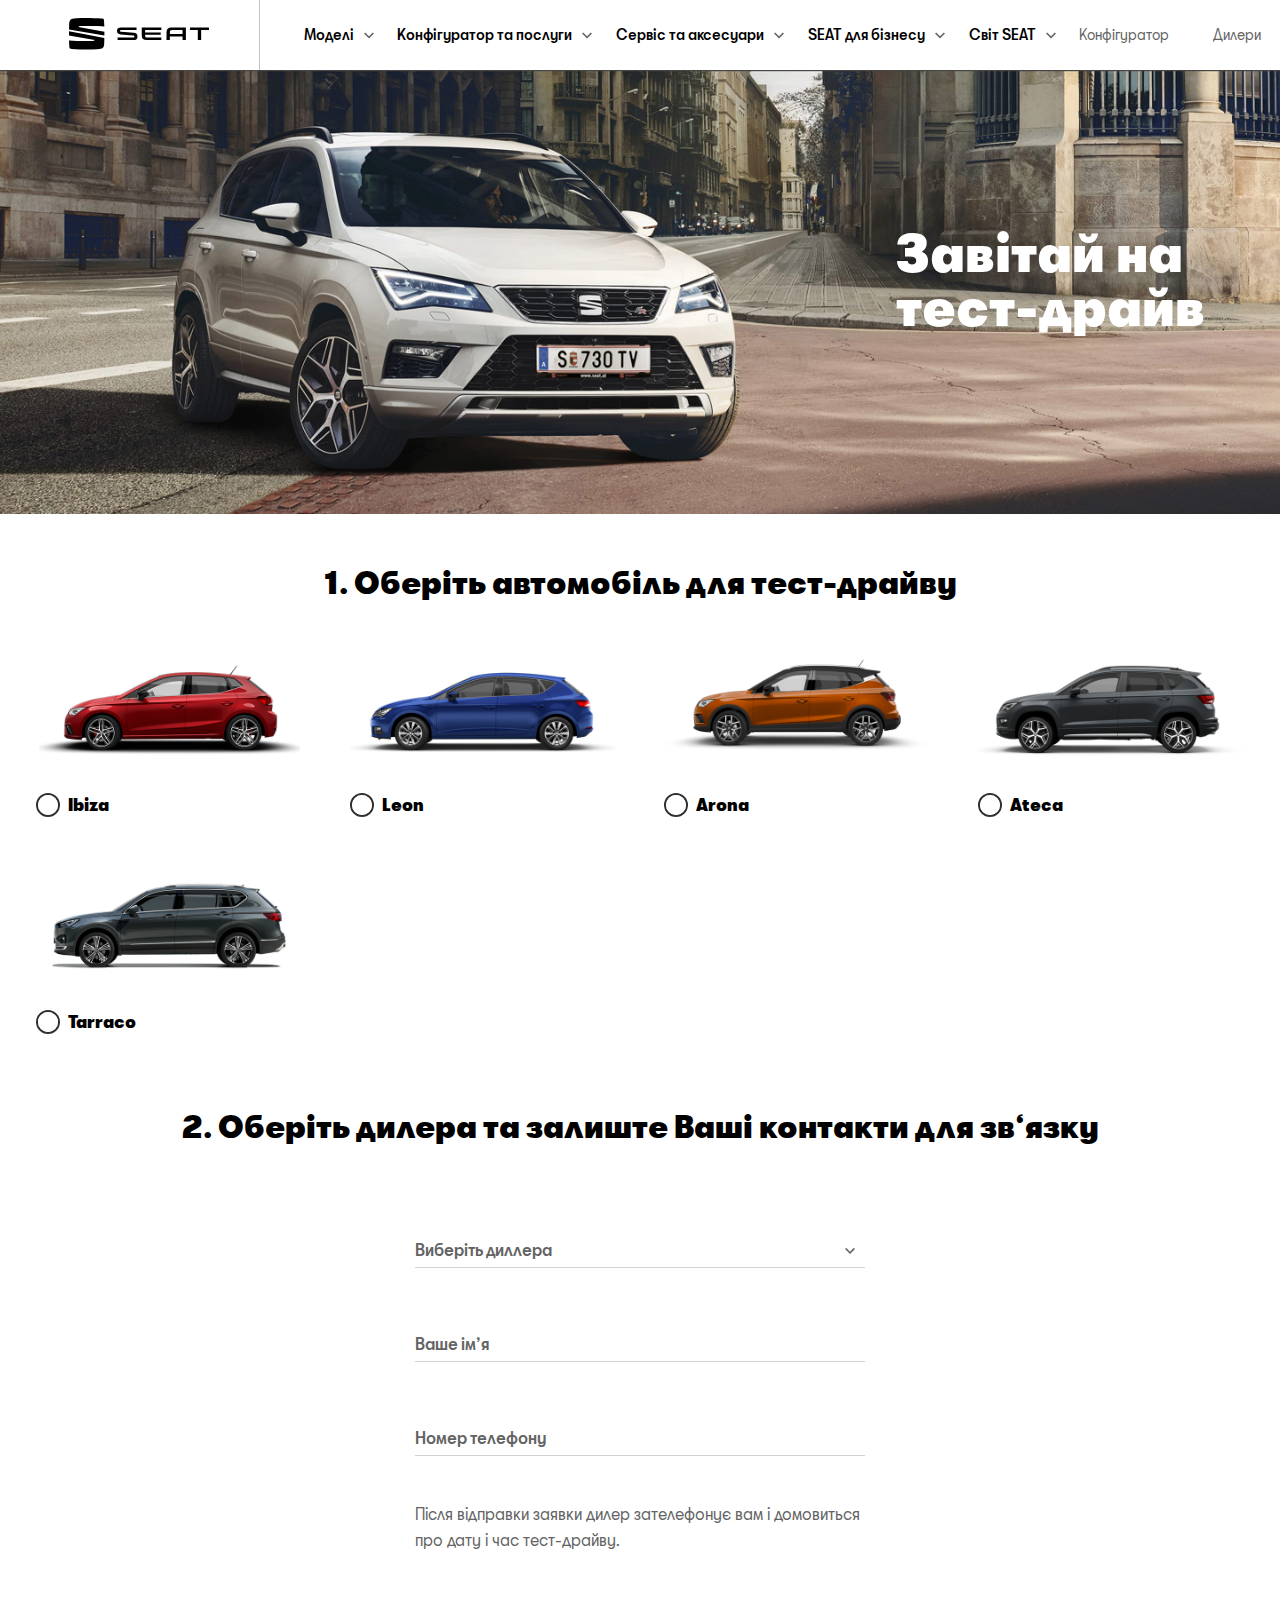
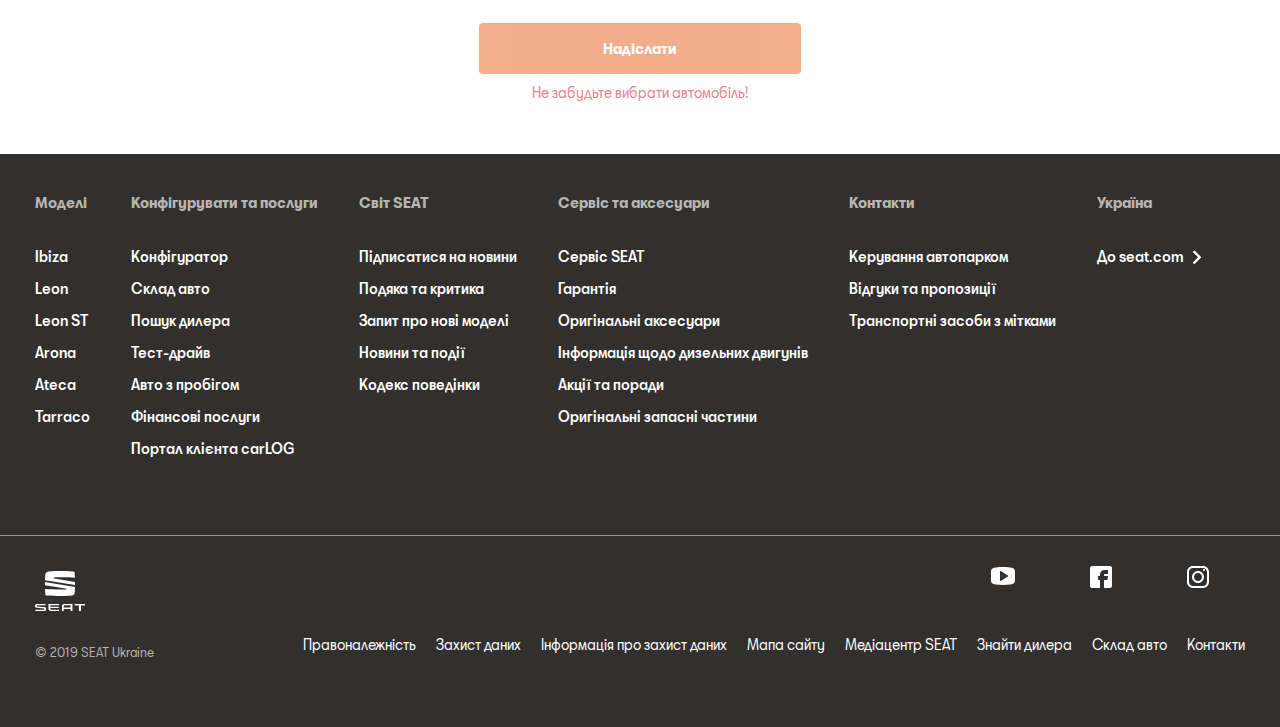
<file: index.html>
<!doctype html>
<html>
  <head>
    <meta charset="utf-8">
    <title>Тест-драйв SEAT</title>
    <meta http-equiv="X-UA-Compatible" content="IE=Edge">
    <meta name="viewport" content="width=device-width, initial-scale=1, shrink-to-fit=no">
    <meta name="description" content="Запис на тест-драйв SEAT">
    <meta name="keywords" content="тест сеат, тестдрайв сеат, записаться на тест сеат, сеат запись на тест, тест SEAT, тестдрайв SEAT, тест-драйв SEAT, SEAT тест">
    <link rel="stylesheet" media="all" href="css/app.css">
    <meta name="theme-color" content="#fff">
    <link rel="shortcut icon" href="favicon.ico">
    <!-- Google Tag Manager -->
    <script>
      (function(w, d, s, l, i)
      {
        w[l] = w[l] || [];
        w[l].push(
        {
          'gtm.start': new Date().getTime(),
          event: 'gtm.js'
        });
        var f = d.getElementsByTagName(s)[0],
          j = d.createElement(s),
          dl = l != 'dataLayer' ? '&l=' + l : '';
        j.async = true;
        j.src = 'https://www.googletagmanager.com/gtm.js?id=' + i + dl;
        f.parentNode.insertBefore(j, f);
      })(window, document, 'script', 'dataLayer', 'GTM-K5GT3XT');

    </script>
    <!-- End Google Tag Manager -->
  </head>
  <body>
    <!-- Google Tag Manager (noscript) -->
    <noscript><iframe src="https://www.googletagmanager.com/ns.html?id=GTM-K5GT3XT" height="0" width="0" style="display:none;visibility:hidden"></iframe></noscript>
    <!-- End Google Tag Manager (noscript) -->
    <!-- BEGIN content -->
    <header></header>
    <header class="header-line">
      <div class="header">
        <a href="https://seat.ua" class="mob-logo">
          <svg xmlns="http://www.w3.org/2000/svg" viewBox="0 0 454.25 102.31">
            <title>SEAT Logo</title>
            <path d="M209.93,48.23,169.6,44.9c-3.33-.26-3.92-1.42-3.92-3.43,0-1.85,1-2.91,3.55-2.91h49.85V30.68H168c-7.31,0-12.27,2.8-12.27,10.94s3.75,11,12.05,11.63l40.44,3.39c3.12.26,4,1.31,4,3.54s-1,3.43-3.7,3.43H157.71v8h51.64c8.88,0,12.79-3.54,12.79-11.94C222.14,52,218.59,49,209.93,48.23ZM0,57,83.65,71.23c-1.72,2.68-5.1,3.37-7.61,3.37-3.22,0-15.31-.15-20-.15-18.52,0-41.23-.73-56-1.73.18,3.7.72,14.87,1,18.66.37,5.66.55,6.74,2,7.71.65.44,1.91,1.07,5.22,1.3,31.88,2.23,57.32,2.42,82.3,1.06,10.79-.59,15.3-1.41,19.18-4.84,2.8-2.5,4.23-6.63,4.47-13.43.19-5.67.44-15.57.52-18.68L0,43.14ZM36.09,26.18c1.74-.22,16.37-.48,32.63-.32s34.91,1.12,45.91,1.69c-.23-4.75-.67-13.39-.88-16.62-.38-5.66-.56-6.74-2-7.71-.66-.45-1.91-1.07-5.23-1.3C74.68-.31,49.25-.5,24.26.86,13.48,1.44,9,2.26,5.09,5.7,2.28,8.19.85,12.33.62,19.13.44,24.44.2,33.45.11,37.14L114.79,57V44.66L30.43,29C30.91,28.29,32.54,26.63,36.09,26.18Zm200,31.35c0,9.2,5,14.06,15.86,14.06h47.69v-8H254.49c-6.35,0-7.51-2.06-7.51-7.77V54.52h50.54V46.7H247v-8h52.66v-8H236.09ZM392.51,30.68v8h25.43V71.59h10.83V38.67h25.48v-8Zm-76.12,15v26h10.84V59.65h41.18V71.59h10.83V30.68H332.19C321.36,30.68,316.39,36.44,316.39,45.64Zm52-7V51.61H327.23V48c0-5.6.89-9.35,7.5-9.35Z"></path>
          </svg>
        </a>
        <ul class="header__menu">
          <li class="menu-logo">
            <a href="https://seat.ua" class="header__logo">
              <svg xmlns="http://www.w3.org/2000/svg" viewBox="0 0 454.25 102.31">
                <title>SEAT Logo</title>
                <path d="M209.93,48.23,169.6,44.9c-3.33-.26-3.92-1.42-3.92-3.43,0-1.85,1-2.91,3.55-2.91h49.85V30.68H168c-7.31,0-12.27,2.8-12.27,10.94s3.75,11,12.05,11.63l40.44,3.39c3.12.26,4,1.31,4,3.54s-1,3.43-3.7,3.43H157.71v8h51.64c8.88,0,12.79-3.54,12.79-11.94C222.14,52,218.59,49,209.93,48.23ZM0,57,83.65,71.23c-1.72,2.68-5.1,3.37-7.61,3.37-3.22,0-15.31-.15-20-.15-18.52,0-41.23-.73-56-1.73.18,3.7.72,14.87,1,18.66.37,5.66.55,6.74,2,7.71.65.44,1.91,1.07,5.22,1.3,31.88,2.23,57.32,2.42,82.3,1.06,10.79-.59,15.3-1.41,19.18-4.84,2.8-2.5,4.23-6.63,4.47-13.43.19-5.67.44-15.57.52-18.68L0,43.14ZM36.09,26.18c1.74-.22,16.37-.48,32.63-.32s34.91,1.12,45.91,1.69c-.23-4.75-.67-13.39-.88-16.62-.38-5.66-.56-6.74-2-7.71-.66-.45-1.91-1.07-5.23-1.3C74.68-.31,49.25-.5,24.26.86,13.48,1.44,9,2.26,5.09,5.7,2.28,8.19.85,12.33.62,19.13.44,24.44.2,33.45.11,37.14L114.79,57V44.66L30.43,29C30.91,28.29,32.54,26.63,36.09,26.18Zm200,31.35c0,9.2,5,14.06,15.86,14.06h47.69v-8H254.49c-6.35,0-7.51-2.06-7.51-7.77V54.52h50.54V46.7H247v-8h52.66v-8H236.09ZM392.51,30.68v8h25.43V71.59h10.83V38.67h25.48v-8Zm-76.12,15v26h10.84V59.65h41.18V71.59h10.83V30.68H332.19C321.36,30.68,316.39,36.44,316.39,45.64Zm52-7V51.61H327.23V48c0-5.6.89-9.35,7.5-9.35Z"></path>
              </svg>
            </a>
          </li>
          <li>
            <div>Моделі</div>
            <ul class="sub-menu full-width">
              <li>
                <a href="https://www.seat.ua/ibiza/oglyad">
                  <img src="./img/menu/seat-ibiza.png"> Ibiza <p>Від 365 334,00 грн.</p>
                </a>
              </li>
              <li>
                <a href="https://www.seat.ua/leon-5d/oglyad">
                  <img src="./img/menu/leon-5-tuerer.png"> Leon <p>Від 455 976,00 грн.</p>
                </a>
              </li>
              <li>
                <a href="https://www.seat.ua/leon-sportourer-st/oglyad">
                  <img src="./img/menu/leon-st.png"> Leon ST <p>Від 518 864,00 грн.</p>
                </a>
              </li>
              <li>
                <a href="https://www.seat.ua/arona/oglyad">
                  <img src="./img/menu/arona.png"> Arona <p>Від 513 777,00 грн.</p>
                </a>
              </li>
              <li>
                <a href="https://www.seat.ua/ateca/oglyad">
                  <img src="./img/menu/ateca.png"> Ateca <p>Від 591 115,00 грн.</p>
                </a>
              </li>
              <li>
                <a href="https://www.seat.ua/tarraco/oglyad">
                  <img src="./img/menu/seat-tarraco.png"> Tarraco </a>
              </li>
            </ul>
          </li>
          <li>
            <div>Конфігуратор та послуги</div>
            <ul class="sub-menu">
              <li>
                <a href="https://cc.seat.ua/cc-ua/uk_UA_SEAT/S/models">
                  <img src="./img/menu/seat-car-configurator.jpg"> Конфігуратор <p>Оберіть свій SEAT</p>
                </a>
              </li>
              <li>
                <a href="https://sklad.seat.ua/sl-ua/uk_UA_SEAT/S/">
                  <img src="./img/menu/svn.jpg"> Авто в наявності <p>Всі доступні SEAT в Україні </p>
                </a>
              </li>
              <li>
                <a href="https://www.seat.ua/konfigurator-ta-poslugi/specialni-propoziciyi">
                  <img src="./img/menu/aktionen-menue.jpg"> Спеціальні пропозиції <p>Спеціальні пропозиції від SEAT</p>
                </a>
              </li>
              <li>
                <a href="https://testdrive.seat.ua/">
                  <img src="./img/menu/seat-test-drive.jpg"> Тест-драйв <p>Запрошуємо на тест-драйв SEAT</p>
                </a>
              </li>
              <li>
                <a href="https://www.seat.ua/konfigurator-ta-poslugi/avto-z-probigom">
                  <img src="./img/menu/seat-used-cars.jpg"> Авто з пробігом <p>Гарантовано якісні автомобілі</p>
                </a>
              </li>
              <li>
                <a href="https://carlog.com/ua/poa/index" target="_blank">
                  <img src="./img/menu/strasse-2x-2-.jpg"> Портал клієнта carLOG <p>Допомагає у пошуку авто Вашої мрії</p>
                </a>
              </li>
              <li>
                <a href="https://www.seat.ua/konfigurator-ta-poslugi/finansovi-poslugi">
                  <img src="./img/menu/menu-finanz.jpg"> Фінансові послуги <p>Умови фінансування</p>
                </a>
              </li>
              <li>
                <a href="https://www.seat.ua/konfigurator-ta-poslugi/katalogi-ta-prais-listi">Каталоги та прайс-листи <span>></span></a>
              </li>
            </ul>
          </li>
          <li>
            <div>Сервіс та аксесуари</div>
            <ul class="sub-menu">
              <li>
                <a href="https://www.seat.ua/servis-ta-aksesuari/specialni-propoziciyi/oglyad">
                  <img src="./img/menu/1.jpg"> Спеціальні пропозиції <p>Скористайтеся вигодою </p>
                </a>
              </li>
              <li>
                <a href="https://www.seat.ua/servis-ta-aksesuari/servis/tehnichne-obslugovuvannya">
                  <img src="./img/menu/3.jpg"> Сервіс та обслуговування <p>Завжди на швидкій смузі</p>
                </a>
              </li>
              <li>
                <a href="https://www.seat.ua/servis-ta-aksesuari/garantiya/oglyad">
                  <img src="./img/menu/ss-cs-14-016.jpg"> Гарантія <p>Гарантія на нові автомобілі</p>
                </a>
              </li>
              <li>
                <a href="https://www.seat.ua/servis-ta-aksesuari/originalni-zapasni-chastini/oglyad">
                  <img src="./img/menu/4.jpg"> Оригінальні запасні частини <p>З нами ви завжди будете мобільним</p>
                </a>
              </li>
              <li>
                <a href="https://www.seat.ua/servis-ta-aksesuari/aksesuari/kolekciya-aksesuariv-seat">
                  <img src="./img/menu/2.jpg"> Аксесуари <p>Індивідуальність для автомобіля на кожен день</p>
                </a>
              </li>
              <li>
                <a href="https://www.seat.ua/servis-ta-aksesuari/portal-kliyenta-carlog/oglyad">
                  <img src="./img/menu/seat-service-insurance.jpg"> Портал клієнта carLOG <p>Ваш цифровий портал клієнта </p>
                </a>
              </li>
              <li>
                <a href="https://www.seat.ua/servis-ta-aksesuari/informaciya-shodo-dizelnih-dviguniv-1/oglyad">
                  <img src="./img/menu/6.jpg"> Інформація щодо дизельних двигунів <p>Ваше задоволення - наша мета</p>
                </a>
              </li>
              <li><a href="https://www.seat.ua/servis-ta-aksesuari/seat-asistans">SEAT Асистанс <span>></span></a></li>
            </ul>
          </li>
          <li>
            <div>SEAT для бізнесу</div>
            <ul class="sub-menu">
              <li>
                <a href="https://www.seat.ua/seat-dlya-biznesu/oglyad">
                  <img src="./img/menu/41.jpg"> SEAT for Business <p>Скористайся зараз!</p>
                </a>
              </li>
              <li>
                <a href="https://www.seat.ua/seat-dlya-biznesu/keruvannya-avtoparkom">
                  <img src="./img/menu/42.jpg"> Керування автопарком <p>Економіка автопарку</p>
                </a>
              </li>
              <li>
                <a href="https://www.seat.ua/seat-dlya-biznesu/transportni-zasobi-z-mitkami">
                  <img src="./img/menu/43.jpg"> Транспортні засоби з мітками <p>Спеціальні рішення для спеціальних вимог</p>
                </a>
              </li>
            </ul>
          </li>
          <li>
            <div>Світ SEAT</div>
            <ul class="sub-menu">
              <li>
                <a href="https://www.seat.ua/svit-seat/mobilni-rishennya-vid-seat/mobilni-rishennya-vid-seat">
                  <img src="./img/menu/51.jpg"> Easy Mobility <p>Сучасна концепція мобільності</p>
                </a>
              </li>
              <li>
                <a href="https://www.seat.ua/svit-seat/nathnennya-dlya-tvorchogo-sposobu-zhittya">
                  <img src="./img/menu/52.jpg"> Натхнення для творчого способу життя <p>Барселона є центром творчості та інновацій.</p>
                </a>
              </li>
              <li>
                <a href="https://www.seat.ua/svit-seat/vashe-kredo">
                  <img src="./img/menu/53.jpg"> Ваше кредо <p>Життя занадто коротке, щоб стояти на місці</p>
                </a>
              </li>
              <li>
                <a href="https://www.seat.ua/svit-seat/novini-ta-podiyi/kategoriyi/125-ostanni-novini">
                  <img src="./img/menu/54.jpg"> Новини та події <p>Новини та події нашого бренду</p>
                </a>
              </li>
              <li>
                <a href="https://www.seat.ua/svit-seat/istoriya-seat/istoriya-seat">
                  <img src="./img/menu/55.jpg"> Наша історія <p>Подорож понад 60 років</p>
                </a>
              </li>
              <li>
                <a href="https://www.seat.ua/svit-seat/kontakti/vidguki-ta-propoziciyi">
                  <img src="./img/menu/56.jpg"> Контакти <p>Питання, побажання, пропозиції? Зв'яжіться з нами!</p>
                </a>
              </li>
              <li>
                <a href="https://www.seat.ua/svit-seat/richnii-zvit/oglyad">
                  <img src="./img/menu/57.jpg"> Річний звіт <p>Майбутнє поруч</p>
                </a>
              </li>
              <li>
                <a href="https://www.seat.ua/svit-seat/karyera/karyera">Кар'єра <span>></span></a>
                <a href="https://www.seat.ua/svit-seat/compliance">Комплаєнс <span>></span></a>
                <a href="https://www.seat.ua/svit-seat/yakist-seat">Якість SEAT <span>></span></a>
              </li>
            </ul>
          </li>
          <li>
            <div class="header__menu--is-gray"><a href="https://cc.seat.ua/cc-ua/uk_UA_SEAT/S/models">Конфігуратор</a></div>
          </li>
          <li>
            <div class="header__menu--is-gray"><a href="https://www.seat.ua/dileri">Дилери</a></div>
          </li>
        </ul>
        <div class="header__menu-button">
          <span></span>
          <span></span>
          <span></span>
        </div>
      </div>
    </header>
    <section class="banner">
      <img src="./img/bg.png" class="banner__image banner__image--mob-hide">
      <img src="./img/bg-sm.png" class="banner__image banner__image--mob-show">
      <div class="banner-line">
        <div class="banner__text">Завітай на<br>тест-драйв</div>
      </div>
    </section>
    <section class="carsSelector-line">
      <h2>1. Оберіть автомобіль для тест-драйву</h2>
      <ul class="carsCatalog">
        <li data-auto="Seat Ibiza" class="carsCatalog__item">
          <figure>
            <div class="carsCatalog__image">
              <img src="./img/seat-ibiza.png">
            </div>
          </figure>
          <div class="carsCatalog__selector">
            <div class="check">
              <div class="is-checked"></div>
            </div>Ibiza
          </div>
        </li>
        <li data-auto="Seat Leon" class="carsCatalog__item">
          <figure>
            <div class="carsCatalog__image">
              <img src="./img/seat-leon.png">
            </div>
          </figure>
          <div class="carsCatalog__selector">
            <div class="check">
              <div class="is-checked"></div>
            </div>Leon
          </div>
        </li>
        <li data-auto="Seat Arona" class="carsCatalog__item">
          <figure>
            <div class="carsCatalog__image">
              <img src="./img/seat-arona.png">
            </div>
          </figure>
          <div class="carsCatalog__selector">
            <div class="check">
              <div class="is-checked"></div>
            </div>Arona
          </div>
        </li>
        <li data-auto="Seat Ateca" class="carsCatalog__item">
          <figure>
            <div class="carsCatalog__image">
              <img src="./img/seat-ateca.png">
            </div>
          </figure>
          <div class="carsCatalog__selector">
            <div class="check">
              <div class="is-checked"></div>
            </div>Ateca
          </div>
        </li>
        <li data-auto="Seat Tarraco" class="carsCatalog__item">
          <figure>
            <div class="carsCatalog__image">
              <img src="./img/seat-tarraco.png">
            </div>
          </figure>
          <div class="carsCatalog__selector">
            <div class="check">
              <div class="is-checked"></div>
            </div>Tarraco
          </div>
        </li>
      </ul>
    </section>
    <section class="orderForm-line">
      <h2>2. Оберіть дилера та залиште Ваші контакти для зв‘язку</h2>
      <div class="orderForm">
        <fieldset class="dealer stop">
          <input class="input-dealer" id="dealer" type="text" name="dealer" data-min="3" required="">
          <label for="dealer">Виберіть диллера <span>
              <svg id="Layer_1" data-name="Layer 1" xmlns="http://www.w3.org/2000/svg" viewBox="0 0 9.6 5.93">
                <defs>
                  <style>
                    .cls-1 {
                      opacity: 0.6;
                    }

                    .cls-2 {
                      fill-rule: evenodd;
                    }

                  </style>
                </defs>
                <g class="cls-1">
                  <polygon class="cls-2" points="1.13 5.93 4.8 2.27 8.47 5.93 8.47 5.93 9.6 4.8 4.8 0 0 4.8 1.13 5.93 1.13 5.93"></polygon>
                </g>
              </svg>
            </span>
          </label>
          <div class="after"></div>
          <div class="error">Ви не вибрали диллера</div>
          <ul class="dd-menu"></ul>
        </fieldset>
        <fieldset class="stop">
          <input id="name" type="text" name="name" data-min="3" required="">
          <label for="name">Ваше ім’я</label>
          <div class="after"></div>
          <div class="error">Ви не вказали ім’я</div>
        </fieldset>
        <fieldset class="stop">
          <input id="phone" type="phone" name="phone" data-min="18" required="">
          <label for="phone">Номер телефону</label>
          <div class="after"></div>
          <div class="error">Ви не вказали номер телефону</div>
        </fieldset>
        <div class="orderForm__description">Після відправки заявки дилер зателефонує вам і домовиться про дату і час тест-драйву.</div>
        <div class="orderForm__button js-modal-show">Надіслати</div>
        <div class="error-auto">Не забудьте вибрати автомобіль!</div>
        <div>
    </div></div></section>
    <footer>
      <div class="footerLinks">
        <div class="footerLinks__col footerLinks__col--is-last">
          <div class="footerLinks__title">Україна</div>
          <ul>
            <li><a href="https://www.seat.com/">До seat.com <svg id="Layer_1" data-name="Layer 1" xmlns="http://www.w3.org/2000/svg" viewBox="0 0 9.6 5.93">
                  <defs>
                    <style>
                      .cls-2 {
                        fill-rule: evenodd;
                      }

                    </style>
                  </defs>
                  <polygon class="cls-2" points="1.13 5.93 4.8 2.27 8.47 5.93 8.47 5.93 9.6 4.8 4.8 0 0 4.8 1.13 5.93 1.13 5.93"></polygon>
                </svg>
              </a></li>
          </ul>
        </div>
        <div class="footerLinks__col footerLinks__col--mob-hidden">
          <div class="footerLinks__title">Моделі</div>
          <ul>
            <li><a href="https://www.seat.ua/ibiza/oglyad">Ibiza</a></li>
            <li><a href="https://www.seat.ua/leon-5d/oglyad">Leon</a></li>
            <li><a href="https://www.seat.ua/leon-sportourer-st/oglyad">Leon ST</a></li>
            <li><a href="https://www.seat.ua/arona/oglyad">Arona</a></li>
            <li><a href="https://www.seat.ua/ateca/oglyad">Ateca</a></li>
            <li><a href="https://www.seat.ua/tarraco/oglyad">Tarraco</a></li>
          </ul>
        </div>
        <div class="footerLinks__col footerLinks__col--mob-hidden">
          <div class="footerLinks__title">Конфігурувати та послуги</div>
          <ul>
            <li><a href="https://cc.seat.ua/cc-ua/uk_UA_SEAT/S/models">Конфігуратор</a></li>
            <li><a href="https://sklad.seat.ua/sl-ua/uk_UA_SEAT/S/">Склад авто</a></li>
            <li><a href="https://www.seat.ua/znaiti-dilera">Пошук дилера</a></li>
            <li><a href="https://testdrive.seat.ua/">Тест-драйв</a></li>
            <li><a href="https://www.seat.ua/konfigurator-ta-poslugi/avto-z-probigom#13834-113335-headline">Авто з пробігом</a></li>
            <li><a href="https://www.seat.ua/konfigurator-ta-poslugi/finansovi-poslugi">Фінансові послуги</a></li>
            <li><a href="https://carlog.com/ua/poa/index" target="_blank">Портал клієнта carLOG</a></li>
          </ul>
        </div>
        <div class="footerLinks__col footerLinks__col--mob-hidden">
          <div class="footerLinks__title">Світ SEAT</div>
          <ul>
            <li><a href="https://www.seat.ua/svit-seat/kontakti/rozsilka-novin">Підписатися на новини</a></li>
            <li><a href="https://www.seat.ua/svit-seat/kontakti/vidguki-ta-propoziciyi">Подяка та критика</a></li>
            <li><a href="https://www.seat.ua/svit-seat/kontakti/novi-avto">Запит про нові моделі</a></li>
            <li><a href="https://www.seat.ua/svit-seat/novini-ta-podiyi/kategoriyi/125-ostanni-novini">Новини та події</a></li>
            <li><a href="https://www.seat.ua/svit-seat/compliance">Кодекс поведінки</a></li>
          </ul>
        </div>
        <div class="footerLinks__col footerLinks__col--mob-hidden">
          <div class="footerLinks__title">Сервіс та аксесуари</div>
          <ul>
            <li><a href="https://www.seat.ua/servis-ta-aksesuari/servis/tehnichne-obslugovuvannya">Сервіс SEAT</a></li>
            <li><a href="https://www.seat.ua/servis-ta-aksesuari/garantiya/oglyad">Гарантія</a></li>
            <li><a href="https://www.seat.ua/servis-ta-aksesuari/aksesuari/kolekciya-aksesuariv-seat">Оригінальні аксесуари</a></li>
            <li><a href="https://www.seat.ua/servis-ta-aksesuari/informaciya-shodo-dizelnih-dviguniv-1/oglyad">Інформація щодо дизельних двигунів</a></li>
            <li><a href="https://www.seat.ua/servis-ta-aksesuari/specialni-propoziciyi/oglyad">Акції та поради</a></li>
            <li><a href="https://www.seat.ua/servis-ta-aksesuari/originalni-zapasni-chastini/oglyad">Оригінальні запасні частини</a></li>
          </ul>
        </div>
        <div class="footerLinks__col footerLinks__col--mob-hidden">
          <div class="footerLinks__title">Контакти</div>
          <ul>
            <li><a href="https://www.seat.ua/seat-dlya-biznesu/keruvannya-avtoparkom">Керування автопарком</a></li>
            <li><a href="https://www.seat.ua/svit-seat/kontakti/vidguki-ta-propoziciyi">Відгуки та пропозиції</a></li>
            <li><a href="https://www.seat.ua/seat-dlya-biznesu/transportni-zasobi-z-mitkami">Транспортні засоби з мітками</a></li>
          </ul>
        </div>
      </div>
      <div class="footerFooter">
        <div class="footerFooter__logo">
          <svg xmlns="http://www.w3.org/2000/svg" width="50" height="40" viewBox="0 0 50 40">
            <g fill="#FFF" fill-rule="evenodd">
              <path d="M2.329 35.433c-.558-.045-.656-.244-.656-.588 0-.316.168-.498.593-.498h8.348V33h-8.56C.832 33 0 33.48 0 34.873c0 1.401.628 1.872 2.018 1.989l6.773.579c.522.045.664.226.664.605 0 .363-.16.588-.62.588H.337V40h8.649c1.487 0 2.142-.607 2.142-2.044 0-1.31-.594-1.827-2.045-1.953l-6.754-.57zm12.96 1.871c0 .978.194 1.33 1.256 1.33h7.561V40H16.12c-1.814 0-2.657-.833-2.657-2.406V33h10.643v1.366h-8.818v1.375h8.463v1.338h-8.463v.225zM39.66 33v1.366h4.258V40h1.815v-5.634H50V33H39.66zM29.56 33c-1.815 0-2.647.986-2.647 2.56V40h1.814v-2.044h6.897V40h1.815v-7h-7.88zm6.064 1.366v2.215h-6.897v-.615c0-.958.15-1.6 1.258-1.6h5.639z"></path>
              <path d="M40 33v1.367h4.118V40h1.755v-5.633H50V33zM10 9.126c.025-.905.086-3.12.133-4.425.06-1.67.435-2.687 1.169-3.3C12.315.556 13.497.354 16.318.211c6.537-.334 13.19-.288 21.53.26.867.057 1.196.21 1.367.32.369.238.415.505.513 1.895.057.795.17 2.917.23 4.084-2.876-.139-7.757-.374-12.01-.415-4.252-.04-8.08.025-8.535.08-.93.11-1.356.518-1.481.697L40 10.975V14L10 9.126zM10 11l30 5.053c-.02.737-.088 3.078-.138 4.42-.06 1.609-.435 2.588-1.169 3.178-1.013.813-2.194 1.007-5.015 1.146-6.536.322-13.189.277-21.527-.25-.867-.056-1.195-.203-1.366-.31-.369-.228-.416-.484-.514-1.823-.066-.896-.209-3.54-.256-4.414 3.869.236 9.81.41 14.654.41 1.216 0 4.379.034 5.22.034.657 0 1.542-.163 1.99-.797L10 14.272V11z"></path>
            </g>
          </svg>
        </div>
        <div class="footerFooter__social">
          <a href="https://www.youtube.com/user/SEATua" target="_blank">
            <svg height="21" viewBox="0 0 24 21" width="24" xmlns="http://www.w3.org/2000/svg">
              <path d="m16.771 11.4205-7 4.5c-.082.053-.176.08-.271.08-.082 0-.164-.021-.239-.061-.16-.088-.261-.256-.261-.439v-9c0-.184.101-.351.261-.439.16-.087.356-.082.51.018l7 4.5c.143.092.229.251.229.421s-.086.328-.229.42m4.164-8.747-1.899-.237c-4.652-.582-9.419-.582-14.071 0l-1.899.237c-1.748.219-3.066 1.712-3.066 3.474v9.704c0 1.761 1.318 3.255 3.066 3.473l1.899.238c2.326.29 4.693.438 7.035.438 2.343 0 4.71-.148 7.036-.438l1.899-.238c1.748-.218 3.065-1.712 3.065-3.473v-9.704c0-1.762-1.317-3.255-3.065-3.474" fill="#fff" fill-rule="evenodd" transform="translate(0 -2)"></path>
            </svg>
          </a>
          <a href="https://www.facebook.com/SEAT.ukraine/" target="_blank">
            <svg height="22" viewBox="0 0 22 22" width="22" xmlns="http://www.w3.org/2000/svg">
              <path d="m76 0h-18c-1.103 0-2 .897-2 2v18c0 1.103.897 2 2 2h7.5c.276 0 .5-.224.5-.5v-7c0-.276-.224-.5-.5-.5h-.979c-.276 0-.5-.224-.5-.5v-3c0-.276.224-.5.5-.5h.979c.276 0 .5-.224.5-.5v-1c0-2.481 2.019-4.5 4.5-4.5h3c.276 0 .5.224.5.5v3c0 .276-.224.5-.5.5h-3c-.276 0-.5.224-.5.5v1c0 .276.224.5.5.5h3c.147 0 .287.064.381.176.096.113.137.261.112.407l-.5 3c-.04.241-.247.417-.493.417h-2.5c-.276 0-.5.224-.5.5v7c0 .276.224.5.5.5h5.5c1.103 0 2-.897 2-2v-18c0-1.103-.897-2-2-2" fill="#fff" fill-rule="evenodd" transform="translate(-56)"></path>
            </svg>
          </a>
          <a href="https://www.instagram.com/seatukraine/" target="_blank">
            <svg height="22" viewBox="0 0 22 22" width="22" xmlns="http://www.w3.org/2000/svg">
              <path d="m115.978 2c-2.193 0-3.978 1.785-3.978 3.978v10.044c0 2.193 1.785 3.978 3.978 3.978h10.044c2.193 0 3.978-1.785 3.978-3.978v-10.044c0-2.193-1.785-3.978-3.978-3.978zm10.044 20h-10.044c-3.296 0-5.978-2.682-5.978-5.978v-10.044c0-3.296 2.682-5.978 5.978-5.978h10.044c3.296 0 5.978 2.682 5.978 5.978v10.044c0 3.296-2.682 5.978-5.978 5.978zm-5.022-15c-2.206 0-4 1.794-4 4s1.794 4 4 4 4-1.794 4-4-1.794-4-4-4zm0 10c-3.309 0-6-2.691-6-6s2.691-6 6-6 6 2.691 6 6-2.691 6-6 6zm6-12c-.551 0-1-.449-1-1s.449-1 1-1 1 .449 1 1-.449 1-1 1z" fill="#fff" fill-rule="evenodd" transform="translate(-110)"></path>
            </svg>
          </a>
        </div>
        <div class="footerFooter__copy">&copy; 2019 SEAT Ukraine</div>
        <div class="footerFooter__bottomLinks">
          <ul>
            <li><a href="https://www.seat.ua/pravonalezhnist">Правоналежність</a></li>
            <li><a href="https://www.seat.ua/zahist-danih">Захист даних</a></li>
            <li><a href="https://www.seat.ua/informaciya-pro-zahist-danih">Інформація про захист даних</a></li>
            <li><a href="https://www.seat.ua/mapa-saitu">Мапа сайту</a></li>
            <li><a href="http://seat-mediacenter.com/en-stories/proc">Медіацентр SEAT</a></li>
            <li><a href="https://www.seat.ua/znaiti-dilera">Знайти дилера</a></li>
            <li><a href="https://sklad.seat.ua/sl-ua/uk_UA_SEAT/S/">Склад авто</a></li>
            <li><a href="https://www.seat.ua/kontakti">Контакти</a></li>
          </ul>
        </div>
      </div>
    </footer>
    <div class="modal is-hidden js-modal">
      <div class="modal__shadow"></div>
      <div class="modal__body">
        <div class="button-close js-modal-hide">
          <svg height="27" viewBox="0 0 26 27" width="26" xmlns="http://www.w3.org/2000/svg">
            <g fill="#868686">
              <path d="m.79305322 1.48495858.7219882-.69190536 23.69190538 24.72198818-.7219882.6919054z"></path>
              <path d="m.79305322 1.48495858.7219882-.69190536 23.69190538 24.72198818-.7219882.6919054z" transform="matrix(1 0 0 -1 0 27)"></path>
            </g>
          </svg>
        </div>
        <div class="confirmation">
          <h3>Підтвердження заявки</h3>
          <form id="confirmForm" class="confirmForm">
            <div>
              <label for="f_auto">Автомобіль для тест-драйву:</label>
              <input id="f_auto" type="text" name="f_auto" value="" readonly="">
            </div>
            <div>
              <label for="f_dealer">Дилер:</label>
              <input id="f_dealer" type="text" name="f_dealer" value="" readonly="">
            </div>
            <div>
              <label for="f_name">Ваше ім’я:</label>
              <input id="f_name" type="text" name="f_name" value="" readonly="">
            </div>
            <div>
              <label for="f_phone">Мобільний телефон:</label>
              <input id="f_phone" type="text" name="f_phone" value="" readonly="">
            </div>
            <div class="action">
              <div class="agreement">Натискаючи кнопку “Підтвердити” ви даєте згоду на обробку Ваших персональних даних.</div>
              <div class="buttons">
                <input class="button cancel js-modal-hide" type="button" value="Відміна">
                <input class="button submit" type="submit" id="submit" value="Підтвердити">
              </div>
            </div>
          </form>
        </div>
        <div class="thankyou">
          <h3>Заявка успішно відправлена</h3>
          <div class="manager">Дякуємо! Наш менеджер зателефонує вам найближчим часом.</div>
          <a href="https://seat.ua" class="button home">На головну</a>
        </div>
      </div>
      <footer class="footer"></footer>
      <!-- END content -->
      <!-- BEGIN scripts -->
      <script type="text/javascript" src="js/app.js"></script>
      <!-- END scripts -->
  </div></body>
</html>
</file>
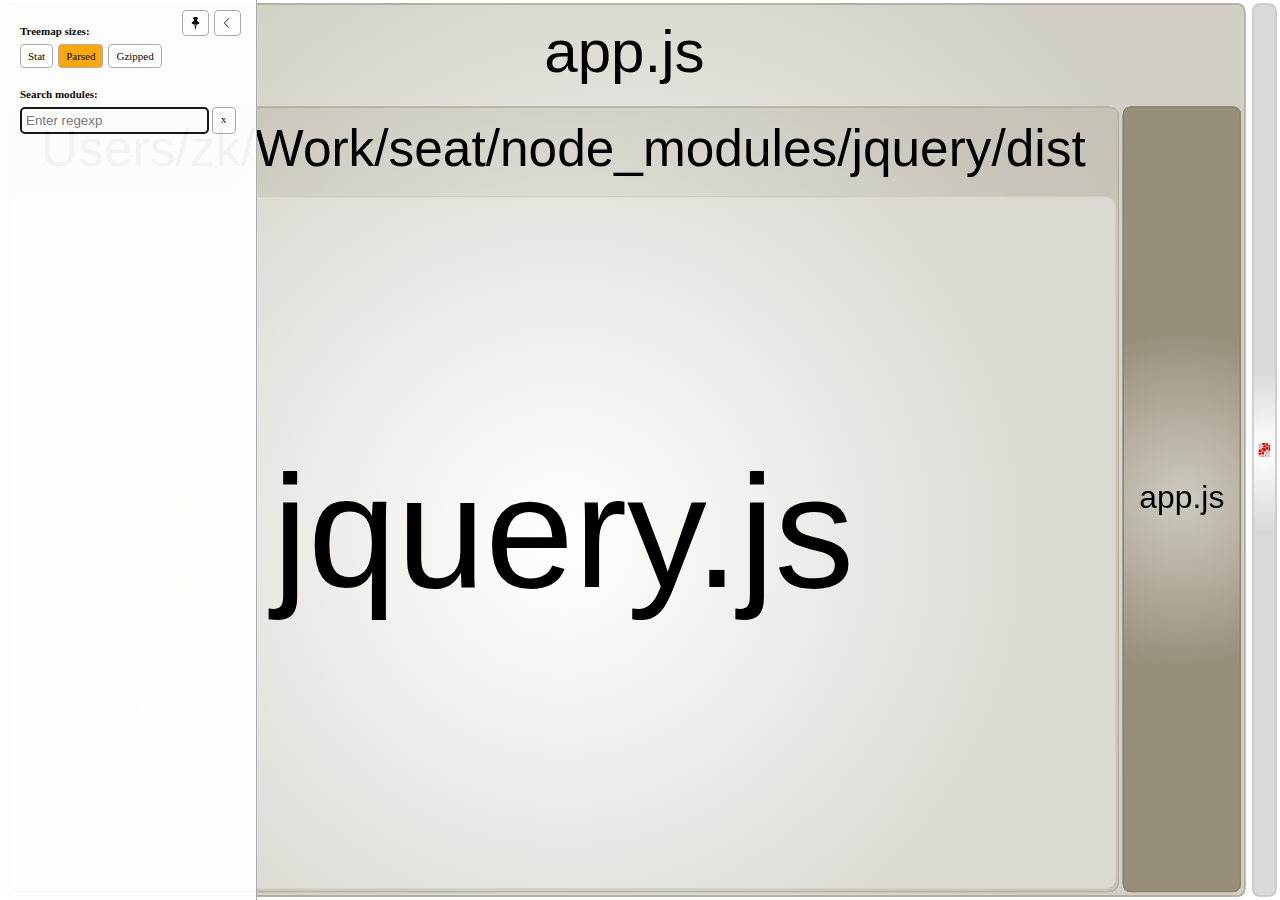
<file: js/report.html>
<!DOCTYPE html>
<html>
  <head>
    <meta charset="UTF-8"/>
    <meta name="viewport" content="width=device-width, initial-scale=1"/>
    <title>Webpack Bundle Analyzer</title>

    
  <!-- viewer.js -->
  <script>
    !function(e){var t={};function n(r){if(t[r])return t[r].exports;var i=t[r]={i:r,l:!1,exports:{}};return e[r].call(i.exports,i,i.exports,n),i.l=!0,i.exports}n.m=e,n.c=t,n.d=function(e,t,r){n.o(e,t)||Object.defineProperty(e,t,{enumerable:!0,get:r})},n.r=function(e){"undefined"!=typeof Symbol&&Symbol.toStringTag&&Object.defineProperty(e,Symbol.toStringTag,{value:"Module"}),Object.defineProperty(e,"__esModule",{value:!0})},n.t=function(e,t){if(1&t&&(e=n(e)),8&t)return e;if(4&t&&"object"==typeof e&&e&&e.__esModule)return e;var r=Object.create(null);if(n.r(r),Object.defineProperty(r,"default",{enumerable:!0,value:e}),2&t&&"string"!=typeof e)for(var i in e)n.d(r,i,function(t){return e[t]}.bind(null,i));return r},n.n=function(e){var t=e&&e.__esModule?function(){return e.default}:function(){return e};return n.d(t,"a",t),t},n.o=function(e,t){return Object.prototype.hasOwnProperty.call(e,t)},n.p="/",n(n.s=69)}([function(e,t,n){var r;
/*!
  Copyright (c) 2017 Jed Watson.
  Licensed under the MIT License (MIT), see
  http://jedwatson.github.io/classnames
*/
/*!
  Copyright (c) 2017 Jed Watson.
  Licensed under the MIT License (MIT), see
  http://jedwatson.github.io/classnames
*/
!function(){"use strict";var n={}.hasOwnProperty;function i(){for(var e=[],t=0;t<arguments.length;t++){var r=arguments[t];if(r){var o=typeof r;if("string"===o||"number"===o)e.push(r);else if(Array.isArray(r)&&r.length){var a=i.apply(null,r);a&&e.push(a)}else if("object"===o)for(var s in r)n.call(r,s)&&r[s]&&e.push(s)}}return e.join(" ")}e.exports?(i.default=i,e.exports=i):void 0===(r=function(){return i}.apply(t,[]))||(e.exports=r)}()},function(e,t,n){var r=n(40);"string"==typeof r&&(r=[[e.i,r,""]]);var i={hmr:!0,transform:void 0,insertInto:void 0};n(3)(r,i);r.locals&&(e.exports=r.locals)},function(e,t,n){"use strict";e.exports=function(e){var t=[];return t.toString=function(){return this.map(function(t){var n=function(e,t){var n=e[1]||"",r=e[3];if(!r)return n;if(t&&"function"==typeof btoa){var i=(a=r,"/*# sourceMappingURL=data:application/json;charset=utf-8;base64,"+btoa(unescape(encodeURIComponent(JSON.stringify(a))))+" */"),o=r.sources.map(function(e){return"/*# sourceURL="+r.sourceRoot+e+" */"});return[n].concat(o).concat([i]).join("\n")}var a;return[n].join("\n")}(t,e);return t[2]?"@media "+t[2]+"{"+n+"}":n}).join("")},t.i=function(e,n){"string"==typeof e&&(e=[[null,e,""]]);for(var r={},i=0;i<this.length;i++){var o=this[i][0];null!=o&&(r[o]=!0)}for(i=0;i<e.length;i++){var a=e[i];null!=a[0]&&r[a[0]]||(n&&!a[2]?a[2]=n:n&&(a[2]="("+a[2]+") and ("+n+")"),t.push(a))}},t}},function(e,t,n){var r,i,o={},a=(r=function(){return window&&document&&document.all&&!window.atob},function(){return void 0===i&&(i=r.apply(this,arguments)),i}),s=function(e){var t={};return function(e,n){if("function"==typeof e)return e();if(void 0===t[e]){var r=function(e,t){return t?t.querySelector(e):document.querySelector(e)}.call(this,e,n);if(window.HTMLIFrameElement&&r instanceof window.HTMLIFrameElement)try{r=r.contentDocument.head}catch(i){r=null}t[e]=r}return t[e]}}(),u=null,l=0,c=[],h=n(29);function f(e,t){for(var n=0;n<e.length;n++){var r=e[n],i=o[r.id];if(i){i.refs++;for(var a=0;a<i.parts.length;a++)i.parts[a](r.parts[a]);for(;a<r.parts.length;a++)i.parts.push(y(r.parts[a],t))}else{var s=[];for(a=0;a<r.parts.length;a++)s.push(y(r.parts[a],t));o[r.id]={id:r.id,refs:1,parts:s}}}}function d(e,t){for(var n=[],r={},i=0;i<e.length;i++){var o=e[i],a=t.base?o[0]+t.base:o[0],s={css:o[1],media:o[2],sourceMap:o[3]};r[a]?r[a].parts.push(s):n.push(r[a]={id:a,parts:[s]})}return n}function p(e,t){var n=s(e.insertInto);if(!n)throw new Error("Couldn't find a style target. This probably means that the value for the 'insertInto' parameter is invalid.");var r=c[c.length-1];if("top"===e.insertAt)r?r.nextSibling?n.insertBefore(t,r.nextSibling):n.appendChild(t):n.insertBefore(t,n.firstChild),c.push(t);else if("bottom"===e.insertAt)n.appendChild(t);else{if("object"!=typeof e.insertAt||!e.insertAt.before)throw new Error("[Style Loader]\n\n Invalid value for parameter 'insertAt' ('options.insertAt') found.\n Must be 'top', 'bottom', or Object.\n (https://github.com/webpack-contrib/style-loader#insertat)\n");var i=s(e.insertAt.before,n);n.insertBefore(t,i)}}function g(e){if(null===e.parentNode)return!1;e.parentNode.removeChild(e);var t=c.indexOf(e);t>=0&&c.splice(t,1)}function b(e){var t=document.createElement("style");if(void 0===e.attrs.type&&(e.attrs.type="text/css"),void 0===e.attrs.nonce){var r=function(){0;return n.nc}();r&&(e.attrs.nonce=r)}return v(t,e.attrs),p(e,t),t}function v(e,t){Object.keys(t).forEach(function(n){e.setAttribute(n,t[n])})}function y(e,t){var n,r,i,o;if(t.transform&&e.css){if(!(o="function"==typeof t.transform?t.transform(e.css):t.transform.default(e.css)))return function(){};e.css=o}if(t.singleton){var a=l++;n=u||(u=b(t)),r=w.bind(null,n,a,!1),i=w.bind(null,n,a,!0)}else e.sourceMap&&"function"==typeof URL&&"function"==typeof URL.createObjectURL&&"function"==typeof URL.revokeObjectURL&&"function"==typeof Blob&&"function"==typeof btoa?(n=function(e){var t=document.createElement("link");return void 0===e.attrs.type&&(e.attrs.type="text/css"),e.attrs.rel="stylesheet",v(t,e.attrs),p(e,t),t}(t),r=function(e,t,n){var r=n.css,i=n.sourceMap,o=void 0===t.convertToAbsoluteUrls&&i;(t.convertToAbsoluteUrls||o)&&(r=h(r));i&&(r+="\n/*# sourceMappingURL=data:application/json;base64,"+btoa(unescape(encodeURIComponent(JSON.stringify(i))))+" */");var a=new Blob([r],{type:"text/css"}),s=e.href;e.href=URL.createObjectURL(a),s&&URL.revokeObjectURL(s)}.bind(null,n,t),i=function(){g(n),n.href&&URL.revokeObjectURL(n.href)}):(n=b(t),r=function(e,t){var n=t.css,r=t.media;r&&e.setAttribute("media",r);if(e.styleSheet)e.styleSheet.cssText=n;else{for(;e.firstChild;)e.removeChild(e.firstChild);e.appendChild(document.createTextNode(n))}}.bind(null,n),i=function(){g(n)});return r(e),function(t){if(t){if(t.css===e.css&&t.media===e.media&&t.sourceMap===e.sourceMap)return;r(e=t)}else i()}}e.exports=function(e,t){if("undefined"!=typeof DEBUG&&DEBUG&&"object"!=typeof document)throw new Error("The style-loader cannot be used in a non-browser environment");(t=t||{}).attrs="object"==typeof t.attrs?t.attrs:{},t.singleton||"boolean"==typeof t.singleton||(t.singleton=a()),t.insertInto||(t.insertInto="head"),t.insertAt||(t.insertAt="bottom");var n=d(e,t);return f(n,t),function(e){for(var r=[],i=0;i<n.length;i++){var a=n[i];(s=o[a.id]).refs--,r.push(s)}e&&f(d(e,t),t);for(i=0;i<r.length;i++){var s;if(0===(s=r[i]).refs){for(var u=0;u<s.parts.length;u++)s.parts[u]();delete o[s.id]}}}};var m,x=(m=[],function(e,t){return m[e]=t,m.filter(Boolean).join("\n")});function w(e,t,n,r){var i=n?"":r.css;if(e.styleSheet)e.styleSheet.cssText=x(t,i);else{var o=document.createTextNode(i),a=e.childNodes;a[t]&&e.removeChild(a[t]),a.length?e.insertBefore(o,a[t]):e.appendChild(o)}}},function(e,t,n){var r=n(32);"string"==typeof r&&(r=[[e.i,r,""]]);var i={hmr:!0,transform:void 0,insertInto:void 0};n(3)(r,i);r.locals&&(e.exports=r.locals)},function(e,t,n){"use strict";
/**
 * filesize
 *
 * @copyright 2018 Jason Mulligan <jason.mulligan@avoidwork.com>
 * @license BSD-3-Clause
 * @version 3.6.1
 */
/**
 * filesize
 *
 * @copyright 2018 Jason Mulligan <jason.mulligan@avoidwork.com>
 * @license BSD-3-Clause
 * @version 3.6.1
 */
!function(t){var n=/^(b|B)$/,r={iec:{bits:["b","Kib","Mib","Gib","Tib","Pib","Eib","Zib","Yib"],bytes:["B","KiB","MiB","GiB","TiB","PiB","EiB","ZiB","YiB"]},jedec:{bits:["b","Kb","Mb","Gb","Tb","Pb","Eb","Zb","Yb"],bytes:["B","KB","MB","GB","TB","PB","EB","ZB","YB"]}},i={iec:["","kibi","mebi","gibi","tebi","pebi","exbi","zebi","yobi"],jedec:["","kilo","mega","giga","tera","peta","exa","zetta","yotta"]};function o(e){var t,o,a,s,u,l,c,h,f,d,p,g,b,v=arguments.length>1&&void 0!==arguments[1]?arguments[1]:{},y=[],m=0,x=void 0,w=void 0;if(isNaN(e))throw new Error("Invalid arguments");return o=!0===v.bits,f=!0===v.unix,t=v.base||2,h=void 0!==v.round?v.round:f?1:2,d=void 0!==v.separator&&v.separator||"",p=void 0!==v.spacer?v.spacer:f?"":" ",b=v.symbols||v.suffixes||{},g=2===t&&v.standard||"jedec",c=v.output||"string",s=!0===v.fullform,u=v.fullforms instanceof Array?v.fullforms:[],x=void 0!==v.exponent?v.exponent:-1,a=t>2?1e3:1024,(l=(w=Number(e))<0)&&(w=-w),(-1===x||isNaN(x))&&(x=Math.floor(Math.log(w)/Math.log(a)))<0&&(x=0),x>8&&(x=8),0===w?(y[0]=0,y[1]=f?"":r[g][o?"bits":"bytes"][x]):(m=w/(2===t?Math.pow(2,10*x):Math.pow(1e3,x)),o&&(m*=8)>=a&&x<8&&(m/=a,x++),y[0]=Number(m.toFixed(x>0?h:0)),y[1]=10===t&&1===x?o?"kb":"kB":r[g][o?"bits":"bytes"][x],f&&(y[1]="jedec"===g?y[1].charAt(0):x>0?y[1].replace(/B$/,""):y[1],n.test(y[1])&&(y[0]=Math.floor(y[0]),y[1]=""))),l&&(y[0]=-y[0]),y[1]=b[y[1]]||y[1],"array"===c?y:"exponent"===c?x:"object"===c?{value:y[0],suffix:y[1],symbol:y[1]}:(s&&(y[1]=u[x]?u[x]:i[g][x]+(o?"bit":"byte")+(1===y[0]?"":"s")),d.length>0&&(y[0]=y[0].toString().replace(".",d)),y.join(p))}o.partial=function(e){return function(t){return o(t,e)}},e.exports=o}("undefined"!=typeof window&&window)},function(e,t,n){var r=n(48);"string"==typeof r&&(r=[[e.i,r,""]]);var i={hmr:!0,transform:void 0,insertInto:void 0};n(3)(r,i);r.locals&&(e.exports=r.locals)},function(e,t,n){var r=n(37);"string"==typeof r&&(r=[[e.i,r,""]]);var i={hmr:!0,transform:void 0,insertInto:void 0};n(3)(r,i);r.locals&&(e.exports=r.locals)},function(e,t,n){var r=n(59),i=n(14),o=/[&<>"']/g,a=RegExp(o.source);e.exports=function(e){return(e=i(e))&&a.test(e)?e.replace(o,r):e}},function(e,t,n){var r=n(30);"string"==typeof r&&(r=[[e.i,r,""]]);var i={hmr:!0,transform:void 0,insertInto:void 0};n(3)(r,i);r.locals&&(e.exports=r.locals)},function(e,t,n){var r=n(31);"string"==typeof r&&(r=[[e.i,r,""]]);var i={hmr:!0,transform:void 0,insertInto:void 0};n(3)(r,i);r.locals&&(e.exports=r.locals)},function(e,t,n){var r=n(36);"string"==typeof r&&(r=[[e.i,r,""]]);var i={hmr:!0,transform:void 0,insertInto:void 0};n(3)(r,i);r.locals&&(e.exports=r.locals)},function(e,t,n){var r=n(61);"string"==typeof r&&(r=[[e.i,r,""]]);var i={hmr:!0,transform:void 0,insertInto:void 0};n(3)(r,i);r.locals&&(e.exports=r.locals)},function(e,t,n){var r=n(19).Symbol;e.exports=r},function(e,t,n){var r=n(56);e.exports=function(e){return null==e?"":r(e)}},function(e,t,n){var r=n(28);"string"==typeof r&&(r=[[e.i,r,""]]);var i={hmr:!0,transform:void 0,insertInto:void 0};n(3)(r,i);r.locals&&(e.exports=r.locals)},function(e,t,n){var r=n(38);"string"==typeof r&&(r=[[e.i,r,""]]);var i={hmr:!0,transform:void 0,insertInto:void 0};n(3)(r,i);r.locals&&(e.exports=r.locals)},function(e,t,n){var r=n(39);"string"==typeof r&&(r=[[e.i,r,""]]);var i={hmr:!0,transform:void 0,insertInto:void 0};n(3)(r,i);r.locals&&(e.exports=r.locals)},function(e,t){e.exports=function(e){var t=typeof e;return null!=e&&("object"==t||"function"==t)}},function(e,t,n){var r=n(42),i="object"==typeof self&&self&&self.Object===Object&&self,o=r||i||Function("return this")();e.exports=o},function(e,t,n){var r=n(44),i=n(47),o="[object Symbol]";e.exports=function(e){return"symbol"==typeof e||i(e)&&r(e)==o}},function(e,t){var n=RegExp("[\\u200d\\ud800-\\udfff\\u0300-\\u036f\\ufe20-\\ufe2f\\u20d0-\\u20ff\\ufe0e\\ufe0f]");e.exports=function(e){return n.test(e)}},function(e,t){
/**
 * Carrot Search FoamTree HTML5 (demo variant)
 * v3.4.5, 4fa198d722d767b68d0409e88290ea6de98d1eaa/4fa198d7, build FOAMTREE-SOFTWARE4-DIST-39, Jul 26, 2017
 * 
 * Carrot Search confidential.
 * Copyright 2002-2017, Carrot Search s.c, All Rights Reserved.
 */
!function(){var e,t=function(){var e,n=window.navigator.userAgent;try{window.localStorage.setItem("ftap5caavc","ftap5caavc"),window.localStorage.removeItem("ftap5caavc"),e=!0}catch(r){e=!1}return{of:function(){return/webkit/i.test(n)},mf:function(){return/Mac/.test(n)},lf:function(){return/iPad|iPod|iPhone/.test(n)},hf:function(){return/Android/.test(n)},ii:function(){return"ontouchstart"in window||!!window.DocumentTouch&&document instanceof window.DocumentTouch},hi:function(){return e},gi:function(){var e=document.createElement("canvas");return!(!e.getContext||!e.getContext("2d"))},Dd:function(e,n){return[].forEach&&t.gi()?e&&e():n&&n()}}}(),n=function(){function e(){return window.performance&&(window.performance.now||window.performance.mozNow||window.performance.msNow||window.performance.oNow||window.performance.webkitNow)||Date.now}var t=e();return{create:function(){return{now:(t=e(),function(){return t.call(window.performance)})};var t},now:function(){return t.call(window.performance)}}}();function r(){function r(){if(!u)throw"AF0";var e=n.now();0!==l&&(o.Kd=e-l),l=e,s=s.filter(function(e){return null!==e}),o.frames++;for(var t=0;t<s.length;t++){var r=s[t];null!==r&&(!0===r.ye.call(r.Yg)?s[t]=null:m.Sc(r.repeat)&&(r.repeat=r.repeat-1,0>=r.repeat&&(s[t]=null)))}s=s.filter(function(e){return null!==e}),u=!1,i(),0!==(e=n.now()-e)&&(o.Jd=e),o.totalTime+=e,o.Oe=1e3*o.frames/o.totalTime,l=0===s.length?0:n.now()}function i(){0<s.length&&!u&&(u=!0,a(r))}var o=this.rg={frames:0,totalTime:0,Jd:0,Kd:0,Oe:0};e=o;var a=function(){return t.lf()?function(e){window.setTimeout(e,0)}:window.requestAnimationFrame||window.webkitRequestAnimationFrame||window.mozRequestAnimationFrame||window.oRequestAnimationFrame||window.msRequestAnimationFrame||(e=n.create(),function(t){var n=0;window.setTimeout(function(){var r=e.now();t(),n=e.now()-r},16>n?16-n:0)});var e}(),s=[],u=!1,l=0;this.repeat=function(e,t,n){this.cancel(e),s.push({ye:e,Yg:n,repeat:t}),i()},this.d=function(e,t){this.repeat(e,1,t)},this.cancel=function(e){for(var t=0;t<s.length;t++){var n=s[t];null!==n&&n.ye===e&&(s[t]=null)}},this.k=function(){s=[]}}var i,o=t.Dd(function(){function e(){this.buffer=[],this.oa=0,this.Gc=m.extend({},s)}function t(e){return function(){var t,n=this.buffer,r=this.oa;for(n[r++]="call",n[r++]=e,n[r++]=arguments.length,t=0;t<arguments.length;t++)n[r++]=arguments[t];this.oa=r}}function n(e){return function(){return r[e].apply(r,arguments)}}(i=document.createElement("canvas")).width=1,i.height=1;var r=i.getContext("2d"),i=["font"],a="fillStyle globalAlpha globalCompositeOperation lineCap lineDashOffset lineJoin lineWidth miterLimit shadowBlur shadowColor shadowOffsetX shadowOffsetY strokeStyle textAlign textBaseline".split(" "),s={};return a.concat(i).forEach(function(e){s[e]=r[e]}),e.prototype.clear=function(){this.oa=0},e.prototype.Na=function(){return 0===this.oa},e.prototype.Ta=function(e){e instanceof o?function(e,t,n){for(var r=0,i=e.oa,o=e.buffer;r<n;)o[i++]=t[r++];e.oa=i}(e,this.buffer,this.oa):function(e,t,n,r){for(var i=0;i<n;)switch(t[i++]){case"set":e[t[i++]]=t[i++];break;case"setGlobalAlpha":e[t[i++]]=t[i++]*r;break;case"call":var o=t[i++];switch(t[i++]){case 0:e[o]();break;case 1:e[o](t[i++]);break;case 2:e[o](t[i++],t[i++]);break;case 3:e[o](t[i++],t[i++],t[i++]);break;case 4:e[o](t[i++],t[i++],t[i++],t[i++]);break;case 5:e[o](t[i++],t[i++],t[i++],t[i++],t[i++]);break;case 6:e[o](t[i++],t[i++],t[i++],t[i++],t[i++],t[i++]);break;case 7:e[o](t[i++],t[i++],t[i++],t[i++],t[i++],t[i++],t[i++]);break;case 8:e[o](t[i++],t[i++],t[i++],t[i++],t[i++],t[i++],t[i++],t[i++]);break;case 9:e[o](t[i++],t[i++],t[i++],t[i++],t[i++],t[i++],t[i++],t[i++],t[i++]);break;default:throw"CB0"}}}(e,this.buffer,this.oa,m.B(e.globalAlpha,1))},e.prototype.replay=e.prototype.Ta,e.prototype.d=function(){return new e},e.prototype.scratch=e.prototype.d,"arc arcTo beginPath bezierCurveTo clearRect clip closePath drawImage fill fillRect fillText lineTo moveTo putImageData quadraticCurveTo rect rotate scale setLineDash setTransform stroke strokeRect strokeText transform translate".split(" ").forEach(function(n){e.prototype[n]=t(n)}),["measureText","createLinearGradient","createRadialGradient","createPattern","getLineDash"].forEach(function(t){e.prototype[t]=n(t)}),["save","restore"].forEach(function(r){e.prototype[r]=function(e,t){return function(){e.apply(this,arguments),t.apply(this,arguments)}}(t(r),n(r))}),i.forEach(function(t){Object.defineProperty(e.prototype,t,{set:function(e){r[t]=e,this.Gc[t]=e;var n=this.buffer;n[this.oa++]="set",n[this.oa++]=t,n[this.oa++]=e},get:function(){return this.Gc[t]}})}),a.forEach(function(t){Object.defineProperty(e.prototype,t,{set:function(e){this.Gc[t]=e;var n=this.buffer;n[this.oa++]="globalAlpha"===t?"setGlobalAlpha":"set",n[this.oa++]=t,n[this.oa++]=e},get:function(){return this.Gc[t]}})}),e.prototype.roundRect=function(e,t,n,r,i){this.beginPath(),this.moveTo(e+i,t),this.lineTo(e+n-i,t),this.quadraticCurveTo(e+n,t,e+n,t+i),this.lineTo(e+n,t+r-i),this.quadraticCurveTo(e+n,t+r,e+n-i,t+r),this.lineTo(e+i,t+r),this.quadraticCurveTo(e,t+r,e,t+r-i),this.lineTo(e,t+i),this.quadraticCurveTo(e,t,e+i,t),this.closePath()},e.prototype.fillPolygonWithText=function(e,t,n,r,i){i||(i={});var a={sb:m.B(i.maxFontSize,D.Ea.sb),Zc:m.B(i.minFontSize,D.Ea.Zc),lineHeight:m.B(i.lineHeight,D.Ea.lineHeight),pb:m.B(i.horizontalPadding,D.Ea.pb),eb:m.B(i.verticalPadding,D.Ea.eb),tb:m.B(i.maxTotalTextHeight,D.Ea.tb),fontFamily:m.B(i.fontFamily,D.Ea.fontFamily),fontStyle:m.B(i.fontStyle,D.Ea.fontStyle),fontVariant:m.B(i.fontVariant,D.Ea.fontVariant),fontWeight:m.B(i.fontWeight,D.Ea.fontWeight),verticalAlign:m.B(i.verticalAlign,D.Ea.verticalAlign)},s=i.cache;if(s&&m.Q(i,"area")){s.jd||(s.jd=new o);var u=i.area,l=m.B(i.cacheInvalidationThreshold,.05);e=D.xe(a,this,r,e,z.q(e,{}),{x:t,y:n},i.allowForcedSplit||!1,i.allowEllipsis||!1,s,u,l,i.invalidateCache)}else e=D.Le(a,this,r,e,z.q(e,{}),{x:t,y:n},i.allowForcedSplit||!1,i.allowEllipsis||!1);return e.la?{fit:!0,lineCount:e.mc,fontSize:e.fontSize,box:{x:e.da.x,y:e.da.y,w:e.da.f,h:e.da.i},ellipsis:e.ec}:{fit:!1}},e}),a=t.Dd(function(){function e(e){this.O=e,this.d=[],this.Ib=[void 0],this.Nc=["#SIZE#px sans-serif"],this.Ld=[0],this.Md=[1],this.ie=[0],this.je=[0],this.ke=[0],this.Qd=[10],this.hc=[10],this.Sb=[this.Ib,this.Nc,this.hc,this.Ld,this.Md,this.ie,this.Qd,this.je,this.ke],this.ga=[1,0,0,1,0,0]}function t(e){var t=e.O,n=e.Sb[0].length-1;e.Ib[n]&&(t.setLineDash(e.Ib[n]),t.Tj=e.Ld[n]),t.miterLimit=e.Qd[n],t.lineWidth=e.Md[n],t.shadowBlur=e.ie[n],t.shadowOffsetX=e.je[n],t.shadowOffsetY=e.ke[n],t.font=e.Nc[n].replace("#SIZE#",e.hc[n].toString())}function n(e,t,n){return e*n[0]+t*n[2]+n[4]}function r(e,t,n){return e*n[1]+t*n[3]+n[5]}function i(e,t){for(var n=0;n<e.length;n++)e[n]*=t[0];return e}e.prototype.save=function(){this.d.push(this.ga.slice(0));for(var e=0;e<this.Sb.length;e++){var t=this.Sb[e];t.push(t[t.length-1])}this.O.save()},e.prototype.restore=function(){this.ga=this.d.pop();for(var e=0;e<this.Sb.length;e++)this.Sb[e].pop();this.O.restore(),t(this)},e.prototype.scale=function(e,n){(r=this.ga)[0]*=e,r[1]*=e,r[2]*=n,r[3]*=n;var r=this.ga,o=this.Sb,a=o[0].length-1,s=this.Ib[a];for(s&&i(s,r),s=2;s<o.length;s++){o[s][a]*=r[0]}t(this)},e.prototype.translate=function(e,t){var n=this.ga;n[4]+=n[0]*e+n[2]*t,n[5]+=n[1]*e+n[3]*t},["moveTo","lineTo"].forEach(function(t){e.prototype[t]=function(e){return function(t,i){var o=this.ga;return this.O[e].call(this.O,n(t,i,o),r(t,i,o))}}(t)}),["clearRect","fillRect","strokeRect","rect"].forEach(function(t){e.prototype[t]=function(e){return function(t,i,o,a){var s=this.ga;return this.O[e].call(this.O,n(t,i,s),r(t,i,s),o*s[0],a*s[3])}}(t)}),"fill stroke beginPath closePath clip createImageData createPattern getImageData putImageData getLineDash setLineDash".split(" ").forEach(function(t){e.prototype[t]=function(e){return function(){return this.O[e].apply(this.O,arguments)}}(t)}),[{vb:"lineDashOffset",zb:function(e){return e.Ld}},{vb:"lineWidth",zb:function(e){return e.Md}},{vb:"miterLimit",zb:function(e){return e.Qd}},{vb:"shadowBlur",zb:function(e){return e.ie}},{vb:"shadowOffsetX",zb:function(e){return e.je}},{vb:"shadowOffsetY",zb:function(e){return e.ke}}].forEach(function(t){Object.defineProperty(e.prototype,t.vb,{set:function(e){var n=t.zb(this);e*=this.ga[0],n[n.length-1]=e,this.O[t.vb]=e}})});var o=/(\d+(?:\.\d+)?)px/;return Object.defineProperty(e.prototype,"font",{set:function(e){var t=o.exec(e);if(1<t.length){var n=this.hc.length-1;this.hc[n]=parseFloat(t[1]),this.Nc[n]=e.replace(o,"#SIZE#px"),this.O.font=this.Nc[n].replace("#SIZE#",(this.hc[n]*this.ga[0]).toString())}}}),"fillStyle globalAlpha globalCompositeOperation lineCap lineJoin shadowColor strokeStyle textAlign textBaseline".split(" ").forEach(function(t){Object.defineProperty(e.prototype,t,{set:function(e){this.O[t]=e}})}),e.prototype.arc=function(e,t,i,o,a,s){var u=this.ga;this.O.arc(n(e,t,u),r(e,t,u),i*u[0],o,a,s)},e.prototype.arcTo=function(e,t,i,o,a){var s=this.ga;this.O.arc(n(e,t,s),r(e,t,s),n(i,o,s),r(i,o,s),a*s[0])},e.prototype.bezierCurveTo=function(e,t,i,o,a,s){var u=this.ga;this.O.bezierCurveTo(n(e,t,u),r(e,t,u),n(i,o,u),r(i,o,u),n(a,s,u),r(a,s,u))},e.prototype.drawImage=function(e,t,i,o,a,s,u,l,c){function h(t,i,o,a){d.push(n(t,i,f)),d.push(r(t,i,f)),o=m.V(o)?e.width:o,a=m.V(a)?e.height:a,d.push(o*f[0]),d.push(a*f[3])}var f=this.ga,d=[e];m.V(s)?h(t,i,o,a):h(s,u,l,c),this.O.drawImage.apply(this.O,d)},e.prototype.quadraticCurveTo=function(e,t,i,o){var a=this.ga;this.O.quadraticCurveTo(n(e,t,a),r(e,t,a),n(i,o,a),r(i,o,a))},e.prototype.fillText=function(e,t,i,o){var a=this.ga;this.O.fillText(e,n(t,i,a),r(t,i,a),m.Sc(o)?o*a[0]:1e20)},e.prototype.setLineDash=function(e){e=i(e.slice(0),this.ga),this.Ib[this.Ib.length-1]=e,this.O.setLineDash(e)},e}),s=(i=!t.of()||t.lf()||t.hf()?1:7,{eh:function(){function e(e){e.beginPath(),u.le(e,l)}(a=document.createElement("canvas")).width=800,a.height=600;var t,r=a.getContext("2d"),o=a.width,a=a.height,s=0,l=[{x:0,y:100}];for(t=1;6>=t;t++)s=2*t*Math.PI/6,l.push({x:0+100*Math.sin(s),y:0+100*Math.cos(s)});t={polygonPlainFill:[e,function(e){e.fillStyle="rgb(255, 0, 0)",e.fill()}],polygonPlainStroke:[e,function(e){e.strokeStyle="rgb(128, 0, 0)",e.lineWidth=2,e.closePath(),e.stroke()}],polygonGradientFill:[e,function(e){var t=e.createRadialGradient(0,0,10,0,0,60);t.addColorStop(0,"rgb(255, 0, 0)"),t.addColorStop(1,"rgb(255, 255, 0)"),e.fillStyle=t,e.fill()}],polygonGradientStroke:[e,function(e){var t=e.createLinearGradient(-100,-100,100,100);t.addColorStop(0,"rgb(224, 0, 0)"),t.addColorStop(1,"rgb(32, 0, 0)"),e.strokeStyle=t,e.lineWidth=2,e.closePath(),e.stroke()}],polygonExposureShadow:[e,function(e){e.shadowBlur=50,e.shadowColor="rgba(0, 0, 0, 1)",e.fillStyle="rgba(0, 0, 0, 1)",e.globalCompositeOperation="source-over",e.fill(),e.shadowBlur=0,e.shadowColor="transparent",e.globalCompositeOperation="destination-out",e.fill()}],labelPlainFill:[function(e){e.fillStyle="#000",e.font="24px sans-serif",e.textAlign="center"},function(e){e.fillText("Some text",0,-16),e.fillText("for testing purposes",0,16)}]},s=100/Object.keys(t).length;var c,h=n.now(),f={};for(c in t){var d,p=t[c],g=n.now(),b=0;do{for(r.save(),r.translate(Math.random()*o,Math.random()*a),d=3*Math.random()+.5,r.scale(d,d),d=0;d<p.length;d++)p[d](r);r.restore(),b++,d=n.now()}while(d-g<s);f[c]=i*(d-g)/b}return f.total=n.now()-h,f}}),u={le:function(e,t){var n=t[0];e.moveTo(n.x,n.y);for(var r=t.length-1;0<r;r--)n=t[r],e.lineTo(n.x,n.y)},rj:function(e,t,n,r){var i,o,a,s,u,l=[],c=0,h=t.length;for(a=0;a<h;a++)i=t[a],o=t[(a+1)%h],i=z.d(i,o),i=Math.sqrt(i),l.push(i),c+=i;n=r*(n+.5*r*c/h),r={};c={};var f={};for(a=0;a<h;a++)i=t[a],o=t[(a+1)%h],s=t[(a+2)%h],u=l[(a+1)%h],u=Math.min(.5,n/u),z.Aa(1-u,o,s,c),z.Aa(u,o,s,f),0,0==a&&(s=Math.min(.5,n/l[0]),z.Aa(s,i,o,r),0,e.moveTo(r.x,r.y)),e.quadraticCurveTo(o.x,o.y,c.x,c.y),e.lineTo(f.x,f.y);return!0}};function l(e){function t(e){c[e].style.opacity=f*h[e]}function n(e){e.width=Math.round(o*e.n),e.height=Math.round(a*e.n)}function r(){return/relative|absolute|fixed/.test(window.getComputedStyle(i,null).getPropertyValue("position"))}var i,o,a,s,u,l=[],c={},h={},f=0;this.H=function(t){i=t,r()||(i.style.position="relative"),0!=i.clientWidth&&0!=i.clientHeight||I.Pa("element has zero dimensions: "+i.clientWidth+" x "+i.clientHeight+"."),i.innerHTML="",o=i.clientWidth,a=i.clientHeight,s=0!==o?o:void 0,u=0!==a?a:void 0,"embedded"===i.getAttribute("data-foamtree")&&I.Pa("visualization already embedded in the element."),i.setAttribute("data-foamtree","embedded"),e.c.p("stage:initialized",this,i,o,a)},this.lb=function(){i.removeAttribute("data-foamtree"),l=[],c={},e.c.p("stage:disposed",this,i)},this.k=function(){if(r()||(i.style.position="relative"),o=i.clientWidth,a=i.clientHeight,0!==o&&0!==a&&(o!==s||a!==u)){for(var t=l.length-1;0<=t;t--)n(l[t]);e.c.p("stage:resized",s,u,o,a),s=o,u=a}},this.fj=function(e,t){e.n=t,n(e)},this.oc=function(r,o,a){var s=document.createElement("canvas");return s.setAttribute("style","position: absolute; top: 0; bottom: 0; left: 0; right: 0; width: 100%; height: 100%; -webkit-touch-callout: none; -webkit-user-select: none; -moz-user-select: none; -ms-user-select: none; user-select: none;"),s.n=o,n(s),l.push(s),c[r]=s,h[r]=1,t(r),a||i.appendChild(s),e.c.p("stage:newLayer",r,s),s},this.kc=function(e,n){return m.V(n)||(h[e]=n,t(e)),h[e]},this.d=function(e){return m.V(e)||(f=e,m.Ga(c,function(e,n){t(n)})),f}}function c(e){function t(e,t,n){return y=!0,p.x=0,p.y=0,g.x=0,g.y=0,a=f,s.x=d.x,s.y=d.y,t(),u*=e,l=n?u/a:e,l=Math.max(.25/a,l),!0}function n(e,t){return t.x=e.x/f+d.x,t.y=e.y/f+d.y,t}function r(e,t,n,r,i,o,a,s,u){var l=(e-n)*(o-s)-(t-r)*(i-a);return!(1e-5>Math.abs(l))&&(u.x=((e*r-t*n)*(i-a)-(e-n)*(i*s-o*a))/l,u.y=((e*r-t*n)*(o-s)-(t-r)*(i*s-o*a))/l,!0)}var i,o,a=1,s={x:0,y:0},u=1,l=1,c=1,h={x:0,y:0},f=1,d={x:0,y:0},p={x:0,y:0},g={x:0,y:0},b={x:0,y:0,f:0,i:0},v={x:0,y:0,f:0,i:0,scale:1},y=!0;e.c.j("stage:initialized",function(e,t,n,r){i=n,o=r,b.x=0,b.y=0,b.f=n,b.i=r,v.x=0,v.y=0,v.f=n,v.i=r,v.scale=1}),e.c.j("stage:resized",function(e,t,n,r){function a(e){e.x*=l,e.y*=c}function u(e){a(e),e.f*=l,e.i*=c}i=n,o=r;var l=n/e,c=r/t;a(s),a(d),a(h),a(p),a(g),u(b),u(v)}),this.Yb=function(e,r){return t(r,function(){n(e,h)},!0)},this.Y=function(e,n){if(1==Math.round(1e4*n)/1e4){var i=b.x-d.x,o=b.y-d.y;return t(1,function(){},!0),this.d(-i,-o)}return t(n,function(){for(var t=!1;!t;){t=Math.random();var n=Math.random(),i=Math.random(),o=Math.random();t=r(e.x+t*e.f,e.y+n*e.i,b.x+t*b.f,b.y+n*b.i,e.x+i*e.f,e.y+o*e.i,b.x+i*b.f,b.y+o*b.i,h)}},!0)},this.sc=function(e,n){var a,s,u,l;return(a=e.f/e.i)<(s=i/o)?(u=e.i*s,l=e.i,a=e.x-.5*(u-e.f),s=e.y):a>s?(u=e.f,l=e.f*o/i,a=e.x,s=e.y-.5*(l-e.i)):(a=e.x,s=e.y,u=e.f,l=e.i),a-=u*n,u*=1+2*n,r(a,s-=l*n,d.x,d.y,a+u,s,d.x+i/f,d.y,h)?t(i/f/u,m.ta,!1):(y=!1,this.d(f*(d.x-a),f*(d.y-s)))},this.d=function(e,t){var n=Math.round(1e4*e)/1e4,r=Math.round(1e4*t)/1e4;return g.x+=n/f,g.y+=r/f,0!==n||0!==r},this.reset=function(e){return e&&this.content(0,0,i,o),this.Y({x:b.x+d.x,y:b.y+d.y,f:b.f/f,i:b.i/f},c/u)},this.Qb=function(e){c=Math.min(1,Math.round(1e4*(e||u))/1e4)},this.k=function(){return d.x<b.x?(b.x-d.x)*f:d.x+i/f>b.x+b.f?-(d.x+i/f-b.x-b.f)*f:0},this.A=function(){return d.y<b.y?(b.y-d.y)*f:d.y+o/f>b.y+b.i?-(d.y+o/f-b.y-b.i)*f:0},this.update=function(e){var t=Math.abs(Math.log(l));6>t?t=2:(t/=4,t+=3*t*(1<l?e:1-e)),t=1<l?Math.pow(e,t):1-Math.pow(1-e,t),f=a*(t=(y?t:1)*(l-1)+1),d.x=h.x-(h.x-s.x)/t,d.y=h.y-(h.y-s.y)/t,d.x-=p.x*(1-e)+g.x*e,d.y-=p.y*(1-e)+g.y*e,1===e&&(p.x=g.x,p.y=g.y),v.x=d.x,v.y=d.y,v.f=i/f,v.i=o/f,v.scale=f},this.S=function(e){return e.x=v.x,e.y=v.y,e.scale=v.scale,e},this.absolute=function(e,t){return n(e,t||{})},this.nd=function(e,t){var n=t||{};return n.x=(e.x-d.x)*f,n.y=(e.y-d.y)*f,n},this.Hc=function(e){return this.scale()<c/e},this.Rd=function(){return m.Fd(f,1)},this.scale=function(){return Math.round(1e4*f)/1e4},this.content=function(e,t,n,r){b.x=e,b.y=t,b.f=n,b.i=r},this.Jc=function(e,t){var n;for(n=e.length-1;0<=n;n--){var r=e[n];r.save(),r.scale(f,f),r.translate(-d.x,-d.y)}for(t(v),n=e.length-1;0<=n;n--)(r=e[n]).restore()}}var h=new function(){function e(e){if("hsl"==e.model||"hsla"==e.model)return e;var t,n=e.r/=255,r=e.g/=255,i=e.b/=255,o=Math.max(n,r,i),a=(o+(u=Math.min(n,r,i)))/2;if(o==u)t=u=0;else{var s=o-u,u=.5<a?s/(2-o-u):s/(o+u);switch(o){case n:t=(r-i)/s+(r<i?6:0);break;case r:t=(i-n)/s+2;break;case i:t=(n-r)/s+4}t/=6}return e.h=360*t,e.s=100*u,e.l=100*a,e.model="hsl",e}var t={h:0,s:0,l:0,a:1,model:"hsla"};this.Ba=function(n){return m.Tc(n)?e(h.Hg(n)):m.jc(n)?e(n):t},this.Hg=function(e){var n;return(n=/rgba\(\s*([^,\s]+)\s*,\s*([^,\s]+)\s*,\s*([^,\s]+)\s*,\s*([^,\s]+)\s*\)/.exec(e))&&5==n.length?{r:parseFloat(n[1]),g:parseFloat(n[2]),b:parseFloat(n[3]),a:parseFloat(n[4]),model:"rgba"}:(n=/hsla\(\s*([^,\s]+)\s*,\s*([^,%\s]+)%\s*,\s*([^,\s%]+)%\s*,\s*([^,\s]+)\s*\)/.exec(e))&&5==n.length?{h:parseFloat(n[1]),s:parseFloat(n[2]),l:parseFloat(n[3]),a:parseFloat(n[4]),model:"hsla"}:(n=/rgb\(\s*([^,\s]+)\s*,\s*([^,\s]+)\s*,\s*([^,\s]+)\s*\)/.exec(e))&&4==n.length?{r:parseFloat(n[1]),g:parseFloat(n[2]),b:parseFloat(n[3]),a:1,model:"rgb"}:(n=/hsl\(\s*([^,\s]+)\s*,\s*([^,\s%]+)%\s*,\s*([^,\s%]+)%\s*\)/.exec(e))&&4==n.length?{h:parseFloat(n[1]),s:parseFloat(n[2]),l:parseFloat(n[3]),a:1,model:"hsl"}:(n=/#([0-9a-fA-F]{2})([0-9a-fA-F]{2})([0-9a-fA-F]{2})/.exec(e))&&4==n.length?{r:parseInt(n[1],16),g:parseInt(n[2],16),b:parseInt(n[3],16),a:1,model:"rgb"}:(n=/#([0-9a-fA-F])([0-9a-fA-F])([0-9a-fA-F])/.exec(e))&&4==n.length?{r:17*parseInt(n[1],16),g:17*parseInt(n[2],16),b:17*parseInt(n[3],16),a:1,model:"rgb"}:t},this.Cg=function(e){function t(e,t,n){return 0>n&&(n+=1),1<n&&(n-=1),n<1/6?e+6*(t-e)*n:.5>n?t:n<2/3?e+(t-e)*(2/3-n)*6:e}if("rgb"==e.model||"rgba"==e.model)return Math.sqrt(e.r*e.r*.241+e.g*e.g*.691+e.b*e.b*.068)/255;var n,r;n=e.l/100;var i=e.s/100;if(r=e.h/360,0==e.Wj)n=e=r=n;else{var o=2*n-(i=.5>n?n*(1+i):n+i-n*i);n=t(o,i,r+1/3),e=t(o,i,r),r=t(o,i,r-1/3)}return Math.sqrt(65025*n*n*.241+65025*e*e*.691+65025*r*r*.068)/255},this.Ng=function(e){if(m.Tc(e))return e;if(!m.jc(e))return"#000";switch(e.model){case"hsla":return h.Ig(e);case"hsl":return h.Ac(e);case"rgba":return h.Lg(e);case"rgb":return h.Kg(e);default:return"#000"}},this.Lg=function(e){return"rgba("+(.5+e.r|0)+","+(.5+e.g|0)+","+(.5+e.b|0)+","+e.a+")"},this.Kg=function(e){return"rgba("+(.5+e.r|0)+","+(.5+e.g|0)+","+(.5+e.b|0)+")"},this.Ig=function(e){return"hsla("+(.5+e.h|0)+","+(.5+e.s|0)+"%,"+(.5+e.l|0)+"%,"+e.a+")"},this.Ac=function(e){return"hsl("+(.5+e.h|0)+","+(.5+e.s|0)+"%,"+(.5+e.l|0)+"%)"},this.Y=function(e,t,n){return"hsl("+(.5+e|0)+","+(.5+t|0)+"%,"+(.5+n|0)+"%)"}};function f(){var e,t=!1,n=[],r=this,i=new function(){this.N=function(i){return i&&(t?i.apply(r,e):n.push(i)),this},this.ih=function(e){return r=e,{then:this.N}}};this.J=function(){e=arguments;for(var i=0;i<n.length;i++)n[i].apply(r,e);return t=!0,this},this.L=function(){return i}}function d(e){var t=new f,n=e.length;if(0<e.length)for(var r=e.length-1;0<=r;r--)e[r].N(function(){0==--n&&t.J()});else t.J();return t.L()}function p(e){var t=0;this.d=function(){t++},this.k=function(){0===--t&&e()},this.clear=function(){t=0},this.A=function(){return 0===t}}var g={Ie:function(e,t,n,r){return r=r||{},e=e.getBoundingClientRect(),r.x=t-e.left,r.y=n-e.top,r}};function b(){var e=document,t={};this.addEventListener=function(n,r){var i=t[n];i||(i=[],t[n]=i),i.push(r),e.addEventListener(n,r)},this.d=function(){m.Ga(t,function(t,n){for(var r=t.length-1;0<=r;r--)e.removeEventListener(n,t[r])})}}function v(e){function n(e){return function(t){r(t)&&e.apply(this,arguments)}}function r(t){for(t=t.target;t;){if(t===e)return!0;t=t.parentElement}return!1}function i(e,t,n){o(e,n=n||{});for(var r=0;r<t.length;r++)t[r].call(e.target,n);return(void 0===n.Mb&&n.zi||"prevent"===n.Mb)&&e.preventDefault(),n}function o(t,n){return g.Ie(e,t.clientX,t.clientY,n),n.altKey=t.altKey,n.metaKey=t.metaKey,n.ctrlKey=t.ctrlKey,n.shiftKey=t.shiftKey,n.xb=3===t.which,n}var a=new b,s=[],u=[],l=[],c=[],h=[],f=[],d=[],p=[],v=[],y=[],m=[];this.d=function(e){s.push(e)},this.k=function(e){h.push(e)},this.ya=function(e){u.push(e)},this.Ba=function(e){l.push(e)},this.Pa=function(e){c.push(e)},this.Aa=function(e){m.push(e)},this.za=function(e){f.push(e)},this.Ja=function(e){d.push(e)},this.Y=function(e){p.push(e)},this.A=function(e){v.push(e)},this.S=function(e){y.push(e)},this.lb=function(){a.d()};var x,w,C,S,T={x:0,y:0},M={x:0,y:0},k=!1,j=!1;a.addEventListener("mousedown",n(function(t){if(t.target!==e){var n=i(t,l);M.x=n.x,M.y=n.y,T.x=n.x,T.y=n.y,k=!0,i(t,p),w=!1,x=window.setTimeout(function(){100>z.d(T,n)&&(window.clearTimeout(S),i(t,u),w=!0)},400)}})),a.addEventListener("mouseup",function(e){if(i(e,c),k){if(j&&i(e,y),window.clearTimeout(x),!w&&!j&&r(e)){var t=function(e){var t={};return t.x=e.pageX,t.y=e.pageY,t}(e);C&&100>z.d(t,C)?i(e,h):i(e,s),C=t,S=window.setTimeout(function(){C=null},350)}j=k=!1}}),a.addEventListener("mousemove",function(e){var t=o(e,{});r(e)&&i(e,f,{type:"move"}),T.x=t.x,T.y=t.y,k&&!j&&100<z.d(M,T)&&(j=!0),j&&i(e,v,t)}),a.addEventListener("mouseout",n(function(e){i(e,d,{type:"out"})})),a.addEventListener(void 0!==document.onmousewheel?"mousewheel":"MozMousePixelScroll",n(function(e){var n=e.wheelDelta,r=e.detail;i(e,m,{wd:(r?n?0<n/r/40*r?1:-1:-r/(t.mf()?40:19):n/40)/3,zi:!0})})),a.addEventListener("contextmenu",n(function(e){e.preventDefault()}))}var y=function(){function e(e){return function(t){return Math.pow(t,e)}}function t(e){return function(t){return 1-Math.pow(1-t,e)}}function n(e){return function(t){return 1>(t*=2)?.5*Math.pow(t,e):1-.5*Math.abs(Math.pow(2-t,e))}}function r(e){return function(t){for(var n=0;n<e.length;n++)t=(0,e[n])(t);return t}}return{pa:function(e){switch(e){case"linear":return y.Jb;case"bounce":return y.Vg;case"squareIn":return y.og;case"squareOut":return y.Rb;case"squareInOut":return y.pg;case"cubicIn":return y.Zg;case"cubicOut":return y.ze;case"cubicInOut":return y.$g;case"quadIn":return y.Ri;case"quadOut":return y.Ti;case"quadInOut":return y.Si;default:return y.Jb}},Jb:function(e){return e},Vg:r([n(2),function(e){return 0===e?0:1===e?1:e*(e*(e*(e*(25.9425*e-85.88)+105.78)-58.69)+13.8475)}]),og:e(2),Rb:t(2),pg:n(2),Zg:e(3),ze:t(3),$g:n(3),Ri:e(2),Ti:t(2),Si:n(2),d:r}}(),m={V:function(e){return void 0===e},nf:function(e){return null===e},Sc:function(e){return"[object Number]"===Object.prototype.toString.call(e)},Tc:function(e){return"[object String]"===Object.prototype.toString.call(e)},Gd:function(e){return"function"==typeof e},jc:function(e){return e===Object(e)},Fd:function(e,t){return 1e-6>e-t&&-1e-6<e-t},jf:function(e){return m.V(e)||m.nf(e)||m.Tc(e)&&!/\S/.test(e)},Q:function(e,t){return e&&e.hasOwnProperty(t)},ob:function(e,t){if(e)for(var n=t.length-1;0<=n;n--)if(e.hasOwnProperty(t[n]))return!0;return!1},extend:function(e){return m.dh(Array.prototype.slice.call(arguments,1),function(t){if(t)for(var n in t)t.hasOwnProperty(n)&&(e[n]=t[n])}),e},A:function(e,t){return e.map(function(e){return e[t]},[])},dh:function(e,t,n){null!=e&&(e.forEach?e.forEach(t,n):m.Ga(e,t,n))},Ga:function(e,t,n){for(var r in e)if(e.hasOwnProperty(r)&&!1===t.call(n,e[r],r,e))break},B:function(){for(var e=0;e<arguments.length;e++){var t=arguments[e];if(!(m.V(t)||m.Sc(t)&&isNaN(t)||m.Tc(t)&&m.jf(t)))return t}},cg:function(e,t){var n=e.indexOf(t);0<=n&&e.splice(n,1)},ah:function(e,t,n){var r;return function(){var i=this,o=arguments,a=n&&!r;clearTimeout(r),r=setTimeout(function(){r=null,n||e.apply(i,o)},t),a&&e.apply(i,o)}},defer:function(e){setTimeout(e,1)},k:function(e){return e},ta:function(){}},x={ji:function(e,n,r){return t.hi()?function(){var t=n+":"+JSON.stringify(arguments),i=window.localStorage.getItem(t);return i&&(i=JSON.parse(i)),i&&Date.now()-i.t<r?i.v:(i=e.apply(this,arguments),window.localStorage.setItem(t,JSON.stringify({v:i,t:Date.now()})),i)}:e}},w={m:function(e,t){function n(){var n=[];if(Array.isArray(e))for(var r=0;r<e.length;r++){var i=e[r];i&&n.push(i.apply(t,arguments))}else e&&n.push(e.apply(t,arguments));return n}return n.empty=function(){return 0===e.length&&!m.Gd(e)},n}};function C(){var e={};this.j=function(t,n){var r=e[t];r||(r=[],e[t]=r),r.push(n)},this.p=function(t,n){var r=e[t];if(r)for(var i=Array.prototype.slice.call(arguments,1),o=0;o<r.length;o++)r[o].apply(this,i)}}var S={kg:function(e){for(var t="",n=0;n<e.length;n++)t+=String.fromCharCode(1^e.charCodeAt(n));return t}};function T(e){function t(t,n,r){var l,c=this,h=0;this.id=a++,this.name=r||"{unnamed on "+t+"}",this.target=function(){return t},this.Gb=function(){return-1!=u.indexOf(c)},this.start=function(){if(!c.Gb()){if(-1==u.indexOf(c)){var t=s.now();!0===c.xf(t)&&(u=u.slice()).push(c)}0<u.length&&e.repeat(i)}return this},this.stop=function(){for(o(c);l<n.length;l++){var e=n[l];e.jb&&e.Ya.call()}return this},this.eg=function(){l=void 0},this.xf=function(e){var t;if(h++,0!==n.length)for(m.V(l)?(t=n[l=0]).W&&t.W.call(t,e,h,c):t=n[l];l<n.length;){if(t.Ya&&t.Ya.call(t,e,h,c))return!0;t.Da&&t.Da.call(t,e,h,c),m.V(l)&&(l=-1),++l<n.length&&((t=n[l]).W&&t.W.call(t,e,h,c))}return!1}}function r(e){return m.V(e)?u.slice():u.filter(function(t){return t.target()===e})}function i(){!function(){var e=s.now();u.forEach(function(t){!0!==t.xf(e)&&o(t)})}(),0==u.length&&e.cancel(i)}function o(e){u=u.filter(function(t){return t!==e})}var a=0,s=n.create(),u=[];this.d=function(){for(var e=u.length-1;0<=e;e--)u[e].stop();u=[]},this.D=function(){function e(){}function n(e){var t,n,r=e.target,i=e.duration,o=e.ca;this.W=function(){for(var i in t={},e.G)r.hasOwnProperty(i)&&(t[i]={start:m.V(e.G[i].start)?r[i]:m.Gd(e.G[i].start)?e.G[i].start.call(void 0):e.G[i].start,end:m.V(e.G[i].end)?r[i]:m.Gd(e.G[i].end)?e.G[i].end.call(void 0):e.G[i].end,P:m.V(e.G[i].P)?y.Jb:e.G[i].P});n=s.now()},this.Ya=function(){var e,a=s.now()-n;a=0===i?1:Math.min(i,a)/i;for(e in t){var u=t[e];r[e]=u.start+(u.end-u.start)*u.P(a)}return o&&o.call(r,a),1>a}}function i(e,t,n){this.jb=n,this.Ya=function(){return e.call(t),!1}}function o(e){var t;this.W=function(n,r){t=r+e},this.Ya=function(e,n){return n<t}}function a(e){var t;this.W=function(n){t=n+e},this.Ya=function(e){return e<t}}function u(e){this.W=function(){e.forEach(function(e){e.start()})},this.Ya=function(){for(var t=0;t<e.length;t++)if(e[t].Gb())return!0;return!1}}return e.m=function(e,r){return new function(){function s(t,n,r,o){return n?(m.V(r)&&(r=e),t.Bb(new i(n,r,o))):t}var l=[];this.Bb=function(e){return l.push(e),this},this.fb=function(e){return this.Bb(new a(e))},this.oe=function(e){return this.Bb(new o(e||1))},this.call=function(e,t){return s(this,e,t,!1)},this.jb=function(e,t){return s(this,e,t,!0)},this.ia=function(t){return m.V(t.target)&&(t.target=e),this.Bb(new n(t))},this.Za=function(e){return this.Bb(new u(e))},this.eg=function(){return this.Bb({Ya:function(e,t){return t.eg(),!0}})},this.xa=function(){return new t(e,l,r)},this.start=function(){return this.xa().start()},this.Fg=function(){var e=new f;return this.oe().call(e.J).xa(),e.L()},this.bb=function(){var e=this.Fg();return this.start(),e}}},e.tc=function(t){return r(t).forEach(function(e){e.stop()}),e.m(t,void 0)},e}()}var M=function(){var e={He:function(e,t){if(e.e)for(var n=e.e,r=0;r<n.length;r++)t(n[r],r)},Kc:function(t,n){if(t.e)for(var r=t.e,i=0;i<r.length;i++)if(!1===e.Kc(r[i],n)||!1===n(r[i],i))return!1}};return e.F=e.Kc,e.Lc=function(t,n){if(t.e)for(var r=t.e,i=0;i<r.length;i++)if(!1===n(r[i],i)||!1===e.Lc(r[i],n))return!1},e.Fa=function(t,n){if(t.e)for(var r=t.e,i=0;i<r.length;i++)if(!1===e.Fa(r[i],n))return!1;return n(t)},e.Nj=e.Fa,e.xd=function(t,n){!1!==n(t)&&e.Lc(t,n)},e.Mc=function(t,n){var r=[];return e.Lc(t,function(e){r.push(e)}),n?r.filter(n):r},e.Ge=function(e,t){for(var n=e.parent;n&&!1!==t(n);)n=n.parent},e.ki=function(e,t){for(var n=e.parent;n&&n!==t;)n=n.parent;return!!n},e}(),z=new function(){function e(e,t){var n=e.x-t.x,r=e.y-t.y;return n*n+r*r}function t(e,t,n){for(var r=0;r<e.length;r++){var i=z.za(e[r],e[r+1]||e[0],t,n,!0);if(i)return i}}return this.za=function(e,t,n,r,i){var o=e.x;e=e.y;var a=t.x-o;t=t.y-e;var s=n.x,u=n.y;n=r.x-s;var l=r.y-u;if(!(1e-12>=(r=a*l-n*t)&&-1e-12<=r)&&(n=((s-=o)*l-n*(u-=e))/r,0<=(r=(s*t-a*u)/r)&&(i||1>=r)&&0<=n&&1>=n))return{x:o+a*n,y:e+t*n}},this.Jg=function(e,t,n,r){var i=e.x;e=e.y;var o=t.x-i;t=t.y-e;var a=n.x;n=n.y;var s=r.x-a,u=o*(r=r.y-n)-s*t;if(!(1e-12>=u&&-1e-12<=u)&&(0<=(r=((a-i)*r-s*(n-e))/u)&&1>=r))return{x:i+o*r,y:e+t*r}},this.Bc=function(e,n,r){for(var i,o=z.k(n,{}),a=(l=z.k(r,{})).x-o.x,s=l.y-o.y,u=[],l=0;l<r.length;l++)i=r[l],u.push({x:i.x-a,y:i.y-s});for(r=[],i=[],l=0;l<e.length;l++){var c=e[l];(f=t(n,o,c))?(r.push(f),i.push(t(u,o,c))):(r.push(null),i.push(null))}for(l=0;l<e.length;l++)if(f=r[l],c=i[l],f&&c){n=e[l];u=o;var h=f.x-o.x,f=f.y-o.y;if(1e-12<(f=Math.sqrt(h*h+f*f))){h=n.x-o.x;var d=n.y-o.y;f=Math.sqrt(h*h+d*d)/f;n.x=u.x+f*(c.x-u.x),n.y=u.y+f*(c.y-u.y)}else n.x=u.x,n.y=u.y}for(l=0;l<e.length;l++)(i=e[l]).x+=a,i.y+=s},this.q=function(e,t){if(0!==e.length){var n,r,i,o;n=r=e[0].x,i=o=e[0].y;for(var a=e.length;0<--a;)n=Math.min(n,e[a].x),r=Math.max(r,e[a].x),i=Math.min(i,e[a].y),o=Math.max(o,e[a].y);return t.x=n,t.y=i,t.f=r-n,t.i=o-i,t}},this.A=function(e){return[{x:e.x,y:e.y},{x:e.x+e.f,y:e.y},{x:e.x+e.f,y:e.y+e.i},{x:e.x,y:e.y+e.i}]},this.k=function(e,t){for(var n=0,r=0,i=e.length,o=e[0],a=0,s=1;s<i-1;s++){var u=e[s],l=e[s+1],c=o.y+u.y+l.y,h=(u.x-o.x)*(l.y-o.y)-(l.x-o.x)*(u.y-o.y);n=n+h*(o.x+u.x+l.x),r=r+h*c,a=a+h}return t.x=n/(3*a),t.y=r/(3*a),t.ja=a/2,t},this.re=function(e,t){this.k(e,t),t.Ob=Math.sqrt(t.ja/Math.PI)},this.Va=function(e,t){for(var n=0;n<e.length;n++){var r=e[n],i=e[n+1]||e[0];if(0>(t.y-r.y)*(i.x-r.x)-(t.x-r.x)*(i.y-r.y))return!1}return!0},this.Mg=function(e,t,n){var r=e.x,i=t.x;if(e.x>t.x&&(r=t.x,i=e.x),i>n.x+n.f&&(i=n.x+n.f),r<n.x&&(r=n.x),r>i)return!1;var o=e.y,a=t.y,s=t.x-e.x;return 1e-7<Math.abs(s)&&(o=(a=(t.y-e.y)/s)*r+(e=e.y-a*e.x),a=a*i+e),o>a&&(r=a,a=o,o=r),a>n.y+n.i&&(a=n.y+n.i),o<n.y&&(o=n.y),o<=a},this.se=function(n,r,i,o,a){var s,u;function l(i,o,a){if(r.x===f.x&&r.y===f.y)return a;var l=t(n,r,f),h=Math.sqrt(e(l,r)/(i*i+o*o));return h<c?(c=h,s=l.x,u=l.y,0!==o?Math.abs(u-r.y)/Math.abs(o):Math.abs(s-r.x)/Math.abs(i)):a}o=m.B(o,.5),a=m.B(a,.5),i=m.B(i,1);var c=Number.MAX_VALUE;u=s=0;var h,f={x:0,y:0},d=o*i;return i*=1-o,o=1-a,f.x=r.x-d,f.y=r.y-a,h=l(d,a,h),f.x=r.x+i,f.y=r.y-a,h=l(i,a,h),f.x=r.x-d,f.y=r.y+o,h=l(d,o,h),f.x=r.x+i,f.y=r.y+o,l(i,o,h)},this.Eg=function(e,t){function n(e,t,n){var r=t.x,i=n.x;t=t.y;var o=i-r,a=(n=n.y)-t;return Math.abs(a*e.x-o*e.y-r*n+i*t)/Math.sqrt(o*o+a*a)}for(var r=e.length,i=n(t,e[r-1],e[0]),o=0;o<r-1;o++){var a=n(t,e[o],e[o+1]);a<i&&(i=a)}return i},this.Wb=function(e,t,n){var r;n={x:t.x+Math.cos(n),y:t.y-Math.sin(n)};var i=[],o=[],a=e.length;for(r=0;r<a;r++){if((s=z.Jg(e[r],e[(r+1)%a],t,n))&&(i.push(s),2==o.push(r)))break}if(2==i.length){var s=i[0],u=(i=i[1],o[0]),l=(o=o[1],[i,s]);for(r=u+1;r<=o;r++)l.push(e[r]);for(r=[s,i];o!=u;)o=(o+1)%a,r.push(e[o]);return e=[l,r],a=n.x-t.x,r=i.x-s.x,0===a&&(a=n.y-t.y,r=i.y-s.y),(0>a?-1:0<a?1:0)!=(0>r?-1:0<r?1:0)&&e.reverse(),e}},this.Aa=function(e,t,n,r){return r.x=e*(t.x-n.x)+n.x,r.y=e*(t.y-n.y)+n.y,r},this.d=e,this.qe=function(e,n,r){if(m.Sc(n))n=2*Math.PI*n/360;else{var i=z.q(e,{});switch(n){case"random":n=Math.random()*Math.PI*2;break;case"top":n=Math.atan2(-i.i,0);break;case"bottom":n=Math.atan2(i.i,0);break;case"topleft":n=Math.atan2(-i.i,-i.f);break;default:n=Math.atan2(i.i,i.f)}}return i=z.k(e,{}),z.Aa(r,t(e,i,{x:i.x+Math.cos(n),y:i.y+Math.sin(n)}),i,{})},this},k=new function(){function e(e,t){this.face=e,this.kd=t,this.pc=this.dd=null}function t(e,t,n){this.ma=[e,t,n],this.C=Array(3);var r=t.y-e.y,i=n.z-e.z,o=t.x-e.x;t=t.z-e.z;var a=n.x-e.x;e=n.y-e.y,this.Oa={x:r*i-t*e,y:t*a-o*i,z:o*e-r*a},this.kb=[],this.td=this.visible=!1}this.S=function(r){function o(t,n,r){var i,o,a=t.ma[0],u=(h=t.Oa).x,l=h.y,h=h.z,f=Array(c);for(i=(n=n.kb).length,s=0;s<i;s++)f[(o=n[s].kd).index]=!0,0>u*(o.x-a.x)+l*(o.y-a.y)+h*(o.z-a.z)&&e.d(t,o);for(i=(n=r.kb).length,s=0;s<i;s++)!0!==f[(o=n[s].kd).index]&&0>u*(o.x-a.x)+l*(o.y-a.y)+h*(o.z-a.z)&&e.d(t,o)}var a,s,u,l,c=r.length;for(a=0;a<c;a++)r[a].index=a,r[a].$b=null;var h,f=[];if(0<(h=function(){function n(e,n,r,i){var o=(n.y-e.y)*(r.z-e.z)-(n.z-e.z)*(r.y-e.y),a=(n.z-e.z)*(r.x-e.x)-(n.x-e.x)*(r.z-e.z),s=(n.x-e.x)*(r.y-e.y)-(n.y-e.y)*(r.x-e.x);return o*i.x+a*i.y+s*i.z>o*e.x+a*e.y+s*e.z?new t(e,n,r):new t(r,n,e)}function i(e,t,n,r){function i(e,t,n){return(e=e.ma)[((t=e[0]==t?0:e[1]==t?1:2)+1)%3]!=n?(t+2)%3:t}t.C[i(t,n,r)]=e,e.C[i(e,r,n)]=t}if(4>c)return 0;var o=r[0],a=r[1],s=r[2],u=r[3],l=n(o,a,s,u),h=n(o,s,u,a),d=n(o,a,u,s),p=n(a,s,u,o);for(i(l,h,s,o),i(l,d,o,a),i(l,p,a,s),i(h,d,u,o),i(h,p,s,u),i(d,p,u,a),f.push(l,h,d,p),o=4;o<c;o++)for(a=r[o],s=0;4>s;s++)l=(u=f[s]).ma[0],0>(h=u.Oa).x*(a.x-l.x)+h.y*(a.y-l.y)+h.z*(a.z-l.z)&&e.d(u,a);return 4}())){for(;h<c;){if((u=r[h]).$b){for(a=u.$b;null!==a;)a.face.visible=!0,a=a.pc;var d,p;a=0;e:for(;a<f.length;a++)if(l=f[a],!1===l.visible){var g=l.C;for(s=0;3>s;s++)if(!0===g[s].visible){d=l,p=s;break e}}l=[];g=[];var b=d,v=p;do{if(l.push(b),g.push(v),v=(v+1)%3,!1===b.C[v].visible)do{for(a=b.ma[v],b=b.C[v],s=0;3>s;s++)b.ma[s]==a&&(v=s)}while(!1===b.C[v].visible&&(b!==d||v!==p))}while(b!==d||v!==p);var y=null,m=null;for(a=0;a<l.length;a++){b=l[a],v=g[a];var x,w=b.C[v],C=b.ma[(v+1)%3],S=b.ma[v],T=C.y-u.y,M=S.z-u.z,z=C.x-u.x,k=C.z-u.z,j=S.x-u.x,L=S.y-u.y;0<i.length?((x=i.pop()).ma[0]=u,x.ma[1]=C,x.ma[2]=S,x.Oa.x=T*M-k*L,x.Oa.y=k*j-z*M,x.Oa.z=z*L-T*j,x.kb.length=0,x.visible=!1,x.td=!0):x={ma:[u,C,S],C:Array(3),Oa:{x:T*M-k*L,y:k*j-z*M,z:z*L-T*j},kb:[],visible:!1},f.push(x),b.C[v]=x,x.C[1]=b,null!==m&&(m.C[0]=x,x.C[2]=m),m=x,null===y&&(y=x),o(x,b,w)}for(m.C[0]=y,y.C[2]=m,a=[],s=0;s<f.length;s++)if(!0===(l=f[s]).visible){for(b=(g=l.kb).length,u=0;u<b;u++)y=(v=g[u]).dd,m=v.pc,null!==y&&(y.pc=m),null!==m&&(m.dd=y),null===y&&(v.kd.$b=m),n.push(v);l.td&&i.push(l)}else a.push(l);f=a}h++}for(a=0;a<f.length;a++)(l=f[a]).td&&i.push(l)}return{Je:f}},e.d=function(t,r){var i;0<n.length?((i=n.pop()).face=t,i.kd=r,i.pc=null,i.dd=null):i=new e(t,r),t.kb.push(i);var o=r.$b;null!==o&&(o.dd=i),i.pc=o,r.$b=i};for(var n=Array(2e3),r=0;r<n.length;r++)n[r]=new e(null,null);var i=Array(1e3);for(r=0;r<i.length;r++)i[r]={ma:Array(3),C:Array(3),Oa:{x:0,y:0,z:0},kb:[],visible:!1}},j=new function(){function e(e,n,r,i,o,a,s,u){var l=(e-r)*(a-u)-(n-i)*(o-s);return Math.abs(l)<t?void 0:{x:((e*i-n*r)*(o-s)-(e-r)*(o*u-a*s))/l,y:((e*i-n*r)*(a-u)-(n-i)*(o*u-a*s))/l}}var t=1e-12;return this.cb=function(n,r){for(var i=n[0],o=i.x,a=i.y,s=i.x,u=i.y,l=n.length-1;0<l;l--)i=n[l],o=Math.min(o,i.x),a=Math.min(a,i.y),s=Math.max(s,i.x),u=Math.max(u,i.y);if(s-o<3*r||u-a<3*r)i=void 0;else{e:{for(null==(i=!0)&&(i=!1),o=[],a=n.length,s=0;s<=a;s++){u=n[s%a],l=n[(s+1)%a];var c,h,f,d=n[(s+2)%a];c=l.x-u.x,h=l.y-u.y;var p=r*c/(f=Math.sqrt(c*c+h*h)),g=r*h/f;if(c=d.x-l.x,h=d.y-l.y,c=r*c/(f=Math.sqrt(c*c+h*h)),h=r*h/f,(u=e(u.x-g,u.y+p,l.x-g,l.y+p,l.x-h,l.y+c,d.x-h,d.y+c))&&(o.push(u),d=o.length,i&&3<=d&&(u=o[d-3],l=o[d-2],d=o[d-1],0>(l.x-u.x)*(d.y-u.y)-(d.x-u.x)*(l.y-u.y)))){i=void 0;break e}}o.shift(),i=3>o.length?void 0:o}if(!i)e:{for(o=n.slice(0),i=0;i<n.length;i++){if(s=n[i%n.length],d=(l=n[(i+1)%n.length]).x-s.x,a=l.y-s.y,d=r*d/(u=Math.sqrt(d*d+a*a)),u=r*a/u,a=s.x-u,s=s.y+d,u=l.x-u,l=l.y+d,0!=o.length){for(g=a-u,h=s-l,d=[],c=f=!0,p=void 0,p=0;p<o.length;p++){var b=g*(s-o[p].y)-(a-o[p].x)*h;b<=t&&b>=-t&&(b=0),d.push(b),0<b&&(f=!1),0>b&&(c=!1)}if(f)o=[];else if(!c){for(g=[],p=0;p<o.length;p++)h=(p+1)%o.length,f=d[p],c=d[h],0<=f&&g.push(o[p]),(0<f&&0>c||0>f&&0<c)&&g.push(e(o[p].x,o[p].y,o[h].x,o[h].y,a,s,u,l));o=g}}if(3>o.length){i=void 0;break e}}i=o}}return i},this},L=new function(){function e(e){for(var t=o=e[0].x,n=a=e[0].y,r=1;r<e.length;r++){var i=e[r],o=Math.min(o,i.x),a=Math.min(a,i.y);t=Math.max(t,i.x),n=Math.max(n,i.y)}return[{x:o+2*(e=t-o),y:a+2*(n-=a),f:0},{x:o+2*e,y:a-2*n,f:0},{x:o-2*e,y:a+2*n,f:0}]}var t=1e-12;this.S=function(n,r){function i(e){var t=[e[0]],n=e[0][0],r=e[0][1],i=e.length,o=1;e:for(;o<i;o++)for(var a=1;a<i;a++){var s=e[a];if(null!==s){if(s[1]===n){if(t.unshift(s),n=s[0],e[a]=null,t.length===i)break e;continue}if(s[0]===r&&(t.push(s),r=s[1],e[a]=null,t.length===i))break e}}return t[0][0]!=t[i-1][1]&&t.push([t[i-1][1],t[0][0]]),t}function o(e,n,r,i){var o,a=[],s=[],u=r.length,l=n.length,c=0,h=-1,f=-1,d=-1,p=null,g=i;for(i=0;i<u;i++){var b=(g+1)%u,v=r[g][0],y=r[b][0];if(z.d(v.ha,y.ha)>t)if(v.ub&&y.ub){var m=[],x=[];for(o=0;o<l&&(h=(c+1)%l,!(p=z.za(n[c],n[h],v.ha,y.ha,!1))||(x.push(c),2!==m.push(p)));o++)c=h;if(2===m.length){if(h=m[1],v=(p=z.d(v.ha,m[0]))<(h=z.d(v.ha,h))?0:1,p=p<h?1:0,h=x[v],-1===f&&(f=h),-1!==d)for(;h!=d;)d=(d+1)%l,a.push(n[d]),s.push(null);a.push(m[v],m[p]),s.push(r[g][2],null),d=x[p]}}else if(v.ub&&!y.ub)for(o=0;o<l;o++){if(h=(c+1)%l,p=z.za(n[c],n[h],v.ha,y.ha,!1)){if(-1!==d)for(m=d;c!=m;)m=(m+1)%l,a.push(n[m]),s.push(null);a.push(p),s.push(r[g][2]),-1===f&&(f=c);break}c=h}else if(!v.ub&&y.ub)for(o=0;o<l;o++){if(h=(c+1)%l,p=z.za(n[c],n[h],v.ha,y.ha,!1)){a.push(v.ha,p),s.push(r[g][2],null),d=c;break}c=h}else a.push(v.ha),s.push(r[g][2]);g=b}if(0==a.length)s=a=null;else if(-1!==d)for(;f!=d;)d=(d+1)%l,a.push(n[d]),s.push(null);e.o=a,e.C=s}if(1===n.length)n[0].o=r.slice(0),n[0].C=[];else{var a,s;s=e(r);var u,l=[];for(a=0;a<s.length;a++)u=s[a],l.push({x:u.x,y:u.y,z:u.x*u.x+u.y*u.y-u.f});for(a=0;a<n.length;a++)(u=n[a]).o=null,l.push({x:u.x,y:u.y,z:u.x*u.x+u.y*u.y-u.f});var c=k.S(l).Je;for(function(){for(a=0;a<c.length;a++){var e=c[a],t=(i=e.ma)[0],n=i[1],r=i[2],i=t.x,o=t.y,s=(t=t.z,n.x),u=n.y,l=(n=n.z,r.x),h=r.y,f=(r=r.z,i*(u-h)+s*(h-o)+l*(o-u));e.ha={x:-(o*(n-r)+u*(r-t)+h*(t-n))/f/2,y:-(t*(s-l)+n*(l-i)+r*(i-s))/f/2}}}(),function(e){for(a=0;a<c.length;a++){var t=c[a];t.ub=!z.Va(e,t.ha)}}(r),l=function(e,t){var n,r=Array(t.length);for(n=0;n<r.length;n++)r[n]=[];for(n=0;n<e.length;n++){var i=e[n];if(!(0>i.Oa.z))for(var o=i.C,a=0;a<o.length;a++){var s=o[a];if(!(0>s.Oa.z)){var u=(l=i.ma)[(a+1)%3].index,l=l[a].index;2<u&&r[u-3].push([i,s,2<l?t[l-3]:null])}}}return r}(c,n),a=0;a<n.length;a++)if(0!==(u=l[a]).length){var h=n[a],f=(u=i(u)).length,d=-1;for(s=0;s<f;s++)u[s][0].ub&&(d=s);if(0<=d)o(h,r,u,d);else{d=[];var p=[];for(s=0;s<f;s++)z.d(u[s][0].ha,u[(s+1)%f][0].ha)>t&&(d.push(u[s][0].ha),p.push(u[s][2]));h.o=d,h.C=p}h.o&&3>h.o.length&&(h.o=null,h.C=null)}}},this.zc=function(t,n){var r,i,o=!1,a=t.length;for(i=0;i<a;i++)null===(r=t[i]).o&&(o=!0),r.pe=r.f;if(o){o=e(n);var s,u,l=[];for(i=t.length,r=0;r<o.length;r++)s=o[r],l.push({x:s.x,y:s.y,z:s.x*s.x+s.y*s.y});for(r=0;r<i;r++)s=t[r],l.push({x:s.x,y:s.y,z:s.x*s.x+s.y*s.y});for(s=k.S(l).Je,o=Array(i),r=0;r<i;r++)o[r]={};for(l=s.length,r=0;r<l;r++)if(0<(u=s[r]).Oa.z){var c=u.ma,h=c.length;for(u=0;u<h-1;u++){var f=c[u].index-3,d=c[u+1].index-3;0<=f&&0<=d&&(o[f][d]=!0,o[d][f]=!0)}u=c[0].index-3,0<=d&&0<=u&&(o[d][u]=!0,o[u][d]=!0)}for(r=0;r<i;r++){u=o[r],s=t[r];var p;d=Number.MAX_VALUE,l=null;for(p in u)u=t[p],d>(c=z.d(s,u))&&(d=c,l=u);s.Uj=l,s.vf=Math.sqrt(d)}for(i=0;i<a;i++)r=t[i],p=Math.min(Math.sqrt(r.f),.95*r.vf),r.f=p*p;for(this.S(t,n),i=0;i<a;i++)(r=t[i]).pe!==r.f&&0<r.uc&&(p=Math.min(r.uc,r.pe-r.f),r.f+=p,r.uc-=p)}}},_=new function(){this.Dg=function(e){for(var t=0,n=(e=e.e).length,r=0;r<n;r++){var i=e[r];if(i.o){var o=i.x,a=i.y;z.k(i.o,i),t<(i=(0<(o-=i.x)?o:-o)+(0<(i=a-i.y)?i:-i))&&(t=i)}}return t},this.ya=function(e,t){var n,r,i,o,a=e.e;switch(t){case"random":return e.e[Math.floor(a.length*Math.random())];case"topleft":var s=(n=a[0]).x+n.y;for(o=1;o<a.length;o++)(i=(r=a[o]).x+r.y)<s&&(s=i,n=r);return n;case"bottomright":for(s=(n=a[0]).x+n.y,o=1;o<a.length;o++)(i=(r=a[o]).x+r.y)>s&&(s=i,n=r);return n;default:for(n=a[0],i=r=z.d(e,n),o=a.length-1;1<=o;o--)s=a[o],(r=z.d(e,s))<i&&(i=r,n=s);return n}},this.Ja=function(e,t,n){var r=e.e;if(r[0].C){var i,o,a=r.length;for(e=0;e<a;e++)r[e].ld=!1,r[e].ic=0;for(o=i=0,(a=[])[i++]=t||r[0],t=t.ic=0;o<i;)if(!(r=a[o++]).ld&&r.C){n(r,t++,r.ic),r.ld=!0;var s=r.C,u=s.length;for(e=0;e<u;e++){var l=s[e];l&&!0!==l.ld&&(0===l.ic&&(l.ic=r.ic+1),a[i++]=l)}}}else for(e=0;e<r.length;e++)n(r[e],e,1)}},D=function(){function e(e,o,u,c,d,p,g,b){var w=m.extend({},s,e);1>e.lineHeight&&(e.lineHeight=1),e=w.fontFamily;var C=w.fontStyle+" "+w.fontVariant+" "+w.fontWeight,S=w.sb,T=w.Zc,M=C+" "+e;w.Ne=M;var z={la:!1,mc:0,fontSize:0};if(o.save(),o.font=C+" "+x+"px "+e,o.textBaseline="middle",o.textAlign="center",t(o,w),u=u.trim(),v.text=u,function(e,t,n,r){for(var i,o,a=0;a<e.length;a++)e[a].y===t.y&&(void 0===i?i=a:o=a);void 0===o&&(o=i),i!==o&&e[o].x<e[i].x&&(a=i,i=o,o=a),r.o=e,r.q=t,r.vd=n,r.tf=i,r.uf=o}(c,d,p,y),/[\u3000-\u303f\u3040-\u309f\u30a0-\u30ff\uff00-\uff9f\u4e00-\u9faf\u3400-\u4dbf]/.test(u)?(r(v),n(o,v,M),i(w,v,y,T,S,!0,z)):(n(o,v,M),i(w,v,y,T,S,!1,z),!z.la&&(g&&(r(v),n(o,v,M)),b||g)&&(b&&(z.ec=!0),i(w,v,y,T,T,!0,z))),z.la){var k="",j=0,L=Number.MAX_VALUE,_=Number.MIN_VALUE;a(w,v,z.mc,z.fontSize,y,z.ec,function(e,t){0<k.length&&t===l&&(k+=l),k+=e},function(e,t,n,r,i){r===f&&(k+=h),o.save(),o.translate(p.x,t),e=z.fontSize/x,o.scale(e,e),o.fillText(k,0,0),o.restore(),k=n,j<i&&(j=i),L>t&&(L=t),_<t&&(_=t)}),z.da={x:p.x-j/2,y:L-z.fontSize/2,f:j,i:_-L+z.fontSize},o.restore()}else o.clear&&o.clear();return z}function t(e,t){var n=t.Ne,r=u[n];void 0===r&&(r={},u[n]=r),r[l]=e.measureText(l).width,r[c]=e.measureText(c).width}function n(e,t,n){var r,i=t.text.split(/(\n|[ \f\r\t\v\u2028\u2029]+|\u00ad+|\u200b+)/),o=[],a=[],s=i.length>>>1;for(r=0;r<s;r++)o.push(i[2*r]),a.push(i[2*r+1]);for(2*r<i.length&&(o.push(i[2*r]),a.push(void 0)),n=u[n],r=0;r<o.length;r++)void 0===(s=n[i=o[r]])&&(s=e.measureText(i).width,n[i]=s);t.md=o,t.lg=a}function r(e){for(var t=e.text.split(/\s+/),n=[],r={".":!0,",":!0,";":!0,"?":!0,"!":!0,":":!0,"。":!0},i=0;i<t.length;i++){var o=t[i];if(3<o.length){for(var a=(a=(a="")+o.charAt(0))+o.charAt(1),s=2;s<o.length-2;s++){var u=o.charAt(s);r[u]||(a+=d),a+=u}a+=d,a+=o.charAt(o.length-2),a+=o.charAt(o.length-1),n.push(a)}else n.push(o)}e.text=n.join(l)}function i(e,t,n,r,i,o,s){var u=e.lineHeight,l=Math.max(e.eb,.001),c=e.tb,h=t.md,f=n.vd,d=n.q,p=void 0,g=void 0;switch(e.verticalAlign){case"top":f=d.y+d.i-f.y;break;case"bottom":f=f.y-d.y;break;default:f=2*Math.min(f.y-d.y,d.y+d.i-f.y)}if(0>=(c=Math.min(f,c*n.q.i)))s.la=!1;else{f=r,i=Math.min(i,c),d=Math.min(1,c/Math.max(20,t.md.length));do{var b=(f+i)/2,v=Math.min(h.length,Math.floor((c+b*(u-1-2*l))/(b*u))),y=void 0;if(0<v)for(var m=1,x=v;;){var w=Math.floor((m+x)/2);if(a(e,t,w,b,n,o&&b===r&&w===v,null,null)){if(m===(x=p=y=w))break}else if((m=w+1)>x)break}void 0!==y?f=g=b:i=b}while(i-f>d);void 0===g?(s.la=!1,s.fontSize=0):(s.la=!0,s.fontSize=g,s.mc=p,s.ec=o&&b===f)}}function a(e,t,n,r,i,o,a,s){var h=e.pb,f=r*(e.lineHeight-1),d=e.verticalAlign,v=Math.max(e.eb,.001);e=u[e.Ne];var y=t.md;t=t.lg;var m,w=i.o,C=i.vd,S=i.tf,T=i.uf;switch(d){case"top":i=C.y+r/2+r*v,m=1;break;case"bottom":i=C.y-(r*n+f*(n-1))+r/2-r*v,m=-1;break;default:i=C.y-(r*(n-1)/2+f*(n-1)/2),m=1}for(d=i,v=0;v<n;v++)p[2*v]=i-r/2,p[2*v+1]=i+r/2,i+=m*r,i+=m*f;for(;g.length<p.length;)g.push(Array(2));v=p,i=2*n,m=g;for(var M=w.length,z=S,k=(S=(S-1+M)%M,T),j=(T=(T+1)%M,0);j<i;){for(var L=v[j],_=w[S];_.y<L;)z=S,_=w[S=(S-1+M)%M];for(var D=w[T];D.y<L;)k=T,D=w[T=(T+1)%M];var O=w[z],A=w[k];D=A.x+(D.x-A.x)*(L-A.y)/(D.y-A.y);m[j][0]=O.x+(_.x-O.x)*(L-O.y)/(_.y-O.y),m[j][1]=D,j++}for(v=0;v<n;v++)w=2*v,m=(m=(i=C.x)-g[w][0])<(M=g[w][1]-i)?m:M,w=(M=i-g[w+1][0])<(w=g[w+1][1]-i)?M:w,b[v]=2*(m<w?m:w)-h*r;for(z=e[l]*r/x,m=e[c]*r/x,S=b[h=0],C=0,w=void 0,v=0;v<y.length;v++){if(i=y[v],k=t[v],C+(M=e[i]*r/x)<S&&y.length-v>=n-h&&"\n"!=w)C+=M," "===k&&(C+=z),a&&a(i,w);else{if(M>S&&(h!==n-1||!o))return!1;if(h+1>=n)return!!o&&(((n=S-C-m)>m||M>m)&&(0<(n=Math.floor(i.length*n/M))&&a&&a(i.substring(0,n),w)),a&&a(c,void 0),s&&s(h,d,i,w,C),!0);if(h++,s&&s(h,d,i,w,C),d+=r,d+=f,C=M," "===k&&(C+=z),M>(S=b[h])&&(h!==n||!o))return!1}w=k}return s&&s(h,d,void 0,void 0,C),!0}var s={sb:72,Zc:0,lineHeight:1.05,pb:1,eb:.5,tb:.9,fontFamily:"sans-serif",fontStyle:"normal",fontWeight:"normal",fontVariant:"normal",verticalAlign:"center"},u={},l=" ",c="…",h="‐",f="­",d="​",p=[],g=[],b=[],v={text:"",md:void 0,lg:void 0},y={o:void 0,q:void 0,vd:void 0,tf:0,uf:0},x=100;return{Le:e,xe:function(t,n,r,i,o,a,s,u,l,c,h,f){var d,p=0,g=0;return r=r.toString().trim(),!f&&l.result&&r===l.sg&&Math.abs(c-l.ue)/c<=h&&((d=l.result).la&&(p=a.x-l.zg,g=a.y-l.Ag,h=l.jd,n.save(),n.translate(p,g),h.Ta(n),n.restore())),d||((h=l.jd).clear(),(d=e(t,h,r,i,o,a,s,u)).la&&h.Ta(n),l.ue=c,l.zg=a.x,l.Ag=a.y,l.result=d,l.sg=r),d.la?{la:!0,mc:d.mc,fontSize:d.fontSize,da:{x:d.da.x+p,y:d.da.y+g,f:d.da.f,i:d.da.i},ec:d.ec}:{la:!1}},yi:function(){return{ue:0,zg:0,Ag:0,result:void 0,jd:new o,sg:void 0}},Ea:s}}(),O=new function(){function e(e,t){return function(r,i,o,a){function s(e,t,n,r,i){e.o=[{x:t,y:n},{x:t+r,y:n},{x:t+r,y:n+i},{x:t,y:n+i}]}var u=i.x,l=i.y,c=i.f;if(i=i.i,0!=r.length)if(1==r.length)r[0].x=u+c/2,r[0].y=l+i/2,r[0].Ed=0,o&&s(r[0],u,l,c,i);else{r=r.slice(0);for(var h=0,f=0;f<r.length;f++)h+=r[f].T;for(h=c*i/h,f=0;f<r.length;f++)r[f].vc=r[f].T*h;(function e(r,i,a,u,l){if(0!=r.length){var c,h,f,d,p=r.shift(),g=n(p);if(t(u,l)){c=i,f=g/u;do{d=(h=(g=p.shift()).vc)/f;var b=a,v=f;(h=g).x=c+d/2,h.y=b+v/2,o&&s(g,c,a,d,f),c+=d}while(0<p.length);return e(r,i,a+f,u,l-f)}c=a,d=g/l;do{b=c,v=f=(h=(g=p.shift()).vc)/d,(h=g).x=i+d/2,h.y=b+v/2,o&&s(g,i,c,d,f),c+=f}while(0<p.length);return e(r,i+d,a,u-d,l)}})(a=e(r,c,i,[[r.shift()]],a),u,l,c,i)}}}function t(e,t,r,i){function o(e){return Math.max(Math.pow(u*e/s,r),Math.pow(s/(u*e),i))}var a=n(e),s=a*a,u=t*t;for(t=o(e[0].vc),a=1;a<e.length;a++)t=Math.max(t,o(e[a].vc));return t}function n(e){for(var t=0,n=0;n<e.length;n++)t+=e[n].vc;return t}this.te=e(function(e,r,i,o,a){for(var s=1/(a=Math.pow(2,a)),u=r<i;0<e.length;){var l=o[o.length-1],c=e.shift(),h=u?r:i,f=u?a:s,d=u?s:a,p=t(l,h,f,d);l.push(c),p<(h=t(l,h,f,d))&&(l.pop(),o.push([c]),u?i-=n(l)/r:r-=n(l)/i,u=r<i)}return o},function(e,t){return e<t}),this.Xb=e(function(e,n,r,i,o){function a(e){if(1<i.length){for(var r=i[i.length-1],o=i[i.length-2].slice(0),a=0;a<r.length;a++)o.push(r[a]);t(o,n,s,u)<e&&i.splice(-2,2,o)}}for(var s=Math.pow(2,o),u=1/s;0<e.length;){if(o=t(r=i[i.length-1],n,s,u),0==e.length)return;var l=e.shift();r.push(l),o<t(r,n,s,u)&&(r.pop(),a(o),i.push([l]))}return a(t(i[i.length-1],n,s,u)),i},function(){return!0})};function A(e){var t,n={},r=e.Ud;e.c.j("model:loaded",function(e){t=e}),this.H=function(){e.c.p("api:initialized",this)},this.Dc=function(e,t,i,o){this.pd(n,t),this.qd(n,t),this.od(n,t,!1),o&&o(n),e(r,n,i)},this.ud=function(e,n,r,i,o,a,s){if(e){for(e=n.length-1;0<=e;e--){var u=n[e],l=m.extend({group:u.group},o);l[r]=i(u),a(l)}0<n.length&&s(m.extend({groups:M.Mc(t,i).map(function(e){return e.group})},o))}},this.qd=function(e,t){return e.selected=t.selected,e.hovered=t.Eb,e.open=t.open,e.openness=t.Lb,e.exposed=t.U,e.exposure=t.ka,e.transitionProgress=t.ua,e.revealed=!t.ba.Na(),e.browseable=t.Qa?t.M:void 0,e.visible=t.ea,e.labelDrawn=t.ra&&t.ra.la,e},this.pd=function(e,t){var n=t.parent;return e.group=t.group,e.parent=n&&n.group,e.weightNormalized=t.xg,e.level=t.R-1,e.siblingCount=n&&n.e.length,e.hasChildren=!t.empty(),e.index=t.index,e.indexByWeight=t.Ed,e.description=t.description,e.attribution=t.na,e},this.od=function(e,t,n){if(e.polygonCenterX=t.K.x,e.polygonCenterY=t.K.y,e.polygonArea=t.K.ja,e.boxLeft=t.q.x,e.boxTop=t.q.y,e.boxWidth=t.q.f,e.boxHeight=t.q.i,t.ra&&t.ra.la){var r=t.ra.da;e.labelBoxLeft=r.x,e.labelBoxTop=r.y,e.labelBoxWidth=r.f,e.labelBoxHeight=r.i,e.labelFontSize=t.ra.fontSize}return n&&t.aa&&(e.polygon=t.aa.map(function(e){return{x:e.x,y:e.y}}),e.neighbors=t.C&&t.C.map(function(e){return e&&e.group})),e}}var I=new function(){var e=window.console;this.Pa=function(e){throw"FoamTree: "+e},this.info=function(t){e.info("FoamTree: "+t)},this.warn=function(t){e.warn("FoamTree: "+t)}};function N(e){function t(t,r){t.e=[],t.La=!0;var o=i(r),a=0;if("flattened"==e.Ua&&0<r.length&&0<t.R){var s=r.reduce(function(e,t){return e+m.B(t.weight,1)},0);(u=n(t.group,!1)).description=!0,u.T=s*e.cc,u.index=a++,u.parent=t,u.R=t.R+1,u.id=u.id+"_d",t.e.push(u)}for(s=0;s<r.length;s++){var u,l=r[s];if(0>=(u=m.B(l.weight,1))){if(!e.uj)continue;u=.9*o}(l=n(l,!0)).T=u,l.index=a,l.parent=t,l.R=t.R+1,t.e.push(l),a++}}function n(e,t){var n=new ee;return r(e),n.id=e.__id,n.group=e,t&&(l[e.__id]=n),n}function r(e){m.Q(e,"__id")||(Object.defineProperty(e,"__id",{enumerable:!1,configurable:!1,writable:!1,value:u}),u++)}function i(e){for(var t=Number.MAX_VALUE,n=0;n<e.length;n++){var r=e[n].weight;0<r&&t>r&&(t=r)}return t===Number.MAX_VALUE&&(t=1),t}function o(e){if(!e.empty()){var t,n=0;for(t=(e=e.e).length-1;0<=t;t--){var r=e[t].T;n<r&&(n=r)}for(t=e.length-1;0<=t;t--)(r=e[t]).xg=r.T/n}}function a(e){if(!e.empty()){e=e.e.slice(0).sort(function(e,t){return e.T<t.T?1:e.T>t.T?-1:e.index-t.index});for(var t=0;t<e.length;t++)e[t].Ed=t}}function s(){for(var t=p.e.reduce(function(e,t){return e+t.T},0),n=0;n<p.e.length;n++){var r=p.e[n];r.na&&(r.T=Math.max(.025,e.Ug)*t)}}var u,l,c,h,f,d=this,p=new ee;this.H=function(){return p},this.S=function(n){var r=n.group.groups,i=e.qi;return!!(!n.e&&!n.description&&r&&0<r.length&&f+r.length<=i)&&(f+=r.length,t(n,r),o(n),a(n),!0)},this.Y=function(e){p.group=e,p.Ca=!1,p.M=!1,p.Qa=!1,p.open=!0,p.Lb=1,u=function e(t,n){if(!t)return n;var r=Math.max(n,t.__id||0),i=t.groups;if(i&&0<i.length)for(var o=i.length-1;0<=o;o--)r=e(i[o],r);return r}(e,0)+1,l={},c={},h={},f=0,e&&(r(e),l[e.__id]=p,m.V(e.id)||(c[e.id]=e),function e(t){var n=t.groups;if(n)for(var i=0;i<n.length;i++){var o=n[i];r(o);var a=o.__id;l[a]=null,h[a]=t,a=o.id,m.V(a)||(c[a]=o),e(o)}}(e)),t(p,e&&e.groups||[]),function(e){if(!e.empty()){var t=n({attribution:!0});t.index=e.e.length,t.parent=e,t.R=e.R+1,t.na=!0,e.e.push(t)}}(p),o(p),s(),a(p)},this.update=function(){M.Fa(p,function(e){if(!e.empty())for(var t=i((e=e.e).map(function(e){return e.group})),n=0;n<e.length;n++){var r=e[n];r.T=0<r.group.weight?r.group.weight:.9*t}}),o(p),s(),a(p)},this.k=function(e){return function(){if(m.V(e)||m.nf(e))return[];if(Array.isArray(e))return e.map(d.d,d);if(m.jc(e)){if(m.Q(e,"__id"))return[d.d(e)];if(m.Q(e,"all")){var t=[];return M.F(p,function(e){t.push(e)}),t}if(m.Q(e,"groups"))return d.k(e.groups)}return[d.d(e)]}().filter(function(e){return void 0!==e})},this.d=function(e){if(m.jc(e)&&m.Q(e,"__id")){if(e=e.__id,m.Q(l,e)){if(null===l[e]){for(var t=h[e],n=[];t&&(t=t.__id,n.push(t),!l[t]);)t=h[t];for(t=n.length-1;0<=t;t--)this.S(l[n[t]])}return l[e]}}else if(m.Q(c,e))return this.d(c[e])},this.A=function(e,t,n){return{e:d.k(e),Ia:m.B(e&&e[t],!0),Ha:m.B(e&&e.keepPrevious,n)}}}function P(e,t,n){var r={};t.Ha&&M.F(e,function(e){n(e)&&(r[e.id]=e)}),e=t.e,t=t.Ia;for(var i=e.length-1;0<=i;i--){var o=e[i];r[o.id]=t?o:void 0}var a=[];return m.Ga(r,function(e){void 0!==e&&a.push(e)}),a}function E(e){function t(e,t){var n=e.ka;t.opacity=1,t.Ka=1,t.va=0>n?1-k.ei/100*n:1,t.wa=0>n?1-k.fi/100*n:1,t.fa=0>n?1+.5*n:1}function n(e){return e=e.ka,Math.max(.001,0===e?1:1+e*(k.Xa-1))}function r(t,n,r,c){var h=a();if(0===t.length&&!h)return(new f).J().L();var g=t.reduce(function(e,t){return e[t.id]=!0,e},{}),m=[];if(t=[],C.reduce(function(e,t){return e||g[t.id]&&(!t.U||1!==t.ka)||!g[t.id]&&!t.parent.U&&(t.U||-1!==t.ka)},!1)){var w=[],T={};C.forEach(function(e){g[e.id]&&(e.U||m.push(e),e.U=!0,M.Fa(e,function(e){w.push(u(e,1)),T[e.id]=!0}))}),0<w.length?(M.F(p,function(e){g[e.id]||(e.U&&m.push(e),e.U=!1),T[e.id]||w.push(u(e,-1))}),t.push(x.D.m({}).Za(w).call(l).bb()),i(g),t.push(o(h)),r&&(v.sc(S,k.Qc,k.Wa,y.pa(k.gc)),v.Qb())):(t.push(s(r)),n&&M.F(p,function(e){e.U&&m.push(e)}))}return d(t).N(function(){b.ud(n,m,"exposed",function(e){return e.U},{indirect:c},e.options.Ef,e.options.Df)})}function i(e){C.reduce(c(!0,void 0,function(t){return t.U||e[t.id]}),h(S)),S.x-=S.f*(k.Xa-1)/2,S.y-=S.i*(k.Xa-1)/2,S.f*=k.Xa,S.i*=k.Xa}function o(t){return t||!v.Rd()?x.D.m(g).ia({duration:.7*k.Wa,G:{x:{end:S.x+S.f/2,P:y.pa(k.gc)},y:{end:S.y+S.i/2,P:y.pa(k.gc)}},ca:function(){e.c.p("foamtree:dirty",!0)}}).bb():(g.x=S.x+S.f/2,g.y=S.y+S.i/2,(new f).J().L())}function a(){return!!C&&C.reduce(function(e,t){return e||0!==t.ka},!1)}function s(e){var t=[],n=[];return M.F(p,function(e){0!==e.ka&&n.push(u(e,0,function(){this.U=!1}))}),t.push(x.D.m({}).Za(n).bb()),v.content(0,0,T,z),e&&(t.push(v.reset(k.Wa,y.pa(k.gc))),v.Qb()),d(t)}function u(n,r,i){var o=x.D.m(n);return 0===n.ka&&0!==r&&o.call(function(){this.Cc(j),this.Ab(t)}),o.ia({duration:k.Wa,G:{ka:{end:r,P:y.pa(k.gc)}},ca:function(){p.I=!0,p.Ma=!0,e.c.p("foamtree:dirty",!0)}}),0===r&&o.call(function(){this.Nd(),this.nc(),this.fd(j),this.ed(t)}),o.call(i).xa()}function l(){var e=p.e.reduce(c(!1,j.Ub,void 0),h({})).da,t=k.Qc,n=Math.min(e.x,S.x-S.f*t),r=Math.max(e.x+e.f,S.x+S.f*(1+t)),i=Math.min(e.y,S.y-S.i*t);e=Math.max(e.y+e.i,S.y+S.i*(1+t));v.content(n,i,r-n,e-i)}function c(e,t,n){var r={};return function(i,o){if(!n||n(o)){for(var a,s=e&&o.aa||o.o,u=s.length-1;0<=u;u--)a=void 0!==t?t(o,s[u],r):s[u],i.$c=Math.min(i.$c,a.x),i.Od=Math.max(i.Od,a.x),i.ad=Math.min(i.ad,a.y),i.Pd=Math.max(i.Pd,a.y);i.da.x=i.$c,i.da.y=i.ad,i.da.f=i.Od-i.$c,i.da.i=i.Pd-i.ad}return i}}function h(e){return{$c:Number.MAX_VALUE,Od:Number.MIN_VALUE,ad:Number.MAX_VALUE,Pd:Number.MIN_VALUE,da:e}}var p,g,b,v,x,w,C,S,T,z,k=e.options,j={rf:function(e,t){return t.scale=n(e),!1},Tb:function(e,t){var r=n(e),i=g.x,o=g.y;t.translate(i,o),t.scale(r,r),t.translate(-i,-o)},Vb:function(e,t,r){e=n(e);var i=g.x,o=g.y;r.x=(t.x-i)/e+i,r.y=(t.y-o)/e+o},Ub:function(e,t,r){e=n(e);var i=g.x,o=g.y;return r.x=(t.x-i)*e+i,r.y=(t.y-o)*e+o,r}};e.c.j("stage:initialized",function(e,t,n,r){g={x:n/2,y:r/2},S={x:0,y:0,f:T=n,i:z=r}}),e.c.j("stage:resized",function(e,t,n,r){g.x*=n/e,g.y*=r/t,T=n,z=r}),e.c.j("api:initialized",function(e){b=e}),e.c.j("zoom:initialized",function(e){v=e}),e.c.j("model:loaded",function(e,t){p=e,C=t}),e.c.j("model:childrenAttached",function(e){C=e}),e.c.j("timeline:initialized",function(e){x=e}),e.c.j("openclose:initialized",function(e){w=e});var L=["groupExposureScale","groupUnexposureScale","groupExposureZoomMargin"];e.c.j("options:changed",function(e){m.ob(e,L)&&a()&&(i({}),v.Bj(S,k.Qc),v.Qb())}),this.H=function(){e.c.p("expose:initialized",this)},this.fc=function(e,t,n,i){var o=e.e.reduce(function(e,t){for(var n=t;n=n.parent;)e[n.id]=!0;return e},{}),a=P(p,e,function(e){return e.U&&!e.open&&!o[e.id]}),s=new f;return function(e,t){for(var n=e.reduce(function(e,t){return e[t.id]=t,e},{}),r=e.length-1;0<=r;r--)M.F(e[r],function(e){n[e.id]=void 0});var i=[];m.Ga(n,function(e){e&&M.Ge(e,function(e){e.open||i.push(e)})});var o=[];return m.Ga(n,function(e){e&&e.open&&o.push(e)}),r=[],0!==i.length&&r.push(w.Kb({e:i,Ia:!0,Ha:!0},t,!0)),d(r)}(a,t).N(function(){r(a.filter(function(e){return e.o&&e.aa}),t,n,i).N(s.J)}),s.L()}}function G(e){function t(t){function n(e,t){var n=Math.min(1,Math.max(0,e.ua));t.opacity=n,t.va=1,t.wa=n,t.Ka=n,t.fa=e.Hb}var i=e.options,u=i.pj,l=i.qj,c=i.mj,h=i.nj,d=i.oj,p=i.fe,g=u+l+c+h+d,b=0<g?p/g:0,v=[];if(s.hb(i.hg,i.gg,i.ig,i.jg,i.fg),0===b&&t.e&&t.M){for(p=t.e,g=0;g<p.length;g++){var m=p[g];m.ua=1,m.Hb=1,m.Ab(n),m.nc(),m.ed(n)}return t.I=!0,e.c.p("foamtree:dirty",0<b),(new f).J().L()}if(t.e&&t.M){_.Ja(t,_.ya(t,e.options.he),function(t,o,f){t.Cc(s),t.Ab(n),f="groups"===e.options.ge?f:o,o=r.D.m(t).fb(f*b*u).ia({duration:b*l,G:{ua:{end:1,P:y.pa(i.lj)}},ca:function(){this.I=!0,e.c.p("foamtree:dirty",0<b)}}).xa(),f=r.D.m(t).fb(a?b*(c+f*h):0).ia({duration:a?b*d:0,G:{Hb:{end:1,P:y.Jb}},ca:function(){this.I=!0,e.c.p("foamtree:dirty",0<b)}}).xa(),t=r.D.m(t).Za([o,f]).oe().jb(function(){this.Nd(),this.nc(),this.fd(s),this.ed(n)}).xa(),v.push(t)}),o.d();var x=new f;return r.D.m({}).Za(v).call(function(){o.k(),x.J()}).start(),x.L()}return(new f).J().L()}var n,r,i=[],o=new p(m.ta);e.c.j("stage:initialized",function(){}),e.c.j("stage:resized",function(){}),e.c.j("stage:newLayer",function(e,t){i.push(t)}),e.c.j("model:loaded",function(e){n=e,o.clear()}),e.c.j("zoom:initialized",function(){}),e.c.j("timeline:initialized",function(e){r=e});var a=!1;e.c.j("render:renderers:resolved",function(e){a=e.labelPlainFill||!1});var s=new function(){var e=0,t=0,n=0,r=0,i=0,o=0;this.hb=function(a,s,u,l,c){t=1-(e=1+s),n=u,r=l,i=c,o=a},this.rf=function(o,a){return a.scale=e+t*o.ua,0!==i||0!==n||0!==r},this.Tb=function(a,s){var u=e+t*a.ua,l=a.parent,c=o*a.x+(1-o)*l.x,h=o*a.y+(1-o)*l.y;s.translate(c,h),s.scale(u,u),u=1-a.ua,s.rotate(i*Math.PI*u),s.translate(-c,-h),s.translate(l.q.f*n*u,l.q.i*r*u)},this.Vb=function(i,a,s){var u=e+t*i.ua,l=o*i.x+(1-o)*i.parent.x,c=o*i.y+(1-o)*i.parent.y,h=1-i.ua;i=i.parent,s.x=(a.x-l)/u+l-i.q.f*n*h,s.y=(a.y-c)/u+c-i.q.i*r*h},this.Ub=function(i,a,s){var u=e+t*i.ua,l=o*i.x+(1-o)*i.parent.x,c=o*i.y+(1-o)*i.parent.y,h=1-i.ua;i=i.parent,s.x=(a.x-l)*u+l-i.q.f*n*h,s.y=(a.y-c)*u+c-i.q.i*r*h}};this.H=function(){},this.k=function(){function t(e,t){var n=Math.min(1,Math.max(0,e.ua));t.opacity=n,t.va=1,t.wa=n,t.Ka=n,t.fa=e.Hb}function i(e,t){var n=Math.min(1,Math.max(0,e.Zd));t.opacity=n,t.Ka=n,t.va=1,t.wa=1,t.fa=e.Hb}var u=e.options,l=u.Yd,c=u.Ii,h=u.Ji,f=u.Ki,d=u.Ei,p=u.Fi,g=u.Gi,b=u.Ai,v=u.Bi,m=u.Ci,x=d+p+g+b+v+m+c+h+f,w=0<x?l/x:0,C=[];return o.A()?s.hb(u.Oi,u.Mi,u.Pi,u.Qi,u.Li):s.hb(u.hg,u.gg,u.ig,u.jg,u.fg),_.Ja(n,_.ya(n,e.options.Ni),function(n,o,l){var x="groups"===e.options.Hi?l:o;C.push(r.D.m(n).call(function(){this.Ab(t)}).fb(a?w*(d+x*p):0).ia({duration:a?w*g:0,G:{Hb:{end:0,P:y.Jb}},ca:function(){this.I=!0,e.c.p("foamtree:dirty",!0)}}).xa()),M.F(n,function(t){C.push(r.D.m(t).call(function(){this.Cc(s),this.Ab(i)}).fb(w*(b+v*x)).ia({duration:w*m,G:{Zd:{end:0,P:y.Jb}},ca:function(){this.I=!0,e.c.p("foamtree:dirty",!0)}}).jb(function(){this.selected=!1,this.fd(s)}).xa())}),C.push(r.D.m(n).call(function(){this.Cc(s)}).fb(w*(c+h*x)).ia({duration:w*f,G:{ua:{end:0,P:y.pa(u.Di)}},ca:function(){this.I=!0,e.c.p("foamtree:dirty",!0)}}).jb(function(){this.selected=!1,this.fd(s)}).xa())}),r.D.m({}).Za(C).bb()},this.d=function(e){return t(e)}}function B(e){function t(e,t){var n,r=[];if(M.F(a,function(t){if(t.e){var n=m.Q(e,t.id);t.open!==n&&(n||t.U||M.F(t,function(e){if(e.U)return r.push(t),!1}))}}),0===r.length)return(new f).J().L();for(n=r.length-1;0<=n;n--)r[n].open=!1;var i=o.fc({e:r,Ia:!0,Ha:!0},t,!0,!0);for(n=r.length-1;0<=n;n--)r[n].open=!0;return i}function n(t,n,o){function u(t,n){t.Ab(l);var o=i.D.m(t).ia({duration:e.options.cd,G:{Lb:{end:n?1:0,P:y.ze}},ca:function(){this.I=!0,e.c.p("foamtree:dirty",!0)}}).call(function(){this.open=n,t.gb=!1}).jb(function(){this.nc(),this.ed(l),delete r[this.id]}).xa();return r[t.id]=o}function l(e,t){t.opacity=1-e.Lb,t.va=1,t.wa=1,t.fa=1,t.Ka=1}var c=[],h=[];return M.F(a,function(e){if(e.M&&e.X){var n=m.Q(t,e.id),i=r[e.id];if(i&&i.Gb())i.stop();else if(e.open===n)return;e.gb=n,n||(e.open=n,e.Td=!1),h.push(e),c.push(u(e,n))}}),0<c.length?(e.c.p("openclose:changing"),i.D.m({}).Za(c).bb().N(function(){s.ud(n,h,"open",function(e){return e.open},{indirect:o},e.options.Mf,e.options.Lf)})):(new f).J().L()}var r,i,o,a,s;e.c.j("api:initialized",function(e){s=e}),e.c.j("model:loaded",function(e){a=e,r={}}),e.c.j("timeline:initialized",function(e){i=e}),e.c.j("expose:initialized",function(e){o=e}),this.H=function(){e.c.p("openclose:initialized",this)},this.Kb=function(r,i,o){if("flattened"==e.options.Ua)return(new f).J().L();r=P(a,r,function(e){return e.open||e.gb});for(var s=new f,u=0;u<r.length;u++)r[u].gb=!0;0<r.length&&e.c.p("foamtree:attachChildren",r);var l=r.reduce(function(e,t){return e[t.id]=!0,e},{});return t(l,i).N(function(){n(l,i,o).N(s.J)}),s.L()}}function R(e){function t(t,i){var o,a=P(n,t,function(e){return e.selected});for(M.F(n,function(e){!0===e.selected&&(e.selected=!e.selected,e.I=!e.I,e.ab=!e.ab)}),o=a.length-1;0<=o;o--){var s=a[o];s.selected=!s.selected,s.I=!s.I,s.ab=!s.ab}var u=[];M.F(n,function(e){e.I&&u.push(e)}),0<u.length&&e.c.p("foamtree:dirty",!1),r.ud(i,u,"selected",function(e){return e.selected},{},e.options.Of,e.options.Nf)}var n,r;e.c.j("api:initialized",function(e){r=e}),e.c.j("model:loaded",function(e){n=e}),this.H=function(){e.c.p("select:initialized",this)},this.select=function(e,n){return t(e,n)}}function F(e){function n(e){return function(t){e.call(this,{x:t.x,y:t.y,scale:t.scale,wd:t.delta,ctrlKey:t.ctrlKey,metaKey:t.metaKey,altKey:t.altKey,shiftKey:t.shiftKey,xb:t.secondary,touches:t.touches})}}function r(){function t(e){return function(t){return t.x*=A/u.clientWidth,t.y*=I/u.clientHeight,e(t)}}"external"!==G.gf&&("hammerjs"===G.gf&&m.Q(window,"Hammer")&&(U.H(u),U.m("tap",t(E.d),!0),U.m("doubletap",t(E.k),!0),U.m("hold",t(E.ya),!0),U.m("touch",t(E.Aa),!1),U.m("release",t(E.Ba),!1),U.m("dragstart",t(E.Y),!0),U.m("drag",t(E.A),!0),U.m("dragend",t(E.S),!0),U.m("transformstart",t(E.Va),!0),U.m("transform",t(E.Ja),!0),U.m("transformend",t(E.cb),!0)),D=new v(u),O=new b,D.d(t(E.d)),D.k(t(E.k)),D.ya(t(E.ya)),D.Ba(t(E.Aa)),D.Pa(t(E.Ba)),D.Y(t(E.Y)),D.A(t(E.A)),D.S(t(E.S)),D.za(t(E.za)),D.Ja(t(E.za)),D.Aa(t(E.Pa)),O.addEventListener("keyup",function(t){var n=!1,r=void 0,i=G.Sf({keyCode:t.keyCode,preventDefault:function(){n=!0},preventOriginalEventDefault:function(){r="prevent"},allowOriginalEventDefault:function(){r="allow"}});"prevent"===r&&t.preventDefault(),(n=n||0<=i.indexOf(!1))||27===t.keyCode&&e.c.p("interaction:reset")}))}function i(){l.Hc(2)?e.c.p("interaction:reset"):l.normalize(G.wc,y.pa(G.xc))}function o(e){return function(){x.empty()||e.apply(this,arguments)}}function a(e,t,n){var r={},i={};return function(o){var a;switch(e){case"click":a=G.yf;break;case"doubleclick":a=G.zf;break;case"hold":a=G.Ff;break;case"hover":a=G.Gf;break;case"mousemove":a=G.If;break;case"mousewheel":a=G.Kf;break;case"mousedown":a=G.Hf;break;case"mouseup":a=G.Jf;break;case"dragstart":a=G.Cf;break;case"drag":a=G.Af;break;case"dragend":a=G.Bf;break;case"transformstart":a=G.Rf;break;case"transform":a=G.Pf;break;case"transformend":a=G.Qf}var u=!1,c=!a.empty(),h=l.absolute(o,r),f=(t||c)&&s(h),d=(t||c)&&function(e){var t=void 0,n=0;return M.Kc(x,function(r){!0===r.open&&r.ea&&r.scale>n&&H(r,e)&&(t=r,n=r.scale)}),t}(h);c&&(c=f?f.group:null,h=f?f.Vb(h,i):h,o.Mb=void 0,a=a({type:e,group:c,topmostClosedGroup:c,bottommostOpenGroup:d?d.group:null,x:o.x,y:o.y,xAbsolute:h.x,yAbsolute:h.y,scale:m.B(o.scale,1),secondary:o.xb,touches:m.B(o.touches,1),delta:m.B(o.wd,0),ctrlKey:o.ctrlKey,metaKey:o.metaKey,altKey:o.altKey,shiftKey:o.shiftKey,preventDefault:function(){u=!0},preventOriginalEventDefault:function(){o.Mb="prevent"},allowOriginalEventDefault:function(){o.Mb="allow"}}),u=u||0<=a.indexOf(!1),f&&f.na&&"click"===e&&(u=!1)),u||n&&n({Ec:f,Wg:d},o)}}function s(e,t){var n;if("flattened"==G.Ua)n=function(e){return function e(t,n){var r=n.e;if(r){for(var i,o=-Number.MAX_VALUE,a=0;a<r.length;a++){var s=r[a];!s.description&&s.ea&&H(s,t)&&s.scale>o&&(i=s,o=s.scale)}var u;return i&&(u=e(t,i)),u||i}}(e,x)}(e);else{n=t||0;for(var r=N.length,i=void 0,o=0;o<r;o++){var a=N[o];a.scale>n&&!1===a.open&&a.ea&&H(a,e)&&(i=a,n=a.scale)}n=i}return n}var u,l,c,h,f,d,p,x,w,C,T,k,j,L,_,D,O,A,I,N,P=t.mf(),E=this,G=e.options,B=!1;e.c.j("stage:initialized",function(e,t,n,i){u=t,A=n,I=i,r()}),e.c.j("stage:resized",function(e,t,n,r){A=n,I=r}),e.c.j("stage:disposed",function(){D.lb(),U.lb(),O.d()}),e.c.j("expose:initialized",function(e){h=e}),e.c.j("zoom:initialized",function(e){l=e}),e.c.j("openclose:initialized",function(e){f=e}),e.c.j("select:initialized",function(e){d=e}),e.c.j("titlebar:initialized",function(e){p=e}),e.c.j("timeline:initialized",function(e){c=e}),e.c.j("model:loaded",function(e,t){x=e,N=t}),e.c.j("model:childrenAttached",function(e){N=e}),this.H=function(){},this.Aa=o(a("mousedown",!1,function(){l.vi()})),this.Ba=o(a("mouseup",!1,void 0)),this.d=o(a("click",!0,function(e,t){if(!t.xb&&!t.shiftKey){var n=e.Ec;n&&(n.na?document.location.href=S.kg("iuuq;..b`ssnurd`sbi/bnl.gn`lusdd"):d.select({e:[n],Ia:!n.selected,Ha:t.metaKey||t.ctrlKey},!0))}})),this.k=o(a("doubleclick",!0,function(t,n){var r,i;n.xb||n.shiftKey?(r=t.Ec)&&(r.parent.U&&(r=r.parent),i={e:r.parent!==x?[r.parent]:[],Ia:!0,Ha:!1},d.select(i,!0),h.fc(i,!0,!0,!1)):(r=t.Ec)&&(i={e:[r],Ia:!0,Ha:!1},r.gb=!0,e.c.p("foamtree:attachChildren",[r]),h.fc(i,!0,!0,!1)),r&&c.D.m({}).fb(G.Wa/2).call(function(){f.Kb({e:M.Mc(x,function(e){return e.Td&&!M.ki(r,e)}),Ia:!1,Ha:!0},!0,!0),r.Td=!0,f.Kb({e:[r],Ia:!(n.xb||n.shiftKey),Ha:!0},!0,!0)}).start()})),this.ya=o(a("hold",!0,function(e,t){var n,r=!(t.metaKey||t.ctrlKey||t.shiftKey||t.xb);(n=r?e.Ec:e.Wg)&&n!==x&&f.Kb({e:[n],Ia:r,Ha:!0},!0,!1)})),this.Y=o(a("dragstart",!1,function(e,t){w=t.x,C=t.y,T=Date.now(),B=!0})),this.A=o(a("drag",!1,function(e,t){if(B){var n=Date.now();L=Math.min(1,n-T),T=n;n=t.x-w;var r=t.y-C;l.ti(n,r),k=n,j=r,w=t.x,C=t.y}})),this.S=o(a("dragend",!1,function(){if(B){B=!1;var e=Math.sqrt(k*k+j*j)/L;4<=e?l.ui(e,k,j):l.wf()}})),this.Va=o(a("transformstart",!1,function(e,t){_=1,w=t.x,C=t.y}));var R=1,F=!1;this.Ja=o(a("transform",!1,function(e,t){var n=t.scale-.01;l.Qg(t,n/_,t.x-w,t.y-C),_=n,w=t.x,C=t.y,R=_,F=F||2<t.touches})),this.cb=o(a("transformend",!1,function(){F&&.8>R?e.c.p("interaction:reset"):i(),F=!1})),this.Pa=o(a("mousewheel",!1,function(){var e=m.ah(function(){i()},300);return function(t,n){var r=G.Hj;1!==r&&(r=Math.pow(r,n.wd),P?(l.Rg(n,r),e()):l.Yb(n,r,G.wc,y.pa(G.xc)).N(i))}}())),this.za=o(function(){var t,n=void 0,r={},i=!1,o=a("hover",!1,function(){n&&(n.Eb=!1,n.I=!0),t&&(t.Eb=!0,t.I=!0),p.update(t),e.c.p("foamtree:dirty",!1)}),u=a("mousemove",!1,void 0);return function(e){if("out"===e.type)i=(t=void 0)!==n;else if(l.absolute(e,r),n&&!n.open&&H(n,r)){var a=s(r,n.scale);a&&a!=n?(i=!0,t=a):i=!1}else t=s(r),i=t!==n;i&&(o(e),n=t,i=!1),n&&u(e)}}()),this.hb={click:n(this.d),doubleclick:n(this.k),hold:n(this.ya),mouseup:n(this.Ba),mousedown:n(this.Aa),dragstart:n(this.Y),drag:n(this.A),dragend:n(this.S),transformstart:n(this.Va),transform:n(this.Ja),transformend:n(this.cb),hover:n(this.za),mousewheel:n(this.Pa)};var U=function(){var e,t={};return{H:function(t){e=window.Hammer(t,{doubletap_interval:350,hold_timeout:400,doubletap_distance:10})},m:function(n,r,i){t[n]=r,e.on(n,function(e,t){return function(n){var r=(n=n.gesture).center;(r=g.Ie(u,r.pageX,r.pageY,{})).scale=n.scale,r.xb=1<n.touches.length,r.touches=n.touches.length,e.call(u,r),(void 0===r.Mb&&t||"prevent"===r.Mb)&&n.preventDefault()}}(r,i))},lb:function(){e&&m.Ga(t,function(t,n){e.off(n,t)})}}}(),H=function(){var e={};return function(t,n){return t.Vb(n,e),t.aa&&z.Va(t.aa,e)}}()}function U(e){function t(e,t,n,r){var i,o=0,a=[];for(i=0;i<t.length;i++){var s=Math.sqrt(z.d(t[i],t[(i+1)%t.length]));a.push(s),o+=s}for(i=0;i<a.length;i++)a[i]/=o;e[0].x=n.x,e[0].y=n.y;var u=s=o=0;for(i=1;i<e.length;i++){var l=e[i],c=.95*Math.pow(i/e.length,r);for(o=o+.3819;s<o;)s+=a[u],u=(u+1)%a.length;var h=1-(s-o)/a[d=(u-1+a.length)%a.length],f=t[d].x,d=t[d].y,p=t[u].x,g=t[u].y;f=(f-n.x)*c+n.x,d=(d-n.y)*c+n.y,p=(p-n.x)*c+n.x,g=(g-n.y)*c+n.y;l.x=f*(1-h)+p*h,l.y=d*(1-h)+g*h}}var n={random:{Fb:function(e,t){for(var n=0;n<e.length;n++){var r=e[n];r.x=t.x+Math.random()*t.f,r.y=t.y+Math.random()*t.i}},Zb:"box"},ordered:{Fb:function(e,t){var n=e.slice(0);r.lc&&n.sort(te),O.Xb(n,t,!1,r.ce)},Zb:"box"},squarified:{Fb:function(e,t){var n=e.slice(0);r.lc&&n.sort(te),O.te(n,t,!1,r.ce)},Zb:"box"},fisheye:{Fb:function(e,n,i){e=e.slice(0),r.lc&&e.sort(te),t(e,n,i,.25)},Zb:"polygon"},blackhole:{Fb:function(e,n,i){e=e.slice(0),r.lc&&e.sort(te).reverse(),t(e,n,i,1)},Zb:"polygon"}};n.order=n.ordered,n.treemap=n.squarified;var r=e.options;this.d=function(e,t,i){if(0<e.length){if("box"===(i=n[i.relaxationInitializer||i.initializer||r.gj||"random"]).Zb){var o=z.q(t,{});i.Fb(e,o),z.Bc(e,z.A(o),t)}else i.Fb(e,t,z.k(t,{}));for(o=e.length-1;0<=o;o--){if((i=e[o]).description){e=z.qe(t,r.Ic,r.bh),i.x=e.x,i.y=e.y;break}if(i.na){e=z.qe(t,r.ve,r.Sg),i.x=e.x,i.y=e.y;break}}}}}function H(e){var t,n=e.options,r=new V(e,this),i=new W(e,this),o={relaxed:r,ordered:i,squarified:i},a=o[e.options.Wc]||r;this.Bg=5e-5,e.c.j("model:loaded",function(e){t=e}),e.c.j("options:changed",function(e){e.layout&&m.Q(o,n.Wc)&&(a=o[n.Wc])}),this.step=function(e,t,n,r){return a.step(e,t,n,r)},this.complete=function(e){a.complete(e)},this.kf=function(e){return e===t||2*Math.sqrt(e.K.ja/(Math.PI*e.e.length))>=Math.max(n.Ve,5e-5)},this.yd=function(e,t){for(var r=Math.pow(n.Ra,e.R),i=n.mb*r,o=(r=n.Ad*r,e.e),s=o.length-1;0<=s;s--){var u=o[s];a.we(u,r);var l=u;l.aa=0<i?j.cb(l.o,i):l.o,l.aa&&(z.q(l.aa,l.q),z.re(l.aa,l.K)),u.e&&t.push(u)}},this.qc=function(e){a.qc(e)},this.Nb=function(e){a.Nb(e)}}function V(e,t){function n(e){if(e.e){e=e.e;for(var t=0;t<e.length;t++){var n=e[t];n.uc=n.rc*h.Rh}}}function r(e,r){t.kf(e)&&(e.u||(e.u=j.cb(e.o,h.Ad*Math.pow(h.Ra,e.R-1)),e.u&&"flattened"==h.Ua&&"stab"==h.dc&&s(e)),e.u&&(c.Nb(e),f.d(i(e),e.u,e.group),e.M=!0,r(e)),n(e))}function i(e){return"stab"==h.dc&&0<e.e.length&&e.e[0].description?e.e.slice(1):e.e}function o(e){var t=i(e);return L.S(t,e.u),L.zc(t,e.u),_.Dg(e)*Math.sqrt(l.K.ja/e.K.ja)}function a(e){return e<h.bg||1e-4>e}function s(e){var t=h.cc/(1+h.cc),n=z.q(e.u,{}),r={x:n.x,y:0},i=n.y,o=n.i,a=h.Ce*Math.pow(h.Ra,e.R-1),s=o*h.Be,u=h.Ic;"bottom"==u||0<=u&&180>u?(u=Math.PI,i+=o,o=-1):(u=0,o=1);for(var l,c=e.u,f=u,d=0,p=1,g=z.k(c,{}),b=g.ja,v=(t=b*t,0);d<p&&20>v++;){var y=(d+p)/2;r.y=n.y+n.i*y,l=z.Wb(c,r,f),z.k(l[0],g);var m=g.ja-t;if(.01>=Math.abs(m)/b)break;0<(0==f?1:-1)*m?p=y:d=y}z.q(l[0],n),(n.i<a||n.i>s)&&(r.y=n.i<a?i+o*Math.min(a,s):i+o*s,l=z.Wb(e.u,r,u)),e.e[0].o=l[0],e.u=l[1]}function u(e){e!==l&&2*Math.sqrt(e.K.ja/(Math.PI*e.e.length))<Math.max(.85*h.Ve,t.Bg)&&(e.M=!1,e.Ca=!1,e.Qa=!0,e.u=null)}var l,c=this,h=e.options,f=new U(e),d=0;e.c.j("model:loaded",function(e){l=e,d=0}),this.step=function(e,n,s,c){function f(n){return n.M&&n.Ca?u(n):n.Qa&&n.o&&r(n,function(){var t=i(n);L.S(t,n.u),L.zc(t,n.u),e(n)}),n.u&&n.M?(n.parent&&n.parent.Z||n.La?(l=o(n),c&&c(n),n.La=!a(l)&&!s,n.Z=!0):l=0,t.yd(n,g),l):0;var l}for(var p=0,g=[l];0<g.length;)p=Math.max(p,f(g.shift()));var b=a(p);return n&&function(e,t,n){d<e&&(d=e);var r=h.bg;h.Sd(t?1:1-(e-r)/(d-r||1),t,n),t&&(d=0)}(p,b,s),b},this.complete=function(e){for(var n=[l];0<n.length;){var i=n.shift();if(!i.M&&i.Qa&&i.o&&r(i,e),i.u){if(i.parent&&i.parent.Z||i.La){for(var s=1e-4>i.K.ja,u=0;!(a(o(i))||s&&32<u++););i.Z=!0,i.La=!1}t.yd(i,n)}}},this.qc=function(e){M.F(e,n)},this.we=function(e,t){if(e.M){var n=e.u;n&&(e.Xd=n),e.u=j.cb(e.o,t),e.u&&"flattened"==h.Ua&&"stab"==h.dc&&s(e),n&&!e.u&&(e.Z=!0),e.u&&e.Xd&&z.Bc(i(e),e.Xd,e.u)}},this.Nb=function(e){for(var t,n=i(e),r=e.ja,o=t=0;o<n.length;o++)t+=n[o].T;for(e.ak=t,e=0;e<n.length;e++)(o=n[e]).qg=o.f,o.rc=r/Math.PI*(0<t?o.T/t:1/n.length)}}function W(e,t){function n(e,n){if(t.kf(e)){if(!e.u||e.parent&&e.parent.Z){var r=a.Ad*Math.pow(a.Ra,e.R-1);e.u=z.A(function(e,t){var n=2*t;return e.x+=t,e.y+=t,e.f-=n,e.i-=n,e}(z.q(e.o,{}),r))}e.u&&(e.M=!0,n(e))}else e.M=!1,M.Fa(e,function(e){e.u=null})}function r(e){var t;"stab"==a.dc&&0<e.e.length&&e.e[0].description?(t=e.e.slice(1),function(e){function t(){r.o=z.A(i),r.x=i.x+i.f/2,r.y=i.y+i.i/2}var n=a.cc/(1+a.cc),r=e.e[0],i=z.q(e.u,{}),o=i.i,s=(n=Math.min(Math.max(o*n,a.Ce*Math.pow(a.Ra,e.R-1)),o*a.Be),a.Ic);"bottom"==s||0<=s&&180>s?(i.i=o-n,e.u=z.A(i),i.y+=o-n,i.i=n,t()):(i.i=n,t(),i.y+=n,i.i=o-n,e.u=z.A(i))}(e)):t=e.e,a.lc&&t.sort(te),"floating"==a.dc&&i(t,a.Ic,function(e){return e.description}),i(t,a.ve,function(e){return e.na});var n=z.q(e.u,{});(s[a.Wc]||O.Xb)(t,n,!0,a.ce),e.La=!1,e.Z=!0,e.I=!0,e.Ma=!0}function i(e,t,n){for(var r=0;r<e.length;r++){var i=e[r];if(n(i)){e.splice(r,1),"topleft"==t||135<=t&&315>t?e.unshift(i):e.push(i);break}}}var o,a=e.options,s={squarified:O.te,ordered:O.Xb};e.c.j("model:loaded",function(e){o=e}),this.step=function(e,t,n){return this.complete(e),t&&a.Sd(1,!0,n),!0},this.complete=function(e){for(var i=[o];0<i.length;){var a=i.shift();(!a.M||a.parent&&a.parent.Z)&&a.Qa&&a.o&&n(a,e),a.u&&((a.parent&&a.parent.Z||a.La)&&r(a),t.yd(a,i))}},this.Nb=this.qc=this.we=m.ta}var q,K,Y,Z,$=new function(){this.Gg=function(e){e.beginPath(),e.moveTo(3.2,497),e.bezierCurveTo(.1,495.1,0,494.1,0,449.6),e.bezierCurveTo(0,403.5,-.1,404.8,4.1,402.6),e.bezierCurveTo(5.2,402,7.4,401.4,9,401.2),e.bezierCurveTo(10.6,401,31.2,400.6,54.7,400.2),e.bezierCurveTo(99.5,399.4,101,399.5,104.6,402.3),e.bezierCurveTo(107.9,404.9,107.6,404,129.3,473.2),e.bezierCurveTo(131,478.6,132.9,484.4,133.4,486.1),e.bezierCurveTo(135.2,491.4,135.4,494.9,134,496.4),e.bezierCurveTo(132.8,497.7,131.7,497.7,68.6,497.7),e.bezierCurveTo(24.2,497.7,4,497.5,3.2,497),e.closePath(),e.fillStyle="rgba(220,20,3,1)",e.fill(),e.beginPath(),e.moveTo(162.1,497),e.bezierCurveTo(159.5,496.3,157.7,494.6,156.2,491.6),e.bezierCurveTo(155.5,490.3,148.7,469.4,141.1,445.2),e.bezierCurveTo(126.1,397.5,125.6,395.4,128.1,389.8),e.bezierCurveTo(129.5,386.7,164.1,339,168,334.9),e.bezierCurveTo(170.3,332.5,172.2,332.1,175.1,333.7),e.bezierCurveTo(176.1,334.2,189.3,347,204.3,362.1),e.bezierCurveTo(229.4,387.4,231.8,390,233.5,394),e.bezierCurveTo(235.2,397.8,235.4,399.2,235.4,404.3),e.bezierCurveTo(235.3,415,230.5,489.9,229.8,492.5),e.bezierCurveTo(228.4,497.5,229.2,497.4,194.7,497.5),e.bezierCurveTo(177.8,497.6,163.1,497.4,162.1,497),e.closePath(),e.fillStyle="rgba(220,20,3,1)",e.fill(),e.beginPath(),e.moveTo(258.7,497),e.bezierCurveTo(255.8,496.1,252.6,492.3,252,489.1),e.bezierCurveTo(251.4,484.8,256.8,405.2,258.1,401.1),e.bezierCurveTo(260.4,393.4,262.7,391.1,300.4,359.2),e.bezierCurveTo(319.9,342.6,337.7,327.9,339.9,326.5),e.bezierCurveTo(347.4,321.6,350.4,321,372,320.5),e.bezierCurveTo(393.4,320,400.5,320.4,407.5,322.5),e.bezierCurveTo(413.9,324.4,487.4,359.5,490.6,362.1),e.bezierCurveTo(492,363.3,493.9,365.8,495,367.7),e.lineTo(496.8,371.2),e.lineTo(497,419.3),e.bezierCurveTo(497.1,445.7,497,468,496.8,468.8),e.bezierCurveTo(496.2,471.6,489.6,480.8,485,485.3),e.bezierCurveTo(478.6,491.7,474.9,494.1,468.2,496),e.lineTo(462.3,497.7),e.lineTo(361.6,497.7),e.bezierCurveTo(303.1,497.6,259.9,497.3,258.7,497),e.closePath(),e.fillStyle="rgba(200,200,200,1)",e.fill(),e.beginPath(),e.moveTo(4.4,380.8),e.bezierCurveTo(2.9,380.2,1.7,379.8,1.6,379.8),e.bezierCurveTo(1.5,379.8,1.2,378.8,.7,377.6),e.bezierCurveTo(.2,376.1,0,361.6,0,331.2),e.bezierCurveTo(0,281.2,-.2,283.1,4.9,280.9),e.bezierCurveTo(7.1,279.9,19.3,278.2,54.8,274.1),e.bezierCurveTo(80.6,271.1,102.9,268.6,104.4,268.6),e.bezierCurveTo(105.8,268.6,109.1,269.4,111.7,270.4),e.bezierCurveTo(116,272.1,117.2,273.2,133.4,289.3),e.bezierCurveTo(150.9,306.8,153.4,310,153.4,314.5),e.bezierCurveTo(153.4,317.6,151.1,321.3,136.4,341.2),e.bezierCurveTo(109.4,377.8,111.6,375.3,105.4,378.1),e.lineTo(101.3,380),e.lineTo(75.7,380.5),e.bezierCurveTo(6.8,381.8,7.3,381.8,4.4,380.8),e.closePath(),e.fillStyle="rgba(220,20,3,1)",e.fill(),e.beginPath(),e.moveTo(243.5,372.4),e.bezierCurveTo(240.2,370.8,136.6,266.7,134.2,262.6),e.bezierCurveTo(132.1,259,131.7,254.9,133.2,251.3),e.bezierCurveTo(134.5,248.2,166.3,206,169.3,203.4),e.bezierCurveTo(172.6,200.5,178.5,198.4,183.2,198.4),e.bezierCurveTo(187.1,198.4,275.2,204.1,281.6,204.8),e.bezierCurveTo(289.7,205.7,294.6,208.7,297.6,214.6),e.bezierCurveTo(300.5,220.3,327.4,297.4,327.8,301.1),e.bezierCurveTo(328.3,305.7,326.7,310.4,323.4,314),e.bezierCurveTo(322,315.6,307.8,327.9,291.9,341.3),e.bezierCurveTo(256.2,371.4,256.6,371.2,253.9,372.5),e.bezierCurveTo(251.1,373.9,246.5,373.9,243.5,372.4),e.closePath(),e.fillStyle="rgba(220,20,3,1)",e.fill(),e.beginPath(),e.moveTo(489.3,339.1),e.bezierCurveTo(488.6,338.9,473.7,331.9,456.3,323.6),e.bezierCurveTo(435.9,313.9,423.8,307.8,422.4,306.4),e.bezierCurveTo(419.5,303.7,418,300.2,418,296.1),e.bezierCurveTo(418,292.5,438,185,439.3,181.6),e.bezierCurveTo(441.2,176.6,445.5,173.1,450.8,172.1),e.bezierCurveTo(456,171.2,487.1,169.2,489.6,169.7),e.bezierCurveTo(493.1,170.3,495.5,171.9,497,174.7),e.bezierCurveTo(498.1,176.7,498.2,181.7,498.4,253.2),e.bezierCurveTo(498.5,295.3,498.4,330.9,498.2,332.5),e.bezierCurveTo(497.5,337.4,493.7,340.2,489.3,339.1),e.closePath(),e.fillStyle="rgba(220,20,3,1)",e.fill(),e.beginPath(),e.moveTo(353.2,300.7),e.bezierCurveTo(350.4,299.8,347.9,297.9,346.5,295.6),e.bezierCurveTo(345.8,294.5,338.2,273.7,329.6,249.5),e.bezierCurveTo(314.6,207.1,314.1,205.3,314.1,200.4),e.bezierCurveTo(314.1,196.7,314.4,194.6,315.3,193),e.bezierCurveTo(316,191.7,322.5,181.6,329.8,170.6),e.bezierCurveTo(346.8,144.8,345.4,145.8,365.8,144.4),e.bezierCurveTo(380.9,143.4,385.7,143.7,390.6,146.3),e.bezierCurveTo(397.3,149.8,417.4,164.4,419.2,167),e.bezierCurveTo(422.4,171.8,422.4,171.8,410.6,234.4),e.bezierCurveTo(402.3,278.6,399.3,293.2,398.1,295.3),e.bezierCurveTo(395.4,300.1,393.7,300.5,373,300.9),e.bezierCurveTo(363.1,301.1,354.2,301,353.2,300.7),e.closePath(),e.fillStyle="rgba(220,20,3,1)",e.fill(),e.beginPath(),e.moveTo(6.2,259.9),e.bezierCurveTo(4.9,259.2,3.2,257.8,2.4,256.8),e.bezierCurveTo(1,254.9,1,254.8,.8,148.7),e.bezierCurveTo(.7,74,.9,40.8,1.4,36.7),e.bezierCurveTo(2.3,29.6,4.7,24.4,9.8,18.3),e.bezierCurveTo(14.1,13.1,20.9,7.3,25,5.3),e.bezierCurveTo(26.5,4.6,31,3.3,34.9,2.6),e.bezierCurveTo(41.3,1.3,44.2,1.2,68.5,1.4),e.lineTo(95.1,1.6),e.lineTo(99,3.5),e.bezierCurveTo(101.2,4.6,103.9,6.6,105.2,8.1),e.bezierCurveTo(107.7,11,153.1,88.2,155.8,94),e.bezierCurveTo(159.1,101.4,159.6,104.7,159.5,121.6),e.bezierCurveTo(159.5,147.8,158.4,177.2,157.3,181),e.bezierCurveTo(156.8,182.8,155.6,186.1,154.6,188.1),e.bezierCurveTo(152.6,192.2,119.5,237.2,115.1,241.8),e.bezierCurveTo(112.1,244.9,106.3,248.3,102,249.4),e.bezierCurveTo(99.2,250.1,13,261.1,10.1,261.1),e.bezierCurveTo(9.2,261.1,7.5,260.6,6.2,259.9),e.closePath(),e.fillStyle="rgba(200,200,200,1)",e.fill(),e.beginPath(),e.moveTo(234.1,183.4),e.bezierCurveTo(180.2,179.7,182.3,180,179.5,174.5),e.lineTo(178,171.4),e.lineTo(178.7,142.4),e.bezierCurveTo(179.4,114.8,179.5,113.3,180.9,110.4),e.bezierCurveTo(183.5,105,182.7,105.2,237.9,95.3),e.bezierCurveTo(285.1,86.7,287.9,86.3,291,87.1),e.bezierCurveTo(292.8,87.6,295.3,88.8,296.7,89.9),e.bezierCurveTo(299.1,91.8,321.9,124.4,325,130.3),e.bezierCurveTo(326.9,134,327.2,139.1,325.7,142.6),e.bezierCurveTo(324.5,145.5,302.5,179.1,300.2,181.5),e.bezierCurveTo(297,184.9,293.5,186.3,287.4,186.5),e.bezierCurveTo(284.4,186.6,260.4,185.2,234.1,183.4),e.closePath(),e.fillStyle="rgba(220,20,3,1)",e.fill(),e.beginPath(),e.moveTo(435.8,153.4),e.bezierCurveTo(434.8,153.1,433,152.3,431.7,151.6),e.bezierCurveTo(428.4,150,410.1,137.1,407,134.4),e.bezierCurveTo(404.1,131.8,402.7,128.3,403.2,125.1),e.bezierCurveTo(403.6,122.9,420.3,81.3,423,75.9),e.bezierCurveTo(424.7,72.6,426.6,70.4,429.3,68.9),e.bezierCurveTo(431.1,67.9,435,67.7,462.2,67.6),e.lineTo(493.1,67.3),e.lineTo(495.4,69.6),e.bezierCurveTo(497,71.3,497.8,72.8,498.1,75),e.bezierCurveTo(498.4,76.6,498.5,92.9,498.4,111.1),e.bezierCurveTo(498.2,141.2,498.1,144.3,497,146.3),e.bezierCurveTo(494.8,150.3,493.3,150.6,470.3,152.4),e.bezierCurveTo(448.6,154,438.8,154.3,435.8,153.4),e.closePath(),e.fillStyle="rgba(220,20,3,1)",e.fill(),e.beginPath(),e.moveTo(346.6,125.3),e.bezierCurveTo(345,124.5,342.6,122.6,341.4,121),e.bezierCurveTo(337.1,115.7,313,79.8,311.6,76.7),e.bezierCurveTo(309.4,71.7,309.3,68,311.2,58.2),e.bezierCurveTo(319.2,16.9,321.3,7.1,322.4,5.2),e.bezierCurveTo(323.1,4,324.7,2.4,326,1.6),e.bezierCurveTo(328.3,.3,329.4,.3,353.9,.3),e.bezierCurveTo(379.2,.3,379.5,.3,382.4,1.8),e.bezierCurveTo(384,2.7,386,4.5,386.9,5.9),e.bezierCurveTo(388.6,8.6,405.1,46.3,407.2,52.2),e.bezierCurveTo(408.7,56.3,408.8,60.7,407.7,64.1),e.bezierCurveTo(407.3,65.4,402.2,78.2,396.3,92.7),e.bezierCurveTo(382.6,126.3,384.1,124.6,366.6,126),e.bezierCurveTo(353.4,127.1,350,127,346.6,125.3),e.closePath(),e.fillStyle="rgba(220,20,3,1)",e.fill(),e.beginPath(),e.moveTo(179.2,85.6),e.bezierCurveTo(175.7,84.6,171.9,82,170,79.2),e.bezierCurveTo(167.2,75.2,130.6,12.4,129.3,9.3),e.bezierCurveTo(128.2,6.7,128.1,5.9,128.8,4.2),e.bezierCurveTo(130.5,0,125.2,.3,211.7,0),e.bezierCurveTo(255.3,-.1,292.2,0,293.9,.3),e.bezierCurveTo(297.7,.8,301.1,4,301.8,7.6),e.bezierCurveTo(302.3,10.5,293.9,55.2,291.9,59.6),e.bezierCurveTo(290.4,63,286.1,66.9,282.3,68.3),e.bezierCurveTo(279.6,69.3,193.5,85.1,185.5,86.1),e.bezierCurveTo(183.8,86.3,181,86.1,179.2,85.6),e.closePath(),e.fillStyle="rgba(220,20,3,1)",e.fill(),e.beginPath(),e.moveTo(431.9,47.7),e.bezierCurveTo(428.7,46.9,426.4,45.2,424.6,42.3),e.bezierCurveTo(421.8,37.8,409.2,7.7,409.2,5.5),e.bezierCurveTo(409.2,1.2,408,1.3,451.6,1.3),e.bezierCurveTo(495,1.3,494,1.2,496.1,5.4),e.bezierCurveTo(497,7.2,497.2,10.2,497,25.5),e.lineTo(496.8,43.5),e.lineTo(494.9,45.4),e.lineTo(493,47.3),e.lineTo(474.8,47.7),e.bezierCurveTo(450.1,48.3,434.5,48.3,431.9,47.7),e.closePath(),e.fillStyle="rgba(200,200,200,1)",e.fill(),e.beginPath(),e.moveTo(1.3,511.9),e.lineTo(1.3,514.3),e.lineTo(3.7,514.3),e.bezierCurveTo(7.2,514.4,9.5,515.5,10.6,517.6),e.bezierCurveTo(11.7,519.8,12.1,522.7,12,526.3),e.lineTo(12,591),e.lineTo(22.8,591),e.lineTo(22.8,553.2),e.lineTo(49.9,553.2),e.lineTo(49.9,548.5),e.lineTo(22.8,548.5),e.lineTo(22.8,516.7),e.lineTo(41.9,516.7),e.bezierCurveTo(46.7,516.7,50.4,517.8,52.9,520),e.bezierCurveTo(55.5,522.2,56.8,525.7,56.8,530.5),e.lineTo(59.2,530.5),e.lineTo(59.2,521.5),e.bezierCurveTo(59.3,519,58.7,516.8,57.3,514.9),e.bezierCurveTo(55.9,513,53.1,512,49,511.9),e.closePath(),e.fillStyle="rgba(220,20,3,1)",e.fill(),e.beginPath(),e.moveTo(107.6,562.8),e.bezierCurveTo(107.6,569.9,106.2,575.7,103.5,580.3),e.bezierCurveTo(100.8,584.8,97.2,587.2,92.7,587.4),e.bezierCurveTo(88.1,587.2,84.5,584.8,81.8,580.3),e.bezierCurveTo(79.1,575.7,77.8,569.9,77.7,562.8),e.bezierCurveTo(77.8,555.8,79.1,550,81.8,545.4),e.bezierCurveTo(84.5,540.8,88.1,538.4,92.7,538.3),e.bezierCurveTo(97.2,538.4,100.8,540.8,103.5,545.4),e.bezierCurveTo(106.2,550,107.6,555.8,107.6,562.8),e.moveTo(66.3,562.8),e.bezierCurveTo(66.4,571.1,68.7,578,73.2,583.5),e.bezierCurveTo(77.8,589.1,84.2,591.9,92.7,592.1),e.bezierCurveTo(101.1,591.9,107.6,589.1,112.1,583.5),e.bezierCurveTo(116.7,578,118.9,571.1,119,562.8),e.bezierCurveTo(118.9,554.5,116.7,547.6,112.1,542.1),e.bezierCurveTo(107.6,536.6,101.1,533.7,92.7,533.5),e.bezierCurveTo(84.2,533.7,77.8,536.6,73.2,542.1),e.bezierCurveTo(68.7,547.6,66.4,554.5,66.3,562.8),e.closePath(),e.fillStyle="rgba(220,20,3,1)",e.fill(),e.beginPath(),e.moveTo(161.5,579.6),e.bezierCurveTo(160.3,581.4,158.9,583.1,157.2,584.5),e.bezierCurveTo(155.4,585.9,153.1,586.7,150.1,586.8),e.bezierCurveTo(147,586.8,144.4,585.9,142.2,584),e.bezierCurveTo(140,582.1,138.9,579.3,138.8,575.4),e.bezierCurveTo(138.8,571.7,140.5,568.9,143.8,566.7),e.bezierCurveTo(147.2,564.6,151.9,563.5,157.9,563.4),e.lineTo(161.5,563.4),e.moveTo(172.3,591),e.lineTo(172.3,558.6),e.bezierCurveTo(172.1,548.2,169.9,541.3,165.8,538),e.bezierCurveTo(161.7,534.7,156.9,533.2,151.3,533.5),e.bezierCurveTo(147.6,533.5,144.1,533.8,140.8,534.5),e.bezierCurveTo(137.4,535.1,135,536.2,133.4,537.7),e.bezierCurveTo(131.9,539.2,131.1,540.8,130.7,542.6),e.bezierCurveTo(130.4,544.4,130.3,546.4,130.4,548.5),e.lineTo(135.8,548.5),e.bezierCurveTo(136.7,544.6,138.3,542,140.5,540.5),e.bezierCurveTo(142.8,538.9,145.6,538.2,148.9,538.3),e.bezierCurveTo(152.6,538.1,155.6,539.4,157.9,542.2),e.bezierCurveTo(160.2,545,161.4,550.5,161.5,558.6),e.lineTo(157.9,558.6),e.bezierCurveTo(149.6,558.5,142.5,559.7,136.6,562.1),e.bezierCurveTo(130.7,564.5,127.6,568.9,127.4,575.4),e.bezierCurveTo(127.7,581.8,129.8,586.3,133.6,588.7),e.bezierCurveTo(137.4,591.1,141.1,592.3,144.7,592.1),e.bezierCurveTo(149.2,592.1,152.8,591.3,155.6,590),e.bezierCurveTo(158.3,588.6,160.3,587.1,161.5,585.6),e.lineTo(162.1,585.6),e.lineTo(166.3,591),e.closePath(),e.fillStyle="rgba(220,20,3,1)",e.fill(),e.beginPath(),e.moveTo(200.3,539.5),e.bezierCurveTo(199.8,538,198.7,536.8,197,536),e.bezierCurveTo(195.4,535.1,193.1,534.7,190.2,534.7),e.lineTo(179.4,534.7),e.lineTo(179.4,537.1),e.lineTo(181.8,537.1),e.bezierCurveTo(185.3,537.1,187.6,538.2,188.7,540.4),e.bezierCurveTo(189.8,542.5,190.3,545.4,190.2,549.1),e.lineTo(190.2,591),e.lineTo(200.9,591),e.lineTo(200.9,545.2),e.bezierCurveTo(202.4,543.5,204.2,542,206.2,540.8),e.bezierCurveTo(208.3,539.6,210.5,538.9,212.9,538.9),e.bezierCurveTo(215.9,538.8,218.3,540,219.9,542.5),e.bezierCurveTo(221.6,544.9,222.4,549.1,222.5,555),e.lineTo(222.5,591),e.lineTo(233.2,591),e.lineTo(233.2,555),e.bezierCurveTo(233.3,553.8,233.2,552.3,233.2,550.6),e.bezierCurveTo(233.1,549,232.9,547.6,232.6,546.7),e.bezierCurveTo(233.9,544.8,235.7,543,238,541.4),e.bezierCurveTo(240.4,539.8,242.7,539,245.2,538.9),e.bezierCurveTo(248.2,538.8,250.6,540,252.3,542.5),e.bezierCurveTo(253.9,544.9,254.8,549.1,254.8,555),e.lineTo(254.8,591),e.lineTo(265.6,591),e.lineTo(265.6,555),e.bezierCurveTo(265.4,546.5,263.8,540.8,260.6,537.8),e.bezierCurveTo(257.4,534.7,253.4,533.3,248.8,533.5),e.bezierCurveTo(245.4,533.5,242.2,534.2,238.9,535.7),e.bezierCurveTo(235.7,537.1,233,539.2,230.9,541.9),e.bezierCurveTo(229.3,538.6,227.3,536.4,224.8,535.2),e.bezierCurveTo(222.3,534,219.5,533.4,216.5,533.5),e.bezierCurveTo(212.9,533.6,209.8,534.2,207.1,535.4),e.bezierCurveTo(204.5,536.5,202.4,537.9,200.9,539.5),e.closePath(),e.fillStyle="rgba(220,20,3,1)",e.fill(),e.beginPath(),e.moveTo(284,511.9),e.bezierCurveTo(279.9,512,277.2,513,275.8,514.9),e.bezierCurveTo(274.4,516.8,273.7,519,273.8,521.5),e.lineTo(273.8,530.5),e.lineTo(276.2,530.5),e.bezierCurveTo(276.3,525.7,277.6,522.2,280.1,520),e.bezierCurveTo(282.7,517.8,286.4,516.7,291.2,516.7),e.lineTo(302,516.7),e.lineTo(302,590.9),e.lineTo(312.7,590.9),e.lineTo(312.7,516.7),e.lineTo(339.7,516.7),e.lineTo(339.7,511.9),e.closePath(),e.fillStyle="rgba(220,20,3,1)",e.fill(),e.beginPath(),e.moveTo(349.4,590.9),e.lineTo(360.2,590.9),e.lineTo(360.2,546.7),e.bezierCurveTo(361.4,544.8,363,543.4,364.9,542.3),e.bezierCurveTo(366.9,541.2,369.1,540.7,371.5,540.7),e.bezierCurveTo(373.7,540.7,375.5,541,377.2,541.6),e.bezierCurveTo(378.9,542.2,380.2,543.1,381.1,544.3),e.lineTo(385.9,540.7),e.bezierCurveTo(385.3,539.5,384.7,538.4,384,537.5),e.bezierCurveTo(383.4,536.6,382.6,535.9,381.7,535.3),e.bezierCurveTo(380.8,534.7,379.7,534.2,378.3,533.9),e.bezierCurveTo(377,533.6,375.8,533.5,374.5,533.5),e.bezierCurveTo(370.9,533.6,367.9,534.3,365.5,535.7),e.bezierCurveTo(363.2,537,361.4,538.5,360.2,540.1),e.lineTo(359.6,540.1),e.bezierCurveTo(359,538.3,357.9,536.9,356.3,536),e.bezierCurveTo(354.6,535.1,352.4,534.7,349.4,534.7),e.lineTo(339.8,534.7),e.lineTo(339.8,537.1),e.lineTo(341,537.1),e.bezierCurveTo(344.5,537.1,346.8,538.2,347.9,540.4),e.bezierCurveTo(349,542.5,349.5,545.4,349.4,549.1),e.closePath(),e.fillStyle="rgba(220,20,3,1)",e.fill(),e.beginPath(),e.moveTo(440.3,559.8),e.bezierCurveTo(440.3,551.4,438.3,544.9,434.4,540.4),e.bezierCurveTo(430.4,535.8,424.4,533.5,416.3,533.5),e.bezierCurveTo(408.8,533.7,403,536.6,399,542.1),e.bezierCurveTo(395,547.6,393,554.5,393,562.8),e.bezierCurveTo(393,571.1,395.1,578,399.3,583.5),e.bezierCurveTo(403.5,589.1,409.7,591.9,418.1,592.1),e.bezierCurveTo(422.6,592.2,426.7,591.2,430.2,589.2),e.bezierCurveTo(433.8,587.2,437,584,439.7,579.6),e.lineTo(437.3,577.8),e.bezierCurveTo(435.2,580.8,432.9,583.1,430.2,584.8),e.bezierCurveTo(427.6,586.5,424.4,587.3,420.5,587.4),e.bezierCurveTo(415.4,587.2,411.4,585.1,408.6,580.9),e.bezierCurveTo(405.8,576.8,404.4,571.3,404.4,564.6),e.lineTo(440,564.6),e.moveTo(404.4,559.8),e.bezierCurveTo(404.4,553.7,405.6,548.7,407.9,544.9),e.bezierCurveTo(410.3,541,413.3,539,416.9,538.9),e.bezierCurveTo(421.1,538.9,424.3,540.8,426.4,544.4),e.bezierCurveTo(428.4,548.1,429.5,553.2,429.5,559.8),e.closePath(),e.fillStyle="rgba(220,20,3,1)",e.fill(),e.beginPath(),e.moveTo(497.1,559.8),e.bezierCurveTo(497.1,551.4,495.1,544.9,491.2,540.4),e.bezierCurveTo(487.2,535.8,481.2,533.5,473.1,533.5),e.bezierCurveTo(465.6,533.7,459.9,536.6,455.9,542.1),e.bezierCurveTo(451.9,547.6,449.8,554.5,449.8,562.8),e.bezierCurveTo(449.8,571.1,451.9,578,456.1,583.5),e.bezierCurveTo(460.3,589.1,466.6,591.9,474.9,592.1),e.bezierCurveTo(479.4,592.2,483.5,591.2,487.1,589.2),e.bezierCurveTo(490.6,587.2,493.8,584,496.5,579.6),e.lineTo(494.1,577.8),e.bezierCurveTo(492,580.8,489.7,583.1,487.1,584.8),e.bezierCurveTo(484.4,586.5,481.2,587.3,477.3,587.4),e.bezierCurveTo(472.2,587.2,468.2,585.1,465.4,580.9),e.bezierCurveTo(462.6,576.8,461.2,571.3,461.2,564.6),e.lineTo(496.8,564.6),e.moveTo(461.2,559.8),e.bezierCurveTo(461.2,553.7,462.4,548.7,464.8,544.9),e.bezierCurveTo(467.1,541,470.1,539,473.7,538.9),e.bezierCurveTo(477.9,538.9,481.1,540.8,483.2,544.4),e.bezierCurveTo(485.3,548.1,486.3,553.2,486.3,559.8),e.closePath(),e.fillStyle="rgba(220,20,3,1)",e.fill()}};function J(e,n){function r(e,t){var n=(i=e.K.Ob)/15,r=.5*i/15,i=i/5,o=e.K.x,a=e.K.y;t.fillRect(o-r,a-r,n,n),t.fillRect(o-r-i,a-r,n,n),t.fillRect(o-r+i,a-r,n,n)}function i(e,t,n,r){null===e&&n.clearRect(0,0,D,O);var i,o=Array(ne.length);for(i=ne.length-1;0<=i;i--)o[i]=ne[i].qa(n,r);for(i=ne.length-1;0<=i;i--)o[i]&&ne[i].W(n,r);for(I.Jc([n,_],function(r){var i;if(null!==e){for(n.save(),n.globalCompositeOperation="destination-out",n.fillStyle=n.strokeStyle="rgba(255, 255, 255, 1)",i=e.length-1;0<=i;i--){var a=e[i];(l=a.o)&&(n.save(),n.beginPath(),a.Tb(n),u.le(n,l),n.fill(),0<(a=W.mb*Math.pow(W.Ra,a.R-1))&&(n.lineWidth=a/2,n.stroke()),n.restore())}n.restore()}if(r=r.scale,0!==t.length){for(i={},l=ne.length-1;0<=l;l--)ne[l].Og(i);for(a=te.length-1;0<=a;a--)if(i[(l=te[a]).id])for(var s=l.be,l=0;l<t.length;l++){var c=t[l];!c.parent||c.parent.Ca&&c.parent.M?s(c,r):c.ba.clear()}}for(i=ne.length-1;0<=i;i--)a=ne[i],o[i]&&a.ee(t,n,r)}),i=ne.length-1;0<=i;i--)o[i]&&ne[i].Da(n);W.rd&&(n.canvas.style.opacity=.99,setTimeout(function(){n.canvas.style.opacity=1},1))}function o(e){v===C?e<.9*U&&(v=w,T=k,f()):e>=U&&(v=C,T=j,f())}function l(){var e=null,t=null,n=null;return I.Jc([],function(r){o(r.scale);var i=!1;M.F(E,function(e){e.$&&(i=e.Nd()||i,e.nc(),e.Sa=H.d(e)||e.Sa)}),i&&(E.I=!0);var a="onSurfaceDirty"===W.oh;M.xd(E,function(e){e.parent&&e.parent.Z&&(e.ba.clear(),e.Sa=!0,a||(e.Fc=!0,e.ac.clear())),a&&(e.Fc=!0,e.ac.clear())});var s=r.scale*r.scale;if(M.xd(E,function(e){if(e.M){for(var t=e.e,n=0;n<t.length;n++)if(5<t[n].K.ja*s)return void(e.X=!0);e.X=!1}}),function(e){E.ea=!0,M.xd(E,function(t){if(t.$&&t.X&&t.Ca&&t.M&&(E.I||t.Z||t.me)){t.me=!1;var n=t.e,r={x:0,y:0,f:0,i:0},i=!!t.u;if(1<D/e.f){var o;for(o=n.length-1;0<=o;o--)n[o].ea=!1;if(t.ea&&i)for(o=n.length-1;0<=o;o--)if(1!==(t=n[o]).scale&&(t.Vb(e,r),r.f=e.f/t.scale,r.i=e.i/t.scale),!1===t.ea&&t.o){var i=t.o,a=i.length;if(z.Va(t.o,1===t.scale?e:r))t.ea=!0;else for(var s=0;s<a;s++)if(z.Mg(i[s],i[(s+1)%a],1===t.scale?e:r)){t.ea=!0,t.C&&(t=t.C[s])&&(n[t.index].ea=!0);break}}}else for(o=0;o<n.length;o++)n[o].ea=i}})}(r),n=[],M.Lc(E,function(e){if(e.parent.X&&e.ea&&e.$){n.push(e);for(var t=e.parent;t!==E&&(t.open||0===t.opacity);)t=t.parent;t!==E&&.02>Math.abs(t.scale-e.scale)&&(e.scale=Math.min(e.scale,t.scale))}}),function e(t,n,r){t.Cb=Math.floor(1e3*t.scale)-r*n,0<t.opacity&&!t.open&&n++;var i=t.e;if(i)for(var o=i.length-1;0<=o;o--)t.$&&e(i[o],n,r)}(E,0,"flattened"==W.Ua?-1:1),n.sort(function(e,t){return e.Cb-t.Cb}),c())e=n,t=null;else{var u={},l={},h="none"!=W.Cd&&W.mb<W.nb/2,f=W.mb<W.Rc/2+W.Bd*W.Xe.a;M.F(E,function(e){if(e.$&&!e.description&&(e.Z||e.I||e.Yc&&e.parent.X&&e.Sa)){var t,n,r,i=[e],o=e.C||e.parent.e;if(h)for(t=0;t<o.length;t++)(n=o[t])&&i.push(n);else if(f)if(!e.selected&&e.ab){for(n=!0,t=0;t<o.length;t++)o[t]?i.push(o[t]):n=!1;!n&&1<e.R&&i.push(e.parent)}else for(t=0;t<o.length;t++)(n=o[t])&&n.selected&&i.push(n);for(t=e.parent;t!=E;)t.selected&&(r=t),t=t.parent;for(r&&i.push(r),t=0;t<i.length;t++){for(e=(r=i[t]).parent;e&&e!==E;)0<e.opacity&&(r=e),e=e.parent;l[r.id]=!0,M.Fa(r,function(e){u[e.id]=!0})}}}),e=n.filter(function(e){return u[e.id]}),t=e.filter(function(e){return l[e.id]})}}),function(){var e=!1;W.ag&&M.F(E,function(t){if(t.$&&0!==t.sa.a&&1!==t.sa.a)return e=!0,!1}),e?(M.Kc(E,function(e){if(e.$&&(e.opacity!==e.bd||e.Ma)){var t=e.e;if(t){for(var n=0,r=t.length-1;0<=r;r--)n=Math.max(n,t[r].Xc);e.Xc=n+e.opacity*e.sa.a}else e.Xc=e.opacity*e.sa.a}}),M.F(E,function(e){if(e.$&&(e.opacity!==e.bd||e.Ma)){for(var t=e.Xc,n=e;(n=n.parent)&&n!==E;)t+=n.opacity*n.sa.a*W.Zf;e.sd=0<t?1-Math.pow(1-e.sa.a,1/t):0,e.bd=e.opacity}})):M.F(E,function(e){e.$&&(e.sd=1,e.bd=-1)})}(),{wg:e,vg:t,ea:n}}function c(){var e=E.Z||E.I||"none"==W.ef;if(!e&&!E.empty()){var t=E.e[0].scale;M.F(E,function(n){if(n.$&&n.ea&&n.scale!==t)return e=!0,!1})}return!e&&0<W.Re&&1!=W.Xa&&M.F(E,function(t){if(t.$&&0<t.ka)return e=!0,!1}),"accurate"==W.ef&&(!(e=(e=e||0===W.mb)||"none"!=W.Cd&&W.mb<W.nb/2)&&W.mb<W.Rc/2+W.Bd*W.Xe.a&&M.F(E,function(t){if(t.$&&(t.selected&&!t.ab||!t.selected&&t.ab))return e=!0,!1})),e}function f(){function e(e,n,r,i,o){function a(e,t,n,r,i){return e[r]&&(t-=n*g[r],e[r]=!1,i&&(t+=n*g[i],e[i]=!0)),t}switch(e=m.extend({},e),r){case"never":e.labelPlainFill=!1;break;case"always":case"auto":e.labelPlainFill=!0}if(W.Pc)switch(i){case"never":e.contentDecoration=!1;break;case"always":case"auto":e.contentDecoration=!0}else e.contentDecoration=!1;var s=0;return m.Ga(e,function(e,t){e&&(s+=n*g["contentDecoration"===t?"labelPlainFill":t])}),e.polygonExposureShadow=t,(s+=2*g.polygonExposureShadow)<=o||(s=a(e,s,2,"polygonExposureShadow"))<=o||(s=a(e,s,n,"polygonGradientFill","polygonPlainFill"))<=o||(s=a(e,s,n,"polygonGradientStroke"))<=o||(s=a(e,s,n,"polygonPlainStroke"))<=o||"auto"===i&&(s=a(e,s,n,"contentDecoration"))<=o?e:("auto"===r&&(s=a(e,s,n,"labelPlainFill")),e)}var t=v===w,n=0,r=0;M.He(E,function(e){var t=1;M.F(e,function(){t++}),n+=t,r=Math.max(r,t)});var i={};switch(W.xh){case"plain":i.polygonPlainFill=!0;break;case"gradient":i.polygonPlainFill=!t,i.polygonGradientFill=t}switch(W.Cd){case"plain":i.polygonPlainStroke=!0;break;case"gradient":i.polygonPlainStroke=!t,i.polygonGradientStroke=t}B=e(i,n,W.Fj,W.Dj,W.Ej),F=e(i,2*r,"always","always",W.hh),R=e(i,n,"always","always",W.gh)}function d(e){return function(t,n){return t===v?!0===B[e]:!0===(n?F:R)[e]}}function p(e,t){return function(n,r){return e(n,r)&&t(n,r)}}var g,b,v,w,C,S,T,k,j,L,_,D,O,A,I,N,P,E,G,B,R,F,U=t.of()?50:1e4,H=new Q(e),V=new X(e),W=e.options;e.c.j("stage:initialized",function(e,t,n,r){D=n,O=r,b=(A=e).oc("wireframe",W.yb,!1),w=b.getContext("2d"),C=new a(w),S=A.oc("hifi",W.n,!1),k=S.getContext("2d"),j=new a(k),v=w,T=k,w.n=W.yb,C.n=W.yb,k.n=W.n,j.n=W.n,L=A.oc("tmp",Math.max(W.n,W.yb),!0),(_=L.getContext("2d")).n=1,[w,k,_].forEach(function(e){e.scale(e.n,e.n)})}),e.c.j("stage:resized",function(e,t,n,r){D=n,O=r,[w,k,_].forEach(function(e){e.scale(e.n,e.n)})}),e.c.j("model:loaded",function(t){G=!0,function e(t){var n=0;if(!t.empty()){for(var r=t.e,i=r.length-1;0<=i;i--)n=Math.max(n,e(r[i]));n+=1}return t.ng=n}(E=t),f(),e.c.p("render:renderers:resolved",B,F,R)});var J="groupFillType groupStrokeType wireframeDrawMaxDuration wireframeLabelDrawing wireframeContentDecorationDrawing finalCompleteDrawMaxDuration finalIncrementalDrawMaxDuration groupContentDecorator".split(" "),ee=["groupLabelLightColor","groupLabelDarkColor","groupLabelColorThreshold","groupUnexposureLabelColorThreshold"];e.c.j("options:changed",function(e){function t(e,t,n,r){A.fj(e,n),t.n=n,r&&t.scale(n,n)}e.dataObject||(m.ob(e,J)&&f(),m.ob(e,ee)&&M.F(E,function(e){e.zd=-1}));var n=m.Q(e,"pixelRatio");e=m.Q(e,"wireframePixelRatio"),(n||e)&&(n&&t(S,T,W.n,!0),e&&t(b,v,W.yb,!0),t(L,_,Math.max(W.n,W.yb),!1))}),e.c.j("zoom:initialized",function(e){I=e}),e.c.j("timeline:initialized",function(e){N=e}),e.c.j("api:initialized",function(e){P=e});var te=[{id:"offsetPolygon",be:function(e){if((e.selected||0<e.opacity&&!1===e.open||!e.X)&&e.ba.Na()){var t=e.ba;if(t.clear(),e.aa){var n=e.aa,r=W.jh;0<r?(r=Math.min(1,r*Math.pow(1-W.kh*r,e.ng)),u.rj(t,n,e.parent.K.Ob/32,r)):u.le(t,n)}e.Vd=!0}}},{id:"label",be:function(e){e.Sa&&e.Yc&&H.k(e)}},{id:"custom",be:function(t,n){if(t.aa&&(0<t.opacity&&(!1===t.open||!0===t.selected)||!t.X)&&t.Fc&&e.options.Pc&&!t.na){var r={};P.pd(r,t),P.qd(r,t),P.od(r,t,!0),r.context=t.ac,r.polygonContext=t.ba,r.labelContext=t.Uc,r.shapeDirty=t.Vd,r.viewportScale=n;var i={groupLabelDrawn:!0,groupPolygonDrawn:!0};e.options.nh(e.Ud,r,i),i.groupLabelDrawn||(t.pf=!1),i.groupPolygonDrawn||(t.Wd=!1),t.Vd=!1,t.Fc=!1}}}].reverse(),ne=[new function(e){var t=Array(e.length);this.ee=function(n,r,i){if(0!==n.length){var o,a,s=[],u=n[0].Cb;for(o=0;o<n.length;o++)(a=n[o]).Cb!==u&&(s.push(o),u=a.Cb);s.push(o);for(var l=u=0;l<s.length;l++){for(var c=s[l],h=e.length-1;0<=h;h--)if(t[h]){var f=e[h];for(r.save(),o=u;o<c;o++)a=n[o],r.save(),a.Tb(r),f.wb.call(f,a,r,i),r.restore();f.ib.call(f,r,i),r.restore()}u=c}}},this.qa=function(n,r){for(var i=!1,o=e.length-1;0<=o;o--)t[o]=e[o].qa(n,r),i|=t[o];return i},this.W=function(n,r){for(var i=e.length-1;0<=i;i--)if(t[i]){var o=e[i];o.W.call(o,n,r)}},this.Da=function(n){for(var r=e.length-1;0<=r;r--)if(t[r]){var i=e[r];i.Da.call(i,n)}},this.Og=function(n){for(var r=e.length-1;0<=r;r--){var i=e[r];if(t[r])for(var o=i.$a.length-1;0<=o;o--)n[i.$a[o]]=!0}}}([{$a:["offsetPolygon"],qa:d("polygonExposureShadow"),W:function(e){_.save(),_.scale(e.n,e.n)},Da:function(){_.restore()},d:function(){},ib:function(e){this.mg&&(this.mg=!1,e.save(),e.setTransform(1,0,0,1,0,0),e.drawImage(L,0,0,e.canvas.width,e.canvas.height,0,0,e.canvas.width,e.canvas.height),e.restore(),_.save(),_.setTransform(1,0,0,1,0,0),_.clearRect(0,0,L.width,L.height),_.restore())},wb:function(e,t,n){if(!(e.open&&e.X||e.ba.Na())){var r=W.Re*e.opacity*e.ka*("flattened"==W.Ua?1-e.parent.ka:(1-e.Lb)*e.parent.Lb)*(1.1<=W.Xa?1:(W.Xa-1)/.1);0<r&&(_.save(),_.beginPath(),e.Tb(_),e.ba.Ta(_),_.shadowBlur=n*t.n*r,_.shadowColor=W.ph,_.fillStyle="rgba(0, 0, 0, 1)",_.globalCompositeOperation="source-over",_.globalAlpha=e.opacity,_.fill(),_.shadowBlur=0,_.shadowColor="transparent",_.globalCompositeOperation="destination-out",_.fill(),_.restore(),this.mg=!0)}}},{$a:["offsetPolygon"],qa:function(){return!0},W:function(){function e(e){var n=e.sa,r=e.Eb,i=e.selected,o=t(n.l*e.va+(r?W.Ch:0)+(i?W.Th:0)),a=t(n.s*e.wa+(r?W.Dh:0)+(i?W.Uh:0));return(e=e.Qe).h=(n.h+(r?W.Bh:0)+(i?W.Sh:0))%360,e.s=a,e.l=o,e}function t(e){return 100<e?100:0>e?0:e}var n=[{type:"fill",qa:d("polygonPlainFill"),hd:function(t,n){n.fillStyle=h.Ac(e(t))}},{type:"fill",qa:d("polygonGradientFill"),hd:function(n,r){var i=n.K.Ob,o=e(n);(i=r.createRadialGradient(n.x,n.y,0,n.x,n.y,i*W.th)).addColorStop(0,h.Y((o.h+W.qh)%360,t(o.s+W.sh),t(o.l+W.rh))),i.addColorStop(1,h.Y((o.h+W.uh)%360,t(o.s+W.wh),t(o.l+W.vh))),n.ba.Ta(r),r.fillStyle=i}},{type:"stroke",qa:p(d("polygonPlainStroke"),function(){return 0<W.nb}),hd:function(e,n){var r=e.sa,i=e.Eb,o=e.selected;n.strokeStyle=h.Y((r.h+W.af+(i?W.Se:0)+(o?W.Ye:0))%360,t(r.s*e.wa+W.cf+(i?W.Ue:0)+(o?W.$e:0)),t(r.l*e.va+W.bf+(i?W.Te:0)+(o?W.Ze:0))),n.lineWidth=W.nb*Math.pow(W.Ra,e.R-1)}},{type:"stroke",qa:p(d("polygonGradientStroke"),function(){return 0<W.nb}),hd:function(e,n){var r=e.K.Ob*W.$h,i=e.sa,o=Math.PI*W.Wh/180,a=(r=n.createLinearGradient(e.x+r*Math.cos(o),e.y+r*Math.sin(o),e.x+r*Math.cos(o+Math.PI),e.y+r*Math.sin(o+Math.PI)),e.Eb),s=e.selected,u=(o=(i.h+W.af+(a?W.Se:0)+(s?W.Ye:0))%360,t(i.s*e.wa+W.cf+(a?W.Ue:0)+(s?W.$e:0)));i=t(i.l*e.va+W.bf+(a?W.Te:0)+(s?W.Ze:0));r.addColorStop(0,h.Y((o+W.Xh)%360,t(u+W.Zh),t(i+W.Yh))),r.addColorStop(1,h.Y((o+W.ai)%360,t(u+W.ci),t(i+W.bi))),n.strokeStyle=r,n.lineWidth=W.nb*Math.pow(W.Ra,e.R-1)}}],r=Array(n.length);return function(e,t){for(var i=n.length-1;0<=i;i--)r[i]=n[i].qa(e,t);this.vj=n,this.Xg=r}}(),Da:function(){},d:function(){},ib:function(){},wb:function(e,t){if(e.Wd&&!((0===e.opacity||e.open)&&e.X||e.ba.Na()||!W.De&&e.description)){var n=this.vj,r=this.Xg;t.beginPath(),e.ba.Ta(t);for(var i=!1,o=!1,a=n.length-1;0<=a;a--){var s=n[a];if(r[a])switch(s.hd(e,t),s.type){case"fill":i=!0;break;case"stroke":o=!0}}n=(e.X?e.opacity:1)*e.sa.a,r=!e.empty(),a=W.ag?e.sd:1,i&&(i=r&&e.X&&e.M&&e.e[0].$?1-e.e.reduce(function(e,t){return e+t.ua*t.Zd},0)/e.e.length*(1-W.Zf):1,t.globalAlpha=n*i*a,q(t)),o&&(t.globalAlpha=n*(r?W.wi:1)*a,t.closePath(),K(t),t.stroke())}}},{$a:["offsetPolygon"],qa:function(){return 0<W.Rc},W:function(){},Da:function(){},d:function(){},ib:function(){},wb:function(e,t,n){if(e.Wd&&e.selected&&!e.ba.Na()){t.globalAlpha=e.Ka,t.beginPath();var r=Math.pow(W.Ra,e.R-1);t.lineWidth=W.Rc*r,t.strokeStyle=W.Vh;var i=W.Bd;0<i&&(t.shadowBlur=i*r*n*t.n,t.shadowColor=W.We),e.ba.Ta(t),t.closePath(),t.stroke()}}},{$a:[],qa:function(){return!0},W:function(){},Da:function(){},d:function(){},ib:function(){},wb:function(e,t){var n,r,i,o;e.na&&!e.ba.Na()&&(n=function(e){$.Gg(e)},r=$.yc.width,i=$.yc.height,o=z.se(e.aa,e.K,r/i),o=Math.min(Math.min(.9*o,.5*e.q.i)/i,.5*e.q.f/r),t.save(),t.translate(e.x,e.y),t.globalAlpha=e.opacity*e.fa,t.scale(o,o),t.translate(-r/2,-i/2),n(t),t.restore())}},{$a:[],qa:function(e,t){return function(n,r){return e(n,r)||t(n,r)}}(d("labelPlainFill"),p(d("contentDecoration"),function(){return W.Pc})),W:function(){},Da:function(){},d:function(){},ib:function(){},wb:function(e,t,n){(0<e.opacity&&0<e.fa&&!e.open||!e.X)&&!e.ba.Na()&&(e.Vc=e.ra&&e.ra.la&&W.n*e.ra.fontSize*e.scale*n>=W.Ph,!W.De&&e.description?e.rb=e.parent.rb:"auto"===e.Hd?(n=(t=e.Qe).h+(t.s<<9)+(t.l<<16),e.zd!==n&&(e.rb=h.Cg(t)>(0>e.ka?W.di:W.Eh)?W.Fh:W.Oh,e.zd=n)):e.rb=e.Hd)}},{$a:["custom"],qa:p(d("contentDecoration"),function(){return W.Pc}),W:function(){},Da:function(){},d:function(){},ib:function(){},wb:function(e,t){!(0<e.opacity&&0<e.fa&&!e.open||!e.X)||e.ac.Na()||e.ba.Na()||(e.Vc||void 0===e.ra?(t.globalAlpha=e.fa*(e.X?e.opacity:1)*(e.empty()?1:W.$f),t.fillStyle=e.rb,t.strokeStyle=e.rb,e.ac.Ta(t)):r(e,t))}},{$a:["label"],qa:d("labelPlainFill"),W:function(){},Da:function(){},d:function(){},ib:function(){},wb:function(e,t,n){e.pf&&e.Yc&&(0<e.opacity&&0<e.fa&&!e.open||!e.X)&&!e.ba.Na()&&e.ra&&(t.fillStyle=e.rb,t.globalAlpha=e.fa*(e.X?e.opacity:1)*(e.empty()?1:W.$f),e.Vc?Z(e,t,n):r(e,t))}}].reverse())];this.H=function(){g=x.ji(function(){return s.eh()},"CarrotSearchFoamTree",12096e5)({version:"3.4.5",build:"4fa198d722d767b68d0409e88290ea6de98d1eaa/4fa198d7",brandingAllowed:!1}),V.H()},this.clear=function(){v.clearRect(0,0,D,O),T.clearRect(0,0,D,O)};var re=!1,ie=void 0;this.k=function(e){re?ie=e:e()},this.ee=function(){function e(){window.clearTimeout(t),re=!0,t=setTimeout(function(){if(re=!1,function(){if(W.n!==W.yb)return!0;var e="polygonPlainFill polygonPlainStroke polygonGradientFill polygonGradientStroke labelPlainFill contentDecoration".split(" ");M.F(E,function(t){if(t.$&&t.U)return e.push("polygonExposureShadow"),!1});for(var t=e.length-1;0<=t;t--){var n=e[t];if(!!B[n]!=!!F[n])return!0}return!1}()){var e=!c();i(null,r.ea,T,e),m.defer(function(){oe.sj(),ie&&(ie(),ie=void 0)})}},Math.max(W.Gj,3*n.rg.Kd,3*n.rg.Jd))}var t,r;return function(t){Y(V);var n=null!==(r=l()).vg,o=0<A.kc("hifi"),a=o&&(n||!t);t=n||G||!t,G=!1,o&&!a&&oe.tj(),i(r.vg,r.wg,a?T:v,t),M.Fa(E,function(e){e.Z=!1,e.I=!1,e.ab=!1}),a||e(),W.Vf(n)}}(),this.d=function(e){e=e||{},Y(V),E.I=!0;var t=l(),n=W.n;try{var r=m.B(e.pixelRatio,W.n);W.n=r;var o=A.oc("export",r,!0),s=o.getContext("2d");v===C&&(s=new a(s)),s.scale(r,r);var u=m.Q(e,"backgroundColor");u&&(s.save(),s.fillStyle=e.backgroundColor,s.fillRect(0,0,D,O),s.restore()),i(u?[]:null,t.wg,s,!0)}finally{W.n=n}return o.toDataURL(m.B(e.format,"image/png"),m.B(e.quality,.8))};var oe=function(){function e(e,t,r,i){function o(e,t,n,r){return N.D.m({opacity:A.kc(e)}).ia({duration:n,G:{opacity:{end:t,P:r}},ca:function(){A.kc(e,this.opacity)}}).xa()}var a=m.Fd(A.kc(e),1),s=m.Fd(A.kc(r),0);if(!a||!s){for(var u=n.length-1;0<=u;u--)n[u].stop();return n=[],a||n.push(o(e,1,t,y.Rb)),s||n.push(o(r,0,i,y.og)),N.D.m({}).Za(n).start()}}var t,n=[];return{tj:function(){W.rd?1!==b.style.opacity&&(b.style.visibility="visible",S.style.visibility="hidden",b.style.opacity=1,S.style.opacity=0):t&&t.Gb()||(t=e("wireframe",W.Me,"hifi",W.Me))},sj:function(){W.rd?(S.style.visibility="visible",b.style.visibility="hidden",b.style.opacity=0,S.style.opacity=1):e("hifi",W.yg,"wireframe",W.yg)}}}();return Y=function(e){e.apply()},q=function(e){e.fill()},K=function(e){e.stroke()},this}function Q(e){function t(e){return i.Nh?(u.fontFamily=o.fontFamily,u.fontStyle=o.fontStyle,u.fontVariant=o.fontVariant,u.fontWeight=o.fontWeight,u.lineHeight=o.lineHeight,u.horizontalPadding=o.pb,u.verticalPadding=o.eb,u.maxTotalTextHeight=o.tb,u.maxFontSize=o.sb,r.Dc(i.Mh,e,u),a.fontFamily=u.fontFamily,a.fontStyle=u.fontStyle,a.fontVariant=u.fontVariant,a.fontWeight=u.fontWeight,a.lineHeight=u.lineHeight,a.pb=u.horizontalPadding,a.eb=u.verticalPadding,a.tb=u.maxTotalTextHeight,a.sb=u.maxFontSize,a):o}function n(e){void 0!==e.groupLabelFontFamily&&(o.fontFamily=e.groupLabelFontFamily),void 0!==e.groupLabelFontStyle&&(o.fontStyle=e.groupLabelFontStyle),void 0!==e.groupLabelFontVariant&&(o.fontVariant=e.groupLabelFontVariant),void 0!==e.groupLabelFontWeight&&(o.fontWeight=e.groupLabelFontWeight),void 0!==e.groupLabelLineHeight&&(o.lineHeight=e.groupLabelLineHeight),void 0!==e.groupLabelHorizontalPadding&&(o.pb=e.groupLabelHorizontalPadding),void 0!==e.groupLabelVerticalPadding&&(o.eb=e.groupLabelVerticalPadding),void 0!==e.groupLabelMaxTotalHeight&&(o.tb=e.groupLabelMaxTotalHeight),void 0!==e.groupLabelMaxFontSize&&(o.sb=e.groupLabelMaxFontSize)}var r,i=e.options,o={},a={},s={groupLabel:""},u={};e.c.j("api:initialized",function(e){r=e}),e.c.j("options:changed",n),n(e.Ud),this.d=function(e){if(!e.aa)return!1;var t=e.group.label;return i.Hh&&!e.na&&(s.labelText=t,r.Dc(i.Gh,e,s),t=s.labelText),e.qf=t,e.Id!=t},this.k=function(e){var n=e.qf;e.Id=n,e.Uc.clear(),e.ra=void 0,!e.aa||m.jf(n)||"flattened"==i.Ua&&!e.empty()&&e.M||(e.ra=D.xe(t(e),e.Uc,n,e.aa,e.q,e.K,!1,!1,e.li,e.K.ja,i.Qh,e.Sa)),e.Sa=!1},Z=this.A=function(e,t){e.Uc.Ta(t)}}function X(e){function t(e,t){var n,r,i=e.e,a=i.length,s=o.K.Ob;for(n=0;n<a;n++)(r=i[n]).Db=(180*(Math.atan2(r.x-e.x,r.y-e.y)+t)/Math.PI+180)/360,r.Oc=Math.min(1,Math.sqrt(z.d(r,e))/s)}function n(e,t){var n=e.e,r=n.length;if(1===r||2===r&&n[0].description)n[0].Db=.5;else{var i,o,a=0,s=Number.MAX_VALUE,u=Math.sin(t),l=Math.cos(t);for(i=0;i<r;i++){var c=(o=n[i]).x*u+o.y*l;a<c&&(a=c),s>c&&(s=c),o.Db=c,o.Oc=1}for(i=0;i<r;i++)(o=n[i]).Db=(o.Db-s)/(a-s)}}function r(e,t,n,r){return(t=t[r])+(n[r]-t)*e}var i,o,a={radial:t,linear:n},s=e.options,u={groupColor:null,labelColor:null};return e.c.j("model:loaded",function(e){o=e}),e.c.j("api:initialized",function(e){i=e}),this.H=function(){},this.apply=function(){function e(e,t,n,r){var i=0>e+n*r?0:100<e+n*r?100:e+n*r;return i+t*((0>e-n*(1-r)?0:100<e-n*(1-r)?100:e-n*(1-r))-i)}var l=a[s.Ui]||t,c=n,f=s.dj,d=s.Xi,p=s.lh,g=s.mh,b=s.Yi,v=s.bj;!function t(n){if(n.M&&n.Ca){var o,a,y=n.e;if(n.Z||n.Ma||g){for(0===n.R?l(n,s.Vi*Math.PI/180):c(n,s.Zi*Math.PI/180),o=y.length-1;0<=o;o--){(a=y[o]).Ma=!0;var x,w,C,S,T=a.Db,M=a.Pe;0===n.R?(x=r(T,f,d,"h"),w=(v+(1-v)*a.Oc)*r(T,f,d,"s"),C=(1+(0>a.ka?b*(a.ka+1):b)*(1-a.Oc))*r(T,f,d,"l"),S=r(T,f,d,"a")):(x=(C=n.sa).h,w=C.s,C=e(C.l,T,s.$i,s.aj),S=n.Pe.a),M.h=x,M.s=w,M.l=C,M.a=S,x=a.sa,a.na?(x.h=0,x.s=0,x.l="light"==s.Tg?90:10,x.a=1):(x.h=M.h,x.s=M.s,x.l=M.l,x.a=M.a),g&&!a.na&&(u.groupColor=x,u.labelColor="auto",i.Dc(p,a,u,function(e){e.ratio=T}),a.sa=h.Ba(u.groupColor),a.sa.a=m.Q(u.groupColor,"a")?u.groupColor.a:1,"auto"!==u.labelColor&&(a.Hd=h.Ng(u.labelColor)))}n.Ma=!1}for(o=y.length-1;0<=o;o--)t(y[o])}}(o)},this}function ee(){this.uc=this.pe=this.rc=this.qg=this.f=this.xg=this.T=this.y=this.x=this.id=0,this.o=this.parent=this.e=null,this.q={x:0,y:0,f:0,i:0},this.C=null,this.Id=this.qf=void 0,this.ld=!1,this.Oc=this.Db=0,this.Pe={h:0,s:0,l:0,a:0,model:"hsla"},this.sa={h:0,s:0,l:0,a:0,model:"hsla"},this.Qe={h:0,s:0,l:0,model:"hsl"},this.zd=-1,this.Hd="auto",this.rb="#000",this.ng=this.R=this.Ed=this.index=0,this.na=!1,this.ja=this.vf=0,this.ea=!1,this.aa=null,this.K={x:0,y:0,ja:0,Ob:0},this.Xd=this.u=null,this.Yc=this.$=this.ab=this.Fc=this.me=this.Vd=this.Sa=this.Ma=this.I=this.Z=this.La=this.Ca=this.M=this.Qa=!1,this.wa=this.va=this.Ka=this.fa=this.opacity=this.scale=1,this.ua=0,this.Zd=1,this.Lb=this.ka=this.Hb=0,this.description=this.selected=this.Eb=this.Td=this.open=this.U=!1,this.Cb=0,this.pf=this.Wd=this.X=!0,this.ra=void 0,this.Vc=!1,this.Uc=new o,this.ba=new o,this.ac=new o,this.li=D.yi(),this.Xc=0,this.sd=1,this.bd=-1,this.empty=function(){return!this.e||0===this.e.length};var e=[];this.Cc=function(t){e.push(t)},this.fd=function(t){m.cg(e,t)};var t={scale:1};this.Nd=function(){var n=!1;this.scale=1;for(var r=0;r<e.length;r++)n=e[r].rf(this,t)||n,this.scale*=t.scale;return n},this.Tb=function(t){for(var n=0;n<e.length;n++)e[n].Tb(this,t)},this.Ub=function(t,n){n.x=t.x,n.y=t.y;for(var r=0;r<e.length;r++)e[r].Ub(this,n,n);return n},this.Vb=function(t,n){n.x=t.x,n.y=t.y;for(var r=0;r<e.length;r++)e[r].Vb(this,n,n);return n};var n=[];this.Ab=function(e){n.push(e)},this.ed=function(e){m.cg(n,e)};var r={opacity:1,wa:1,va:1,fa:1,Ka:1};this.nc=function(){if(0!==n.length){this.Ka=this.fa=this.va=this.wa=this.opacity=1;for(var e=n.length-1;0<=e;e--)(0,n[e])(this,r),this.opacity*=r.opacity,this.va*=r.va,this.wa*=r.wa,this.fa*=r.fa,this.Ka*=r.Ka}}}function te(e,t){return t.T>e.T?1:t.T<e.T?-1:e.index-t.index}function ne(e){var t,n,r,i,o,a,s=this,u=e.options;e.c.j("stage:initialized",function(o,a,l,c){r=l,i=c,t=o.oc("titlebar",u.n,!1),(n=t.getContext("2d")).n=u.n,n.scale(n.n,n.n),e.c.p("titlebar:initialized",s)}),e.c.j("stage:resized",function(e,t,o,a){r=o,i=a,n.scale(n.n,n.n)}),e.c.j("zoom:initialized",function(e){a=e}),e.c.j("api:initialized",function(e){o=e}),e.c.j("model:loaded",function(){n.clearRect(0,0,r,i)}),this.update=function(e){if(n.clearRect(0,0,r,i),e){!e.empty()&&e.e[0].description&&(e=e.e[0]);var t=u.Aj,s=u.zj,l=Math.min(i/2,u.ne+2*t),c=l-2*t,h=r-2*s;if(!(0>=c||0>=h)){var f,d=e.Vc?e.ra.fontSize*e.scale*a.scale():0,p={titleBarText:e.Id,titleBarTextColor:u.ug,titleBarBackgroundColor:u.tg,titleBarMaxFontSize:u.ne,titleBarShown:d<u.ri};e.na?f=S.kg("B`ssnu!Rd`sbi!Gn`lUsdd!whrt`mh{`uhno/!Bmhbj!uid!mnfn!un!fn!un!iuuq;..b`ssnurd`sbi/bnl.gn`lusdd!gns!lnsd!edu`hmr/"):(o.Dc(u.wj,e,p,function(e){e.titleBarWidth=h,e.titleBarHeight=c,e.labelFontSize=d,e.viewportScale=a.scale()}),f=p.titleBarText),f&&0!==f.length&&p.titleBarShown&&(t={x:s,y:(e=a.nd(e.Ub(e,{}),{}).y>i/2)?t:i-l+t,f:h,i:c},s=z.A(t),n.fillStyle=u.tg,n.fillRect(0,e?0:i-l,r,l),n.fillStyle=u.ug,D.Le({fontFamily:u.xj||u.Ih,fontStyle:u.Yj||u.Jh,fontWeight:u.$j||u.Lh,fontVariant:u.Zj||u.Kh,sb:u.ne,Zc:u.yj,pb:0,eb:0,tb:1},n,f,s,t,{x:t.x+t.f/2,y:t.y+t.i/2},!0,!0).la||n.clearRect(0,0,r,i))}}}}function re(e){function t(e,t,n){return x=!0,u&&u.stop(),l&&l.stop(),a(p.reset(e),t,n).N(function(){x=!1})}function n(t){p.update(t),h.I=!0,e.c.p("foamtree:dirty",!0)}function r(e,t){return p.d((0!==p.k()?.35:1)*e,(0!==p.A()?.35:1)*t)}function i(){if(1===g.Pb){var e=Math.round(1e4*p.k())/1e4;0!==e&&(b.$d=e,u=d.D.tc(b).ia({duration:500,G:{x:{start:e,end:0,P:y.Rb}},ca:function(){p.d(b.x-b.$d,0),n(1),b.$d=b.x}}).start())}}function o(){if(1===g.Pb){var e=Math.round(1e4*p.A())/1e4;0!==e&&(v.ae=e,l=d.D.tc(v).ia({duration:500,G:{y:{start:e,end:0,P:y.Rb}},ca:function(){p.d(0,v.y-v.ae),n(1),v.ae=v.y}}).start())}}function a(e,t,r){return e?d.D.tc(g).ia({duration:void 0===t?700:t,G:{Pb:{start:0,end:1,P:r||y.pg}},ca:function(){n(g.Pb)}}).bb():(new f).J().L()}function s(e){return function(){return x?(new f).J().L():e.apply(this,arguments)}}var u,l,h,d,p=new c(e),g={Pb:1},b={Ee:0,x:0,$d:0},v={Fe:0,y:0,ae:0},m=this,x=!1;e.c.j("model:loaded",function(e){h=e,p.reset(!1),p.update(1)}),e.c.j("timeline:initialized",function(e){d=e}),this.H=function(){e.c.p("zoom:initialized",this)},this.reset=function(e,n){return p.Qb(1),t(!0,e,n)},this.normalize=s(function(e,n){p.Hc(1)?t(!1,e,n):m.wf()}),this.wf=function(){i(),o()},this.k=s(function(e,t,n,r){return m.sc(e.q,t,n,r)}),this.Yb=s(function(e,t,n,r){return a(p.Yb(e,t),n,r)}),this.sc=s(function(e,t,n,r){return a(p.sc(e,t),n,r)}),this.Bj=s(function(e,t){p.sc(e,t)&&n(1)}),this.ti=s(function(e,t){1===g.Pb&&r(e,t)&&n(1)}),this.Rg=s(function(e,t){p.Yb(e,t)&&n(1)}),this.Qg=s(function(e,t,i,o){e=0|p.Yb(e,t),(e|=r(i,o))&&n(1)}),this.ui=s(function(e,t,a){1===g.Pb&&(u=d.D.tc(b).ia({duration:e/.03,G:{Ee:{start:t,end:0,P:y.Rb}},ca:function(){p.d(b.Ee,0)&&n(1),i()}}).start(),l=d.D.tc(v).ia({duration:e/.03,G:{Fe:{start:a,end:0,P:y.Rb}},ca:function(){r(0,v.Fe)&&n(1),o()}}).start())}),this.vi=function(){u&&0===p.k()&&u.stop(),l&&0===p.A()&&l.stop()},this.Jc=function(e,t){p.Jc(e,t)},this.Qb=function(e){return p.Qb(e)},this.Hc=function(e){return p.Hc(e)},this.Rd=function(){return p.Rd()},this.absolute=function(e,t){return p.absolute(e,t)},this.nd=function(e,t){return p.nd(e,t)},this.scale=function(){return p.scale()},this.d=function(e){return p.S(e)},this.content=function(e,t,n,r){p.content(e,t,n,r)}}function ie(t,i,o){function a(e){var t=[];return M.F(v,function(n){e(n)&&t.push(n.group)}),{groups:t}}function s(e,t){var n=(i=w.options).kj,r=i.jj,i=i.fe,o=0<n+r?i:0,a=[];return _.Ja(e,_.ya(e,w.options.he),function(e,i,s){i="groups"===w.options.ge?s:i,e.e&&(e=k.D.m(e).fb(o*(r+n*i)).call(t).xa(),a.push(e))}),k.D.m({}).Za(a).bb()}function u(e){ce||(ce=!0,S.d(function(){ce=!1,w.c.p("repaint:before"),U.ee(this.Pg)},{Pg:e}))}function c(e){function t(e,i){var o=e.$;if(e.$=i<=n,e.Yc=i<=r,e.$!==o&&M.Ge(e,function(e){e.me=!0}),e.open||e.gb||i++,o=e.e)for(var a=0;a<o.length;a++)t(o[a],i)}var n=w.options.sf,r=Math.min(w.options.sf,w.options.oi);if(e)for(var i=0;i<e.length;i++){var o=e[i];t(o,b(o))}else t(v,0)}function h(e,t){var n=[],r=g(e,t);r.si&&w.c.p("model:childrenAttached",M.Mc(v)),r.ej&&P.complete(function(e){ue.qb(e),n.push(e)});for(var i=r=0;i<n.length;i++){var o=n[i];o.e&&(r+=o.e.length),o.Ca=!0,q.d(o)}return r}function g(e,t){function n(e,t){var n=!e.na&&t-(e.gb?1:0)<o;s=s||n,e.Qa=e.Qa||n,e.open||e.gb||t++;var i=e.e;if(!i&&n&&(a=I.S(e)||a,i=e.e,u&&(e.Sa=!0)),i)for(n=0;n<i.length;n++)r.push(i[n],t)}var r,o=t||w.options.pi,a=!1,s=!1,u="flattened"===i.Ua;for(r=e?e.reduce(function(e,t){return e.push(t,1),e},[]):[v,1];0<r.length;)n(r.shift(),r.shift());return{si:a,ej:s}}function b(e){for(var t=0;e.parent;)e.open||e.gb||t++,e=e.parent;return t}var v,x=this,w={c:new C,options:i,Ud:o},S=new r,k=new T(S),j=n.create(),L=new l(w),D=new re(w),O=new A(w),I=new N(w.options),P=new H(w),U=new J(w,S),V=new F(w);new ne(w);var W=new E(w),q=new G(w),K=new B(w),Y=new R(w);w.c.j("stage:initialized",function(e,t,n,r){ie.ff(n,r)}),w.c.j("stage:resized",function(e,t,n,r){ie.ij(e,t,n,r)}),w.c.j("foamtree:attachChildren",h),w.c.j("openclose:changing",c),w.c.j("interaction:reset",function(){le(!0)}),w.c.j("foamtree:dirty",u),this.H=function(){w.c.p("timeline:initialized",k),v=I.H(),L.H(t),O.H(),U.H(),V.H(),W.H(),q.H(),D.H(),K.H(),Y.H()},this.lb=function(){k.d(),se.stop(),S.k(),L.lb()};var Z="groupLabelFontFamily groupLabelFontStyle groupLabelFontVariant groupLabelFontWeight groupLabelLineHeight groupLabelHorizontalPadding groupLabelVerticalPadding groupLabelDottingThreshold groupLabelMaxTotalHeight groupLabelMinFontSize groupLabelMaxFontSize groupLabelDecorator".split(" "),$="rainbowColorDistribution rainbowLightnessDistribution rainbowColorDistributionAngle rainbowLightnessDistributionAngle rainbowColorModelStartPoint rainbowLightnessCorrection rainbowSaturationCorrection rainbowStartColor rainbowEndColor rainbowHueShift rainbowHueShiftCenter rainbowSaturationShift rainbowSaturationShiftCenter rainbowLightnessShift rainbowLightnessShiftCenter attributionTheme".split(" "),Q=!1,X=["groupBorderRadius","groupBorderRadiusCorrection","groupBorderWidth","groupInsetWidth","groupBorderWidthScaling"],ee=["maxGroupLevelsDrawn","maxGroupLabelLevelsDrawn"];this.Xb=function(e){w.c.p("options:changed",e),m.ob(e,Z)&&M.F(v,function(e){e.Sa=!0}),m.ob(e,$)&&(v.Ma=!0),m.ob(e,X)&&(Q=!0),m.ob(e,ee)&&(c(),h())},this.reload=function(){oe.reload()},this.yc=function(e,t){m.defer(function(){if(Q)ie.mi(e),Q=!1;else{if(t)for(var n=I.k(t),r=n.length-1;0<=r;r--)n[r].I=!0;else v.I=!0;u(e)}})},this.Y=function(){L.k()},this.update=function(){I.update(),ie.Cj()},this.reset=function(){return le(!1)},this.S=U.d,this.Ja=function(){var e={};return function(t,n){var r=I.d(t);return r?O.od(e,r,n):null}}(),this.Ba=function(){var e={x:0,y:0},t={x:0,y:0};return function(n,r){var i=I.d(n);return i?(e.x=r.x,e.y=r.y,i.Ub(e,e),D.nd(e,e),t.x=e.x,t.y=e.y,t):null}}(),this.ya=function(){var e={};return function(t){return(t=I.d(t))?O.qd(e,t):null}}(),this.Wb=function(){var e={};return function(t){return(t=I.d(t))?O.pd(e,t):null}}(),this.za=function(){var e={};return function(){return D.d(e)}}(),this.zc=function(){this.A({groups:a(function(e){return e.group.selected}),newState:!0,keepPrevious:!1}),this.k({groups:a(function(e){return e.group.open}),newState:!0,keepPrevious:!1}),this.d({groups:a(function(e){return e.group.exposed}),newState:!0,keepPrevious:!1})},this.Pa=function(){return a(function(e){return e.U})},this.d=function(e){return oe.submit(function(){return W.fc(I.A(e,"exposed",!1),!1,!0,!1)})},this.cb=function(){return a(function(e){return e.open})},this.k=function(e){return oe.submit(function(){return K.Kb(I.A(e,"open",!0),!1,!1)})},this.Va=function(){return a(function(e){return e.selected})},this.A=function(e){return oe.submit(function(){return Y.select(I.A(e,"selected",!0),!1),(new f).J().L()})},this.Bc=function(e){return(e=I.d(e))?e===v?D.reset(i.wc,y.pa(i.xc)):D.k(e,i.Qc,i.wc,y.pa(i.xc)):(new f).J().L()},this.Aa=function(e,t){var n=I.k(e);if(n){var r=h(n,t);return c(n),r}return 0},this.hb=function(e){return V.hb[e]},this.Ac=function(){var t=e;return{frames:t.frames,totalTime:t.totalTime,lastFrameTime:t.Jd,lastInterFrameTime:t.Kd,fps:t.Oe}};var te,ie=function(){function e(e,o){var a=e||n,s=o||r;n=a,r=s;var u=i.bc&&i.bc.boundary;u&&2<u.length?v.o=u.map(function(e){return{x:a*e.x,y:s*e.y}}):v.o=[{x:0,y:0},{x:a,y:0},{x:a,y:s},{x:0,y:s}],t()}function t(){v.Z=!0,v.u=v.o,v.q=z.q(v.o,v.q),v.K=v,z.re(v.o,v.K)}var n,r;return{ff:e,ij:function(t,n,r,i){ue.stop();var o=r/t,a=i/n;M.He(v,function(e){e.x=e.x*o+(Math.random()-.5)*r/1e3,e.y=e.y*a+(Math.random()-.5)*i/1e3}),e(r,i),v.La=!0,P.step(ue.qb,!0,!1,function(e){var t=e.e;if(t){P.Nb(e);for(var n=t.length-1;0<=n;n--){var r=t[n];r.f=r.rc}e.La=!0}})?u(!1):(P.qc(v),w.options.de?(u(!1),se.dg(),se.gd()):(P.complete(ue.qb),v.Ma=!0,u(!1)))},mi:function(e){var n=!1;return v.empty()||(t(),se.Gb()||(n=P.step(ue.qb,!1,!1),u(e))),n},Cj:function(){M.Fa(v,function(e){e.empty()||P.Nb(e)}),P.qc(v),w.options.de?(se.dg(),M.Fa(v,function(e){e.empty()||ue.df(e)})):(M.Fa(v,function(e){e.empty()||ue.qb(v)}),P.complete(ue.qb),v.Ma=!0,u(!1))}}}(),oe=function(){function e(){var e;0===i.Yd&&D.reset(0),w.options.Uf(i.bc),ie.ff(),I.Y(i.bc),g(),c(),w.c.p("model:loaded",v,M.Mc(v)),v.empty()||(v.open=!0,v.Qa=!0,i.de?e=se.gd():(se.xi(),e=n()),function(){var e=i.Wa,t=i.cd;i.Wa=0,i.cd=0,x.zc(),i.Wa=e,i.cd=t}(),0<i.fe?(U.clear(),L.d(1)):e=d([e,t(1)])),w.options.Tf(i.bc),e&&(w.options.Xf(),e.N(function(){U.k(function(){S.d(w.options.Wf)})}))}function t(e,t){return 0===i.Ke||t?(L.d(e),(new f).J().L()):k.D.m({opacity:L.d()}).oe(2).ia({duration:i.Ke,G:{opacity:{end:e,P:y.pa(i.fh)}},ca:function(){L.d(this.opacity)}}).bb()}function n(){M.Fa(v,function(e){e.Ca=!1});var e=new f,t=new p(e.J);return t.d(),v.Ca=!0,q.d(v).N(t.k),s(v,function e(){this.M&&this.o&&(this.Z=this.Ca=!0,t.d(),q.d(this).N(t.k),t.d(),s(this,e).N(t.k))}),e.L()}function r(){for(var e=0;e<a.length;e++){var t=a[e],n=t.action();m.Q(n,"then")?n.N(t.Ae.J):t.Ae.J()}a=[]}var o=!1,a=[];return{reload:function(){o||(v.empty()?e():(ue.stop(),k.d(),se.stop(),o=!0,d(0<i.Yd?[q.k(),le(!1)]:[t(0)]).N(function(){t(0,!0),o=!1,e(),m.defer(r)})))},submit:function(e){if(o){var t=new f;return a.push({action:e,Ae:t}),t.L()}return e()}}}(),ae=new p(function(){te.J()}),se=function(){function e(){return o||(ae.A()&&(te=new f),ae.d(),t(),o=!0,S.repeat(n)),te.L()}function t(){r=j.now()}function n(){var t=j.now()-r>i.hj;t=P.step(function(t){t.Ca=!0,ue.df(t),ae.d(),q.d(t).N(ae.k),ae.d(),s(t,function(){this.Qa=!0,e()}).N(ae.k)},!0,t)||t;return u(!0),t&&(o=!1,ae.k()),t}var r,o=!1;return{xi:function(){P.complete(ue.qb)},gd:e,dg:t,Gb:function(){return!ae.A()},stop:function(){S.cancel(n),o=!1,ae.clear()}}}(),ue=function(){function e(e){var t=!e.empty();if(e.Ca=!0,t){for(var n=e.e,r=n.length-1;0<=r;r--){var i=n[r];i.f=i.rc}e.La=!0}return t}var t=[];return{df:function(n){var r=w.options,i=r.zh;0<i?_.Ja(n,_.ya(n,w.options.he),function(e,n,o){n="groups"===w.options.ge?o:n,ae.d(),t.push(k.D.m(e).fb(n*r.yh*i).ia({duration:i,G:{f:{start:e.qg,end:e.rc,P:y.pa(r.Ah)}},ca:function(){this.f=Math.max(0,this.f),this.parent.La=!0,se.gd()}}).jb(ae.k).start())}):e(n)&&se.gd()},qb:e,stop:function(){for(var e=t.length-1;0<=e;e--)t[e].stop();t=[]}}}(),le=function(){var e=!1;return function(t){if(e)return(new f).J().L();e=!0;var n=[];n.push(D.reset(i.wc,y.pa(i.xc)));var r=new f;return W.fc({e:[],Ia:!1,Ha:!1},t,!1,!0).N(function(){K.Kb({e:[],Ia:!1,Ha:!1},t,!1).N(r.J)}),n.push(r.L()),d(n).N(function(){e=!1,t&&i.Yf()})}}(),ce=!1}function oe(){return{version:"3.4.5",build:"4fa198d722d767b68d0409e88290ea6de98d1eaa/4fa198d7",brandingAllowed:!1}}$.yc={width:498,height:592},t.Dd(function(){window.CarrotSearchFoamTree=function(e){function t(e){function t(e,t){return m.Q(n,e)?(t(n[e]),delete n[e],1):0}var n;if(0===arguments.length)return 0;1===arguments.length?n=m.extend({},arguments[0]):2===arguments.length&&((n={})[arguments[0]]=arguments[1]),a&&a.validate(n,u.ni);var i=0;l&&(i+=t("selection",l.A),i+=t("open",l.k),i+=t("exposure",l.d));var o={};return m.Ga(n,function(e,t){(s[t]!==e||m.jc(e))&&(o[t]=e,i++),s[t]=e}),0<i&&r(o),i}function n(e,t){var n="on"+e.charAt(0).toUpperCase()+e.slice(1),i=s[n];s[n]=t(Array.isArray(i)?i:[i]),(i={})[n]=s[n],r(i)}function r(e){!function(){function t(t,n){return m.Q(e,t)||void 0===n?w.m(s[t],o):n}u.ni=s.logging,u.bc=s.dataObject,u.n=s.pixelRatio,u.yb=s.wireframePixelRatio,u.Ua=s.stacking,u.dc=s.descriptionGroupType,u.Ic=s.descriptionGroupPosition,u.bh=s.descriptionGroupDistanceFromCenter,u.cc=s.descriptionGroupSize,u.Ce=s.descriptionGroupMinHeight,u.Be=s.descriptionGroupMaxHeight,u.De=s.descriptionGroupPolygonDrawn,u.Wc=s.layout,u.lc=s.layoutByWeightOrder,u.uj=s.showZeroWeightGroups,u.Ve=s.groupMinDiameter,u.ce=s.rectangleAspectRatioPreference,u.gj=s.initializer||s.relaxationInitializer,u.hj=s.relaxationMaxDuration,u.de=s.relaxationVisible,u.bg=s.relaxationQualityThreshold,u.Rh=s.groupResizingBudget,u.zh=s.groupGrowingDuration,u.yh=s.groupGrowingDrag,u.Ah=s.groupGrowingEasing,u.jh=s.groupBorderRadius,u.mb=s.groupBorderWidth,u.Ra=s.groupBorderWidthScaling,u.Ad=s.groupInsetWidth,u.kh=s.groupBorderRadiusCorrection,u.nb=s.groupStrokeWidth,u.Rc=s.groupSelectionOutlineWidth,u.Vh=s.groupSelectionOutlineColor,u.Bd=s.groupSelectionOutlineShadowSize,u.We=s.groupSelectionOutlineShadowColor,u.Sh=s.groupSelectionFillHueShift,u.Uh=s.groupSelectionFillSaturationShift,u.Th=s.groupSelectionFillLightnessShift,u.Ye=s.groupSelectionStrokeHueShift,u.$e=s.groupSelectionStrokeSaturationShift,u.Ze=s.groupSelectionStrokeLightnessShift,u.xh=s.groupFillType,u.th=s.groupFillGradientRadius,u.qh=s.groupFillGradientCenterHueShift,u.sh=s.groupFillGradientCenterSaturationShift,u.rh=s.groupFillGradientCenterLightnessShift,u.uh=s.groupFillGradientRimHueShift,u.wh=s.groupFillGradientRimSaturationShift,u.vh=s.groupFillGradientRimLightnessShift,u.Cd=s.groupStrokeType,u.nb=s.groupStrokeWidth,u.af=s.groupStrokePlainHueShift,u.cf=s.groupStrokePlainSaturationShift,u.bf=s.groupStrokePlainLightnessShift,u.$h=s.groupStrokeGradientRadius,u.Wh=s.groupStrokeGradientAngle,u.ai=s.groupStrokeGradientUpperHueShift,u.ci=s.groupStrokeGradientUpperSaturationShift,u.bi=s.groupStrokeGradientUpperLightnessShift,u.Xh=s.groupStrokeGradientLowerHueShift,u.Zh=s.groupStrokeGradientLowerSaturationShift,u.Yh=s.groupStrokeGradientLowerLightnessShift,u.Bh=s.groupHoverFillHueShift,u.Dh=s.groupHoverFillSaturationShift,u.Ch=s.groupHoverFillLightnessShift,u.Se=s.groupHoverStrokeHueShift,u.Ue=s.groupHoverStrokeSaturationShift,u.Te=s.groupHoverStrokeLightnessShift,u.Xa=s.groupExposureScale,u.ph=s.groupExposureShadowColor,u.Re=s.groupExposureShadowSize,u.Qc=s.groupExposureZoomMargin,u.ei=s.groupUnexposureLightnessShift,u.fi=s.groupUnexposureSaturationShift,u.di=s.groupUnexposureLabelColorThreshold,u.Wa=s.exposeDuration,u.gc=s.exposeEasing,u.cd=s.openCloseDuration,u.lh=w.m(s.groupColorDecorator,o),u.mh=s.groupColorDecorator!==m.ta,u.Gh=w.m(s.groupLabelDecorator,o),u.Hh=s.groupLabelDecorator!==m.ta,u.Mh=w.m(s.groupLabelLayoutDecorator,o),u.Nh=s.groupLabelLayoutDecorator!==m.ta,u.nh=w.m(s.groupContentDecorator,o),u.Pc=s.groupContentDecorator!==m.ta,u.oh=s.groupContentDecoratorTriggering,u.cj=s.rainbowStartColor,u.Wi=s.rainbowEndColor,u.Ui=s.rainbowColorDistribution,u.Vi=s.rainbowColorDistributionAngle,u.Zi=s.rainbowLightnessDistributionAngle,u.$i=s.rainbowLightnessShift,u.aj=s.rainbowLightnessShiftCenter,u.bj=s.rainbowSaturationCorrection,u.Yi=s.rainbowLightnessCorrection,u.Zf=s.parentFillOpacity,u.wi=s.parentStrokeOpacity,u.$f=s.parentLabelOpacity,u.ag=s.parentOpacityBalancing,u.Qh=s.groupLabelUpdateThreshold,u.Ih=s.groupLabelFontFamily,u.Jh=s.groupLabelFontStyle,u.Kh=s.groupLabelFontVariant,u.Lh=s.groupLabelFontWeight,u.Ph=s.groupLabelMinFontSize,u.Qj=s.groupLabelMaxFontSize,u.Pj=s.groupLabelLineHeight,u.Oj=s.groupLabelHorizontalPadding,u.Sj=s.groupLabelVerticalPadding,u.Rj=s.groupLabelMaxTotalHeight,u.Fh=s.groupLabelDarkColor,u.Oh=s.groupLabelLightColor,u.Eh=s.groupLabelColorThreshold,u.Ej=s.wireframeDrawMaxDuration,u.Fj=s.wireframeLabelDrawing,u.Dj=s.wireframeContentDecorationDrawing,u.yg=s.wireframeToFinalFadeDuration,u.Gj=s.wireframeToFinalFadeDelay,u.gh=s.finalCompleteDrawMaxDuration,u.hh=s.finalIncrementalDrawMaxDuration,u.Me=s.finalToWireframeFadeDuration,u.rd=s.androidStockBrowserWorkaround,u.ef=s.incrementalDraw,u.qi=s.maxGroups,u.pi=s.maxGroupLevelsAttached,u.sf=s.maxGroupLevelsDrawn,u.oi=s.maxGroupLabelLevelsDrawn,u.he=s.rolloutStartPoint,u.ge=s.rolloutMethod,u.lj=s.rolloutEasing,u.fe=s.rolloutDuration,u.gg=s.rolloutScalingStrength,u.ig=s.rolloutTranslationXStrength,u.jg=s.rolloutTranslationYStrength,u.fg=s.rolloutRotationStrength,u.hg=s.rolloutTransformationCenter,u.pj=s.rolloutPolygonDrag,u.qj=s.rolloutPolygonDuration,u.mj=s.rolloutLabelDelay,u.nj=s.rolloutLabelDrag,u.oj=s.rolloutLabelDuration,u.kj=s.rolloutChildGroupsDrag,u.jj=s.rolloutChildGroupsDelay,u.Ni=s.pullbackStartPoint,u.Hi=s.pullbackMethod,u.Di=s.pullbackEasing,u.Vj=s.pullbackType,u.Yd=s.pullbackDuration,u.Mi=s.pullbackScalingStrength,u.Pi=s.pullbackTranslationXStrength,u.Qi=s.pullbackTranslationYStrength,u.Li=s.pullbackRotationStrength,u.Oi=s.pullbackTransformationCenter,u.Ii=s.pullbackPolygonDelay,u.Ji=s.pullbackPolygonDrag,u.Ki=s.pullbackPolygonDuration,u.Ei=s.pullbackLabelDelay,u.Fi=s.pullbackLabelDrag,u.Gi=s.pullbackLabelDuration,u.Ai=s.pullbackChildGroupsDelay,u.Bi=s.pullbackChildGroupsDrag,u.Ci=s.pullbackChildGroupsDuration,u.Ke=s.fadeDuration,u.fh=s.fadeEasing,u.Hj=s.zoomMouseWheelFactor,u.wc=s.zoomMouseWheelDuration,u.xc=s.zoomMouseWheelEasing,u.ri=s.maxLabelSizeForTitleBar,u.xj=s.titleBarFontFamily,u.tg=s.titleBarBackgroundColor,u.ug=s.titleBarTextColor,u.yj=s.titleBarMinFontSize,u.ne=s.titleBarMaxFontSize,u.zj=s.titleBarTextPaddingLeftRight,u.Aj=s.titleBarTextPaddingTopBottom,u.wj=s.titleBarDecorator,u.Lj=s.attributionText,u.Ij=s.attributionLogo,u.Kj=s.attributionLogoScale,u.Mj=s.attributionUrl,u.ve=s.attributionPosition,u.Sg=s.attributionDistanceFromCenter,u.Ug=s.attributionWeight,u.Tg=s.attributionTheme,u.gf=s.interactionHandler,u.Uf=t("onModelChanging",u.Uf),u.Tf=t("onModelChanged",u.Tf),u.Vf=t("onRedraw",u.Vf),u.Xf=t("onRolloutStart",u.Xf),u.Wf=t("onRolloutComplete",u.Wf),u.Sd=t("onRelaxationStep",u.Sd),u.Yf=t("onViewReset",u.Yf),u.Mf=t("onGroupOpenOrCloseChanging",u.Mf),u.Lf=t("onGroupOpenOrCloseChanged",u.Lf),u.Ef=t("onGroupExposureChanging",u.Ef),u.Df=t("onGroupExposureChanged",u.Df),u.Of=t("onGroupSelectionChanging",u.Of),u.Nf=t("onGroupSelectionChanged",u.Nf),u.Gf=t("onGroupHover",u.Gf),u.If=t("onGroupMouseMove",u.If),u.yf=t("onGroupClick",u.yf),u.zf=t("onGroupDoubleClick",u.zf),u.Ff=t("onGroupHold",u.Ff),u.Kf=t("onGroupMouseWheel",u.Kf),u.Jf=t("onGroupMouseUp",u.Jf),u.Hf=t("onGroupMouseDown",u.Hf),u.Cf=t("onGroupDragStart",u.Cf),u.Af=t("onGroupDrag",u.Af),u.Bf=t("onGroupDragEnd",u.Bf),u.Rf=t("onGroupTransformStart",u.Rf),u.Pf=t("onGroupTransform",u.Pf),u.Qf=t("onGroupTransformEnd",u.Qf),u.Sf=t("onKeyUp",u.Sf)}(),u.dj=h.Ba(u.cj),u.Xi=h.Ba(u.Wi),u.Xe=h.Ba(u.We),u.Jj=null,l&&(l.Xb(e),m.Q(e,"dataObject")&&l.reload())}function i(e){return function(){return e.apply(this,arguments).ih(o)}}var o=this,a=window.CarrotSearchFoamTree.asserts,s=m.extend({},window.CarrotSearchFoamTree.defaults),u={};t(e),(e=s.element||document.getElementById(s.id))||I.Pa("Element to embed FoamTree in not found."),s.element=e;var l=new ie(e,u,s);l.H();var c={get:function(e){return 0===arguments.length?m.extend({},s):function(e,t){if(!a||a.exists(e))switch(e){case"selection":return l.Va();case"open":return l.cb();case"exposure":return l.Pa();case"state":return l.ya.apply(this,t);case"geometry":return l.Ja.apply(this,t);case"hierarchy":return l.Wb.apply(this,t);case"containerCoordinates":return l.Ba.apply(this,t);case"imageData":return l.S.apply(this,t);case"viewport":return l.za();case"times":return l.Ac();case"onModelChanged":case"onRedraw":case"onRolloutStart":case"onRolloutComplete":case"onRelaxationStep":case"onGroupHover":case"onGroupOpenOrCloseChanging":case"onGroupExposureChanging":case"onGroupSelectionChanging":case"onGroupSelectionChanged":case"onGroupClick":case"onGroupDoubleClick":case"onGroupHold":var n=s[e];return Array.isArray(n)?n:[n];default:return s[e]}}(arguments[0],Array.prototype.slice.call(arguments,1))},set:t,on:function(e,t){n(e,function(e){return e.push(t),e})},off:function(e,t){n(e,function(e){return e.filter(function(e){return e!==t})})},resize:l.Y,redraw:l.yc,update:l.update,attach:l.Aa,select:i(l.A),expose:i(l.d),open:i(l.k),reset:i(l.reset),zoom:i(l.Bc),trigger:function(e,t){var n=l.hb(e);n&&n(t)},dispose:function(){function e(){throw"FoamTree instance disposed"}l.lb(),m.Ga(c,function(t,n){"dispose"!==n&&(o[n]=e)})}};m.Ga(c,function(e,t){o[t]=e}),l.reload()},window["CarrotSearchFoamTree.asserts"]&&(window.CarrotSearchFoamTree.asserts=window["CarrotSearchFoamTree.asserts"],delete window["CarrotSearchFoamTree.asserts"]),window.CarrotSearchFoamTree.supported=!0,window.CarrotSearchFoamTree.version=oe,window.CarrotSearchFoamTree.defaults=Object.freeze({id:void 0,element:void 0,logging:!1,dataObject:void 0,pixelRatio:1,wireframePixelRatio:1,layout:"relaxed",layoutByWeightOrder:!0,showZeroWeightGroups:!0,groupMinDiameter:10,rectangleAspectRatioPreference:-1,relaxationInitializer:"fisheye",relaxationMaxDuration:3e3,relaxationVisible:!1,relaxationQualityThreshold:1,stacking:"hierarchical",descriptionGroupType:"stab",descriptionGroupPosition:225,descriptionGroupDistanceFromCenter:1,descriptionGroupSize:.125,descriptionGroupMinHeight:35,descriptionGroupMaxHeight:.5,descriptionGroupPolygonDrawn:!1,maxGroups:5e4,maxGroupLevelsAttached:4,maxGroupLevelsDrawn:4,maxGroupLabelLevelsDrawn:3,groupGrowingDuration:0,groupGrowingEasing:"bounce",groupGrowingDrag:0,groupResizingBudget:2,groupBorderRadius:.15,groupBorderWidth:4,groupBorderWidthScaling:.6,groupInsetWidth:6,groupBorderRadiusCorrection:1,groupSelectionOutlineWidth:5,groupSelectionOutlineColor:"#222",groupSelectionOutlineShadowSize:0,groupSelectionOutlineShadowColor:"#fff",groupSelectionFillHueShift:0,groupSelectionFillSaturationShift:0,groupSelectionFillLightnessShift:0,groupSelectionStrokeHueShift:0,groupSelectionStrokeSaturationShift:0,groupSelectionStrokeLightnessShift:-10,groupFillType:"gradient",groupFillGradientRadius:1,groupFillGradientCenterHueShift:0,groupFillGradientCenterSaturationShift:0,groupFillGradientCenterLightnessShift:20,groupFillGradientRimHueShift:0,groupFillGradientRimSaturationShift:0,groupFillGradientRimLightnessShift:-5,groupStrokeType:"plain",groupStrokeWidth:1.5,groupStrokePlainHueShift:0,groupStrokePlainSaturationShift:0,groupStrokePlainLightnessShift:-10,groupStrokeGradientRadius:1,groupStrokeGradientAngle:45,groupStrokeGradientUpperHueShift:0,groupStrokeGradientUpperSaturationShift:0,groupStrokeGradientUpperLightnessShift:20,groupStrokeGradientLowerHueShift:0,groupStrokeGradientLowerSaturationShift:0,groupStrokeGradientLowerLightnessShift:-20,groupHoverFillHueShift:0,groupHoverFillSaturationShift:0,groupHoverFillLightnessShift:20,groupHoverStrokeHueShift:0,groupHoverStrokeSaturationShift:0,groupHoverStrokeLightnessShift:-10,groupExposureScale:1.15,groupExposureShadowColor:"rgba(0, 0, 0, 0.5)",groupExposureShadowSize:50,groupExposureZoomMargin:.1,groupUnexposureLightnessShift:65,groupUnexposureSaturationShift:-65,groupUnexposureLabelColorThreshold:.35,exposeDuration:700,exposeEasing:"squareInOut",groupColorDecorator:m.ta,groupLabelDecorator:m.ta,groupLabelLayoutDecorator:m.ta,groupContentDecorator:m.ta,groupContentDecoratorTriggering:"onLayoutDirty",openCloseDuration:500,rainbowColorDistribution:"radial",rainbowColorDistributionAngle:-45,rainbowLightnessDistributionAngle:45,rainbowSaturationCorrection:.1,rainbowLightnessCorrection:.4,rainbowStartColor:"hsla(0, 100%, 55%, 1)",rainbowEndColor:"hsla(359, 100%, 55%, 1)",rainbowLightnessShift:30,rainbowLightnessShiftCenter:.4,parentFillOpacity:.7,parentStrokeOpacity:1,parentLabelOpacity:1,parentOpacityBalancing:!0,wireframeDrawMaxDuration:15,wireframeLabelDrawing:"auto",wireframeContentDecorationDrawing:"auto",wireframeToFinalFadeDuration:500,wireframeToFinalFadeDelay:300,finalCompleteDrawMaxDuration:80,finalIncrementalDrawMaxDuration:100,finalToWireframeFadeDuration:200,androidStockBrowserWorkaround:t.hf(),incrementalDraw:"fast",groupLabelFontFamily:"sans-serif",groupLabelFontStyle:"normal",groupLabelFontWeight:"normal",groupLabelFontVariant:"normal",groupLabelLineHeight:1.05,groupLabelHorizontalPadding:1,groupLabelVerticalPadding:1,groupLabelMinFontSize:6,groupLabelMaxFontSize:160,groupLabelMaxTotalHeight:.9,groupLabelUpdateThreshold:.05,groupLabelDarkColor:"#000",groupLabelLightColor:"#fff",groupLabelColorThreshold:.35,rolloutStartPoint:"center",rolloutEasing:"squareOut",rolloutMethod:"groups",rolloutDuration:2e3,rolloutScalingStrength:-.7,rolloutTranslationXStrength:0,rolloutTranslationYStrength:0,rolloutRotationStrength:-.7,rolloutTransformationCenter:.7,rolloutPolygonDrag:.1,rolloutPolygonDuration:.5,rolloutLabelDelay:.8,rolloutLabelDrag:.1,rolloutLabelDuration:.5,rolloutChildGroupsDrag:.1,rolloutChildGroupsDelay:.2,pullbackStartPoint:"center",pullbackEasing:"squareIn",pullbackMethod:"groups",pullbackDuration:1500,pullbackScalingStrength:-.7,pullbackTranslationXStrength:0,pullbackTranslationYStrength:0,pullbackRotationStrength:-.7,pullbackTransformationCenter:.7,pullbackPolygonDelay:.3,pullbackPolygonDrag:.1,pullbackPolygonDuration:.8,pullbackLabelDelay:0,pullbackLabelDrag:.1,pullbackLabelDuration:.3,pullbackChildGroupsDelay:.1,pullbackChildGroupsDrag:.1,pullbackChildGroupsDuration:.3,fadeDuration:700,fadeEasing:"cubicInOut",zoomMouseWheelFactor:1.5,zoomMouseWheelDuration:500,zoomMouseWheelEasing:"squareOut",maxLabelSizeForTitleBar:8,titleBarFontFamily:null,titleBarFontStyle:"normal",titleBarFontWeight:"normal",titleBarFontVariant:"normal",titleBarBackgroundColor:"rgba(0, 0, 0, 0.5)",titleBarTextColor:"rgba(255, 255, 255, 1)",titleBarMinFontSize:10,titleBarMaxFontSize:40,titleBarTextPaddingLeftRight:20,titleBarTextPaddingTopBottom:15,titleBarDecorator:m.ta,attributionText:null,attributionLogo:null,attributionLogoScale:.5,attributionUrl:"http://carrotsearch.com/foamtree",attributionPosition:"bottom-right",attributionDistanceFromCenter:1,attributionWeight:.025,attributionTheme:"light",interactionHandler:t.ii()?"hammerjs":"builtin",onModelChanging:[],onModelChanged:[],onRedraw:[],onRolloutStart:[],onRolloutComplete:[],onRelaxationStep:[],onViewReset:[],onGroupOpenOrCloseChanging:[],onGroupOpenOrCloseChanged:[],onGroupExposureChanging:[],onGroupExposureChanged:[],onGroupSelectionChanging:[],onGroupSelectionChanged:[],onGroupHover:[],onGroupMouseMove:[],onGroupClick:[],onGroupDoubleClick:[],onGroupHold:[],onGroupMouseWheel:[],onGroupMouseUp:[],onGroupMouseDown:[],onGroupDragStart:[],onGroupDrag:[],onGroupDragEnd:[],onGroupTransformStart:[],onGroupTransform:[],onGroupTransformEnd:[],onKeyUp:[],selection:null,open:null,exposure:null,imageData:null,hierarchy:null,geometry:null,containerCoordinates:null,state:null,viewport:null,times:null}),window.CarrotSearchFoamTree.geometry=Object.freeze({rectangleInPolygon:function(e,t,n,r,i,o,a){return i=m.B(i,1),o=m.B(o,.5),a=m.B(a,.5),{x:t-(e=z.se(e,{x:t,y:n},r,o,a)*i)*r*o,y:n-e*a,w:e*r,h:e}},circleInPolygon:function(e,t,n){return z.Eg(e,{x:t,y:n})},stabPolygon:function(e,t,n,r){return z.Wb(e,{x:t,y:n},r)},polygonCentroid:function(e){return{x:(e=z.k(e,{})).x,y:e.y,area:e.ja}},boundingBox:function(e){for(var t=e[0].x,n=e[0].y,r=e[0].x,i=e[0].y,o=1;o<e.length;o++){var a=e[o];a.x<t&&(t=a.x),a.y<n&&(n=a.y),a.x>r&&(r=a.x),a.y>i&&(i=a.y)}return{x:t,y:n,w:r-t,h:i-n}}})},function(){window.CarrotSearchFoamTree=function(){window.console.error("FoamTree is not supported on this browser.")},window.CarrotSearchFoamTree.Xj=!1})}(),e.exports=CarrotSearchFoamTree},function(e,t,n){var r=n(33);"string"==typeof r&&(r=[[e.i,r,""]]);var i={hmr:!0,transform:void 0,insertInto:void 0};n(3)(r,i);r.locals&&(e.exports=r.locals)},function(e,t,n){var r=n(18),i=n(41),o=n(43),a="Expected a function",s=Math.max,u=Math.min;e.exports=function(e,t,n){var l,c,h,f,d,p,g=0,b=!1,v=!1,y=!0;if("function"!=typeof e)throw new TypeError(a);function m(t){var n=l,r=c;return l=c=void 0,g=t,f=e.apply(r,n)}function x(e){var n=e-p;return void 0===p||n>=t||n<0||v&&e-g>=h}function w(){var e=i();if(x(e))return C(e);d=setTimeout(w,function(e){var n=t-(e-p);return v?u(n,h-(e-g)):n}(e))}function C(e){return d=void 0,y&&l?m(e):(l=c=void 0,f)}function S(){var e=i(),n=x(e);if(l=arguments,c=this,p=e,n){if(void 0===d)return function(e){return g=e,d=setTimeout(w,t),b?m(e):f}(p);if(v)return clearTimeout(d),d=setTimeout(w,t),m(p)}return void 0===d&&(d=setTimeout(w,t)),f}return t=o(t)||0,r(n)&&(b=!!n.leading,h=(v="maxWait"in n)?s(o(n.maxWait)||0,t):h,y="trailing"in n?!!n.trailing:y),S.cancel=function(){void 0!==d&&clearTimeout(d),g=0,l=p=c=d=void 0},S.flush=function(){return void 0===d?f:C(i())},S}},function(e,t,n){var r=n(49);"string"==typeof r&&(r=[[e.i,r,""]]);var i={hmr:!0,transform:void 0,insertInto:void 0};n(3)(r,i);r.locals&&(e.exports=r.locals)},function(e,t,n){var r=n(50)("toUpperCase");e.exports=r},function(e,t,n){var r=n(14),i=/[\\^$.*+?()[\]{}|]/g,o=RegExp(i.source);e.exports=function(e){return(e=r(e))&&o.test(e)?e.replace(i,"\\$&"):e}},function(e,t,n){(t=e.exports=n(2)(!1)).push([e.i,".Tooltip__container{font:var(--main-font);position:absolute;padding:5px 10px;border-radius:4px;background:#fff;border:1px solid #aaa;opacity:.7;white-space:nowrap;visibility:visible;transition:opacity .2s ease,visibility .2s ease}.Tooltip__hidden{opacity:0;visibility:hidden}",""]),t.locals={container:"Tooltip__container",hidden:"Tooltip__hidden"}},function(e,t){e.exports=function(e){var t="undefined"!=typeof window&&window.location;if(!t)throw new Error("fixUrls requires window.location");if(!e||"string"!=typeof e)return e;var n=t.protocol+"//"+t.host,r=n+t.pathname.replace(/\/[^\/]*$/,"/");return e.replace(/url\s*\(((?:[^)(]|\((?:[^)(]+|\([^)(]*\))*\))*)\)/gi,function(e,t){var i,o=t.trim().replace(/^"(.*)"$/,function(e,t){return t}).replace(/^'(.*)'$/,function(e,t){return t});return/^(#|data:|http:\/\/|https:\/\/|file:\/\/\/|\s*$)/i.test(o)?e:(i=0===o.indexOf("//")?o:0===o.indexOf("/")?n+o:r+o.replace(/^\.\//,""),"url("+JSON.stringify(i)+")")})}},function(e,t,n){(t=e.exports=n(2)(!1)).push([e.i,".Button__button{background:#fff;border:1px solid #aaa;border-radius:4px;cursor:pointer;display:inline-block;font:var(--main-font);outline:none;padding:5px 7px;transition:background .3s ease;white-space:nowrap}.Button__button:focus,.Button__button:hover{background:#ffefd7}.Button__button.Button__active{background:orange;color:#000}.Button__button[disabled]{cursor:default}",""]),t.locals={button:"Button__button",active:"Button__active"}},function(e,t,n){(t=e.exports=n(2)(!1)).push([e.i,".Switcher__container{font:var(--main-font);white-space:nowrap}.Switcher__label{font-weight:700;font-size:11px;margin-bottom:7px}.Switcher__item+.Switcher__item{margin-left:5px}",""]),t.locals={container:"Switcher__container",label:"Switcher__label",item:"Switcher__item"}},function(e,t,n){(t=e.exports=n(2)(!1)).push([e.i,".Sidebar__container{background:#fff;border:none;border-right:1px solid #aaa;box-sizing:border-box;max-width:calc(50% - 10px);opacity:.95;z-index:1}.Sidebar__container:not(.Sidebar__hidden){min-width:200px}.Sidebar__container:not(.Sidebar__pinned){bottom:0;position:absolute;top:0;transition:transform .2s ease}.Sidebar__container.Sidebar__pinned{position:relative}.Sidebar__container.Sidebar__left{left:0}.Sidebar__container.Sidebar__left.Sidebar__hidden{transform:translateX(calc(-100% + 7px))}.Sidebar__content{box-sizing:border-box;height:100%;overflow-y:auto;padding:25px 20px 20px;width:100%}.Sidebar__empty.Sidebar__pinned .Sidebar__content{padding:0}.Sidebar__pinButton,.Sidebar__toggleButton{cursor:pointer;height:26px;line-height:0;position:absolute;top:10px;width:27px}.Sidebar__pinButton{right:47px}.Sidebar__toggleButton{padding-left:6px;right:15px}.Sidebar__hidden .Sidebar__toggleButton{right:-35px;transition:transform .2s ease}.Sidebar__hidden .Sidebar__toggleButton:hover{transform:translateX(4px)}.Sidebar__resizer{bottom:0;cursor:col-resize;position:absolute;right:0;top:0;width:7px}",""]),t.locals={toggleTime:".2s",container:"Sidebar__container",hidden:"Sidebar__hidden",pinned:"Sidebar__pinned",left:"Sidebar__left",content:"Sidebar__content",empty:"Sidebar__empty",pinButton:"Sidebar__pinButton",toggleButton:"Sidebar__toggleButton",resizer:"Sidebar__resizer"}},function(e,t,n){(t=e.exports=n(2)(!1)).push([e.i,".Icon__icon{background:no-repeat 50%/contain;display:inline-block}",""]),t.locals={icon:"Icon__icon"}},function(e,t){e.exports="[data-uri]"},function(e,t){e.exports="[data-uri]"},function(e,t,n){(t=e.exports=n(2)(!1)).push([e.i,".Checkbox__label{display:inline-block}.Checkbox__checkbox,.Checkbox__label{cursor:pointer}.Checkbox__itemText{margin-left:3px;position:relative;top:-2px;vertical-align:middle}",""]),t.locals={label:"Checkbox__label",checkbox:"Checkbox__checkbox",itemText:"Checkbox__itemText"}},function(e,t,n){(t=e.exports=n(2)(!1)).push([e.i,".CheckboxList__container{font:var(--main-font);white-space:nowrap}.CheckboxList__label{font-size:11px;font-weight:700;margin-bottom:7px}.CheckboxList__item+.CheckboxList__item{margin-top:1px}",""]),t.locals={container:"CheckboxList__container",label:"CheckboxList__label",item:"CheckboxList__item"}},function(e,t,n){(t=e.exports=n(2)(!1)).push([e.i,".ContextMenuItem__item{cursor:pointer;margin:0;padding:8px 14px;-webkit-user-select:none;-moz-user-select:none;user-select:none}.ContextMenuItem__item:hover{background:#ffefd7}.ContextMenuItem__disabled{cursor:default;color:grey}.ContextMenuItem__item.ContextMenuItem__disabled:hover{background:transparent}",""]),t.locals={item:"ContextMenuItem__item",disabled:"ContextMenuItem__disabled"}},function(e,t,n){(t=e.exports=n(2)(!1)).push([e.i,".ContextMenu__container{font:var(--main-font);position:absolute;padding:0;border-radius:4px;background:#fff;border:1px solid #aaa;list-style:none;opacity:1;white-space:nowrap;visibility:visible;transition:opacity .2s ease,visibility .2s ease}.ContextMenu__hidden{opacity:0;visibility:hidden}",""]),t.locals={container:"ContextMenu__container",hidden:"ContextMenu__hidden"}},function(e,t,n){(t=e.exports=n(2)(!1)).push([e.i,".ModulesTreemap__container{align-items:stretch;display:flex;height:100%;position:relative;width:100%}.ModulesTreemap__map{flex:1}.ModulesTreemap__sidebarGroup{font:var(--main-font);margin-bottom:20px}.ModulesTreemap__showOption{margin-top:5px}.ModulesTreemap__activeSize{font-weight:700}.ModulesTreemap__foundModulesInfo{display:flex;font:var(--main-font);margin:8px 0 0}.ModulesTreemap__foundModulesInfoItem+.ModulesTreemap__foundModulesInfoItem{margin-left:15px}.ModulesTreemap__foundModulesContainer{margin-top:15px;max-height:600px;overflow:auto}.ModulesTreemap__foundModulesChunk+.ModulesTreemap__foundModulesChunk{margin-top:15px}.ModulesTreemap__foundModulesChunkName{cursor:pointer;font:var(--main-font);font-weight:700;margin-bottom:7px}.ModulesTreemap__foundModulesList{margin-left:7px}",""]),t.locals={container:"ModulesTreemap__container",map:"ModulesTreemap__map",sidebarGroup:"ModulesTreemap__sidebarGroup",showOption:"ModulesTreemap__showOption",activeSize:"ModulesTreemap__activeSize",foundModulesInfo:"ModulesTreemap__foundModulesInfo",foundModulesInfoItem:"ModulesTreemap__foundModulesInfoItem",foundModulesContainer:"ModulesTreemap__foundModulesContainer",foundModulesChunk:"ModulesTreemap__foundModulesChunk",foundModulesChunkName:"ModulesTreemap__foundModulesChunkName",foundModulesList:"ModulesTreemap__foundModulesList"}},function(e,t,n){var r=n(19);e.exports=function(){return r.Date.now()}},function(e,t,n){e.exports=!1},function(e,t,n){var r=n(18),i=n(20),o=NaN,a=/^\s+|\s+$/g,s=/^[-+]0x[0-9a-f]+$/i,u=/^0b[01]+$/i,l=/^0o[0-7]+$/i,c=parseInt;e.exports=function(e){if("number"==typeof e)return e;if(i(e))return o;if(r(e)){var t="function"==typeof e.valueOf?e.valueOf():e;e=r(t)?t+"":t}if("string"!=typeof e)return 0===e?e:+e;e=e.replace(a,"");var n=u.test(e);return n||l.test(e)?c(e.slice(2),n?2:8):s.test(e)?o:+e}},function(e,t,n){var r=n(13),i=n(45),o=n(46),a="[object Null]",s="[object Undefined]",u=r?r.toStringTag:void 0;e.exports=function(e){return null==e?void 0===e?s:a:u&&u in Object(e)?i(e):o(e)}},function(e,t,n){var r=n(13),i=Object.prototype,o=i.hasOwnProperty,a=i.toString,s=r?r.toStringTag:void 0;e.exports=function(e){var t=o.call(e,s),n=e[s];try{e[s]=void 0;var r=!0}catch(u){}var i=a.call(e);return r&&(t?e[s]=n:delete e[s]),i}},function(e,t){var n=Object.prototype.toString;e.exports=function(e){return n.call(e)}},function(e,t){e.exports=function(e){return null!=e&&"object"==typeof e}},function(e,t,n){(t=e.exports=n(2)(!1)).push([e.i,".Search__container{font:var(--main-font);white-space:nowrap}.Search__label{font-weight:700;margin-bottom:7px}.Search__row{display:flex}.Search__input{border:1px solid #aaa;border-radius:4px;display:block;flex:1;padding:5px}.Search__clear{flex:0 0 auto;line-height:1;margin-left:3px;padding:5px 8px 7px}",""]),t.locals={container:"Search__container",label:"Search__label",row:"Search__row",input:"Search__input",clear:"Search__clear"}},function(e,t,n){(t=e.exports=n(2)(!1)).push([e.i,".ModulesList__container{font:var(--main-font)}",""]),t.locals={container:"ModulesList__container"}},function(e,t,n){var r=n(51),i=n(21),o=n(53),a=n(14);e.exports=function(e){return function(t){t=a(t);var n=i(t)?o(t):void 0,s=n?n[0]:t.charAt(0),u=n?r(n,1).join(""):t.slice(1);return s[e]()+u}}},function(e,t,n){var r=n(52);e.exports=function(e,t,n){var i=e.length;return n=void 0===n?i:n,!t&&n>=i?e:r(e,t,n)}},function(e,t){e.exports=function(e,t,n){var r=-1,i=e.length;t<0&&(t=-t>i?0:i+t),(n=n>i?i:n)<0&&(n+=i),i=t>n?0:n-t>>>0,t>>>=0;for(var o=Array(i);++r<i;)o[r]=e[r+t];return o}},function(e,t,n){var r=n(54),i=n(21),o=n(55);e.exports=function(e){return i(e)?o(e):r(e)}},function(e,t){e.exports=function(e){return e.split("")}},function(e,t){var n="[\\ud800-\\udfff]",r="[\\u0300-\\u036f\\ufe20-\\ufe2f\\u20d0-\\u20ff]",i="\\ud83c[\\udffb-\\udfff]",o="[^\\ud800-\\udfff]",a="(?:\\ud83c[\\udde6-\\uddff]){2}",s="[\\ud800-\\udbff][\\udc00-\\udfff]",u="(?:"+r+"|"+i+")"+"?",l="[\\ufe0e\\ufe0f]?"+u+("(?:\\u200d(?:"+[o,a,s].join("|")+")[\\ufe0e\\ufe0f]?"+u+")*"),c="(?:"+[o+r+"?",r,a,s,n].join("|")+")",h=RegExp(i+"(?="+i+")|"+c+l,"g");e.exports=function(e){return e.match(h)||[]}},function(e,t,n){var r=n(13),i=n(57),o=n(58),a=n(20),s=1/0,u=r?r.prototype:void 0,l=u?u.toString:void 0;e.exports=function e(t){if("string"==typeof t)return t;if(o(t))return i(t,e)+"";if(a(t))return l?l.call(t):"";var n=t+"";return"0"==n&&1/t==-s?"-0":n}},function(e,t){e.exports=function(e,t){for(var n=-1,r=null==e?0:e.length,i=Array(r);++n<r;)i[n]=t(e[n],n,e);return i}},function(e,t){var n=Array.isArray;e.exports=n},function(e,t,n){var r=n(60)({"&":"&amp;","<":"&lt;",">":"&gt;",'"':"&quot;","'":"&#39;"});e.exports=r},function(e,t){e.exports=function(e){return function(t){return null==e?void 0:e[t]}}},function(e,t,n){t=e.exports=n(2)(!1);var r=n(62),i=r(n(63)),o=r(n(64)),a=r(n(65)),s=r(n(66));t.push([e.i,".ModuleItem__container{background:no-repeat 0;cursor:pointer;margin-bottom:4px;padding-left:18px;position:relative;white-space:nowrap}.ModuleItem__container.ModuleItem__module{background-image:url("+i+");background-position-x:1px}.ModuleItem__container.ModuleItem__folder{background-image:url("+o+")}.ModuleItem__container.ModuleItem__chunk{background-image:url("+a+")}.ModuleItem__container.ModuleItem__invisible:hover:before{background:url("+s+') no-repeat 0;content:"";height:100%;left:0;top:1px;position:absolute;width:13px}',""]),t.locals={container:"ModuleItem__container",module:"ModuleItem__module",folder:"ModuleItem__folder",chunk:"ModuleItem__chunk",invisible:"ModuleItem__invisible"}},function(e,t,n){"use strict";e.exports=function(e,t){return"string"!=typeof e?e:(/^['"].*['"]$/.test(e)&&(e=e.slice(1,-1)),/["'() \t\n]/.test(e)||t?'"'+e.replace(/"/g,'\\"').replace(/\n/g,"\\n")+'"':e)}},function(e,t){e.exports="[data-uri]"},function(e,t){e.exports="[data-uri]"},function(e,t){e.exports="[data-uri]"},function(e,t){e.exports="[data-uri]"},function(e,t,n){var r=n(68);"string"==typeof r&&(r=[[e.i,r,""]]);var i={hmr:!0,transform:void 0,insertInto:void 0};n(3)(r,i);r.locals&&(e.exports=r.locals)},function(e,t,n){(e.exports=n(2)(!1)).push([e.i,":root{--main-font:normal 11px Verdana}#app,body,html{height:100%;margin:0;overflow:hidden;padding:0;width:100%}body.resizing{-webkit-user-select:none!important;-moz-user-select:none!important;user-select:none!important}body.resizing *{pointer-events:none}body.resizing.col{cursor:col-resize!important}",""])},function(e,t,n){"use strict";n.r(t);var r=function(){},i={},o=[],a=[];function s(e,t){var n,s,u,l,c=a;for(l=arguments.length;l-- >2;)o.push(arguments[l]);for(t&&null!=t.children&&(o.length||o.push(t.children),delete t.children);o.length;)if((s=o.pop())&&void 0!==s.pop)for(l=s.length;l--;)o.push(s[l]);else"boolean"==typeof s&&(s=null),(u="function"!=typeof e)&&(null==s?s="":"number"==typeof s?s=String(s):"string"!=typeof s&&(u=!1)),u&&n?c[c.length-1]+=s:c===a?c=[s]:c.push(s),n=u;var h=new r;return h.nodeName=e,h.children=c,h.attributes=null==t?void 0:t,h.key=null==t?void 0:t.key,void 0!==i.vnode&&i.vnode(h),h}function u(e,t){for(var n in t)e[n]=t[n];return e}function l(e,t){null!=e&&("function"==typeof e?e(t):e.current=t)}var c="function"==typeof Promise?Promise.resolve().then.bind(Promise.resolve()):setTimeout;var h=/acit|ex(?:s|g|n|p|$)|rph|ows|mnc|ntw|ine[ch]|zoo|^ord/i,f=[];function d(e){!e._dirty&&(e._dirty=!0)&&1==f.push(e)&&(i.debounceRendering||c)(p)}function p(){for(var e;e=f.pop();)e._dirty&&A(e)}function g(e,t){return e.normalizedNodeName===t||e.nodeName.toLowerCase()===t.toLowerCase()}function b(e){var t=u({},e.attributes);t.children=e.children;var n=e.nodeName.defaultProps;if(void 0!==n)for(var r in n)void 0===t[r]&&(t[r]=n[r]);return t}function v(e){var t=e.parentNode;t&&t.removeChild(e)}function y(e,t,n,r,i){if("className"===t&&(t="class"),"key"===t);else if("ref"===t)l(n,null),l(r,e);else if("class"!==t||i)if("style"===t){if(r&&"string"!=typeof r&&"string"!=typeof n||(e.style.cssText=r||""),r&&"object"==typeof r){if("string"!=typeof n)for(var o in n)o in r||(e.style[o]="");for(var o in r)e.style[o]="number"==typeof r[o]&&!1===h.test(o)?r[o]+"px":r[o]}}else if("dangerouslySetInnerHTML"===t)r&&(e.innerHTML=r.__html||"");else if("o"==t[0]&&"n"==t[1]){var a=t!==(t=t.replace(/Capture$/,""));t=t.toLowerCase().substring(2),r?n||e.addEventListener(t,m,a):e.removeEventListener(t,m,a),(e._listeners||(e._listeners={}))[t]=r}else if("list"!==t&&"type"!==t&&!i&&t in e){try{e[t]=null==r?"":r}catch(u){}null!=r&&!1!==r||"spellcheck"==t||e.removeAttribute(t)}else{var s=i&&t!==(t=t.replace(/^xlink:?/,""));null==r||!1===r?s?e.removeAttributeNS("http://www.w3.org/1999/xlink",t.toLowerCase()):e.removeAttribute(t):"function"!=typeof r&&(s?e.setAttributeNS("http://www.w3.org/1999/xlink",t.toLowerCase(),r):e.setAttribute(t,r))}else e.className=r||""}function m(e){return this._listeners[e.type](i.event&&i.event(e)||e)}var x=[],w=0,C=!1,S=!1;function T(){for(var e;e=x.shift();)i.afterMount&&i.afterMount(e),e.componentDidMount&&e.componentDidMount()}function M(e,t,n,r,i,o){w++||(C=null!=i&&void 0!==i.ownerSVGElement,S=null!=e&&!("__preactattr_"in e));var a=z(e,t,n,r,o);return i&&a.parentNode!==i&&i.appendChild(a),--w||(S=!1,o||T()),a}function z(e,t,n,r,i){var o=e,a=C;if(null!=t&&"boolean"!=typeof t||(t=""),"string"==typeof t||"number"==typeof t)return e&&void 0!==e.splitText&&e.parentNode&&(!e._component||i)?e.nodeValue!=t&&(e.nodeValue=t):(o=document.createTextNode(t),e&&(e.parentNode&&e.parentNode.replaceChild(o,e),k(e,!0))),o.__preactattr_=!0,o;var s,u,l=t.nodeName;if("function"==typeof l)return function(e,t,n,r){var i=e&&e._component,o=i,a=e,s=i&&e._componentConstructor===t.nodeName,u=s,l=b(t);for(;i&&!u&&(i=i._parentComponent);)u=i.constructor===t.nodeName;i&&u&&(!r||i._component)?(O(i,l,3,n,r),e=i.base):(o&&!s&&(I(o),e=a=null),i=_(t.nodeName,l,n),e&&!i.nextBase&&(i.nextBase=e,a=null),O(i,l,1,n,r),e=i.base,a&&e!==a&&(a._component=null,k(a,!1)));return e}(e,t,n,r);if(C="svg"===l||"foreignObject"!==l&&C,l=String(l),(!e||!g(e,l))&&(s=l,(u=C?document.createElementNS("http://www.w3.org/2000/svg",s):document.createElement(s)).normalizedNodeName=s,o=u,e)){for(;e.firstChild;)o.appendChild(e.firstChild);e.parentNode&&e.parentNode.replaceChild(o,e),k(e,!0)}var c=o.firstChild,h=o.__preactattr_,f=t.children;if(null==h){h=o.__preactattr_={};for(var d=o.attributes,p=d.length;p--;)h[d[p].name]=d[p].value}return!S&&f&&1===f.length&&"string"==typeof f[0]&&null!=c&&void 0!==c.splitText&&null==c.nextSibling?c.nodeValue!=f[0]&&(c.nodeValue=f[0]):(f&&f.length||null!=c)&&function(e,t,n,r,i){var o,a,s,u,l,c=e.childNodes,h=[],f={},d=0,p=0,b=c.length,y=0,m=t?t.length:0;if(0!==b)for(var x=0;x<b;x++){var w=c[x],C=w.__preactattr_,S=m&&C?w._component?w._component.__key:C.key:null;null!=S?(d++,f[S]=w):(C||(void 0!==w.splitText?!i||w.nodeValue.trim():i))&&(h[y++]=w)}if(0!==m)for(var x=0;x<m;x++){u=t[x],l=null;var S=u.key;if(null!=S)d&&void 0!==f[S]&&(l=f[S],f[S]=void 0,d--);else if(p<y)for(o=p;o<y;o++)if(void 0!==h[o]&&(T=a=h[o],j=i,"string"==typeof(M=u)||"number"==typeof M?void 0!==T.splitText:"string"==typeof M.nodeName?!T._componentConstructor&&g(T,M.nodeName):j||T._componentConstructor===M.nodeName)){l=a,h[o]=void 0,o===y-1&&y--,o===p&&p++;break}l=z(l,u,n,r),s=c[x],l&&l!==e&&l!==s&&(null==s?e.appendChild(l):l===s.nextSibling?v(s):e.insertBefore(l,s))}var T,M,j;if(d)for(var x in f)void 0!==f[x]&&k(f[x],!1);for(;p<=y;)void 0!==(l=h[y--])&&k(l,!1)}(o,f,n,r,S||null!=h.dangerouslySetInnerHTML),function(e,t,n){var r;for(r in n)t&&null!=t[r]||null==n[r]||y(e,r,n[r],n[r]=void 0,C);for(r in t)"children"===r||"innerHTML"===r||r in n&&t[r]===("value"===r||"checked"===r?e[r]:n[r])||y(e,r,n[r],n[r]=t[r],C)}(o,t.attributes,h),C=a,o}function k(e,t){var n=e._component;n?I(n):(null!=e.__preactattr_&&l(e.__preactattr_.ref,null),!1!==t&&null!=e.__preactattr_||v(e),j(e))}function j(e){for(e=e.lastChild;e;){var t=e.previousSibling;k(e,!0),e=t}}var L=[];function _(e,t,n){var r,i=L.length;for(e.prototype&&e.prototype.render?(r=new e(t,n),N.call(r,t,n)):((r=new N(t,n)).constructor=e,r.render=D);i--;)if(L[i].constructor===e)return r.nextBase=L[i].nextBase,L.splice(i,1),r;return r}function D(e,t,n){return this.constructor(e,n)}function O(e,t,n,r,o){e._disable||(e._disable=!0,e.__ref=t.ref,e.__key=t.key,delete t.ref,delete t.key,void 0===e.constructor.getDerivedStateFromProps&&(!e.base||o?e.componentWillMount&&e.componentWillMount():e.componentWillReceiveProps&&e.componentWillReceiveProps(t,r)),r&&r!==e.context&&(e.prevContext||(e.prevContext=e.context),e.context=r),e.prevProps||(e.prevProps=e.props),e.props=t,e._disable=!1,0!==n&&(1!==n&&!1===i.syncComponentUpdates&&e.base?d(e):A(e,1,o)),l(e.__ref,e))}function A(e,t,n,r){if(!e._disable){var o,a,s,l=e.props,c=e.state,h=e.context,f=e.prevProps||l,d=e.prevState||c,p=e.prevContext||h,g=e.base,v=e.nextBase,y=g||v,m=e._component,C=!1,S=p;if(e.constructor.getDerivedStateFromProps&&(c=u(u({},c),e.constructor.getDerivedStateFromProps(l,c)),e.state=c),g&&(e.props=f,e.state=d,e.context=p,2!==t&&e.shouldComponentUpdate&&!1===e.shouldComponentUpdate(l,c,h)?C=!0:e.componentWillUpdate&&e.componentWillUpdate(l,c,h),e.props=l,e.state=c,e.context=h),e.prevProps=e.prevState=e.prevContext=e.nextBase=null,e._dirty=!1,!C){o=e.render(l,c,h),e.getChildContext&&(h=u(u({},h),e.getChildContext())),g&&e.getSnapshotBeforeUpdate&&(S=e.getSnapshotBeforeUpdate(f,d));var z,j,L=o&&o.nodeName;if("function"==typeof L){var D=b(o);(a=m)&&a.constructor===L&&D.key==a.__key?O(a,D,1,h,!1):(z=a,e._component=a=_(L,D,h),a.nextBase=a.nextBase||v,a._parentComponent=e,O(a,D,0,h,!1),A(a,1,n,!0)),j=a.base}else s=y,(z=m)&&(s=e._component=null),(y||1===t)&&(s&&(s._component=null),j=M(s,o,h,n||!g,y&&y.parentNode,!0));if(y&&j!==y&&a!==m){var N=y.parentNode;N&&j!==N&&(N.replaceChild(j,y),z||(y._component=null,k(y,!1)))}if(z&&I(z),e.base=j,j&&!r){for(var P=e,E=e;E=E._parentComponent;)(P=E).base=j;j._component=P,j._componentConstructor=P.constructor}}for(!g||n?x.push(e):C||(e.componentDidUpdate&&e.componentDidUpdate(f,d,S),i.afterUpdate&&i.afterUpdate(e));e._renderCallbacks.length;)e._renderCallbacks.pop().call(e);w||r||T()}}function I(e){i.beforeUnmount&&i.beforeUnmount(e);var t=e.base;e._disable=!0,e.componentWillUnmount&&e.componentWillUnmount(),e.base=null;var n=e._component;n?I(n):t&&(null!=t.__preactattr_&&l(t.__preactattr_.ref,null),e.nextBase=t,v(t),L.push(e),j(t)),l(e.__ref,null)}function N(e,t){this._dirty=!0,this.context=t,this.props=e,this.state=this.state||{},this._renderCallbacks=[]}function P(e,t,n){return M(n,e,{},!1,t,!1)}u(N.prototype,{setState:function(e,t){this.prevState||(this.prevState=this.state),this.state=u(u({},this.state),"function"==typeof e?e(this.state,this.props):e),t&&this._renderCallbacks.push(t),d(this)},forceUpdate:function(e){e&&this._renderCallbacks.push(e),A(this,2)},render:function(){}});function E(e,t,n,r){n&&Object.defineProperty(e,t,{enumerable:n.enumerable,configurable:n.configurable,writable:n.writable,value:n.initializer?n.initializer.call(r):void 0})}function G(e,t,n,r,i){var o={};return Object.keys(r).forEach(function(e){o[e]=r[e]}),o.enumerable=!!o.enumerable,o.configurable=!!o.configurable,("value"in o||o.initializer)&&(o.writable=!0),o=n.slice().reverse().reduce(function(n,r){return r(e,t,n)||n},o),i&&void 0!==o.initializer&&(o.value=o.initializer?o.initializer.call(i):void 0,o.initializer=void 0),void 0===o.initializer&&(Object.defineProperty(e,t,o),o=null),o}const B="An invariant failed, however the error is obfuscated because this is an production build.",R=[];Object.freeze(R);const F={};function U(){return++Je.mobxGuid}function H(e){throw V(!1,e),"X"}function V(e,t){if(!e)throw new Error("[mobx] "+(t||B))}Object.freeze(F);function W(e){let t=!1;return function(){if(!t)return t=!0,e.apply(this,arguments)}}const q=()=>{};function K(e){return null!==e&&"object"==typeof e}function Y(e){if(null===e||"object"!=typeof e)return!1;const t=Object.getPrototypeOf(e);return t===Object.prototype||null===t}function Z(e,t,n){Object.defineProperty(e,t,{enumerable:!1,writable:!0,configurable:!0,value:n})}function $(e,t){const n="isMobX"+e;return t.prototype[n]=!0,function(e){return K(e)&&!0===e[n]}}function J(e){return e instanceof Map}function Q(e){return e instanceof Set}function X(e){return null===e?null:"object"==typeof e?""+e:e}const ee=Symbol("mobx administration");class te{constructor(e="Atom@"+U()){this.name=e,this.isPendingUnobservation=!1,this.isBeingObserved=!1,this.observers=new Set,this.diffValue=0,this.lastAccessedBy=0,this.lowestObserverState=Ne.NOT_TRACKING}onBecomeObserved(){this.onBecomeObservedListeners&&this.onBecomeObservedListeners.forEach(e=>e())}onBecomeUnobserved(){this.onBecomeUnobservedListeners&&this.onBecomeUnobservedListeners.forEach(e=>e())}reportObserved(){return ot(this)}reportChanged(){rt(),function(e){if(e.lowestObserverState===Ne.STALE)return;e.lowestObserverState=Ne.STALE,e.observers.forEach(t=>{t.dependenciesState===Ne.UP_TO_DATE&&(t.isTracing!==Ee.NONE&&at(t,e),t.onBecomeStale()),t.dependenciesState=Ne.STALE})}(this),it()}toString(){return this.name}}const ne=$("Atom",te);function re(e,t=q,n=q){const r=new te(e);var i;return t!==q&&xt("onBecomeObserved",r,t,i),n!==q&&function(e,t,n){xt("onBecomeUnobserved",e,t,n)}(r,n),r}const ie={identity:function(e,t){return e===t},structural:function(e,t){return un(e,t)},default:function(e,t){return Object.is(e,t)}},oe=Symbol("mobx did run lazy initializers"),ae=Symbol("mobx pending decorators"),se={},ue={};function le(e){if(!0===e[oe])return;const t=e[ae];if(t){Z(e,oe,!0);for(let n in t){const r=t[n];r.propertyCreator(e,r.prop,r.descriptor,r.decoratorTarget,r.decoratorArguments)}}}function ce(e,t){return function(){let n;const r=function(r,i,o,a){if(!0===a)return t(r,i,o,r,n),null;if(!Object.prototype.hasOwnProperty.call(r,ae)){const e=r[ae];Z(r,ae,Object.assign({},e))}return r[ae][i]={prop:i,propertyCreator:t,descriptor:o,decoratorTarget:r,decoratorArguments:n},function(e,t){const n=t?se:ue;return n[e]||(n[e]={configurable:!0,enumerable:t,get(){return le(this),this[e]},set(t){le(this),this[e]=t}})}(i,e)};return(2===(i=arguments).length||3===i.length)&&"string"==typeof i[1]||4===i.length&&!0===i[3]?(n=R,r.apply(null,arguments)):(n=Array.prototype.slice.call(arguments),r);var i}}function he(e,t,n){return zt(e)?e:Array.isArray(e)?Ce.array(e,{name:n}):Y(e)?Ce.object(e,void 0,{name:n}):J(e)?Ce.map(e,{name:n}):Q(e)?Ce.set(e,{name:n}):e}function fe(e){return e}function de(e){V(e);const t=ce(!0,(t,n,r,i,o)=>{const a=r?r.initializer?r.initializer.call(t):r.value:void 0;Qt(t).addObservableProp(n,a,e)}),n=t;return n.enhancer=e,n}const pe={deep:!0,name:void 0,defaultDecorator:void 0,proxy:!0};function ge(e){return null==e?pe:"string"==typeof e?{name:e,deep:!0,proxy:!0}:e}Object.freeze(pe);const be=de(he),ve=de(function(e,t,n){return null==e?e:rn(e)||Ft(e)||qt(e)||$t(e)?e:Array.isArray(e)?Ce.array(e,{name:n,deep:!1}):Y(e)?Ce.object(e,void 0,{name:n,deep:!1}):J(e)?Ce.map(e,{name:n,deep:!1}):Q(e)?Ce.set(e,{name:n,deep:!1}):H(!1)}),ye=de(fe),me=de(function(e,t,n){return un(e,t)?t:e});function xe(e){return e.defaultDecorator?e.defaultDecorator.enhancer:!1===e.deep?fe:he}const we={box(e,t){arguments.length>2&&Se("box");const n=ge(t);return new Oe(e,xe(n),n.name,!0,n.equals)},array(e,t){arguments.length>2&&Se("array");const n=ge(t);return function(e,t,n="ObservableArray@"+U(),r=!1){const i=new Gt(n,t,r);o=i.values,a=ee,s=i,Object.defineProperty(o,a,{enumerable:!1,writable:!1,configurable:!0,value:s});var o,a,s;const u=new Proxy(i.values,Et);if(i.proxy=u,e&&e.length){const t=_e(!0);i.spliceWithArray(0,0,e),De(t)}return u}(e,xe(n),n.name)},map(e,t){arguments.length>2&&Se("map");const n=ge(t);return new Vt(e,xe(n),n.name)},set(e,t){arguments.length>2&&Se("set");const n=ge(t);return new Zt(e,xe(n),n.name)},object(e,t,n){"string"==typeof arguments[1]&&Se("object");const r=ge(n);if(!1===r.proxy)return wt({},e,t,r);{const n=Ct(r),i=function(e){const t=new Proxy(e,Lt);return e[ee].proxy=t,t}(wt({},void 0,void 0,r));return St(i,e,t,n),i}},ref:ye,shallow:ve,deep:be,struct:me},Ce=function(e,t,n){if("string"==typeof arguments[1])return be.apply(null,arguments);if(zt(e))return e;const r=Y(e)?Ce.object(e,t,n):Array.isArray(e)?Ce.array(e,t):J(e)?Ce.map(e,t):Q(e)?Ce.set(e,t):e;if(r!==e)return r;H(!1)};function Se(e){H(`Expected one or two arguments to observable.${e}. Did you accidentally try to use observable.${e} as decorator?`)}Object.keys(we).forEach(e=>Ce[e]=we[e]);const Te=ce(!1,(e,t,n,r,i)=>{const{get:o,set:a}=n,s=i[0]||{};Qt(e).addComputedProp(e,t,Object.assign({get:o,set:a,context:e},s))}),Me=Te({equals:ie.structural}),ze=function(e,t,n){if("string"==typeof t)return Te.apply(null,arguments);if(null!==e&&"object"==typeof e&&1===arguments.length)return Te.apply(null,arguments);const r="object"==typeof t?t:{};return r.get=e,r.set="function"==typeof t?t:r.set,r.name=r.name||e.name||"",new Ae(r)};function ke(e,t,n){const r=function(){return je(e,t,n||this,arguments)};return r.isMobxAction=!0,r}function je(e,t,n,r){const i=function(e,t,n,r){const i=!1;let o=0;0;const a=We();rt();const s=_e(!0);return{prevDerivation:a,prevAllowStateChanges:s,notifySpy:i,startTime:o}}();let o=!0;try{const e=t.apply(n,r);return o=!1,e}finally{o?(Je.suppressReactionErrors=o,Le(i),Je.suppressReactionErrors=!1):Le(i)}}function Le(e){De(e.prevAllowStateChanges),it(),qe(e.prevDerivation),e.notifySpy}function _e(e){const t=Je.allowStateChanges;return Je.allowStateChanges=e,t}function De(e){Je.allowStateChanges=e}ze.struct=Me;class Oe extends te{constructor(e,t,n="ObservableValue@"+U(),r=!0,i=ie.default){super(n),this.enhancer=t,this.name=n,this.equals=i,this.hasUnreportedChange=!1,this.value=t(e,void 0,n)}dehanceValue(e){return void 0!==this.dehancer?this.dehancer(e):e}set(e){this.value;if((e=this.prepareNewValue(e))!==Je.UNCHANGED){0,this.setNewValue(e)}}prepareNewValue(e){if(Fe(this),_t(this)){const t=Ot(this,{object:this,type:"update",newValue:e});if(!t)return Je.UNCHANGED;e=t.newValue}return e=this.enhancer(e,this.value,this.name),this.equals(this.value,e)?Je.UNCHANGED:e}setNewValue(e){const t=this.value;this.value=e,this.reportChanged(),At(this)&&Nt(this,{type:"update",object:this,newValue:e,oldValue:t})}get(){return this.reportObserved(),this.dehanceValue(this.value)}intercept(e){return Dt(this,e)}observe(e,t){return t&&e({object:this,type:"update",newValue:this.value,oldValue:void 0}),It(this,e)}toJSON(){return this.get()}toString(){return`${this.name}[${this.value}]`}valueOf(){return X(this.get())}[Symbol.toPrimitive](){return this.valueOf()}}$("ObservableValue",Oe);class Ae{constructor(e){this.dependenciesState=Ne.NOT_TRACKING,this.observing=[],this.newObserving=null,this.isBeingObserved=!1,this.isPendingUnobservation=!1,this.observers=new Set,this.diffValue=0,this.runId=0,this.lastAccessedBy=0,this.lowestObserverState=Ne.UP_TO_DATE,this.unboundDepsCount=0,this.__mapid="#"+U(),this.value=new Ge(null),this.isComputing=!1,this.isRunningSetter=!1,this.isTracing=Ee.NONE,this.derivation=e.get,this.name=e.name||"ComputedValue@"+U(),e.set&&(this.setter=ke(this.name+"-setter",e.set)),this.equals=e.equals||(e.compareStructural||e.struct?ie.structural:ie.default),this.scope=e.context,this.requiresReaction=!!e.requiresReaction,this.keepAlive=!!e.keepAlive}onBecomeStale(){!function(e){if(e.lowestObserverState!==Ne.UP_TO_DATE)return;e.lowestObserverState=Ne.POSSIBLY_STALE,e.observers.forEach(t=>{t.dependenciesState===Ne.UP_TO_DATE&&(t.dependenciesState=Ne.POSSIBLY_STALE,t.isTracing!==Ee.NONE&&at(t,e),t.onBecomeStale())})}(this)}onBecomeObserved(){this.onBecomeObservedListeners&&this.onBecomeObservedListeners.forEach(e=>e())}onBecomeUnobserved(){this.onBecomeUnobservedListeners&&this.onBecomeUnobservedListeners.forEach(e=>e())}get(){this.isComputing&&H(`Cycle detected in computation ${this.name}: ${this.derivation}`),0!==Je.inBatch||0!==this.observers.size||this.keepAlive?(ot(this),Re(this)&&this.trackAndCompute()&&function(e){if(e.lowestObserverState===Ne.STALE)return;e.lowestObserverState=Ne.STALE,e.observers.forEach(t=>{t.dependenciesState===Ne.POSSIBLY_STALE?t.dependenciesState=Ne.STALE:t.dependenciesState===Ne.UP_TO_DATE&&(e.lowestObserverState=Ne.UP_TO_DATE)})}(this)):Re(this)&&(this.warnAboutUntrackedRead(),rt(),this.value=this.computeValue(!1),it());const e=this.value;if(Be(e))throw e.cause;return e}peek(){const e=this.computeValue(!1);if(Be(e))throw e.cause;return e}set(e){if(this.setter){V(!this.isRunningSetter,`The setter of computed value '${this.name}' is trying to update itself. Did you intend to update an _observable_ value, instead of the computed property?`),this.isRunningSetter=!0;try{this.setter.call(this.scope,e)}finally{this.isRunningSetter=!1}}else V(!1,!1)}trackAndCompute(){const e=this.value,t=this.dependenciesState===Ne.NOT_TRACKING,n=this.computeValue(!0),r=t||Be(e)||Be(n)||!this.equals(e,n);return r&&(this.value=n),r}computeValue(e){let t;if(this.isComputing=!0,Je.computationDepth++,e)t=Ue(this,this.derivation,this.scope);else if(!0===Je.disableErrorBoundaries)t=this.derivation.call(this.scope);else try{t=this.derivation.call(this.scope)}catch(n){t=new Ge(n)}return Je.computationDepth--,this.isComputing=!1,t}suspend(){this.keepAlive||(He(this),this.value=void 0)}observe(e,t){let n=!0,r=void 0;return vt(()=>{let i=this.get();if(!n||t){const t=We();e({type:"update",object:this,newValue:i,oldValue:r}),qe(t)}n=!1,r=i})}warnAboutUntrackedRead(){}toJSON(){return this.get()}toString(){return`${this.name}[${this.derivation.toString()}]`}valueOf(){return X(this.get())}[Symbol.toPrimitive](){return this.valueOf()}}const Ie=$("ComputedValue",Ae);var Ne,Pe,Ee;(Pe=Ne||(Ne={}))[Pe.NOT_TRACKING=-1]="NOT_TRACKING",Pe[Pe.UP_TO_DATE=0]="UP_TO_DATE",Pe[Pe.POSSIBLY_STALE=1]="POSSIBLY_STALE",Pe[Pe.STALE=2]="STALE",function(e){e[e.NONE=0]="NONE",e[e.LOG=1]="LOG",e[e.BREAK=2]="BREAK"}(Ee||(Ee={}));class Ge{constructor(e){this.cause=e}}function Be(e){return e instanceof Ge}function Re(e){switch(e.dependenciesState){case Ne.UP_TO_DATE:return!1;case Ne.NOT_TRACKING:case Ne.STALE:return!0;case Ne.POSSIBLY_STALE:{const n=We(),r=e.observing,i=r.length;for(let o=0;o<i;o++){const i=r[o];if(Ie(i)){if(Je.disableErrorBoundaries)i.get();else try{i.get()}catch(t){return qe(n),!0}if(e.dependenciesState===Ne.STALE)return qe(n),!0}}return Ke(e),qe(n),!1}}}function Fe(e){const t=e.observers.size>0;Je.computationDepth>0&&t&&H(!1),Je.allowStateChanges||!t&&"strict"!==Je.enforceActions||H(!1)}function Ue(e,t,n){Ke(e),e.newObserving=new Array(e.observing.length+100),e.unboundDepsCount=0,e.runId=++Je.runId;const r=Je.trackingDerivation;let i;if(Je.trackingDerivation=e,!0===Je.disableErrorBoundaries)i=t.call(n);else try{i=t.call(n)}catch(o){i=new Ge(o)}return Je.trackingDerivation=r,function(e){const t=e.observing,n=e.observing=e.newObserving;let r=Ne.UP_TO_DATE,i=0,o=e.unboundDepsCount;for(let a=0;a<o;a++){const e=n[a];0===e.diffValue&&(e.diffValue=1,i!==a&&(n[i]=e),i++),e.dependenciesState>r&&(r=e.dependenciesState)}n.length=i,e.newObserving=null,o=t.length;for(;o--;){const n=t[o];0===n.diffValue&&tt(n,e),n.diffValue=0}for(;i--;){const t=n[i];1===t.diffValue&&(t.diffValue=0,et(t,e))}r!==Ne.UP_TO_DATE&&(e.dependenciesState=r,e.onBecomeStale())}(e),i}function He(e){const t=e.observing;e.observing=[];let n=t.length;for(;n--;)tt(t[n],e);e.dependenciesState=Ne.NOT_TRACKING}function Ve(e){const t=We();try{return e()}finally{qe(t)}}function We(){const e=Je.trackingDerivation;return Je.trackingDerivation=null,e}function qe(e){Je.trackingDerivation=e}function Ke(e){if(e.dependenciesState===Ne.UP_TO_DATE)return;e.dependenciesState=Ne.UP_TO_DATE;const t=e.observing;let n=t.length;for(;n--;)t[n].lowestObserverState=Ne.UP_TO_DATE}class Ye{constructor(){this.version=5,this.UNCHANGED={},this.trackingDerivation=null,this.computationDepth=0,this.runId=0,this.mobxGuid=0,this.inBatch=0,this.pendingUnobservations=[],this.pendingReactions=[],this.isRunningReactions=!1,this.allowStateChanges=!0,this.enforceActions=!1,this.spyListeners=[],this.globalReactionErrorHandlers=[],this.computedRequiresReaction=!1,this.disableErrorBoundaries=!1,this.suppressReactionErrors=!1}}let Ze=!0,$e=!1,Je=function(){const e=Xe();return e.__mobxInstanceCount>0&&!e.__mobxGlobals&&(Ze=!1),e.__mobxGlobals&&e.__mobxGlobals.version!==(new Ye).version&&(Ze=!1),Ze?e.__mobxGlobals?(e.__mobxInstanceCount+=1,e.__mobxGlobals.UNCHANGED||(e.__mobxGlobals.UNCHANGED={}),e.__mobxGlobals):(e.__mobxInstanceCount=1,e.__mobxGlobals=new Ye):(setTimeout(()=>{$e||H("There are multiple, different versions of MobX active. Make sure MobX is loaded only once or use `configure({ isolateGlobalState: true })`")},1),new Ye)}();function Qe(){return Je}function Xe(){return"undefined"!=typeof window?window:void 0}function et(e,t){e.observers.add(t),e.lowestObserverState>t.dependenciesState&&(e.lowestObserverState=t.dependenciesState)}function tt(e,t){e.observers.delete(t),0===e.observers.size&&nt(e)}function nt(e){!1===e.isPendingUnobservation&&(e.isPendingUnobservation=!0,Je.pendingUnobservations.push(e))}function rt(){Je.inBatch++}function it(){if(0==--Je.inBatch){ct();const e=Je.pendingUnobservations;for(let t=0;t<e.length;t++){const n=e[t];n.isPendingUnobservation=!1,0===n.observers.size&&(n.isBeingObserved&&(n.isBeingObserved=!1,n.onBecomeUnobserved()),n instanceof Ae&&n.suspend())}Je.pendingUnobservations=[]}}function ot(e){const t=Je.trackingDerivation;return null!==t?(t.runId!==e.lastAccessedBy&&(e.lastAccessedBy=t.runId,t.newObserving[t.unboundDepsCount++]=e,e.isBeingObserved||(e.isBeingObserved=!0,e.onBecomeObserved())),!0):(0===e.observers.size&&Je.inBatch>0&&nt(e),!1)}function at(e,t){if(console.log(`[mobx.trace] '${e.name}' is invalidated due to a change in: '${t.name}'`),e.isTracing===Ee.BREAK){const i=[];!function e(t,n,r){if(n.length>=1e3)return void n.push("(and many more)");n.push(`${new Array(r).join("\t")}${t.name}`);t.dependencies&&t.dependencies.forEach(t=>e(t,n,r+1))}((n=e,Tt(on(n,r))),i,1),new Function(`debugger;\n/*\nTracing '${e.name}'\n\nYou are entering this break point because derivation '${e.name}' is being traced and '${t.name}' is now forcing it to update.\nJust follow the stacktrace you should now see in the devtools to see precisely what piece of your code is causing this update\nThe stackframe you are looking for is at least ~6-8 stack-frames up.\n\n${e instanceof Ae?e.derivation.toString().replace(/[*]\//g,"/"):""}\n\nThe dependencies for this derivation are:\n\n${i.join("\n")}\n*/\n    `)()}var n,r}class st{constructor(e="Reaction@"+U(),t,n){this.name=e,this.onInvalidate=t,this.errorHandler=n,this.observing=[],this.newObserving=[],this.dependenciesState=Ne.NOT_TRACKING,this.diffValue=0,this.runId=0,this.unboundDepsCount=0,this.__mapid="#"+U(),this.isDisposed=!1,this._isScheduled=!1,this._isTrackPending=!1,this._isRunning=!1,this.isTracing=Ee.NONE}onBecomeStale(){this.schedule()}schedule(){this._isScheduled||(this._isScheduled=!0,Je.pendingReactions.push(this),ct())}isScheduled(){return this._isScheduled}runReaction(){if(!this.isDisposed){if(rt(),this._isScheduled=!1,Re(this)){this._isTrackPending=!0;try{this.onInvalidate(),this._isTrackPending}catch(e){this.reportExceptionInDerivation(e)}}it()}}track(e){this.isDisposed&&H("Reaction already disposed"),rt();this._isRunning=!0;const t=Ue(this,e,void 0);this._isRunning=!1,this._isTrackPending=!1,this.isDisposed&&He(this),Be(t)&&this.reportExceptionInDerivation(t.cause),it()}reportExceptionInDerivation(e){if(this.errorHandler)return void this.errorHandler(e,this);if(Je.disableErrorBoundaries)throw e;const t=`[mobx] Encountered an uncaught exception that was thrown by a reaction or observer component, in: '${this}'`;Je.suppressReactionErrors?console.warn(`[mobx] (error in reaction '${this.name}' suppressed, fix error of causing action below)`):console.error(t,e),Je.globalReactionErrorHandlers.forEach(t=>t(e,this))}dispose(){this.isDisposed||(this.isDisposed=!0,this._isRunning||(rt(),He(this),it()))}getDisposer(){const e=this.dispose.bind(this);return e[ee]=this,e}toString(){return`Reaction[${this.name}]`}trace(e=!1){!function(...e){let t=!1;"boolean"==typeof e[e.length-1]&&(t=e.pop());const n=function(e){switch(e.length){case 0:return Je.trackingDerivation;case 1:return on(e[0]);case 2:return on(e[0],e[1])}}(e);if(!n)return H(!1);n.isTracing===Ee.NONE&&console.log(`[mobx.trace] '${n.name}' tracing enabled`);n.isTracing=t?Ee.BREAK:Ee.LOG}(this,e)}}const ut=100;let lt=e=>e();function ct(){Je.inBatch>0||Je.isRunningReactions||lt(ht)}function ht(){Je.isRunningReactions=!0;const e=Je.pendingReactions;let t=0;for(;e.length>0;){++t===ut&&(console.error(`Reaction doesn't converge to a stable state after ${ut} iterations.`+` Probably there is a cycle in the reactive function: ${e[0]}`),e.splice(0));let n=e.splice(0);for(let e=0,t=n.length;e<t;e++)n[e].runReaction()}Je.isRunningReactions=!1}const ft=$("Reaction",st);function dt(){H(!1)}function pt(e){return function(t,n,r){if(r){if(r.value)return{value:ke(e,r.value),enumerable:!1,configurable:!0,writable:!0};const{initializer:t}=r;return{enumerable:!1,configurable:!0,writable:!0,initializer(){return ke(e,t.call(this))}}}return function(e){return function(t,n,r){Object.defineProperty(t,n,{configurable:!0,enumerable:!1,get(){},set(t){Z(this,n,gt(e,t))}})}}(e).apply(this,arguments)}}const gt=function(e,t,n,r){return 1===arguments.length&&"function"==typeof e?ke(e.name||"<unnamed action>",e):2===arguments.length&&"function"==typeof t?ke(e,t):1===arguments.length&&"string"==typeof e?pt(e):!0!==r?pt(t).apply(null,arguments):void Z(e,t,ke(e.name||t,n.value,this))};function bt(e,t,n){Z(e,t,ke(t,n.bind(e)))}function vt(e,t=F){const n=t&&t.name||e.name||"Autorun@"+U();let r;if(!t.scheduler&&!t.delay)r=new st(n,function(){this.track(i)},t.onError);else{const e=mt(t);let o=!1;r=new st(n,()=>{o||(o=!0,e(()=>{o=!1,r.isDisposed||r.track(i)}))},t.onError)}function i(){e(r)}return r.schedule(),r.getDisposer()}gt.bound=function(e,t,n,r){return!0===r?(bt(e,t,n.value),null):n?{configurable:!0,enumerable:!1,get(){return bt(this,t,n.value||n.initializer.call(this)),this[t]},set:dt}:{enumerable:!1,configurable:!0,set(e){bt(this,t,e)},get(){}}};const yt=e=>e();function mt(e){return e.scheduler?e.scheduler:e.delay?t=>setTimeout(t,e.delay):yt}function xt(e,t,n,r){const i="string"==typeof n?on(t,n):on(t),o="string"==typeof n?r:n,a=`${e}Listeners`;return i[a]?i[a].add(o):i[a]=new Set([o]),"function"!=typeof i[e]?H(!1):function(){const e=i[a];e&&(e.delete(o),0===e.size&&delete i[a])}}function wt(e,t,n,r){const i=Ct(r=ge(r));return le(e),Qt(e,r.name,i.enhancer),t&&St(e,t,n,i),e}function Ct(e){return e.defaultDecorator||(!1===e.deep?ye:be)}function St(e,t,n,r){rt();try{for(let i in t){const o=Object.getOwnPropertyDescriptor(t,i);0;const a=(n&&i in n?n[i]:o.get?Te:r)(e,i,o,!0);a&&Object.defineProperty(e,i,a)}}finally{it()}}function Tt(e){const t={name:e.name};return e.observing&&e.observing.length>0&&(t.dependencies=function(e){const t=[];return e.forEach(e=>{-1===t.indexOf(e)&&t.push(e)}),t}(e.observing).map(Tt)),t}function Mt(e,t){return null!=e&&(void 0!==t?!!rn(e)&&e[ee].values.has(t):rn(e)||!!e[ee]||ne(e)||ft(e)||Ie(e))}function zt(e){return 1!==arguments.length&&H(!1),Mt(e)}function kt(e,t){rt();try{return e.apply(t)}finally{it()}}function jt(e){return e[ee]}const Lt={has(e,t){if(t===ee||"constructor"===t||t===oe)return!0;const n=jt(e);return"string"==typeof t?n.has(t):t in e},get(e,t){if(t===ee||"constructor"===t||t===oe)return e[t];const n=jt(e),r=n.values.get(t);if(r instanceof te){const e=r.get();return void 0===e&&n.has(t),e}return"string"==typeof t&&n.has(t),e[t]},set:(e,t,n)=>"string"==typeof t&&(function e(t,n,r){if(2!==arguments.length)if(rn(t)){const e=t[ee];e.values.get(n)?e.write(n,r):e.addObservableProp(n,r,e.defaultEnhancer)}else if(qt(t))t.set(n,r);else{if(!Ft(t))return H(!1);"number"!=typeof n&&(n=parseInt(n,10)),V(n>=0,`Not a valid index: '${n}'`),rt(),n>=t.length&&(t.length=n+1),t[n]=r,it()}else{rt();const r=n;try{for(let n in r)e(t,n,r[n])}finally{it()}}}(e,t,n),!0),deleteProperty(e,t){if("string"!=typeof t)return!1;return jt(e).remove(t),!0},ownKeys:e=>(jt(e).keysAtom.reportObserved(),Reflect.ownKeys(e)),preventExtensions:e=>(H("Dynamic observable objects cannot be frozen"),!1)};function _t(e){return void 0!==e.interceptors&&e.interceptors.length>0}function Dt(e,t){const n=e.interceptors||(e.interceptors=[]);return n.push(t),W(()=>{const e=n.indexOf(t);-1!==e&&n.splice(e,1)})}function Ot(e,t){const n=We();try{const r=e.interceptors;if(r)for(let e=0,n=r.length;e<n&&(V(!(t=r[e](t))||t.type,"Intercept handlers should return nothing or a change object"),t);e++);return t}finally{qe(n)}}function At(e){return void 0!==e.changeListeners&&e.changeListeners.length>0}function It(e,t){const n=e.changeListeners||(e.changeListeners=[]);return n.push(t),W(()=>{const e=n.indexOf(t);-1!==e&&n.splice(e,1)})}function Nt(e,t){const n=We();let r=e.changeListeners;if(r){for(let e=0,n=(r=r.slice()).length;e<n;e++)r[e](t);qe(n)}}const Pt=1e4,Et={get:(e,t)=>t===ee?e[ee]:"length"===t?e[ee].getArrayLength():"number"==typeof t?Bt.get.call(e,t):"string"!=typeof t||isNaN(t)?Bt.hasOwnProperty(t)?Bt[t]:e[t]:Bt.get.call(e,parseInt(t)),set:(e,t,n)=>"length"===t?(e[ee].setArrayLength(n),!0):"number"==typeof t?(Bt.set.call(e,t,n),!0):!isNaN(t)&&(Bt.set.call(e,parseInt(t),n),!0),preventExtensions:e=>(H("Observable arrays cannot be frozen"),!1)};class Gt{constructor(e,t,n){this.owned=n,this.values=[],this.proxy=void 0,this.lastKnownLength=0,this.atom=new te(e||"ObservableArray@"+U()),this.enhancer=((n,r)=>t(n,r,e+"[..]"))}dehanceValue(e){return void 0!==this.dehancer?this.dehancer(e):e}dehanceValues(e){return void 0!==this.dehancer&&e.length>0?e.map(this.dehancer):e}intercept(e){return Dt(this,e)}observe(e,t=!1){return t&&e({object:this.proxy,type:"splice",index:0,added:this.values.slice(),addedCount:this.values.length,removed:[],removedCount:0}),It(this,e)}getArrayLength(){return this.atom.reportObserved(),this.values.length}setArrayLength(e){if("number"!=typeof e||e<0)throw new Error("[mobx.array] Out of range: "+e);let t=this.values.length;if(e!==t)if(e>t){const n=new Array(e-t);for(let r=0;r<e-t;r++)n[r]=void 0;this.spliceWithArray(t,0,n)}else this.spliceWithArray(e,t-e)}updateArrayLength(e,t){if(e!==this.lastKnownLength)throw new Error("[mobx] Modification exception: the internal structure of an observable array was changed.");this.lastKnownLength+=t}spliceWithArray(e,t,n){Fe(this.atom);const r=this.values.length;if(void 0===e?e=0:e>r?e=r:e<0&&(e=Math.max(0,r+e)),t=1===arguments.length?r-e:null==t?0:Math.max(0,Math.min(t,r-e)),void 0===n&&(n=R),_t(this)){const r=Ot(this,{object:this.proxy,type:"splice",index:e,removedCount:t,added:n});if(!r)return R;t=r.removedCount,n=r.added}n=0===n.length?n:n.map(e=>this.enhancer(e,void 0));const i=this.spliceItemsIntoValues(e,t,n);return 0===t&&0===n.length||this.notifyArraySplice(e,n,i),this.dehanceValues(i)}spliceItemsIntoValues(e,t,n){if(n.length<Pt)return this.values.splice(e,t,...n);{const r=this.values.slice(e,e+t);return this.values=this.values.slice(0,e).concat(n,this.values.slice(e+t)),r}}notifyArrayChildUpdate(e,t,n){const r=!this.owned&&!1,i=At(this),o=i||r?{object:this.proxy,type:"update",index:e,newValue:t,oldValue:n}:null;this.atom.reportChanged(),i&&Nt(this,o)}notifyArraySplice(e,t,n){const r=!this.owned&&!1,i=At(this),o=i||r?{object:this.proxy,type:"splice",index:e,removed:n,added:t,removedCount:n.length,addedCount:t.length}:null;this.atom.reportChanged(),i&&Nt(this,o)}}const Bt={intercept(e){return this[ee].intercept(e)},observe(e,t=!1){return this[ee].observe(e,t)},clear(){return this.splice(0)},replace(e){const t=this[ee];return t.spliceWithArray(0,t.values.length,e)},toJS(){return this.slice()},toJSON(){return this.toJS()},splice(e,t,...n){const r=this[ee];switch(arguments.length){case 0:return[];case 1:return r.spliceWithArray(e);case 2:return r.spliceWithArray(e,t)}return r.spliceWithArray(e,t,n)},spliceWithArray(e,t,n){return this[ee].spliceWithArray(e,t,n)},push(...e){const t=this[ee];return t.spliceWithArray(t.values.length,0,e),t.values.length},pop(){return this.splice(Math.max(this[ee].values.length-1,0),1)[0]},shift(){return this.splice(0,1)[0]},unshift(...e){const t=this[ee];return t.spliceWithArray(0,0,e),t.values.length},reverse(){const e=this.slice();return e.reverse.apply(e,arguments)},sort(e){const t=this.slice();return t.sort.apply(t,arguments)},remove(e){const t=this[ee],n=t.dehanceValues(t.values).indexOf(e);return n>-1&&(this.splice(n,1),!0)},get(e){const t=this[ee];if(t){if(e<t.values.length)return t.atom.reportObserved(),t.dehanceValue(t.values[e]);console.warn(`[mobx.array] Attempt to read an array index (${e}) that is out of bounds (${t.values.length}). Please check length first. Out of bound indices will not be tracked by MobX`)}},set(e,t){const n=this[ee],r=n.values;if(e<r.length){Fe(n.atom);const i=r[e];if(_t(n)){const r=Ot(n,{type:"update",object:this,index:e,newValue:t});if(!r)return;t=r.newValue}(t=n.enhancer(t,i))!==i&&(r[e]=t,n.notifyArrayChildUpdate(e,t,i))}else{if(e!==r.length)throw new Error(`[mobx.array] Index out of bounds, ${e} is larger than ${r.length}`);n.spliceWithArray(e,0,[t])}}};["concat","every","filter","forEach","indexOf","join","lastIndexOf","map","reduce","reduceRight","slice","some","toString","toLocaleString"].forEach(e=>{Bt[e]=function(){const t=this[ee];t.atom.reportObserved();const n=t.dehanceValues(t.values);return n[e].apply(n,arguments)}});const Rt=$("ObservableArrayAdministration",Gt);function Ft(e){return K(e)&&Rt(e[ee])}var Ut;const Ht={};class Vt{constructor(e,t=he,n="ObservableMap@"+U()){if(this.enhancer=t,this.name=n,this[Ut]=Ht,this._keysAtom=re(`${this.name}.keys()`),this[Symbol.toStringTag]="Map","function"!=typeof Map)throw new Error("mobx.map requires Map polyfill for the current browser. Check babel-polyfill or core-js/es6/map.js");this._data=new Map,this._hasMap=new Map,this.merge(e)}_has(e){return this._data.has(e)}has(e){return this._hasMap.has(e)?this._hasMap.get(e).get():this._updateHasMapEntry(e,!1).get()}set(e,t){const n=this._has(e);if(_t(this)){const r=Ot(this,{type:n?"update":"add",object:this,newValue:t,name:e});if(!r)return this;t=r.newValue}return n?this._updateValue(e,t):this._addValue(e,t),this}delete(e){if(_t(this)){if(!Ot(this,{type:"delete",object:this,name:e}))return!1}if(this._has(e)){const t=!1,n=At(this),r=n||t?{type:"delete",object:this,oldValue:this._data.get(e).value,name:e}:null;return kt(()=>{this._keysAtom.reportChanged(),this._updateHasMapEntry(e,!1),this._data.get(e).setNewValue(void 0),this._data.delete(e)}),n&&Nt(this,r),!0}return!1}_updateHasMapEntry(e,t){let n=this._hasMap.get(e);return n?n.setNewValue(t):(n=new Oe(t,fe,`${this.name}.${Wt(e)}?`,!1),this._hasMap.set(e,n)),n}_updateValue(e,t){const n=this._data.get(e);if((t=n.prepareNewValue(t))!==Je.UNCHANGED){const r=!1,i=At(this),o=i||r?{type:"update",object:this,oldValue:n.value,name:e,newValue:t}:null;0,n.setNewValue(t),i&&Nt(this,o)}}_addValue(e,t){Fe(this._keysAtom),kt(()=>{const n=new Oe(t,this.enhancer,`${this.name}.${Wt(e)}`,!1);this._data.set(e,n),t=n.value,this._updateHasMapEntry(e,!0),this._keysAtom.reportChanged()});const n=At(this),r=n?{type:"add",object:this,name:e,newValue:t}:null;n&&Nt(this,r)}get(e){return this.has(e)?this.dehanceValue(this._data.get(e).get()):this.dehanceValue(void 0)}dehanceValue(e){return void 0!==this.dehancer?this.dehancer(e):e}keys(){return this._keysAtom.reportObserved(),this._data.keys()}values(){const e=this;let t=0;const n=Array.from(this.keys());return fn({next:()=>t<n.length?{value:e.get(n[t++]),done:!1}:{done:!0}})}entries(){const e=this;let t=0;const n=Array.from(this.keys());return fn({next:function(){if(t<n.length){const r=n[t++];return{value:[r,e.get(r)],done:!1}}return{done:!0}}})}[(Ut=ee,Symbol.iterator)](){return this.entries()}forEach(e,t){for(const[n,r]of this)e.call(t,r,n,this)}merge(e){return qt(e)&&(e=e.toJS()),kt(()=>{Y(e)?Object.keys(e).forEach(t=>this.set(t,e[t])):Array.isArray(e)?e.forEach(([e,t])=>this.set(e,t)):J(e)?(e.constructor!==Map&&H("Cannot initialize from classes that inherit from Map: "+e.constructor.name),e.forEach((e,t)=>this.set(t,e))):null!=e&&H("Cannot initialize map from "+e)}),this}clear(){kt(()=>{Ve(()=>{for(const e of this.keys())this.delete(e)})})}replace(e){return kt(()=>{const t=function(e){return Y(e)?Object.keys(e):Array.isArray(e)?e.map(([e])=>e):J(e)||qt(e)?Array.from(e.keys()):H(`Cannot get keys from '${e}'`)}(e);Array.from(this.keys()).filter(e=>-1===t.indexOf(e)).forEach(e=>this.delete(e)),this.merge(e)}),this}get size(){return this._keysAtom.reportObserved(),this._data.size}toPOJO(){const e={};for(const[t,n]of this)e["symbol"==typeof t?t:Wt(t)]=n;return e}toJS(){return new Map(this)}toJSON(){return this.toPOJO()}toString(){return this.name+"[{ "+Array.from(this.keys()).map(e=>`${Wt(e)}: ${""+this.get(e)}`).join(", ")+" }]"}observe(e,t){return It(this,e)}intercept(e){return Dt(this,e)}}function Wt(e){return e&&e.toString?e.toString():new String(e).toString()}const qt=$("ObservableMap",Vt);var Kt;const Yt={};class Zt{constructor(e,t=he,n="ObservableSet@"+U()){if(this.name=n,this[Kt]=Yt,this._data=new Set,this._atom=re(this.name),this[Symbol.toStringTag]="Set","function"!=typeof Set)throw new Error("mobx.set requires Set polyfill for the current browser. Check babel-polyfill or core-js/es6/set.js");this.enhancer=((e,r)=>t(e,r,n)),e&&this.replace(e)}dehanceValue(e){return void 0!==this.dehancer?this.dehancer(e):e}clear(){kt(()=>{Ve(()=>{for(const e of this._data.values())this.delete(e)})})}forEach(e,t){for(const n of this)e.call(t,n,n,this)}get size(){return this._atom.reportObserved(),this._data.size}add(e){if(Fe(this._atom),_t(this)){if(!Ot(this,{type:"add",object:this,newValue:e}))return this}if(!this.has(e)){kt(()=>{this._data.add(this.enhancer(e,void 0)),this._atom.reportChanged()});const t=!1,n=At(this),r=n||t?{type:"add",object:this,newValue:e}:null;0,n&&Nt(this,r)}return this}delete(e){if(_t(this)){if(!Ot(this,{type:"delete",object:this,oldValue:e}))return!1}if(this.has(e)){const t=!1,n=At(this),r=n||t?{type:"delete",object:this,oldValue:e}:null;return kt(()=>{this._atom.reportChanged(),this._data.delete(e)}),n&&Nt(this,r),!0}return!1}has(e){return this._atom.reportObserved(),this._data.has(this.dehanceValue(e))}entries(){let e=0;const t=Array.from(this.keys()),n=Array.from(this.values());return fn({next(){const r=e;return e+=1,r<n.length?{value:[t[r],n[r]],done:!1}:{done:!0}}})}keys(){return this.values()}values(){this._atom.reportObserved();const e=this;let t=0;const n=Array.from(this._data.values());return fn({next:()=>t<n.length?{value:e.dehanceValue(n[t++]),done:!1}:{done:!0}})}replace(e){return $t(e)&&(e=e.toJS()),kt(()=>{Array.isArray(e)?(this.clear(),e.forEach(e=>this.add(e))):Q(e)?(this.clear(),e.forEach(e=>this.add(e))):null!=e&&H("Cannot initialize set from "+e)}),this}observe(e,t){return It(this,e)}intercept(e){return Dt(this,e)}toJS(){return new Set(this)}toString(){return this.name+"[ "+Array.from(this).join(", ")+" ]"}[(Kt=ee,Symbol.iterator)](){return this.values()}}const $t=$("ObservableSet",Zt);class Jt{constructor(e,t=new Map,n,r){this.target=e,this.values=t,this.name=n,this.defaultEnhancer=r,this.keysAtom=new te(n+".keys")}read(e){return this.values.get(e).get()}write(e,t){const n=this.target,r=this.values.get(e);if(r instanceof Ae)r.set(t);else{if(_t(this)){const r=Ot(this,{type:"update",object:this.proxy||n,name:e,newValue:t});if(!r)return;t=r.newValue}if((t=r.prepareNewValue(t))!==Je.UNCHANGED){const i=At(this),o=!1,a=i||o?{type:"update",object:this.proxy||n,oldValue:r.value,name:e,newValue:t}:null;0,r.setNewValue(t),i&&Nt(this,a)}}}has(e){const t=this.pendingKeys||(this.pendingKeys=new Map);let n=t.get(e);if(n)return n.get();{const r=!!this.values.get(e);return n=new Oe(r,fe,`${this.name}.${e.toString()}?`,!1),t.set(e,n),n.get()}}addObservableProp(e,t,n=this.defaultEnhancer){const{target:r}=this;if(_t(this)){const n=Ot(this,{object:this.proxy||r,name:e,type:"add",newValue:t});if(!n)return;t=n.newValue}const i=new Oe(t,n,`${this.name}.${e}`,!1);this.values.set(e,i),t=i.value,Object.defineProperty(r,e,function(e){return Xt[e]||(Xt[e]={configurable:!0,enumerable:!0,get(){return this[ee].read(e)},set(t){this[ee].write(e,t)}})}(e)),this.notifyPropertyAddition(e,t)}addComputedProp(e,t,n){const{target:r}=this;n.name=n.name||`${this.name}.${t}`,this.values.set(t,new Ae(n)),(e===r||function(e,t){const n=Object.getOwnPropertyDescriptor(e,t);return!n||!1!==n.configurable&&!1!==n.writable}(e,t))&&Object.defineProperty(e,t,function(e){return en[e]||(en[e]={configurable:!1,enumerable:!1,get(){return tn(this).read(e)},set(t){tn(this).write(e,t)}})}(t))}remove(e){if(!this.values.has(e))return;const{target:t}=this;if(_t(this)){if(!Ot(this,{object:this.proxy||t,name:e,type:"remove"}))return}try{rt();const n=At(this),r=!1,i=this.values.get(e),o=i&&i.get();if(i&&i.set(void 0),this.keysAtom.reportChanged(),this.values.delete(e),this.pendingKeys){const t=this.pendingKeys.get(e);t&&t.set(!1)}delete this.target[e];const a=n||r?{type:"remove",object:this.proxy||t,oldValue:o,name:e}:null;0,n&&Nt(this,a)}finally{it()}}illegalAccess(e,t){console.warn(`Property '${t}' of '${e}' was accessed through the prototype chain. Use 'decorate' instead to declare the prop or access it statically through it's owner`)}observe(e,t){return It(this,e)}intercept(e){return Dt(this,e)}notifyPropertyAddition(e,t){const n=At(this),r=n?{type:"add",object:this.proxy||this.target,name:e,newValue:t}:null;if(n&&Nt(this,r),this.pendingKeys){const t=this.pendingKeys.get(e);t&&t.set(!0)}this.keysAtom.reportChanged()}getKeys(){this.keysAtom.reportObserved();const e=[];for(const[t,n]of this.values)n instanceof Oe&&e.push(t);return e}}function Qt(e,t="",n=he){if(Object.prototype.hasOwnProperty.call(e,ee))return e[ee];Y(e)||(t=(e.constructor.name||"ObservableObject")+"@"+U()),t||(t="ObservableObject@"+U());const r=new Jt(e,new Map,t,n);return Z(e,ee,r),r}const Xt=Object.create(null),en=Object.create(null);function tn(e){const t=e[ee];return t||(le(e),e[ee])}const nn=$("ObservableObjectAdministration",Jt);function rn(e){return!!K(e)&&(le(e),nn(e[ee]))}function on(e,t){if("object"==typeof e&&null!==e){if(Ft(e))return void 0!==t&&H(!1),e[ee].atom;if($t(e))return e[ee];if(qt(e)){const n=e;if(void 0===t)return n._keysAtom;const r=n._data.get(t)||n._hasMap.get(t);return r||H(!1),r}if(le(e),t&&!e[ee]&&e[t],rn(e)){if(!t)return H(!1);const n=e[ee].values.get(t);return n||H(!1),n}if(ne(e)||Ie(e)||ft(e))return e}else if("function"==typeof e&&ft(e[ee]))return e[ee];return H(!1)}function an(e,t){return e||H("Expecting some object"),void 0!==t?an(on(e,t)):ne(e)||Ie(e)||ft(e)?e:qt(e)||$t(e)?e:(le(e),e[ee]?e[ee]:void H(!1))}const sn=Object.prototype.toString;function un(e,t){return ln(e,t)}function ln(e,t,n,r){if(e===t)return 0!==e||1/e==1/t;if(null==e||null==t)return!1;if(e!=e)return t!=t;const i=typeof e;return("function"===i||"object"===i||"object"==typeof t)&&function(e,t,n,r){e=cn(e),t=cn(t);const i=sn.call(e);if(i!==sn.call(t))return!1;switch(i){case"[object RegExp]":case"[object String]":return""+e==""+t;case"[object Number]":return+e!=+e?+t!=+t:0==+e?1/+e==1/t:+e==+t;case"[object Date]":case"[object Boolean]":return+e==+t;case"[object Symbol]":return"undefined"!=typeof Symbol&&Symbol.valueOf.call(e)===Symbol.valueOf.call(t)}const o="[object Array]"===i;if(!o){if("object"!=typeof e||"object"!=typeof t)return!1;const n=e.constructor,r=t.constructor;if(n!==r&&!("function"==typeof n&&n instanceof n&&"function"==typeof r&&r instanceof r)&&"constructor"in e&&"constructor"in t)return!1}r=r||[];let a=(n=n||[]).length;for(;a--;)if(n[a]===e)return r[a]===t;if(n.push(e),r.push(t),o){if((a=e.length)!==t.length)return!1;for(;a--;)if(!ln(e[a],t[a],n,r))return!1}else{const i=Object.keys(e);let o;if(a=i.length,Object.keys(t).length!==a)return!1;for(;a--;)if(o=i[a],!hn(t,o)||!ln(e[o],t[o],n,r))return!1}return n.pop(),r.pop(),!0}(e,t,n,r)}function cn(e){return Ft(e)?e.slice():J(e)||qt(e)?Array.from(e.entries()):Q(e)||$t(e)?Array.from(e.entries()):e}function hn(e,t){return Object.prototype.hasOwnProperty.call(e,t)}function fn(e){return e[Symbol.iterator]=dn,e}function dn(){return this}if("undefined"==typeof Proxy||"undefined"==typeof Symbol)throw new Error("[mobx] MobX 5+ requires Proxy and Symbol objects. If your environment doesn't support Symbol or Proxy objects, please downgrade to MobX 4. For React Native Android, consider upgrading JSCore.");function pn(e){return"number"==typeof e.parsedSize}function gn(e,t){for(const n of e){if(!1===t(n))return!1;if(n.groups&&!1===gn(n.groups,t))return!1}}var bn,vn,yn,mn,xn,wn,Cn,Sn,Tn;"object"==typeof __MOBX_DEVTOOLS_GLOBAL_HOOK__&&__MOBX_DEVTOOLS_GLOBAL_HOOK__.injectMobx({spy:function(e){return console.warn("[mobx.spy] Is a no-op in production builds"),function(){}},extras:{getDebugName:function(e,t){let n;return(n=void 0!==t?on(e,t):rn(e)||qt(e)||$t(e)?an(e):on(e)).name}},$mobx:ee});const Mn=new(bn=Ce.ref,vn=Ce.shallow,mn=G((yn=class{constructor(){this.cid=0,this.sizes=new Set(["statSize","parsedSize","gzipSize"]),E(this,"allChunks",mn,this),E(this,"selectedChunks",xn,this),E(this,"searchQuery",wn,this),E(this,"defaultSize",Cn,this),E(this,"selectedSize",Sn,this),E(this,"showConcatenatedModulesContent",Tn,this)}setModules(e){gn(e,e=>{e.cid=this.cid++}),this.allChunks=e,this.selectedChunks=this.allChunks}get hasParsedSizes(){return this.allChunks.some(pn)}get activeSize(){const e=this.selectedSize||this.defaultSize;return this.hasParsedSizes&&this.sizes.has(e)?e:"statSize"}get visibleChunks(){const e=this.allChunks.filter(e=>this.selectedChunks.includes(e));return this.filterModulesForSize(e,this.activeSize)}get allChunksSelected(){return this.visibleChunks.length===this.allChunks.length}get totalChunksSize(){return this.allChunks.reduce((e,t)=>e+(t[this.activeSize]||0),0)}get searchQueryRegexp(){const e=this.searchQuery.trim();if(!e)return null;try{return new RegExp(e,"iu")}catch(t){return null}}get isSearching(){return!!this.searchQueryRegexp}get foundModulesByChunk(){if(!this.isSearching)return[];const e=this.searchQueryRegexp;return this.visibleChunks.map(t=>{let n=[];gn(t.groups,t=>{let r=0;if(e.test(t.label)?r+=3:t.path&&e.test(t.path)&&r++,!r)return;t.groups||(r+=1),(n[r-1]=n[r-1]||[]).push(t)});const{activeSize:r}=this;return(n=n.filter(Boolean).reverse()).forEach(e=>e.sort((e,t)=>t[r]-e[r])),{chunk:t,modules:[].concat(...n)}}).filter(e=>e.modules.length>0).sort((e,t)=>e.modules.length-t.modules.length)}get foundModules(){return this.foundModulesByChunk.reduce((e,t)=>e.concat(t.modules),[])}get hasFoundModules(){return this.foundModules.length>0}get hasConcatenatedModules(){let e=!1;return gn(this.visibleChunks,t=>{if(t.concatenated)return e=!0,!1}),e}get foundModulesSize(){return this.foundModules.reduce((e,t)=>e+t[this.activeSize],0)}filterModulesForSize(e,t){return e.reduce((e,n)=>{if(n[t]){if(n.groups){const e=!n.concatenated||this.showConcatenatedModulesContent;n={...n,groups:e?this.filterModulesForSize(n.groups,t):null}}n.weight=n[t],e.push(n)}return e},[])}}).prototype,"allChunks",[bn],{configurable:!0,enumerable:!0,writable:!0,initializer:null}),xn=G(yn.prototype,"selectedChunks",[vn],{configurable:!0,enumerable:!0,writable:!0,initializer:null}),wn=G(yn.prototype,"searchQuery",[Ce],{configurable:!0,enumerable:!0,writable:!0,initializer:function(){return""}}),Cn=G(yn.prototype,"defaultSize",[Ce],{configurable:!0,enumerable:!0,writable:!0,initializer:null}),Sn=G(yn.prototype,"selectedSize",[Ce],{configurable:!0,enumerable:!0,writable:!0,initializer:null}),Tn=G(yn.prototype,"showConcatenatedModulesContent",[Ce],{configurable:!0,enumerable:!0,writable:!0,initializer:function(){return!1}}),G(yn.prototype,"hasParsedSizes",[ze],Object.getOwnPropertyDescriptor(yn.prototype,"hasParsedSizes"),yn.prototype),G(yn.prototype,"activeSize",[ze],Object.getOwnPropertyDescriptor(yn.prototype,"activeSize"),yn.prototype),G(yn.prototype,"visibleChunks",[ze],Object.getOwnPropertyDescriptor(yn.prototype,"visibleChunks"),yn.prototype),G(yn.prototype,"allChunksSelected",[ze],Object.getOwnPropertyDescriptor(yn.prototype,"allChunksSelected"),yn.prototype),G(yn.prototype,"totalChunksSize",[ze],Object.getOwnPropertyDescriptor(yn.prototype,"totalChunksSize"),yn.prototype),G(yn.prototype,"searchQueryRegexp",[ze],Object.getOwnPropertyDescriptor(yn.prototype,"searchQueryRegexp"),yn.prototype),G(yn.prototype,"isSearching",[ze],Object.getOwnPropertyDescriptor(yn.prototype,"isSearching"),yn.prototype),G(yn.prototype,"foundModulesByChunk",[ze],Object.getOwnPropertyDescriptor(yn.prototype,"foundModulesByChunk"),yn.prototype),G(yn.prototype,"foundModules",[ze],Object.getOwnPropertyDescriptor(yn.prototype,"foundModules"),yn.prototype),G(yn.prototype,"hasFoundModules",[ze],Object.getOwnPropertyDescriptor(yn.prototype,"hasFoundModules"),yn.prototype),G(yn.prototype,"hasConcatenatedModules",[ze],Object.getOwnPropertyDescriptor(yn.prototype,"hasConcatenatedModules"),yn.prototype),G(yn.prototype,"foundModulesSize",[ze],Object.getOwnPropertyDescriptor(yn.prototype,"foundModulesSize"),yn.prototype),yn);var zn=n(5),kn=n.n(zn);function jn(e){var t=arguments.length>1&&void 0!==arguments[1]?arguments[1]:{},n=t.prefix,r=void 0===n?"":n,i=t.suffix,o=void 0===i?"":i;return r+(e.displayName||e.name||e.constructor&&e.constructor.name||"<component>")+o}var Ln="function"==typeof Symbol&&"symbol"==typeof Symbol.iterator?function(e){return typeof e}:function(e){return e&&"function"==typeof Symbol&&e.constructor===Symbol&&e!==Symbol.prototype?"symbol":typeof e},_n=function(e,t){if(!(e instanceof t))throw new TypeError("Cannot call a class as a function")},Dn=function(){function e(e,t){for(var n=0;n<t.length;n++){var r=t[n];r.enumerable=r.enumerable||!1,r.configurable=!0,"value"in r&&(r.writable=!0),Object.defineProperty(e,r.key,r)}}return function(t,n,r){return n&&e(t.prototype,n),r&&e(t,r),t}}(),On=function(e,t){if("function"!=typeof t&&null!==t)throw new TypeError("Super expression must either be null or a function, not "+typeof t);e.prototype=Object.create(t&&t.prototype,{constructor:{value:e,enumerable:!1,writable:!0,configurable:!0}}),t&&(Object.setPrototypeOf?Object.setPrototypeOf(e,t):e.__proto__=t)},An=function(e,t){if(!e)throw new ReferenceError("this hasn't been initialised - super() hasn't been called");return!t||"object"!=typeof t&&"function"!=typeof t?e:t},In=!1,Nn=console;function Pn(e,t,n,r,i){var o=function(e){var t=Qe().allowStateChanges;return Qe().allowStateChanges=e,t}(e),a=void 0;try{a=t(n,r,i)}finally{!function(e){Qe().allowStateChanges=e}(o)}return a}function En(e,t){var n=arguments.length>2&&void 0!==arguments[2]&&arguments[2],r=e[t],i=Bn[t],o=r?!0===n?function(){i.apply(this,arguments),r.apply(this,arguments)}:function(){r.apply(this,arguments),i.apply(this,arguments)}:i;e[t]=o}function Gn(e,t){if(null==e||null==t||"object"!==(void 0===e?"undefined":Ln(e))||"object"!==(void 0===t?"undefined":Ln(t)))return e!==t;var n=Object.keys(e);if(n.length!==Object.keys(t).length)return!0;for(var r=void 0,i=n.length-1;r=n[i];i--)if(t[r]!==e[r])return!0;return!1}var Bn={componentWillMount:function(){var e=this;if(!0!==In){var t=jn(this),n=!1,r=!1;u.call(this,"props"),u.call(this,"state");var i=this.render.bind(this),o=null,a=!1,s=function(e,t,n){a=!1;var r=void 0,s=void 0;if(o.track(function(){try{s=Pn(!1,i,e,t,n)}catch(o){r=o}}),r)throw r;return s};this.render=function(){return(o=new st(t+".render()",function(){if(!a&&(a=!0,"function"==typeof e.componentWillReact&&e.componentWillReact(),!0!==e.__$mobxIsUnmounted)){var t=!0;try{r=!0,n||N.prototype.forceUpdate.call(e),t=!1}finally{r=!1,t&&o.dispose()}}})).reactComponent=e,s.$mobx=o,e.render=s,s(e.props,e.state,e.context)}}function u(e){var t=this[e],i=re("reactive "+e);Object.defineProperty(this,e,{configurable:!0,enumerable:!0,get:function(){return i.reportObserved(),t},set:function(e){!r&&Gn(t,e)?(t=e,n=!0,i.reportChanged(),n=!1):t=e}})}},componentWillUnmount:function(){!0!==In&&(this.render.$mobx&&this.render.$mobx.dispose(),this.__$mobxIsUnmounted=!0)},componentDidMount:function(){},componentDidUpdate:function(){},shouldComponentUpdate:function(e,t){return In&&Nn.warn("[mobx-preact] It seems that a re-rendering of a React component is triggered while in static (server-side) mode. Please make sure components are rendered only once server-side."),this.state!==t||Gn(this.props,e)}};function Rn(e){var t,n,r;if(arguments.length>1&&Nn.warn('Mobx observer: Using observer to inject stores is not supported. Use `@connect(["store1", "store2"]) ComponentClass instead or preferably, use `@inject("store1", "store2") @observer ComponentClass` or `inject("store1", "store2")(observer(componentClass))``'),!0===e.isMobxInjector&&Nn.warn("Mobx observer: You are trying to use 'observer' on a component that already has 'inject'. Please apply 'observer' before applying 'inject'"),!((r=e).prototype&&r.prototype.render||N.isPrototypeOf(r)))return Rn((n=t=function(t){function n(){return _n(this,n),An(this,(n.__proto__||Object.getPrototypeOf(n)).apply(this,arguments))}return On(n,N),Dn(n,[{key:"render",value:function(){return e.call(this,this.props,this.context)}}]),n}(),t.displayName=jn(e),n));if(!e)throw new Error("Please pass a valid component to 'observer'");return function(e){En(e,"componentWillMount",!0),En(e,"componentDidMount"),e.shouldComponentUpdate||(e.shouldComponentUpdate=Bn.shouldComponentUpdate)}(e.prototype||e),e.isMobXReactObserver=!0,e}Rn(function(e){return e.children[0]()}).displayName="Observer";"undefined"!=typeof window?window:"undefined"!=typeof self&&self;!function(e,t){e(t={exports:{}},t.exports)}(function(e,t){
/**
 * Copyright 2015, Yahoo! Inc.
 * Copyrights licensed under the New BSD License. See the accompanying LICENSE file for terms.
 */var n,r,i,o,a,s,u,l;e.exports=(n={childContextTypes:!0,contextTypes:!0,defaultProps:!0,displayName:!0,getDefaultProps:!0,getDerivedStateFromProps:!0,mixins:!0,propTypes:!0,type:!0},r={name:!0,length:!0,prototype:!0,caller:!0,callee:!0,arguments:!0,arity:!0},i=Object.defineProperty,o=Object.getOwnPropertyNames,a=Object.getOwnPropertySymbols,s=Object.getOwnPropertyDescriptor,u=Object.getPrototypeOf,l=u&&u(Object),function e(t,c,h){if("string"!=typeof c){if(l){var f=u(c);f&&f!==l&&e(t,f,h)}var d=o(c);a&&(d=d.concat(a(c)));for(var p=0;p<d.length;++p){var g=d[p];if(!(n[g]||r[g]||h&&h[g])){var b=s(c,g);try{i(t,g,b)}catch(v){}}}return t}return t})});var Fn={children:!0,key:!0,ref:!0},Un=console;!function(e){function t(){return _n(this,t),An(this,(t.__proto__||Object.getPrototypeOf(t)).apply(this,arguments))}On(t,N),Dn(t,[{key:"render",value:function(e){var t=e.children;return t.length>1?s("div",null," ",t," "):t[0]}},{key:"getChildContext",value:function(){var e={},t=this.context.mobxStores;if(t)for(var n in t)e[n]=t[n];for(var r in this.props)Fn[r]||"suppressChangedStoreWarning"===r||(e[r]=this.props[r]);return{mobxStores:e}}},{key:"componentWillReceiveProps",value:function(e){if(Object.keys(e).length!==Object.keys(this.props).length&&Un.warn("MobX Provider: The set of provided stores has changed. Please avoid changing stores as the change might not propagate to all children"),!e.suppressChangedStoreWarning)for(var t in e)Fn[t]||this.props[t]===e[t]||Un.warn("MobX Provider: Provided store '"+t+"' has changed. Please avoid replacing stores as the change might not propagate to all children")}}])}();if(!N)throw new Error("mobx-preact requires Preact to be available");function Hn(){return(Hn=Object.assign||function(e){for(var t=1;t<arguments.length;t++){var n=arguments[t];for(var r in n)Object.prototype.hasOwnProperty.call(n,r)&&(e[r]=n[r])}return e}).apply(this,arguments)}var Vn=n(22),Wn=n.n(Vn);class qn extends N{constructor(e){super(e),this.saveNodeRef=(e=>this.node=e),this.resize=(()=>{const{props:e}=this;this.treemap.resize(),e.onResize&&e.onResize()}),this.treemap=null,this.zoomOutDisabled=!1}componentDidMount(){this.treemap=this.createTreemap(),window.addEventListener("resize",this.resize)}componentWillReceiveProps(e){if(e.data!==this.props.data)this.treemap.set({dataObject:this.getTreemapDataObject(e.data)});else if(e.highlightGroups!==this.props.highlightGroups){const t=[...e.highlightGroups,...this.props.highlightGroups];setTimeout(()=>this.treemap.redraw(!1,t))}}shouldComponentUpdate(){return!1}componentWillUnmount(){window.removeEventListener("resize",this.resize),this.treemap.dispose()}render(){return s("div",Hn({},this.props,{ref:this.saveNodeRef}))}getTreemapDataObject(e=this.props.data){return{groups:e}}createTreemap(){const e=this,{props:t}=this;return new Wn.a({element:this.node,layout:"squarified",stacking:"flattened",pixelRatio:window.devicePixelRatio||1,maxGroups:1/0,maxGroupLevelsDrawn:1/0,maxGroupLabelLevelsDrawn:1/0,maxGroupLevelsAttached:1/0,groupMinDiameter:0,groupLabelVerticalPadding:.2,rolloutDuration:0,pullbackDuration:0,fadeDuration:0,groupExposureZoomMargin:.2,zoomMouseWheelDuration:300,openCloseDuration:200,dataObject:this.getTreemapDataObject(),titleBarDecorator(e,t,n){n.titleBarShown=!1},groupColorDecorator(t,n,r){const{highlightGroups:i}=e.props,o=n.group;i&&i.has(o)&&(r.groupColor={model:"rgba",r:255,g:0,b:0,a:.8})},onGroupClick(n){Kn(n),(n.ctrlKey||n.secondary)&&t.onGroupSecondaryClick?t.onGroupSecondaryClick.call(e,n):(e.zoomOutDisabled=!1,this.zoom(n.group))},onGroupDoubleClick:Kn,onGroupHover(n){n.group&&n.group.attribution?n.preventDefault():t.onGroupHover&&t.onGroupHover.call(e,n)},onGroupMouseWheel(t){const{scale:n}=this.get("viewport");if(t.delta<0){if(e.zoomOutDisabled)return Kn(t);n<1&&(e.zoomOutDisabled=!0,Kn(t))}else e.zoomOutDisabled=!1}})}zoomToGroup(e){for(this.zoomOutDisabled=!1;e&&!this.treemap.get("state",e).revealed;)e=this.treemap.get("hierarchy",e).parent;e&&this.treemap.zoom(e)}isGroupRendered(e){const t=this.treemap.get("state",e);return!!t&&t.revealed}update(){this.treemap.update()}}function Kn(e){e.preventDefault()}var Yn=n(0),Zn=n.n(Yn),$n=n(15),Jn=n.n($n);class Qn extends N{constructor(...e){super(...e),this.mouseCoords={x:0,y:0},this.state={left:0,top:0},this.handleMouseMove=(e=>{Object.assign(this.mouseCoords,{x:e.pageX,y:e.pageY}),this.props.visible&&this.updatePosition()}),this.saveNode=(e=>this.node=e)}componentDidMount(){document.addEventListener("mousemove",this.handleMouseMove,!0)}shouldComponentUpdate(e){return this.props.visible||e.visible}componentWillUnmount(){document.removeEventListener("mousemove",this.handleMouseMove,!0)}render(){const{children:e,visible:t}=this.props,n=Zn()({[Jn.a.container]:!0,[Jn.a.hidden]:!t});return s("div",{ref:this.saveNode,className:n,style:this.getStyle()},e)}getStyle(){return{left:this.state.left,top:this.state.top}}updatePosition(){if(!this.props.visible)return;const e={left:this.mouseCoords.x+Qn.marginX,top:this.mouseCoords.y+Qn.marginY},t=this.node.getBoundingClientRect();e.left+t.width>window.innerWidth&&(e.left=window.innerWidth-t.width),e.top+t.height>window.innerHeight&&(e.top=this.mouseCoords.y-Qn.marginY-t.height),this.setState(e)}}Qn.marginX=10,Qn.marginY=30;var Xn=n(9),er=n.n(Xn);class tr extends N{shouldComponentUpdate(e,t){return!nr(e,this.props)||!nr(this.state,t)}}function nr(e,t){if(e===t)return!0;const n=Object.keys(e);if(n.length!==Object.keys(t).length)return!1;for(let r=0;r<n.length;r++){const i=n[r];if(e[i]!==t[i])return!1}return!0}class rr extends tr{constructor(...e){super(...e),this.handleClick=(e=>{this.elem.blur(),this.props.onClick(e)}),this.saveRef=(e=>this.elem=e)}render({active:e,toggle:t,className:n,children:r,...i}){const o=Zn()(n,{[er.a.button]:!0,[er.a.active]:e,[er.a.toggle]:t});return s("button",Hn({},i,{ref:this.saveRef,type:"button",className:o,disabled:this.disabled,onClick:this.handleClick}),r)}get disabled(){const{props:e}=this;return e.disabled||e.active&&!e.toggle}}class ir extends tr{constructor(...e){super(...e),this.handleClick=(()=>{this.props.onClick(this.props.item)})}render({item:e,...t}){return s(rr,Hn({},t,{onClick:this.handleClick}),e.label)}}var or=n(10),ar=n.n(or);class sr extends tr{render(){const{label:e,items:t,activeItem:n,onSwitch:r}=this.props;return s("div",{className:ar.a.container},s("div",{className:ar.a.label},e,":"),s("div",null,t.map(e=>s(ir,{key:e.label,className:ar.a.item,item:e,active:e===n,onClick:r}))))}}var ur=n(4),lr=n.n(ur),cr=n(23),hr=n.n(cr);const fr={"arrow-right":{src:n(34),size:[7,13]},pin:{src:n(35),size:[12,18]}};class dr extends tr{render({className:e}){return s("i",{className:Zn()(hr.a.icon,e),style:this.style})}get style(){const{name:e,size:t,rotate:n}=this.props,r=fr[e];if(!r)throw new TypeError("Can't find \"".concat(e,'" icon.'));let[i,o]=r.size;if(t){const e=t/Math.max(i,o);i=Math.min(Math.ceil(i*e),t),o=Math.min(Math.ceil(o*e),t)}return{backgroundImage:"url(".concat(r.src,")"),width:"".concat(i,"px"),height:"".concat(o,"px"),transform:n?"rotate(".concat(n,"deg)"):""}}}const pr=parseInt(lr.a.toggleTime);class gr extends N{constructor(...e){super(...e),this.allowHide=!0,this.toggling=!1,this.hideContentTimeout=null,this.width=null,this.state={visible:!0,renderContent:!0},this.handleClick=(()=>{this.allowHide=!1}),this.handleMouseEnter=(()=>{this.toggling||this.props.pinned||(clearTimeout(this.hideTimeoutId),this.toggleVisibility(!0))}),this.handleMouseMove=(()=>{this.allowHide=!0}),this.handleMouseLeave=(()=>{!this.allowHide||this.toggling||this.props.pinned||this.toggleVisibility(!1)}),this.handleToggleButtonClick=(()=>{this.toggleVisibility()}),this.handlePinButtonClick=(()=>{const e=!this.props.pinned;this.width=e?this.node.getBoundingClientRect().width:null,this.updateNodeWidth(),this.props.onPinStateChange(e)}),this.handleResizeStart=(e=>{this.resizeInfo={startPageX:e.pageX,initialWidth:this.width},document.body.classList.add("resizing","col"),document.addEventListener("mousemove",this.handleResize,!0),document.addEventListener("mouseup",this.handleResizeEnd,!0)}),this.handleResize=(e=>{this.width=this.resizeInfo.initialWidth+(e.pageX-this.resizeInfo.startPageX),this.updateNodeWidth()}),this.handleResizeEnd=(()=>{document.body.classList.remove("resizing","col"),document.removeEventListener("mousemove",this.handleResize,!0),document.removeEventListener("mouseup",this.handleResizeEnd,!0),this.props.onResize()}),this.saveNode=(e=>this.node=e)}componentDidMount(){this.hideTimeoutId=setTimeout(()=>this.toggleVisibility(!1),3e3)}componentWillUnmount(){clearTimeout(this.hideTimeoutId),clearTimeout(this.hideContentTimeout)}render(){const{position:e,pinned:t,children:n}=this.props,{visible:r,renderContent:i}=this.state,o=Zn()({[lr.a.container]:!0,[lr.a.pinned]:t,[lr.a.left]:"left"===e,[lr.a.hidden]:!r,[lr.a.empty]:!i});return s("div",{ref:this.saveNode,className:o,onClick:this.handleClick,onMouseLeave:this.handleMouseLeave},r&&s(rr,{type:"button",title:"Pin",className:lr.a.pinButton,active:t,toggle:!0,onClick:this.handlePinButtonClick},s(dr,{name:"pin",size:13})),s(rr,{type:"button",title:r?"Hide":"Show sidebar",className:lr.a.toggleButton,onClick:this.handleToggleButtonClick},s(dr,{name:"arrow-right",size:10,rotate:r?180:0})),t&&r&&s("div",{className:lr.a.resizer,onMouseDown:this.handleResizeStart}),s("div",{className:lr.a.content,onMouseEnter:this.handleMouseEnter,onMouseMove:this.handleMouseMove},i?n:null))}toggleVisibility(e){clearTimeout(this.hideContentTimeout);const{visible:t}=this.state,{onToggle:n,pinned:r}=this.props;if(void 0===e)e=!t;else if(e===t)return;this.setState({visible:e}),this.toggling=!0,setTimeout(()=>{this.toggling=!1},pr),r&&this.updateNodeWidth(e?this.width:null),e||r?(this.setState({renderContent:e}),n(e)):e||(this.hideContentTimeout=setTimeout(()=>{this.hideContentTimeout=null,this.setState({renderContent:!1}),n(!1)},pr))}updateNodeWidth(e=this.width){this.node.style.width=e?"".concat(e,"px"):""}}gr.defaultProps={pinned:!1,position:"left"};var br=n(11),vr=n.n(br);class yr extends N{constructor(...e){super(...e),this.handleChange=(()=>{this.props.onChange(!this.props.checked)})}render(){const{checked:e,className:t,children:n}=this.props;return s("label",{className:Zn()(vr.a.label,t)},s("input",{className:vr.a.checkbox,type:"checkbox",checked:e,onChange:this.handleChange}),s("span",{className:vr.a.itemText},n))}}var mr=n(7),xr=n.n(mr);class wr extends N{constructor(...e){super(...e),this.handleChange=(()=>{this.props.onChange(this.props.item)})}render(){return s("div",{className:xr.a.item},s(yr,Hn({},this.props,{onChange:this.handleChange}),this.renderLabel()))}renderLabel(){const{children:e,item:t}=this.props;return e&&e.length?e[0](t):t===Sr.ALL_ITEM?"All":t.label}}const Cr=Symbol("ALL_ITEM");class Sr extends tr{constructor(e){super(e),this.handleToggleAllCheck=(()=>{const e=this.isAllChecked()?[]:this.props.items;this.setState({checkedItems:e}),this.informAboutChange(e)}),this.handleItemCheck=(e=>{let t;t=this.isItemChecked(e)?this.state.checkedItems.filter(t=>t!==e):[...this.state.checkedItems,e],this.setState({checkedItems:t}),this.informAboutChange(t)}),this.state={checkedItems:e.checkedItems||e.items}}componentWillReceiveProps(e){if(e.items!==this.props.items)if(this.isAllChecked())this.setState({checkedItems:e.items}),this.informAboutChange(e.items);else if(this.state.checkedItems.length){const t=e.items.filter(e=>this.state.checkedItems.find(t=>t.label===e.label));this.setState({checkedItems:t}),this.informAboutChange(t)}}render(){const{label:e,items:t,renderLabel:n}=this.props;return s("div",{className:xr.a.container},s("div",{className:xr.a.label},e,":"),s("div",null,s(wr,{item:Cr,checked:this.isAllChecked(),onChange:this.handleToggleAllCheck},n),t.map(e=>s(wr,{key:e.label,item:e,checked:this.isItemChecked(e),onChange:this.handleItemCheck},n))))}isItemChecked(e){return this.state.checkedItems.includes(e)}isAllChecked(){return this.props.items.length===this.state.checkedItems.length}informAboutChange(e){setTimeout(()=>this.props.onChange(e))}}Sr.ALL_ITEM=Cr;var Tr=n(16),Mr=n.n(Tr);function zr(){return!1}function kr({children:e,disabled:t,onClick:n}){return s("li",{className:Zn()({[Mr.a.item]:!0,[Mr.a.disabled]:t}),onClick:t?zr:n},e)}var jr=n(17),Lr=n.n(jr);class _r extends tr{constructor(...e){super(...e),this.handleClickHideChunk=(()=>{const{chunk:e}=this.props;if(e&&e.label){const t=Mn.selectedChunks.filter(t=>t.label!==e.label);Mn.selectedChunks=t}this.hide()}),this.handleClickFilterToChunk=(()=>{const{chunk:e}=this.props;if(e&&e.label){const t=Mn.allChunks.filter(t=>t.label===e.label);Mn.selectedChunks=t}this.hide()}),this.handleClickShowAllChunks=(()=>{Mn.selectedChunks=Mn.allChunks,this.hide()}),this.handleDocumentMousedown=(e=>{!(e.ctrlKey||2===e.button)&&function(e,t){return!(e===t||t.contains(e))}(e.target,this.node)&&(e.preventDefault(),e.stopPropagation(),this.hide())}),this.saveNode=(e=>this.node=e)}componentDidMount(){this.boundingRect=this.node.getBoundingClientRect()}componentDidUpdate(e){this.props.visible&&!e.visible?document.addEventListener("mousedown",this.handleDocumentMousedown,!0):e.visible&&!this.props.visible&&document.removeEventListener("mousedown",this.handleDocumentMousedown,!0)}render(){const{visible:e}=this.props,t=Zn()({[Lr.a.container]:!0,[Lr.a.hidden]:!e}),n=Mn.selectedChunks.length>1;return s("ul",{ref:this.saveNode,className:t,style:this.getStyle()},s(kr,{disabled:!n,onClick:this.handleClickHideChunk},"Hide chunk"),s(kr,{disabled:!n,onClick:this.handleClickFilterToChunk},"Hide all other chunks"),s("hr",null),s(kr,{disabled:Mn.allChunksSelected,onClick:this.handleClickShowAllChunks},"Show all chunks"))}hide(){this.props.onHide&&this.props.onHide()}getStyle(){const{boundingRect:e}=this;if(!e)return;const{coords:t}=this.props,n={left:t.x,top:t.y};return n.left+e.width>window.innerWidth&&(n.left=window.innerWidth-e.width),n.top+e.height>window.innerHeight&&(n.top=t.y-e.height),n}}var Dr=n(1),Or=n.n(Dr),Ar=n(24),Ir=n.n(Ar),Nr=n(6),Pr=n.n(Nr);class Er extends tr{constructor(...e){super(...e),this.handleValueChange=Ir()(e=>{this.informChange(e.target.value)},400),this.handleInputBlur=(()=>{this.handleValueChange.flush()}),this.handleClearClick=(()=>{this.clear(),this.focus()}),this.handleKeyDown=(e=>{let t=!0;switch(e.key){case"Escape":this.clear();break;case"Enter":this.handleValueChange.flush();break;default:t=!1}t&&e.stopPropagation()}),this.saveInputNode=(e=>this.input=e)}componentDidMount(){this.props.autofocus&&this.focus()}componentWillUnmount(){this.handleValueChange.cancel()}render(){const{label:e,query:t}=this.props;return s("div",{className:Pr.a.container},s("div",{className:Pr.a.label},e,":"),s("div",{className:Pr.a.row},s("input",{ref:this.saveInputNode,className:Pr.a.input,type:"text",value:t,placeholder:"Enter regexp",onInput:this.handleValueChange,onBlur:this.handleInputBlur,onKeyDown:this.handleKeyDown}),s(rr,{className:Pr.a.clear,onClick:this.handleClearClick},"x")))}focus(){this.input&&this.input.focus()}clear(){this.handleValueChange.cancel(),this.informChange(""),this.input.value=""}informChange(e){this.props.onQueryChange(e)}}var Gr,Br,Rr=n(25),Fr=n.n(Rr),Ur=n(26),Hr=n.n(Ur),Vr=n(8),Wr=n.n(Vr),qr=n(27),Kr=n.n(qr),Yr=n(12),Zr=n.n(Yr);class $r extends tr{constructor(...e){super(...e),this.state={visible:!0},this.handleClick=(()=>this.props.onClick(this.props.module)),this.handleMouseEnter=(()=>{this.props.isVisible&&this.setState({visible:this.isVisible})})}render({module:e,showSize:t}){const n=!this.state.visible;return s("div",{className:Zn()(Zr.a.container,Zr.a[this.itemType],{[Zr.a.invisible]:n}),title:n?this.invisibleHint:null,onClick:this.handleClick,onMouseEnter:this.handleMouseEnter,onMouseLeave:this.handleMouseLeave},s("span",{dangerouslySetInnerHTML:{__html:this.titleHtml}}),t&&[" (",s("strong",null,kn()(e[t])),")"])}get itemType(){const{module:e}=this.props;return e.path?e.groups?"folder":"module":"chunk"}get titleHtml(){let e;const{module:t}=this.props,n=t.path||t.label,r=this.props.highlightedText;if(r){const t=r instanceof RegExp?new RegExp(r.source,"igu"):new RegExp("(?:".concat(Kr()(r),")+"),"iu");let i,o;do{o=i,i=t.exec(n)}while(i);o&&(e=Wr()(n.slice(0,o.index))+"<strong>".concat(Wr()(o[0]),"</strong>")+Wr()(n.slice(o.index+o[0].length)))}return e||(e=Wr()(n)),e}get invisibleHint(){return"".concat(Hr()(this.itemType)," is not rendered in the treemap because it's too small.")}get isVisible(){const{isVisible:e}=this.props;return!e||e(this.props.module)}}class Jr extends tr{constructor(...e){super(...e),this.handleModuleClick=(e=>this.props.onModuleClick(e))}render({modules:e,showSize:t,highlightedText:n,isModuleVisible:r,className:i}){return s("div",{className:Zn()(Fr.a.container,i)},e.map(e=>s($r,{key:e.cid,module:e,showSize:t,highlightedText:n,isVisible:r,onClick:this.handleModuleClick})))}}const Qr=[{label:"Stat",prop:"statSize"},{label:"Parsed",prop:"parsedSize"},{label:"Gzipped",prop:"gzipSize"}];let Xr=Rn((G((Br=class extends N{constructor(...e){super(...e),this.mouseCoords={x:0,y:0},this.state={selectedChunk:null,selectedMouseCoords:{x:0,y:0},sidebarPinned:!1,showChunkContextMenu:!1,showTooltip:!1,tooltipContent:null},this.renderChunkItemLabel=(e=>{const t=e===Sr.ALL_ITEM,n=t?"All":e.label,r=t?Mn.totalChunksSize:e[Mn.activeSize];return["".concat(n," ("),s("strong",null,kn()(r)),")"]}),this.handleConcatenatedModulesContentToggle=(e=>{Mn.showConcatenatedModulesContent=e}),this.handleChunkContextMenuHide=(()=>{this.setState({showChunkContextMenu:!1})}),this.handleResize=(()=>{this.state.showChunkContextMenu&&this.setState({showChunkContextMenu:!1})}),this.handleSidebarToggle=(()=>{this.state.sidebarPinned&&setTimeout(()=>this.treemap.resize())}),this.handleSidebarPinStateChange=(e=>{this.setState({sidebarPinned:e}),setTimeout(()=>this.treemap.resize())}),this.handleSidebarResize=(()=>{this.treemap.resize()}),this.handleSizeSwitch=(e=>{Mn.selectedSize=e.prop}),this.handleQueryChange=(e=>{Mn.searchQuery=e}),this.handleSelectedChunksChange=(e=>{Mn.selectedChunks=e}),this.handleMouseLeaveTreemap=(()=>{this.setState({showTooltip:!1})}),this.handleTreemapGroupSecondaryClick=(e=>{const{group:t}=e;t&&t.isAsset?this.setState({selectedChunk:t,selectedMouseCoords:{...this.mouseCoords},showChunkContextMenu:!0}):this.setState({selectedChunk:null,showChunkContextMenu:!1})}),this.handleTreemapGroupHover=(e=>{const{group:t}=e;t?this.setState({showTooltip:!0,tooltipContent:this.getTooltipContent(t)}):this.setState({showTooltip:!1})}),this.handleFoundModuleClick=(e=>this.treemap.zoomToGroup(e)),this.handleMouseMove=(e=>{Object.assign(this.mouseCoords,{x:e.pageX,y:e.pageY})}),this.isModuleVisible=(e=>this.treemap.isGroupRendered(e)),this.saveTreemapRef=(e=>this.treemap=e)}componentDidMount(){document.addEventListener("mousemove",this.handleMouseMove,!0)}componentWillUnmount(){document.removeEventListener("mousemove",this.handleMouseMove,!0)}render(){const{selectedChunk:e,selectedMouseCoords:t,sidebarPinned:n,showChunkContextMenu:r,showTooltip:i,tooltipContent:o}=this.state;return s("div",{className:Or.a.container},s(gr,{pinned:n,onToggle:this.handleSidebarToggle,onPinStateChange:this.handleSidebarPinStateChange,onResize:this.handleSidebarResize},s("div",{className:Or.a.sidebarGroup},s(sr,{label:"Treemap sizes",items:this.sizeSwitchItems,activeItem:this.activeSizeItem,onSwitch:this.handleSizeSwitch}),Mn.hasConcatenatedModules&&s("div",{className:Or.a.showOption},s(yr,{checked:Mn.showConcatenatedModulesContent,onChange:this.handleConcatenatedModulesContentToggle},"Show content of concatenated modules".concat("statSize"===Mn.activeSize?"":" (inaccurate)")))),s("div",{className:Or.a.sidebarGroup},s(Er,{label:"Search modules",query:Mn.searchQuery,autofocus:!0,onQueryChange:this.handleQueryChange}),s("div",{className:Or.a.foundModulesInfo},this.foundModulesInfo),Mn.isSearching&&Mn.hasFoundModules&&s("div",{className:Or.a.foundModulesContainer},Mn.foundModulesByChunk.map(({chunk:e,modules:t})=>s("div",{key:e.cid,className:Or.a.foundModulesChunk},s("div",{className:Or.a.foundModulesChunkName,onClick:()=>this.treemap.zoomToGroup(e)},e.label),s(Jr,{className:Or.a.foundModulesList,modules:t,showSize:Mn.activeSize,highlightedText:Mn.searchQueryRegexp,isModuleVisible:this.isModuleVisible,onModuleClick:this.handleFoundModuleClick}))))),this.chunkItems.length>1&&s("div",{className:Or.a.sidebarGroup},s(Sr,{label:"Show chunks",items:this.chunkItems,checkedItems:Mn.selectedChunks,renderLabel:this.renderChunkItemLabel,onChange:this.handleSelectedChunksChange}))),s(qn,{ref:this.saveTreemapRef,className:Or.a.map,data:Mn.visibleChunks,highlightGroups:this.highlightedModules,weightProp:Mn.activeSize,onMouseLeave:this.handleMouseLeaveTreemap,onGroupHover:this.handleTreemapGroupHover,onGroupSecondaryClick:this.handleTreemapGroupSecondaryClick,onResize:this.handleResize}),s(Qn,{visible:i},o),s(_r,{visible:r,chunk:e,coords:t,onHide:this.handleChunkContextMenuHide}))}renderModuleSize(e,t){const n="".concat(t,"Size"),r=e[n],i=Qr.find(e=>e.prop===n).label,o=Mn.activeSize===n;return"number"==typeof r?s("div",{className:o?Or.a.activeSize:""},i," size: ",s("strong",null,kn()(r))):null}get sizeSwitchItems(){return Mn.hasParsedSizes?Qr:Qr.slice(0,1)}get activeSizeItem(){return this.sizeSwitchItems.find(e=>e.prop===Mn.activeSize)}get chunkItems(){const{allChunks:e,activeSize:t}=Mn;let n=[...e];return"statSize"!==t&&(n=n.filter(pn)),n.sort((e,n)=>n[t]-e[t]),n}get highlightedModules(){return new Set(Mn.foundModules)}get foundModulesInfo(){return Mn.isSearching?Mn.hasFoundModules?[s("div",{className:Or.a.foundModulesInfoItem},"Count: ",s("strong",null,Mn.foundModules.length)),s("div",{className:Or.a.foundModulesInfoItem},"Total size: ",s("strong",null,kn()(Mn.foundModulesSize)))]:"Nothing found"+(Mn.allChunksSelected?"":" in selected chunks"):" "}getTooltipContent(e){return e?s("div",null,s("div",null,s("strong",null,e.label)),s("br",null),this.renderModuleSize(e,"stat"),!e.inaccurateSizes&&this.renderModuleSize(e,"parsed"),!e.inaccurateSizes&&this.renderModuleSize(e,"gzip"),e.path&&s("div",null,"Path: ",s("strong",null,e.path)),e.isAsset&&s("div",null,s("br",null),s("strong",null,s("em",null,"Right-click to view options related to this chunk")))):null}}).prototype,"sizeSwitchItems",[ze],Object.getOwnPropertyDescriptor(Br.prototype,"sizeSwitchItems"),Br.prototype),G(Br.prototype,"activeSizeItem",[ze],Object.getOwnPropertyDescriptor(Br.prototype,"activeSizeItem"),Br.prototype),G(Br.prototype,"chunkItems",[ze],Object.getOwnPropertyDescriptor(Br.prototype,"chunkItems"),Br.prototype),G(Br.prototype,"highlightedModules",[ze],Object.getOwnPropertyDescriptor(Br.prototype,"highlightedModules"),Br.prototype),G(Br.prototype,"foundModulesInfo",[ze],Object.getOwnPropertyDescriptor(Br.prototype,"foundModulesInfo"),Br.prototype),Gr=Br))||Gr;n(67);let ei;try{window.enableWebSocket&&(ei=new WebSocket("ws://".concat(location.host)))}catch(ti){console.warn("Couldn't connect to analyzer websocket server so you'll have to reload page manually to see updates in the treemap")}window.addEventListener("load",()=>{Mn.defaultSize="".concat(window.defaultSizes,"Size"),Mn.setModules(window.chartData),P(s(Xr,null),document.getElementById("app")),ei&&ei.addEventListener("message",e=>{const t=JSON.parse(e.data);"chartDataUpdated"===t.event&&Mn.setModules(t.data)})},!1)}]);
//# sourceMappingURL=viewer.js.map
  </script>


  </head>

  <body>
    <div id="app"></div>
    <script>
      window.chartData = [{"label":"app.js","isAsset":true,"statSize":304183,"parsedSize":99289,"gzipSize":34551,"groups":[{"label":"Users/zk/Work/seat/node_modules/jquery/dist","path":"./Users/zk/Work/seat/node_modules/jquery/dist","statSize":280364,"groups":[{"id":0,"label":"jquery.js","path":"./Users/zk/Work/seat/node_modules/jquery/dist/jquery.js","statSize":280364,"parsedSize":88633,"gzipSize":30824}],"parsedSize":88633,"gzipSize":30824},{"id":1,"label":"app.js","path":"./app.js","statSize":23819,"parsedSize":9693,"gzipSize":3812}]}];
      window.defaultSizes = "parsed";
      window.enableWebSocket = false;
    </script>
  </body>
</html>
</file>
<file: css/app.css>
a,abbr,acronym,address,applet,article,aside,audio,b,big,blockquote,body,canvas,caption,center,cite,code,dd,del,details,dfn,div,dl,dt,em,embed,figcaption,figure,footer,form,h1,h3,h4,h5,h6,header,hgroup,html,i,iframe,ins,kbd,label,legend,li,mark,menu,nav,object,ol,output,p,pre,q,ruby,s,samp,section,small,span,strike,strong,sub,summary,sup,table,tbody,td,tfoot,th,thead,time,tr,tt,u,ul,var,video{margin:0;padding:0;border:0;vertical-align:baseline}fieldset,h2,img{margin:0;vertical-align:baseline}fieldset,img{padding:0}html{-ms-text-size-adjust:100%;-webkit-text-size-adjust:100%;-webkit-box-sizing:border-box;box-sizing:border-box}a img,fieldset,h2,img{border:0}input[type=email],input[type=tel],input[type=text],textarea{-webkit-appearance:none}button,input[type=submit]{cursor:pointer}button::-moz-focus-inner,input[type=submit]::-moz-focus-inner{padding:0;border:0}textarea{overflow:auto}button,input{margin:0;padding:0;border:0}.orderForm input:focus,:focus,a,a:focus,button,div,h1,h2,h3,h4,h5,h6,input,select,span,textarea{outline:0}ol,ul{list-style-type:none}table{border-spacing:0;border-collapse:collapse;width:100%}*,:after,:before{-webkit-box-sizing:inherit;box-sizing:inherit}@font-face{font-family:SeatBcn-Web-Regular;src:url(./fonts/SeatBcn-Web-Regular.eot);src:url(./fonts/SeatBcn-Web-Regular.eot?iefix) format("embedded-opentype"),url(./fonts/SeatBcn-Web-Regular.woff) format("woff"),url(./fonts/SeatBcn-Web-Regular.ttf) format("truetype");font-weight:400;font-style:normal;font-display:swap}@font-face{font-family:SeatBcn-Web-Medium;src:url(./fonts/SeatBcn-Web-Medium.eot);src:url(./fonts/SeatBcn-Web-Medium.eot?iefix) format("embedded-opentype"),url(./fonts/SeatBcn-Web-Medium.woff) format("woff"),url(./fonts/SeatBcn-Web-Medium.ttf) format("truetype");font-weight:400;font-style:normal;font-display:swap}@font-face{font-family:SeatBcn-Web-Bold;src:url(./fonts/SeatBcn-Web-Bold.eot);src:url(./fonts/SeatBcn-Web-Bold.eot?iefix) format("embedded-opentype"),url(./fonts/SeatBcn-Web-Bold.woff) format("woff"),url(./fonts/SeatBcn-Web-Bold.ttf) format("truetype");font-weight:400;font-style:normal;font-display:swap}@font-face{font-family:SeatBcn-Web-Black;src:url(./fonts/SeatBcn-Web-Black.eot);src:url(./fonts/SeatBcn-Web-Black.eot?iefix) format("embedded-opentype"),url(./fonts/SeatBcn-Web-Black.woff) format("woff"),url(./fonts/SeatBcn-Web-Black.ttf) format("truetype");font-weight:400;font-style:normal;font-display:swap}html *{-webkit-transition:all .3s ease-in-out;-o-transition:all .3s ease-in-out;transition:all .3s ease-in-out;font-size:100%}body,h2{font-family:SeatBcn-Web-Regular,sans-serif;font-size:16px;font-size:1rem}h2{padding:30px 50px 0;font-family:SeatBcn-Web-Black,sans-serif;font-weight:900;text-align:center}section:after{content:" ";display:block;clear:both}.header-line,.header-line.is-fixed-xl{-webkit-transition:none;-o-transition:none;transition:none}.header{display:-webkit-box;display:-ms-flexbox;display:flex;-webkit-box-orient:vertical;-webkit-box-direction:normal;-ms-flex-direction:column;flex-direction:column}.header .mob-logo,.header__logo{background:#fff;display:block;height:100%}.header .mob-logo{z-index:3;border-bottom:1px solid #d3d3d3;padding:9px 0 9px 16px}.header .mob-logo svg{width:82px}.header__logo{border-right:1px solid #c2c2c2;padding:0 50px}.header__logo svg{padding-top:18px;width:140px}.header__menu-button{width:22px;position:absolute;top:12px;right:16px;cursor:pointer;z-index:4}.header__menu-button span{display:block;height:2px;background-color:#000;border-radius:1px;margin-bottom:5px}.header__menu-button span:nth-child(1){width:17px}.header__menu-button span:nth-child(2){width:22px}.header__menu-button span:nth-child(3){width:15px}.header__menu-button.is-clicked span:nth-child(1){width:100%;-webkit-transform:rotate(45deg) translateY(5px) translateX(5px);-ms-transform:rotate(45deg) translateY(5px) translateX(5px);transform:rotate(45deg) translateY(5px) translateX(5px)}.header__menu-button.is-clicked span:nth-child(2){opacity:0;width:0}.header__menu-button.is-clicked span:nth-child(3){width:100%;-webkit-transform:rotate(-45deg) translateY(-5px) translateX(5px);-ms-transform:rotate(-45deg) translateY(-5px) translateX(5px);transform:rotate(-45deg) translateY(-5px) translateX(5px)}.header__menu{padding-top:40px;font-family:SeatBcn-Web-Medium,sans-serif;position:absolute;z-index:2;width:100%;background:#fff;top:-100%;-webkit-box-flex:1;-ms-flex-positive:1;flex-grow:1;display:-webkit-box;display:-ms-flexbox;display:flex;-webkit-box-orient:vertical;-webkit-box-direction:normal;-ms-flex-direction:column;flex-direction:column;font-size:14px;font-size:.875rem}.header__menu>li{padding-left:0;border-bottom:1px solid #d3d3d3;cursor:pointer}.header .sub-menu a span,.header .sub-menu img,.header__menu>li.menu-logo{display:none}.header__menu>li.is-opened .sub-menu{height:auto;visibility:visible;border-top:1px solid #c2c2c2}.header__menu>li.is-opened div:not(.header__menu--is-gray):after{-webkit-transform:rotate(360deg);-ms-transform:rotate(360deg);transform:rotate(360deg)}.header__menu>li div{position:relative;line-height:58px;margin-left:25px}.header__menu>li div:not(.header__menu--is-gray):after{content:"";position:absolute;right:22px;top:7px;bottom:7px;width:10px;background-image:url(../img/arrow.svg);background-repeat:no-repeat;background-size:10px 7px;background-position:100%;-webkit-transform:rotate(180deg);-ms-transform:rotate(180deg);transform:rotate(180deg)}.header .sub-menu a,.header__menu>li div a{text-decoration:none;font-size:14px;font-size:.875rem}.header__menu>li div a{font-family:SeatBcn-Web-Medium,sans-serif;color:#000}.header__menu>li div.header__menu--is-gray a{font-family:SeatBcn-Web-Regular,sans-serif;color:#636363}.header .sub-menu{-webkit-transition:none;-o-transition:none;transition:none;height:0;overflow:hidden;visibility:hidden;padding:0}.header .sub-menu.full-width{-ms-flex-wrap:nowrap;flex-wrap:nowrap}.header .sub-menu a{display:block;line-height:40px;color:#636363;font-weight:500}.header .sub-menu p{line-height:14px;font-family:SeatBcn-Web-Regular,sans-serif;display:none;color:rgba(15,15,15,.6)}.header .sub-menu li{padding:0;width:100%;text-align:left;margin:0 25px}.banner{position:relative}.banner-line{height:100%;position:absolute;top:0;left:50%;-webkit-transform:translateX(-50%);-ms-transform:translateX(-50%);transform:translateX(-50%)}.banner__image{width:100%}.banner__image--mob-hide{display:none}.banner__image--mob-show{display:block}.banner__text{position:absolute;color:#fff;font-family:SeatBcn-Web-Black,sans-serif;font-weight:900;left:5%;bottom:20%;line-height:26px;font-size:24px;font-size:1.5rem}.banner-line,.carsSelector-line,.footerFooter,.footerLinks,.header-line,.orderForm-line{width:100%;max-width:100%;margin:0 auto}.carsCatalog{padding:24px 12px}.carsCatalog li{float:left;width:100%;padding:24px}.carsCatalog li:hover{cursor:pointer}.carsCatalog li.is-selected,.carsCatalog li:hover{background-color:#f3f3f0}.carsCatalog li.is-selected .is-checked{background:#32302e;border:2px solid #fff}.carsCatalog figure{margin:0 auto}.carsCatalog img,.orderForm label{position:absolute;width:100%;left:0}.carsCatalog img{margin:0 auto;display:block;top:0}.carsCatalog__image{position:relative;overflow:hidden;height:0;padding-bottom:45.333333333333%}.carsCatalog__selector{font-family:SeatBcn-Web-Black,sans-serif;font-weight:900;line-height:24px;margin-top:24px;font-size:16px;font-size:1rem}.check{margin-right:8px;float:left;width:24px;height:24px;border:2px solid #32302e;border-radius:50%}.check .is-checked{background:#fff;width:100%;height:100%;border:10px solid #fff;border-radius:50%}.orderForm{margin:80px auto;padding:0 16px;width:100%;font-size:16px;font-size:1rem}.orderForm__description{color:#636363;line-height:26px;margin:45px 0 70px}.orderForm__button{position:relative;-webkit-transform:translateX(-50%);-ms-transform:translateX(-50%);transform:translateX(-50%);left:50%;display:inline-block;font-family:SeatBcn-Web-Bold,sans-serif;font-weight:700;background:#ea5d19;opacity:.5;border-radius:4px;color:#fff;padding:20px 67px;text-align:center;font-size:14px;font-size:.875rem}.orderForm__button:hover{cursor:not-allowed}.orderForm__button.lets-go{opacity:1}.modal__body .button-close:hover,.orderForm__button.lets-go:hover{cursor:pointer}.orderForm fieldset{margin-top:50px;position:relative;border:0}.orderForm fieldset.empty .after{background:-webkit-gradient(linear,left top,right top,color-stop(100%,red),color-stop(50%,transparent));background:-o-linear-gradient(left,red 100%,transparent 50%);background:linear-gradient(to right,red 100%,transparent 50%)}.orderForm fieldset.empty .error{display:block}.orderForm label{font-family:SeatBcn-Web-Medium,sans-serif!important;font-weight:500;top:16px;color:#636363;-webkit-transition:all .3s ease;-o-transition:all .3s ease;transition:all .3s ease}.orderForm label:hover{cursor:text}.orderForm label span{-webkit-transition:none;-o-transition:none;transition:none;-webkit-transform:rotate(180deg);-ms-transform:rotate(180deg);transform:rotate(180deg);float:right;width:10px;margin-right:10px;margin-top:5px}.orderForm input{width:100%;border:0;margin-top:15px;margin-bottom:10px;font-size:16px;font-size:1rem}.orderForm input:focus~label{color:#636363!important;top:-10px;font-size:12px;font-size:.75rem}.orderForm input:focus~.after{background-position:0 0}.orderForm input:valid~label{color:#858584;top:-10px;font-size:12px;font-size:.75rem}.orderForm input:valid~label span{margin-top:30px}.orderForm input.input-dealer:focus~label span{margin-top:2px;-webkit-transform:rotate(360deg);-ms-transform:rotate(360deg);transform:rotate(360deg)}.orderForm input.input-dealer:focus~.dd-menu{visibility:visible}.orderForm .after{width:100%;height:1px;background:-webkit-gradient(linear,left top,right top,color-stop(50%,#858584),color-stop(50%,transparent));background:-o-linear-gradient(left,#858584 50%,transparent 50%);background:linear-gradient(to right,#858584 50%,transparent 50%);background-color:#d2d2d1;background-size:200% 100%;background-position:100% 0;-webkit-transition:all .6s ease;-o-transition:all .6s ease;transition:all .6s ease}.orderForm .error{position:absolute;top:50px;left:0;display:none;color:#ef808d}.orderForm .error,.orderForm .error-auto,footer{font-size:14px;font-size:.875rem}.orderForm .error-auto{position:absolute;margin-top:10px;left:50%;-webkit-transform:translateX(-50%);-ms-transform:translateX(-50%);transform:translateX(-50%);color:#ef808d}.dealer{position:relative}.dealer *{-webkit-transition:.01s!important;-o-transition:.01s!important;transition:.01s!important}.dd-menu{visibility:hidden;width:100%;position:absolute;top:15px;padding:13px 16px;background-color:#fff;border:1px solid #d2d2d1;z-index:2}.dd-menu li{z-index:3;line-height:48px;cursor:pointer}.dd-menu li:hover{color:#858584}footer{background-color:#32302e;color:#fff}footer a{font-family:SeatBcn-Web-Medium,sans-serif;color:#fff;text-decoration:none;line-height:32px}footer a:hover{color:rgba(255,255,255,.6)}footer a:hover svg{fill:rgba(255,255,255,.6)}.footerLinks{padding:0;display:-webkit-box;display:-ms-flexbox;display:flex;-webkit-box-pack:stretch;-ms-flex-pack:stretch;justify-content:stretch;-webkit-box-orient:vertical;-webkit-box-direction:normal;-ms-flex-direction:column;flex-direction:column}.footerLinks__col{-webkit-box-flex:1;-ms-flex-positive:1;flex-grow:1;padding:0 16px 0 0}.footerLinks__col--is-last .footerLinks__title{padding-left:50px}.footerLinks ul,.footerLinks__col--mob-hidden{display:none}.footerLinks__title{margin:0 0 0 16px;padding:20px 0 20px 10px;color:#b6b5b4;font-family:SeatBcn-Web-Bold,sans-serif;border-bottom:1px solid #979797}.footerLinks svg{margin:3px 0 0 3px;fill:#fff;width:14px;-webkit-transform:rotate(90deg);-ms-transform:rotate(90deg);transform:rotate(90deg)}.footerFooter{margin-top:0;border:0;color:#b6b5b4;display:-webkit-box;display:-ms-flexbox;display:flex;-ms-flex-wrap:wrap;flex-wrap:wrap;padding:0 0 35px}.footerFooter a{font-family:SeatBcn-Web-Regular,sans-serif;color:#b6b5b4;font-weight:400}.footerFooter__logo,.footerFooter__social{-webkit-box-flex:0;-ms-flex:0 100%;flex:0 100%;text-align:center}.footerFooter__logo{padding-top:0;-webkit-box-ordinal-group:4;-ms-flex-order:3;order:3}.footerFooter__social{padding:30px 0;-webkit-box-ordinal-group:3;-ms-flex-order:2;order:2}.footerFooter__social a{padding:0 36px}.footerFooter__social svg{zoom:1.3}.footerFooter__bottomLinks,.footerFooter__copy{-webkit-box-flex:1;-ms-flex-positive:1;flex-grow:1}.footerFooter__copy{text-align:center;font-weight:400;margin:16px 0;font-size:12px;font-size:.75rem;-webkit-box-ordinal-group:5;-ms-flex-order:4;order:4}.footerFooter__bottomLinks{-webkit-box-ordinal-group:2;-ms-flex-order:1;order:1}.footerFooter__bottomLinks ul{-webkit-box-orient:vertical;-webkit-box-direction:normal;-ms-flex-direction:column;flex-direction:column;display:-webkit-box;display:-ms-flexbox;display:flex;margin:0 16px}.footerFooter__bottomLinks ul li{padding:13px 0 13px 10px;border-bottom:1px solid #979797}.is-hidden,.is-shown{-webkit-transition:all .2s ease-in-out;-o-transition:all .2s ease-in-out;transition:all .2s ease-in-out}.is-hidden{z-index:-10;opacity:0;visibility:hidden}.is-shown{opacity:1;visibility:visible}.modal,.modal__shadow{height:100%;position:fixed}.modal{left:0;right:0;top:0;bottom:0;margin:0 auto;text-align:center;z-index:4}.modal__shadow{width:100%;display:block;background:#fff;opacity:1;z-index:-1;cursor:pointer}.modal__body{overflow:scroll;background-color:#fff;position:relative;width:100%;height:100%;-webkit-box-shadow:none;box-shadow:none;padding-top:63px}.modal__body h3{font-family:SeatBcn-Web-Black,sans-serif;font-weight:900;font-size:16px;font-size:1rem}.modal__body .button-close{width:26px;height:27px;position:absolute;top:16px;right:16px}.modal__body .action{background-color:#f3f3f0;padding:26px 50px 56px;margin-top:32px}.modal__body .action .agreement{color:#636363;line-height:26px;padding-bottom:24px;text-align:left;font-size:12px;font-size:.75rem}.modal__body .buttons{display:-webkit-box;display:-ms-flexbox;display:flex;-webkit-box-orient:vertical;-webkit-box-direction:normal;-ms-flex-direction:column;flex-direction:column;-webkit-box-pack:justify;-ms-flex-pack:justify;justify-content:space-between}.modal__body .button{font-family:SeatBcn-Web-Bold,sans-serif;border-radius:4px;padding:17px 0;width:100%;font-size:14px;font-size:.875rem}.modal__body .button:hover{cursor:pointer}.modal__body .cancel{background:0 0;border:2px solid #000;margin-bottom:24px}.modal__body .submit{-webkit-appearance:none;color:#fff;background-color:#ea5d19;border:1px solid #ea5d19}.modal__body .submit:disabled{opacity:.5;cursor:progress}.thankyou{display:none;padding:0 120px 72px}.thankyou .manager{font-family:SeatBcn-Web-Bold,sans-serif;padding:25px 0 100px;font-size:14px;font-size:.875rem}.thankyou .home{color:#000;text-decoration:none;margin:0 auto;display:block;background:0 0;border:2px solid #000}.confirmForm{margin-top:24px}.confirmForm>div:not(.action){display:-webkit-box;display:-ms-flexbox;display:flex;-webkit-box-orient:vertical;-webkit-box-direction:normal;-ms-flex-direction:column;flex-direction:column;padding:0 65px;-webkit-box-pack:justify;-ms-flex-pack:justify;justify-content:space-between;font-size:14px;font-size:.875rem}.confirmForm>div:not(.action) label{text-align:left;line-height:45px;width:100%}.confirmForm>div:not(.action) input{font-family:SeatBcn-Web-Bold,sans-serif;width:100%}@media only screen and (min-width:768px){h2{padding:50px 50px 0;font-size:24px;font-size:1.5rem}.header .mob-logo svg{width:102px}.header__menu-button{top:13px;right:26px}.header__menu{padding-top:56px}.header__menu>li div:not(.header__menu--is-gray):after{right:32px}.banner__text{line-height:42px;font-size:40px;font-size:2.5rem}.carsCatalog li{width:50%}.orderForm{padding:0;width:450px}.orderForm__button{width:auto;padding:17px 124px}.modal__shadow{background:0 0}.modal__body{padding-top:50px;top:50%;left:50%;-webkit-transform:translate(-50%,-50%);-ms-transform:translate(-50%,-50%);transform:translate(-50%,-50%);height:auto;max-width:690px;border:1px solid rgba(0,0,0,.12);-webkit-box-shadow:32px 32px 33px 0 rgba(0,0,0,.12);box-shadow:32px 32px 33px 0 rgba(0,0,0,.12)}.modal__body h3{font-size:30px;font-size:1.875rem}.modal__body .action{padding:36px 120px 72px;margin-top:36px}.modal__body .action .agreement{padding-bottom:30px;font-size:16px;font-size:1rem}.modal__body .buttons{-webkit-box-orient:horizontal;-webkit-box-direction:normal;-ms-flex-direction:row;flex-direction:row}.modal__body .button{width:212px}.modal__body .cancel{margin-bottom:0}.thankyou .manager{padding:40px 0 64px;font-size:16px;font-size:1rem}.confirmForm{margin-top:40px}.confirmForm>div:not(.action){-webkit-box-orient:horizontal;-webkit-box-direction:normal;-ms-flex-direction:row;flex-direction:row;padding:0 120px;font-size:16px;font-size:1rem}.confirmForm>div:not(.action) label{width:55%}.confirmForm>div:not(.action) input{width:45%}}@media only screen and (min-width:992px){h2{font-size:30px;font-size:1.875rem}.carsCatalog li{width:33.33%}}@media only screen and (min-width:1200px){.header-line.is-fixed-xl{-webkit-transition:none;-o-transition:none;transition:none;position:fixed;z-index:3;left:50%;-webkit-transform:translateX(-50%);-ms-transform:translateX(-50%);transform:translateX(-50%)}.header{-webkit-box-orient:horizontal;-webkit-box-direction:normal;-ms-flex-direction:row;flex-direction:row}.header .mob-logo,.header__menu-button{display:none}.header__menu{top:0;position:relative;padding-top:0;-webkit-box-orient:horizontal;-webkit-box-direction:normal;-ms-flex-direction:row;flex-direction:row;-webkit-box-pack:space-evenly;-ms-flex-pack:space-evenly;justify-content:space-evenly}.header__menu>li{padding-left:0;border:0}.header__menu>li div{line-height:70px}.header__menu>li div:not(.header__menu--is-gray):after{top:9px;right:-20px}.banner__image--mob-hide,.header .sub-menu p,.header__menu>li.menu-logo{display:block}.header__menu>li.is-opened div:before{pointer-events:none;content:"";position:absolute;z-index:2;left:50%;bottom:-4px;width:8px;height:8px;background-color:#fff;border-top:1px solid #ccc;border-left:1px solid #ccc;-webkit-transform:rotate(45deg);-ms-transform:rotate(45deg);transform:rotate(45deg)}.header .sub-menu{display:-webkit-box;display:-ms-flexbox;display:flex;-ms-flex-wrap:wrap;flex-wrap:wrap;padding:0 10px;position:absolute;left:0;width:100%;background:#fff}.header .sub-menu a{color:#000;font-family:SeatBcn-Web-Bold,sans-serif}.header .sub-menu a span{display:inline}.header .sub-menu li{text-align:center;padding:20px;margin:5px 0 20px;width:25%;float:left}.header .sub-menu li:hover{background:#fafaf9}.header .sub-menu img{display:block;width:100%}.banner__image--mob-show{display:none}.banner__text{top:50%;left:70%;-webkit-transform:translateY(-50%);-ms-transform:translateY(-50%);transform:translateY(-50%);line-height:54px;font-size:50px;font-size:3.125rem}.banner-line,.carsSelector-line,.footerFooter,.footerLinks,.header-line,.orderForm-line{max-width:1440px}.carsCatalog li{width:25%}.footerLinks{padding:0 35px;-webkit-box-orient:horizontal;-webkit-box-direction:normal;-ms-flex-direction:row;flex-direction:row}.footerLinks__col--is-last .footerLinks__title{padding-left:0}.footerLinks__col--is-last{-webkit-box-ordinal-group:7;-ms-flex-order:6;order:6}.footerLinks ul,.footerLinks__col--mob-hidden{display:block}.footerLinks__title{border:0;margin:40px 0 30px;padding:0}.footerFooter{padding:0 35px 52px;border-top:1px solid #979797;margin-top:70px}.footerFooter a{color:#fff}.footerFooter__logo,.footerFooter__social{-webkit-box-flex:0;-ms-flex:0 50%;flex:0 50%}.footerFooter__logo{padding-top:35px;text-align:left;-webkit-box-ordinal-group:2;-ms-flex-order:1;order:1}.footerFooter__social a{padding:0 16xp}.footerFooter__social svg{zoom:1}.footerFooter__social{text-align:right;-webkit-box-ordinal-group:3;-ms-flex-order:2;order:2}.footerFooter__copy{text-align:left;-webkit-box-ordinal-group:4;-ms-flex-order:3;order:3}.footerFooter__bottomLinks{-webkit-box-flex:0;-ms-flex-positive:0;flex-grow:0;-webkit-box-ordinal-group:5;-ms-flex-order:4;order:4}.footerFooter__bottomLinks ul{-webkit-box-orient:horizontal;-webkit-box-direction:normal;-ms-flex-direction:row;flex-direction:row;margin:0}.footerFooter__bottomLinks ul li{padding:0 0 0 20px;border:0}}@media (prefers-reduced-motion:reduce){*{-webkit-transition:none!important;-o-transition:none!important;transition:none!important}}
/*# sourceMappingURL=app.css.map */
</file>
